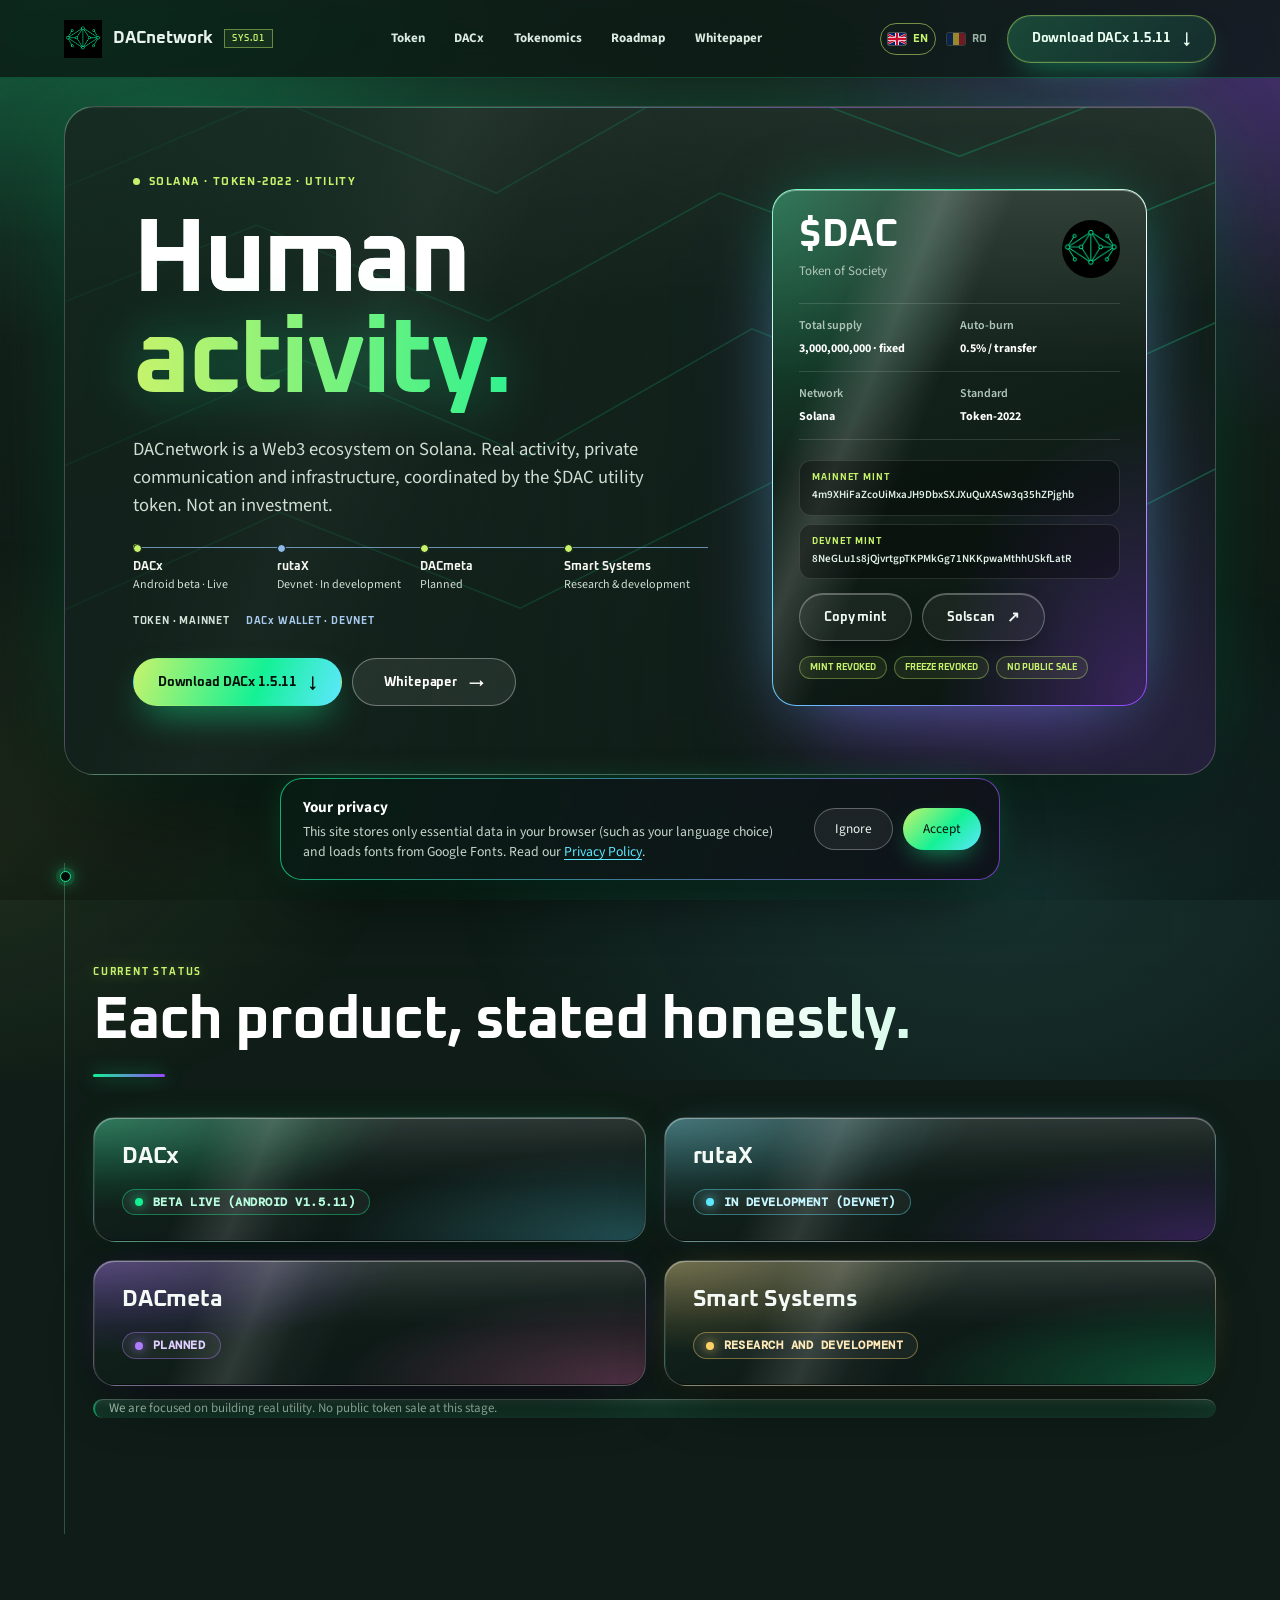
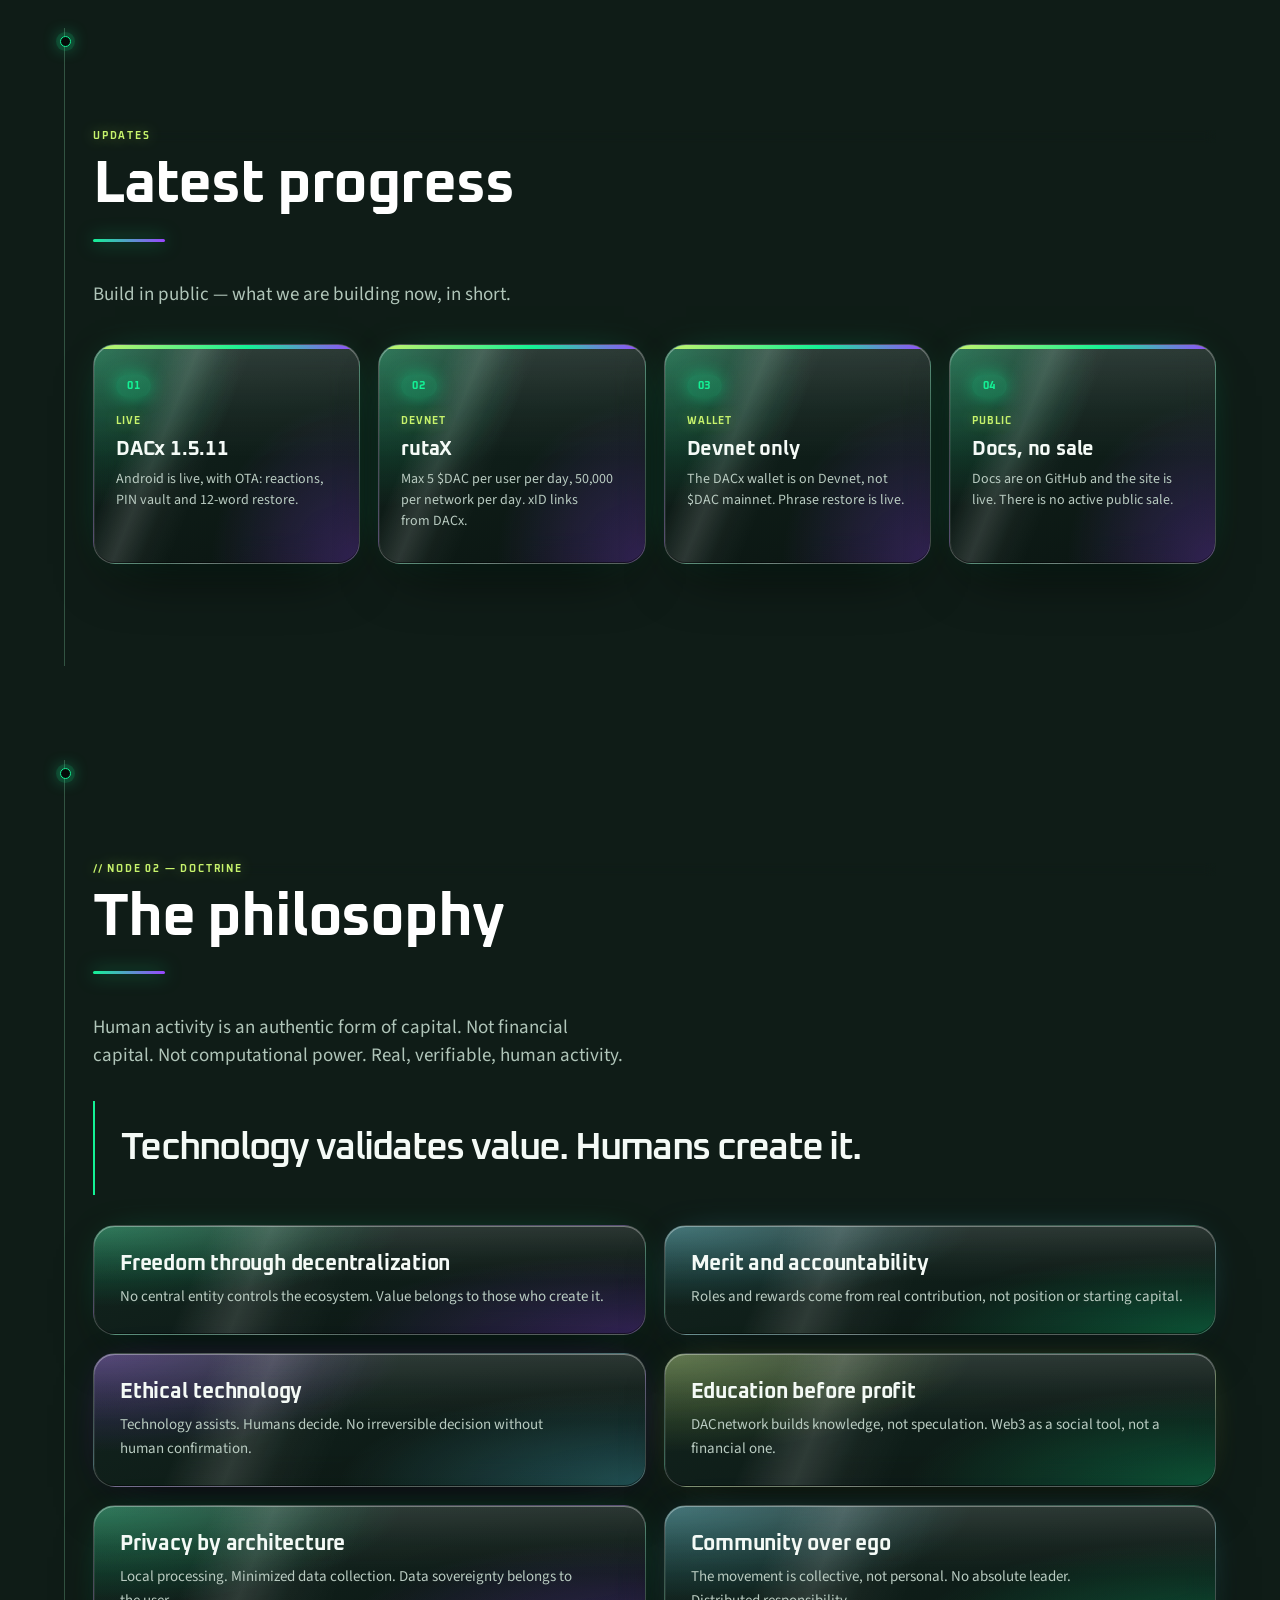
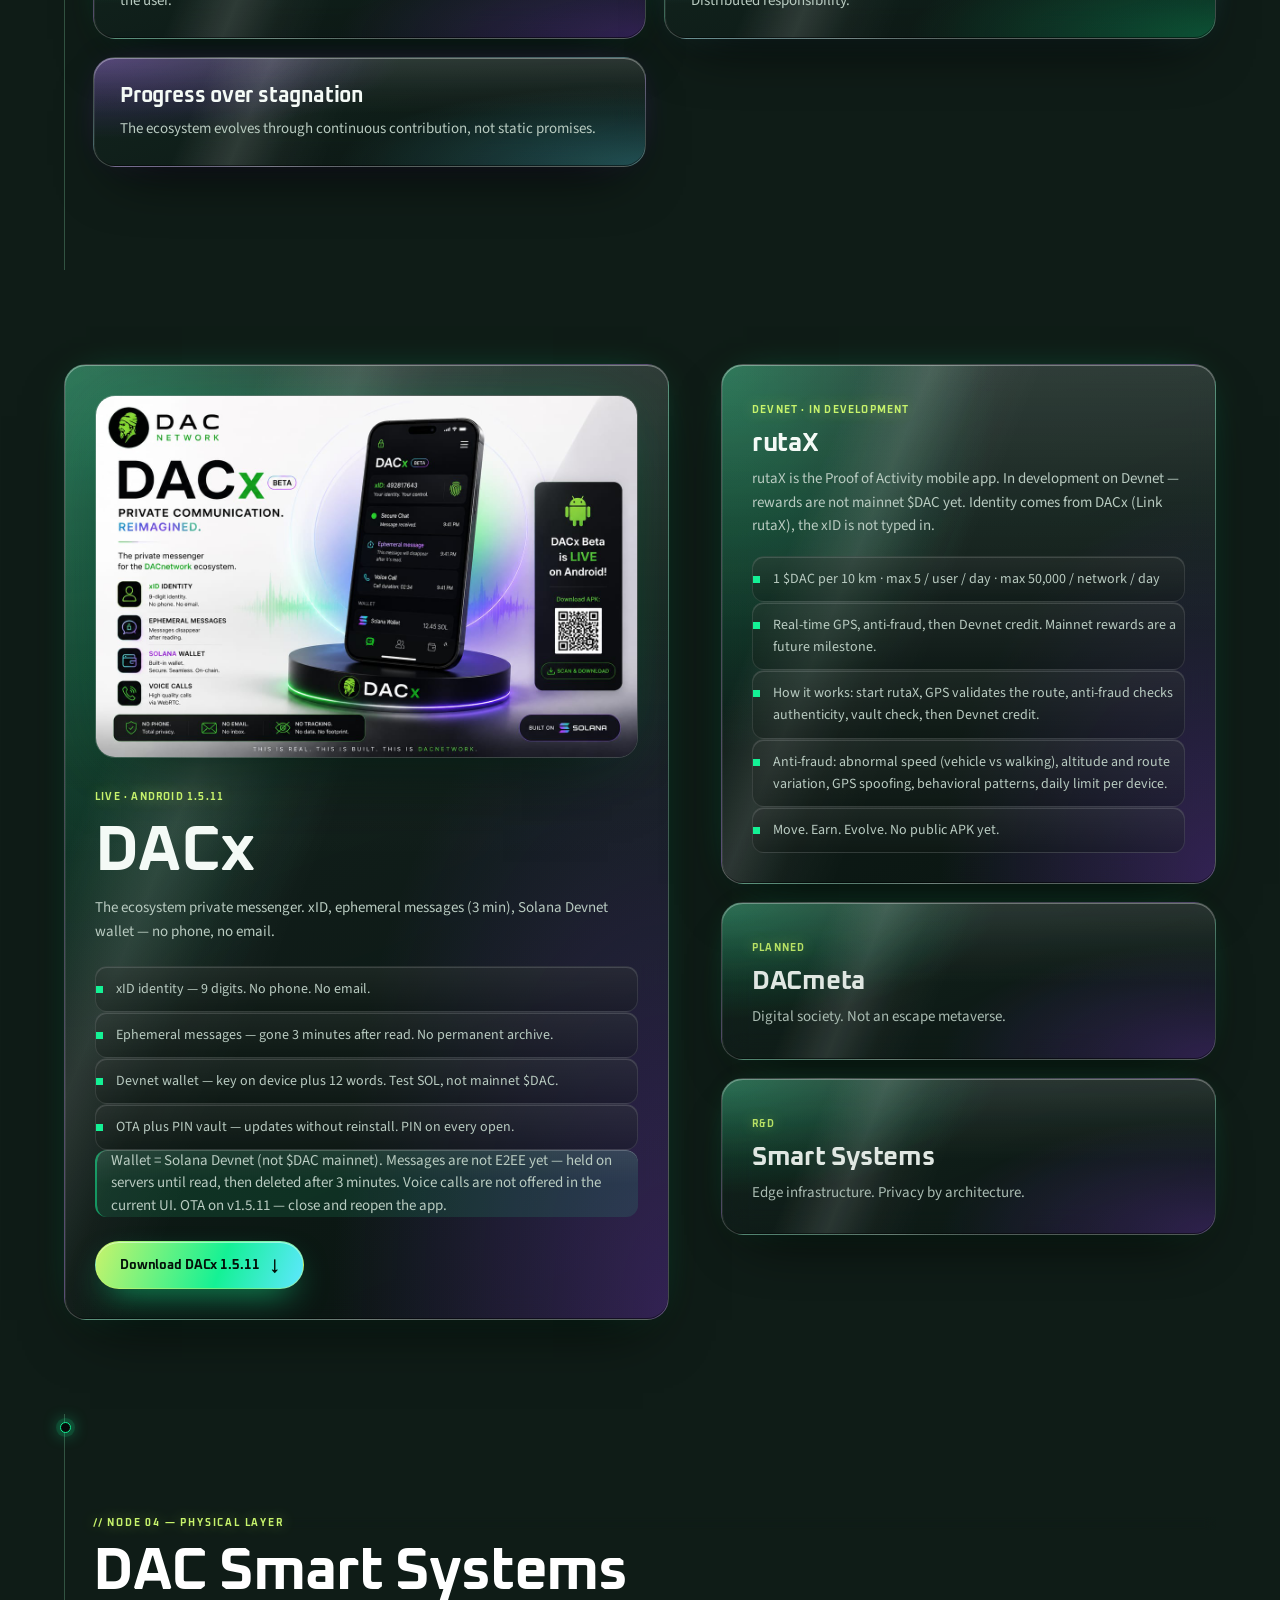
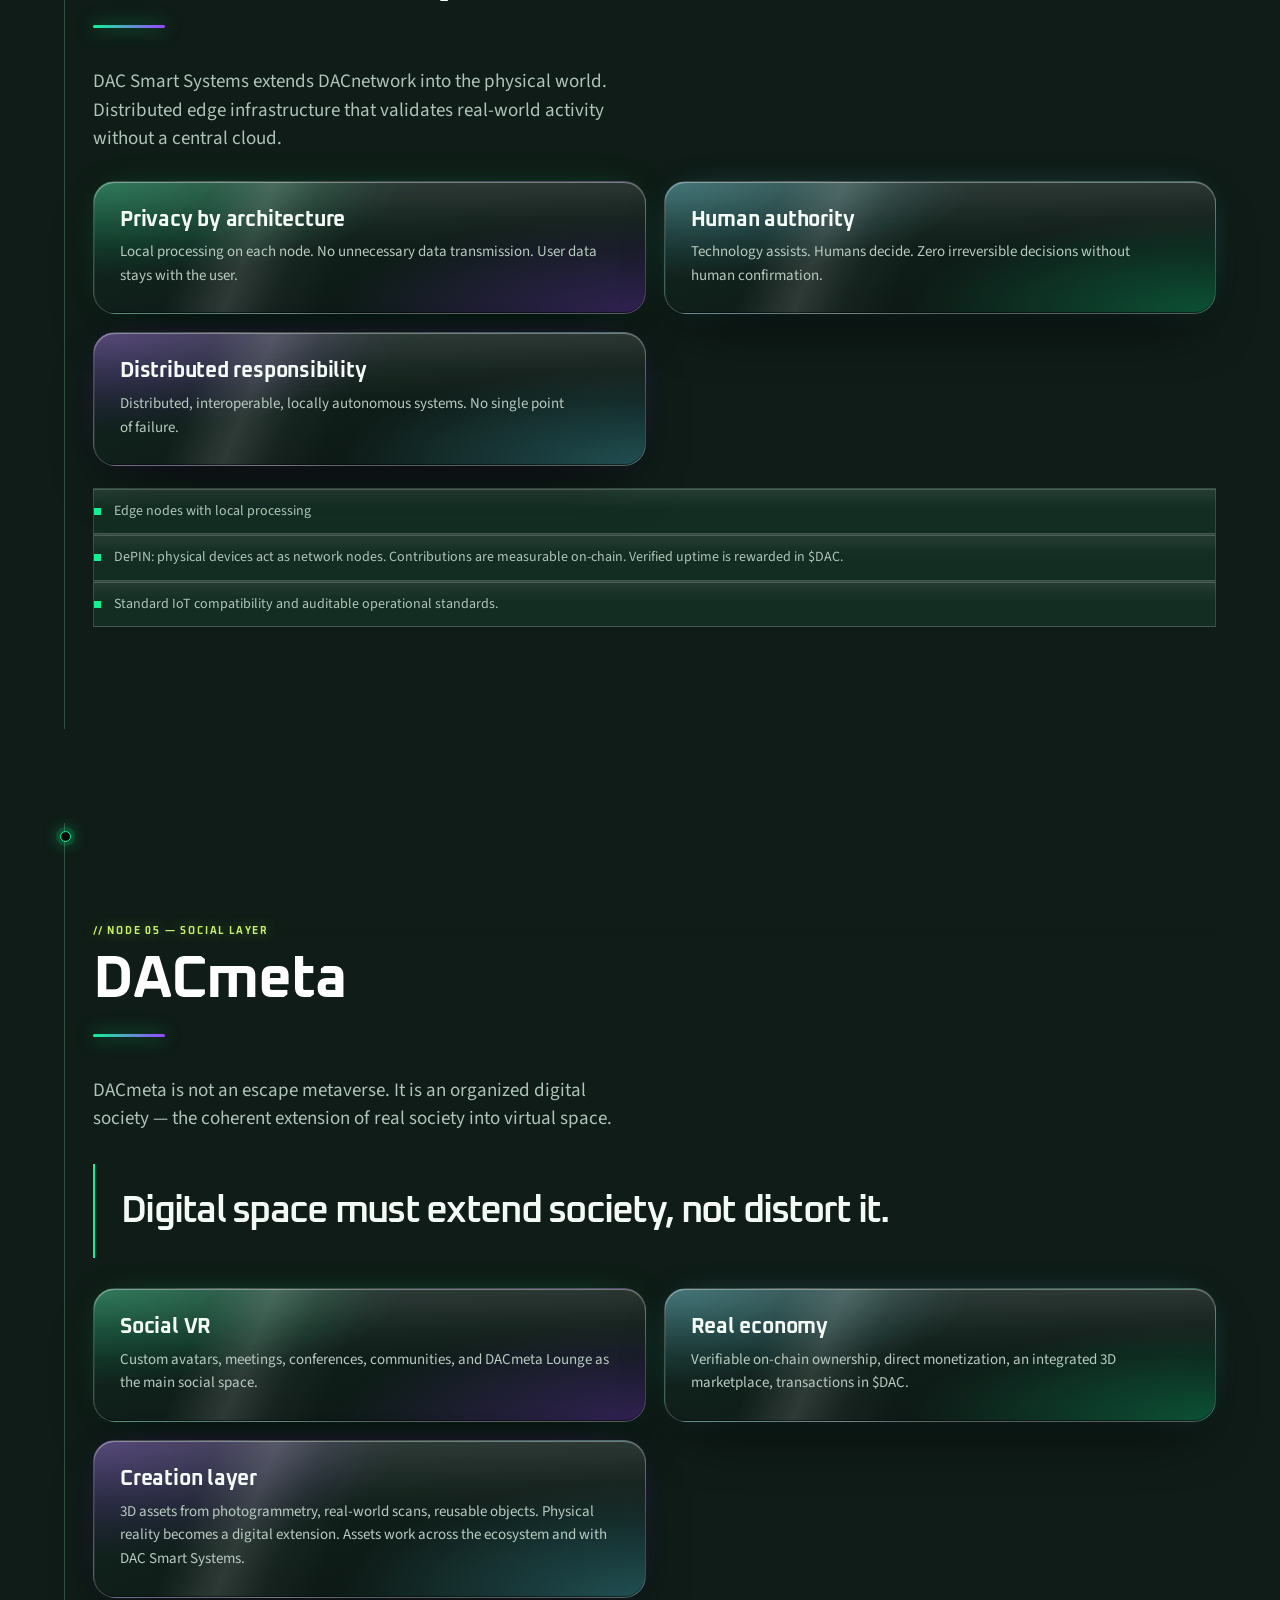
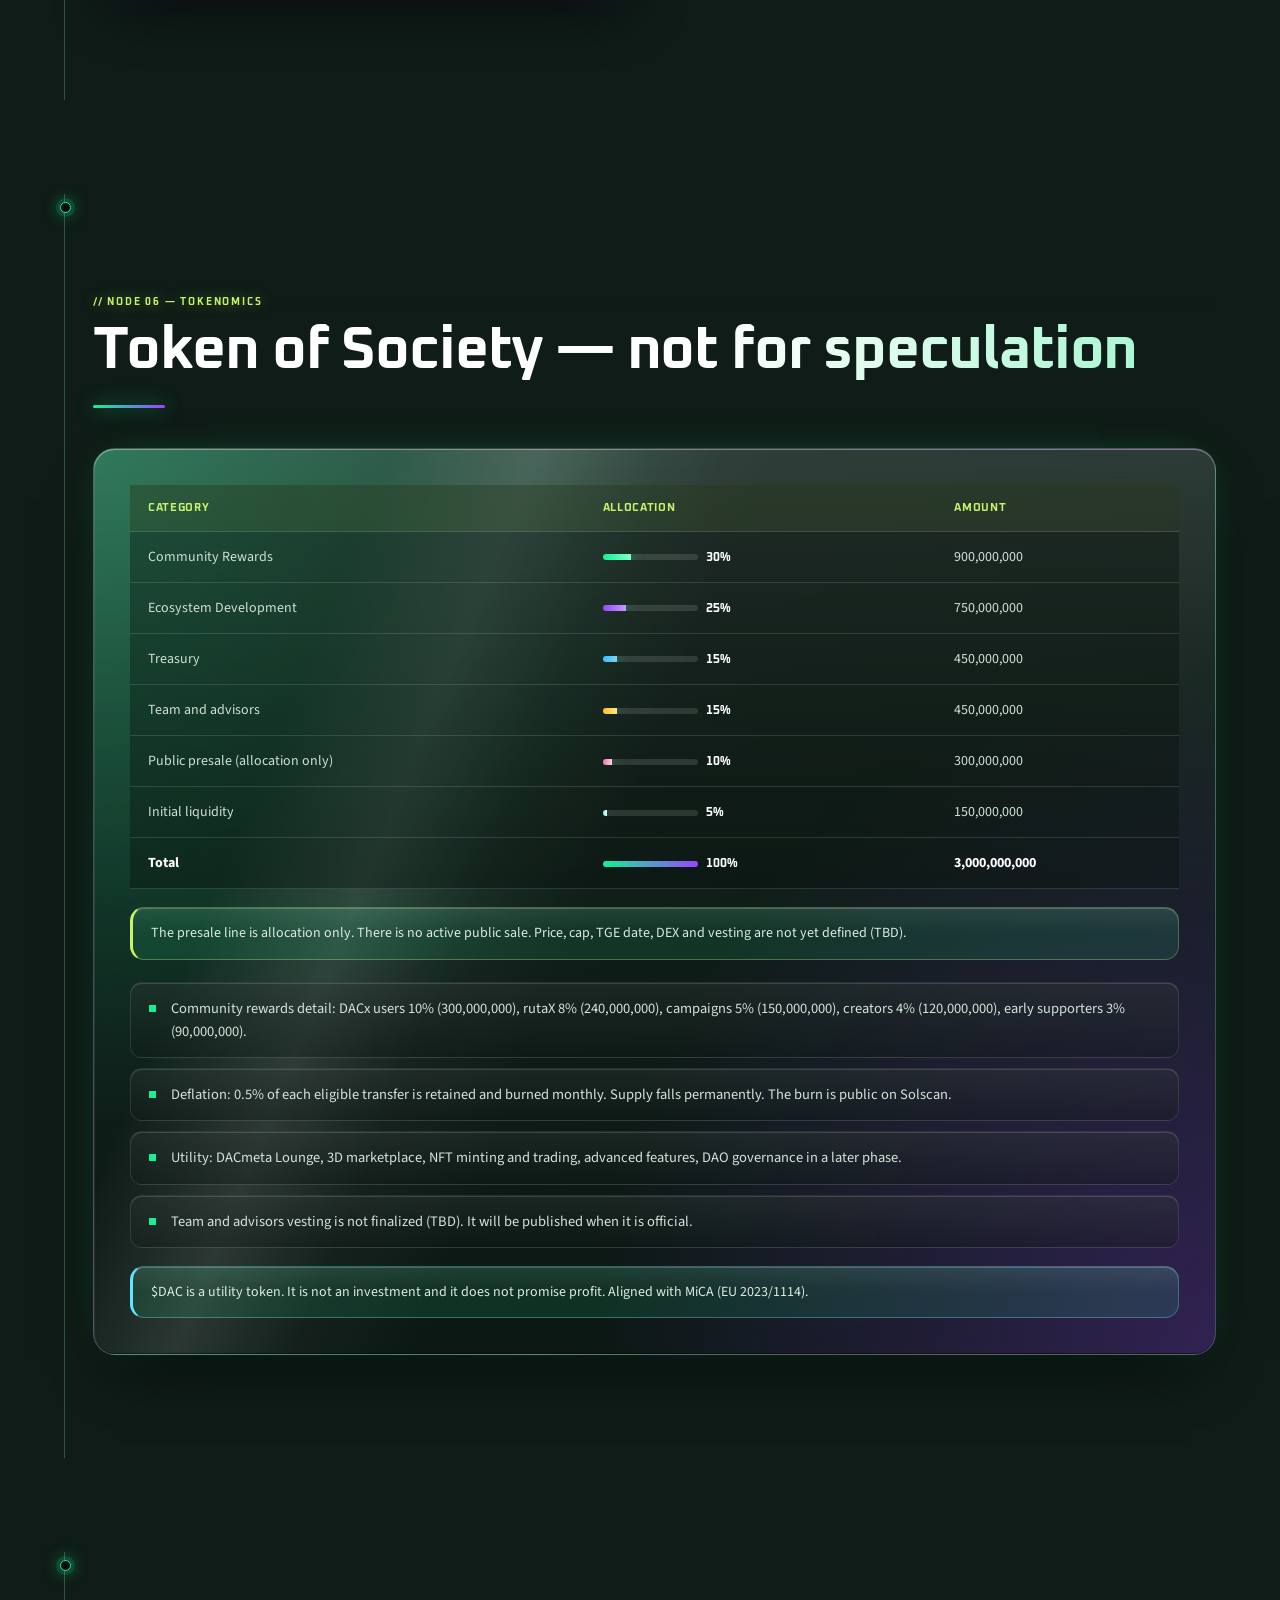
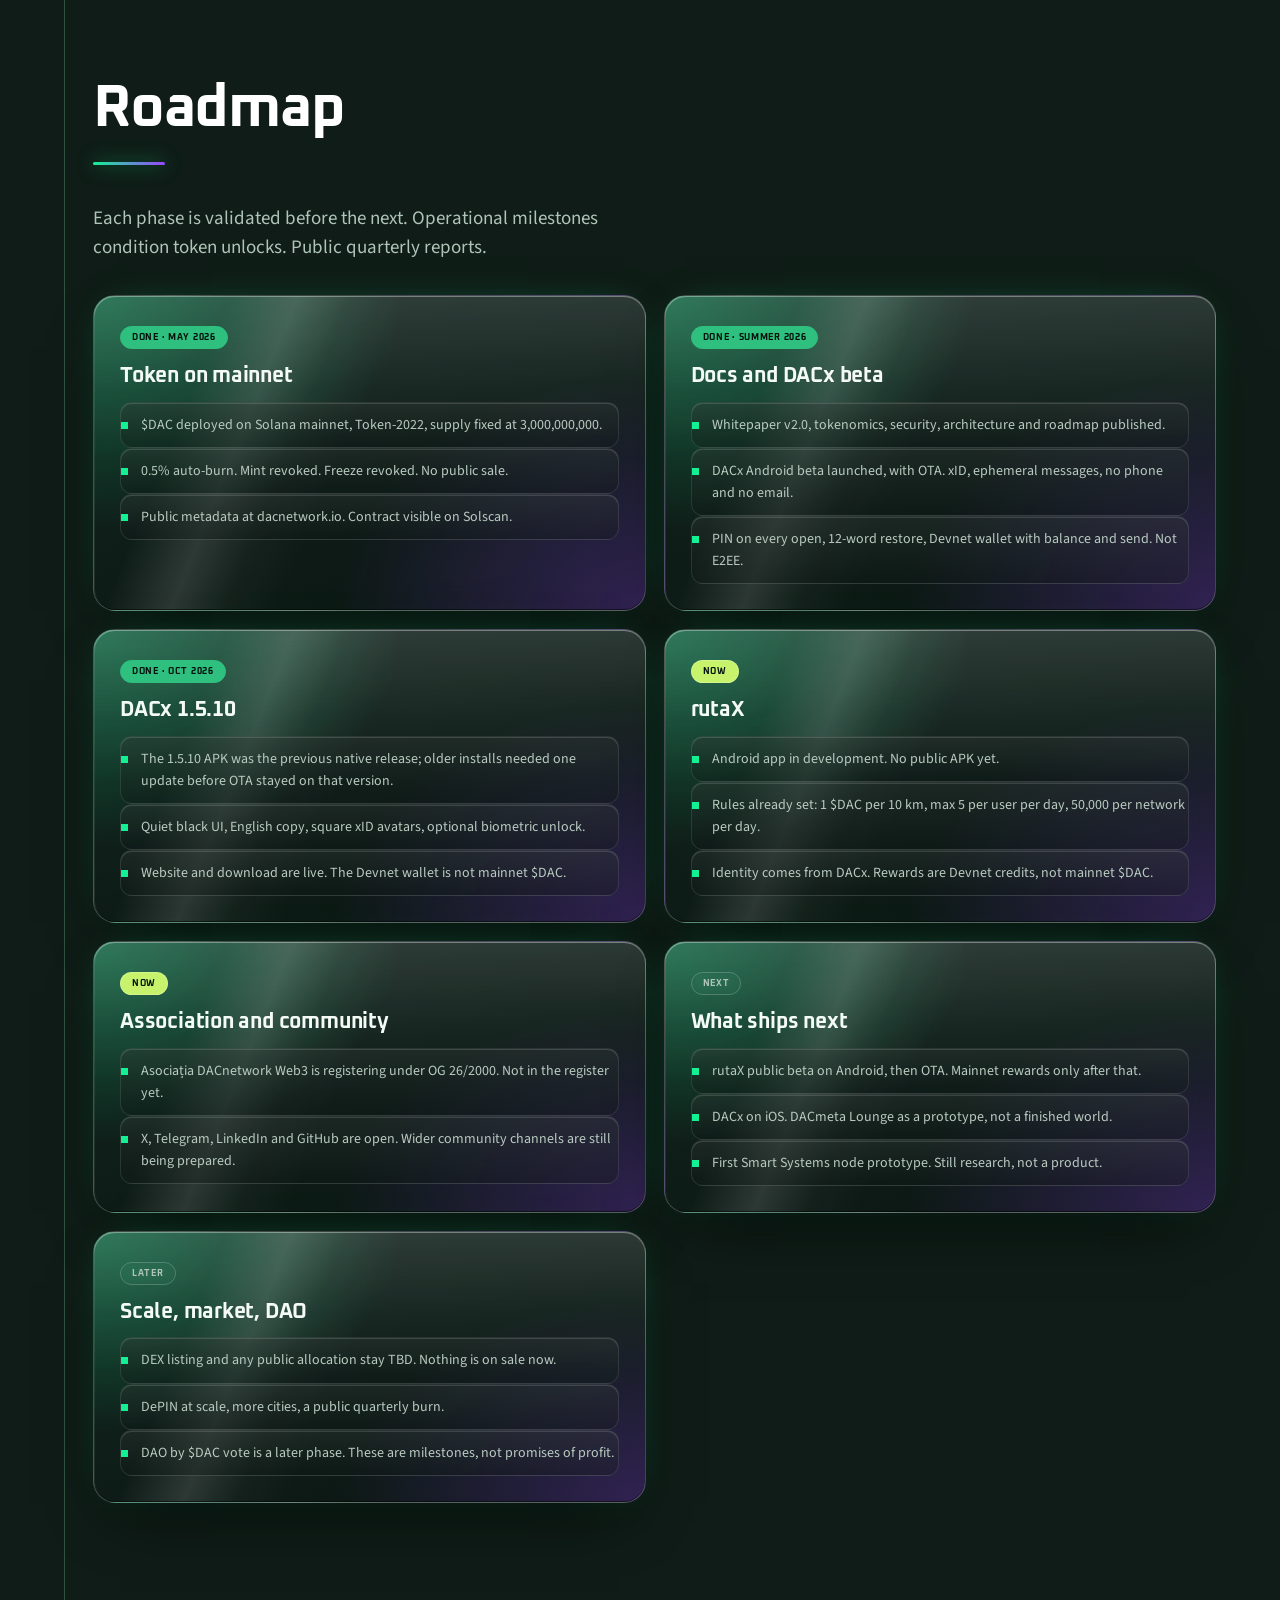
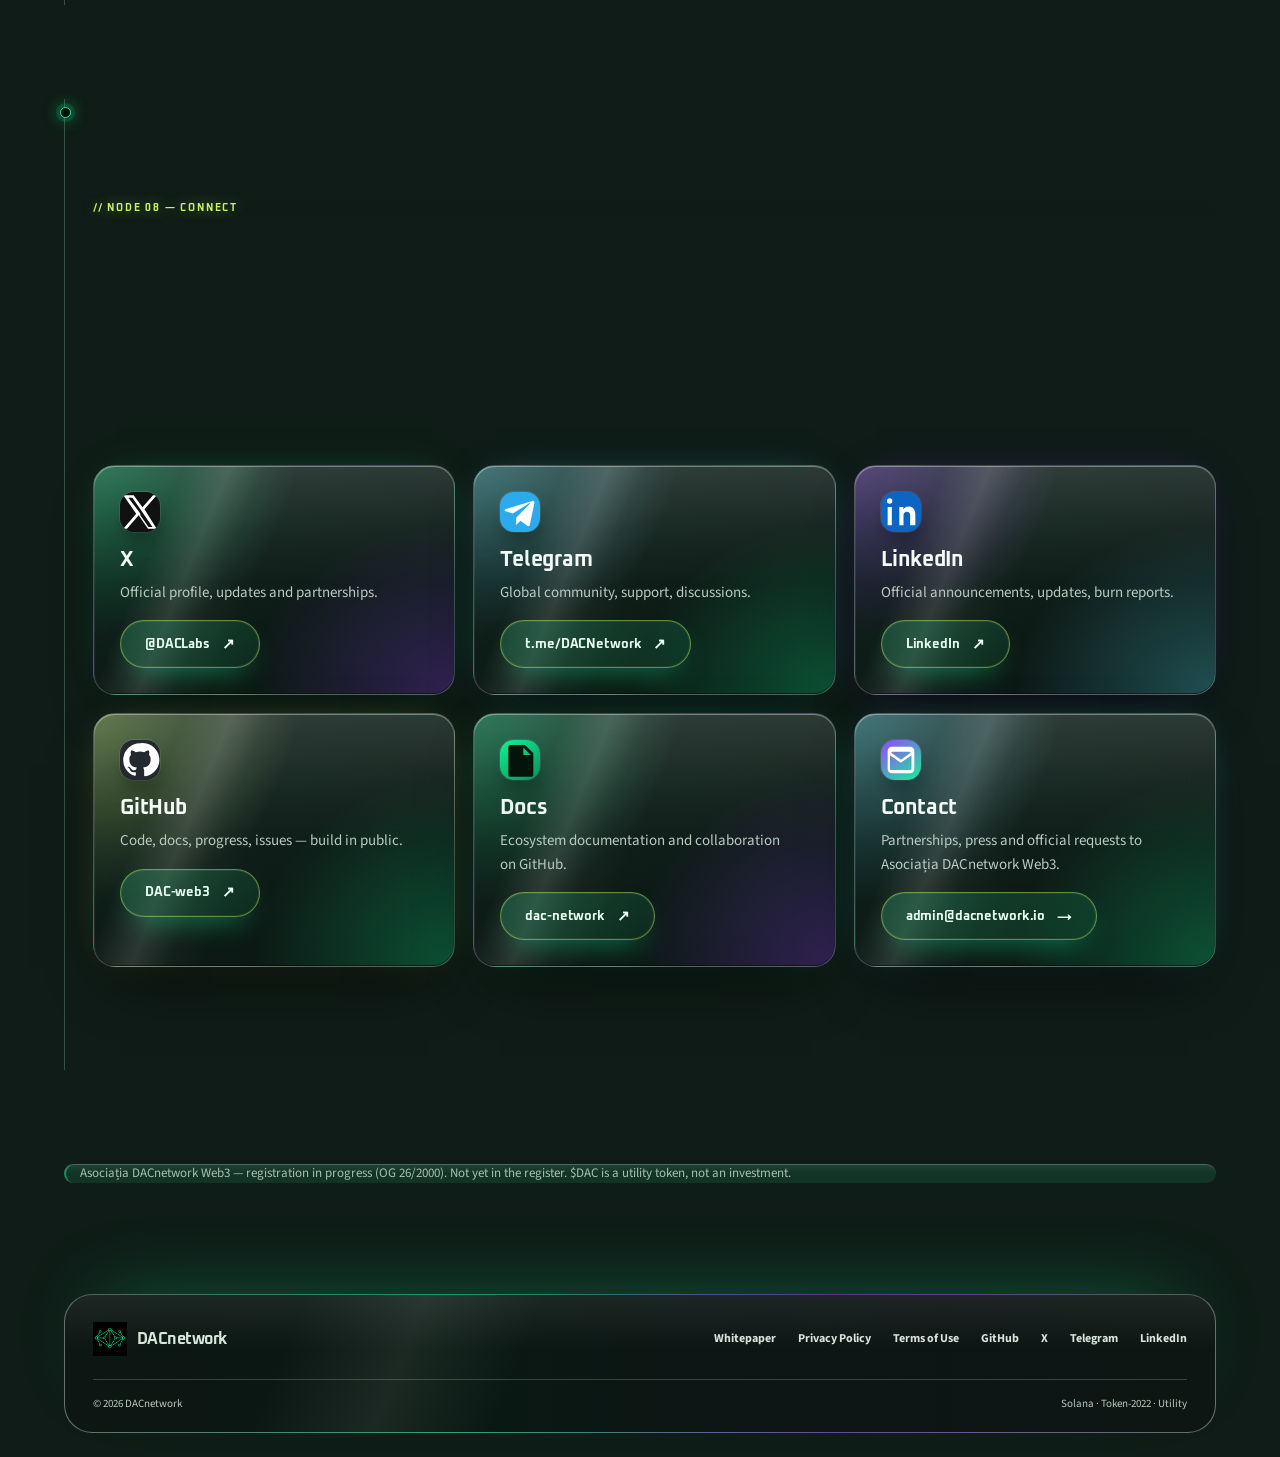
<file: index.html>
<!--
THESIS: DACnetwork is a connected field atlas, not a stack of generic product cards.
OWN-WORLD: Cool mineral stock, deep forest ink, bright route green, cobalt wayfinding, and precise map rules.
STORY: Visitors trace product status and network, distinguish what is live from what is planned, then explore DACx or the complete whitepaper.
FIRST VIEWPORT: Compact masthead above a two-column atlas cover; connected product-status route, Mainnet/Devnet key, and equal DACx/whitepaper actions on the left, token identity and mint labels on the right.
FORM: Atlas of Signal, fourth of seven grounded directions; one continuous, addressable route connects the chapters. Seed a14a094f.
-->
<!doctype html>
<html lang="en">
  <head>
    <meta charset="UTF-8" />
    <meta name="viewport" content="width=device-width, initial-scale=1, viewport-fit=cover" />
    <link rel="icon" type="image/png" href="DAC_logo-sm.png" />
    <link rel="apple-touch-icon" href="DAC_logo-sm.png" />
    <link rel="canonical" href="https://dacnetwork.io/" />
    <title>DACnetwork (DAC) | Solana Token-2022 | $DAC</title>
    <meta name="description" content="DACnetwork is a Web3 ecosystem on Solana. $DAC is a Token-2022 utility token, not an investment. DACx Android 1.5.11 is live. rutaX is in development on Devnet." />
    <meta name="keywords" content="DACnetwork, DAC, $DAC, Solana, Token-2022, DACx, rutaX, DACmeta, utility token, Proof of Activity" />
    <meta name="robots" content="index, follow, max-image-preview:large, max-snippet:-1, max-video-preview:-1" />
    <meta name="googlebot" content="index, follow, max-image-preview:large" />
    <meta name="theme-color" content="#12211b" />
    <meta name="application-name" content="DACnetwork" />
<meta name="format-detection" content="telephone=no" />
<meta name="author" content="Asociația DACnetwork Web3" />
    <meta property="og:type" content="website" />
    <meta property="og:site_name" content="DACnetwork" />
    <meta property="og:title" content="DACnetwork — Value is proven" />
    <meta property="og:description" content="Utility token on Solana. DACx 1.5.11 live. rutaX in development on Devnet." />
    <meta property="og:url" content="https://dacnetwork.io/" />
    <meta property="og:image" content="https://dacnetwork.io/og-image.jpg" />
    <meta property="og:image:width" content="1200" />
    <meta property="og:image:height" content="630" />
    <meta property="og:image:alt" content="DACnetwork — $DAC utility token on Solana" />
    <meta property="og:locale" content="en_US" />
    <meta property="og:locale:alternate" content="ro_RO" />
    <meta name="twitter:card" content="summary_large_image" />
    <meta name="twitter:site" content="@DACLabs" />
    <meta name="twitter:title" content="DACnetwork — Value is proven" />
    <meta name="twitter:description" content="Utility token on Solana. DACx 1.5.11 live. rutaX in development on Devnet." />
    <meta name="twitter:image" content="https://dacnetwork.io/og-image.jpg" />
<meta name="twitter:image:alt" content="DACnetwork - $DAC utility token on Solana" />
    <link rel="preconnect" href="https://fonts.googleapis.com" />
    <link rel="preconnect" href="https://fonts.gstatic.com" crossorigin />
    <link href="https://fonts.googleapis.com/css2?family=DM+Mono:wght@400;500&family=Outfit:wght@400;600;700;800&display=swap" rel="stylesheet" />
    <link rel="stylesheet" href="assets/site-premium.css?v=26" />
    <script type="application/ld+json">
      {
        "@context": "https://schema.org",
        "@graph": [
          {
            "@type": "Organization",
            "@id": "https://dacnetwork.io/#organization",
            "name": "DACnetwork",
            "legalName": "Asociația DACnetwork Web3",
            "url": "https://dacnetwork.io/",
            "logo": "https://dacnetwork.io/DAC_logo.png",
            "email": "admin@dacnetwork.io",
            "sameAs": ["https://x.com/DACLabs","https://t.me/DACNetwork","https://github.com/DAC-web3","https://solscan.io/token/4m9XHiFaZcoUiMxaJH9DbxSXJXuQuXASw3q35hZPjghb"]
          },
          {
            "@type": "WebSite",
            "@id": "https://dacnetwork.io/#website",
            "publisher": { "@id": "https://dacnetwork.io/#organization" },
            "url": "https://dacnetwork.io/",
            "name": "DACnetwork",
            "inLanguage": ["en","ro"]
          },
          {
            "@type": "WebPage",
            "url": "https://dacnetwork.io/",
            "name": "DACnetwork (DAC) | Solana Token-2022 | $DAC",
            "description": "Utility token on Solana. DACx Android 1.5.11 is live. rutaX is in development on Devnet.",
            "inLanguage": ["en","ro"],
            "isPartOf": { "@type": "WebSite", "url": "https://dacnetwork.io/" },
            "primaryImageOfPage": "https://dacnetwork.io/og-image.jpg"
          },
          {
            "@type": "SoftwareApplication",
            "name": "DACx",
            "applicationCategory": "CommunicationApplication",
            "operatingSystem": "Android",
            "softwareVersion": "1.5.11",
            "offers": { "@type": "Offer", "price": "0", "priceCurrency": "USD" },
            "downloadUrl": "https://github.com/DAC-web3/dacx/releases/download/v1.5.11/dacx-1.5.11.apk",
            "description": "Private messenger: xID, ephemeral messages, Solana Devnet wallet. Not end-to-end encrypted."
          }
        ]
      }
    </script>
  </head>
  <body>
    <div class="wrap" id="top">
      <header class="nav">
        <a class="brand" href="index.html"><img src="DAC_logo.png" width="42" height="42" alt="DACnetwork" /><span class="brand-name">DACnetwork</span><span class="sys">SYS.01</span></a>
        <button class="menu" id="menuBtn" type="button" aria-expanded="false" aria-controls="navLinks" aria-label="Menu"><span></span><span></span><span></span></button>
        <nav class="nav-links" id="navLinks">
          <a href="#token" data-en="Token" data-ro="Token">Token</a>
          <a href="#dacx">DACx</a>
          <a href="#tokenomics" data-en="Tokenomics" data-ro="Tokenomics">Tokenomics</a>
          <a href="#roadmap" data-en="Roadmap" data-ro="Roadmap">Roadmap</a>
          <a href="whitepaper.html" data-t="wp">Whitepaper</a>
        </nav>
        <div class="nav-actions">
          <div class="lang">
            <button type="button" data-lang="en" onclick="dacSetLang('en')">EN</button>
            <button type="button" data-lang="ro" onclick="dacSetLang('ro')">RO</button>
          </div>
          <a class="btn btn-mint" href="https://github.com/DAC-web3/dacx/releases/download/v1.5.11/dacx-1.5.11.apk" download="dacx-1.5.11.apk" data-t="apk">Download DACx 1.5.11</a>
        </div>
      </header>

      <main>
        <section class="hero">
          <div class="stage">
            <div class="kicker"><i></i><span data-t="kicker">Solana · Token-2022 · Utility</span></div>
            <p class="signal"><span class="dot"></span><span data-en="Signal live · network quiet · utility only" data-ro="Semnal live · rețea liniștită · doar utilitate">Signal live · network quiet · utility only</span></p>
            <h1><span data-t="h1a">Human</span><br /><em data-t="h1b">activity.</em></h1>
            <p class="lead" data-t="lead">DACnetwork is a Web3 ecosystem on Solana. Real activity, private communication and infrastructure, coordinated by the $DAC utility token. Not an investment.</p>
            <nav class="signal-route" aria-label="DACnetwork product status">
              <a class="signal-stop" href="#dacx"><strong>DACx</strong><small data-en="Android beta · Live" data-ro="Beta Android · Live">Android beta · Live</small></a>
              <a class="signal-stop" href="#roadmap"><strong>rutaX</strong><small data-en="Devnet · In development" data-ro="Devnet · În dezvoltare">Devnet · In development</small></a>
              <a class="signal-stop" href="#meta"><strong>DACmeta</strong><small data-en="Planned" data-ro="Planificat">Planned</small></a>
              <a class="signal-stop" href="#smart"><strong>Smart Systems</strong><small data-en="Research &amp; development" data-ro="Cercetare și dezvoltare">Research &amp; development</small></a>
            </nav>
            <div class="network-note"><span data-en="TOKEN · MAINNET" data-ro="TOKEN · MAINNET">TOKEN · MAINNET</span><span data-en="DACx WALLET · DEVNET" data-ro="WALLET DACx · DEVNET">DACx WALLET · DEVNET</span></div>
            <div class="cta">
              <a class="btn btn-mint" href="https://github.com/DAC-web3/dacx/releases/download/v1.5.11/dacx-1.5.11.apk" download="dacx-1.5.11.apk" data-t="apk">Download DACx 1.5.11</a>
              <a class="btn btn-mint" href="whitepaper.html" data-t="wp">Whitepaper</a>
            </div>
          </div>
          <aside class="glass token instrument" id="token">
            <div class="token-top">
              <div>
                <h2>$DAC</h2>
                <p class="sub" data-t="tos">Token of Society</p>
              </div>
              <img src="DAC_logo.png" width="72" height="72" alt="$DAC" style="border-radius:50%" />
            </div>
            <div class="stats">
              <div class="stat"><b data-t="supply">Total supply</b><span data-en="3,000,000,000 · fixed" data-ro="3.000.000.000 · fix">3,000,000,000 · fixed</span></div>
              <div class="stat"><b data-t="burn">Auto-burn</b><span data-en="0.5% / transfer" data-ro="0,5% / transfer">0.5% / transfer</span></div>
              <div class="stat"><b data-t="net">Network</b><span>Solana</span></div>
              <div class="stat"><b data-t="std">Standard</b><span>Token-2022</span></div>
            </div>
            <div class="addr" style="margin-bottom:8px"><b data-t="mainnet">Mainnet mint</b>4m9XHiFaZcoUiMxaJH9DbxSXJXuQuXASw3q35hZPjghb</div>
            <div class="addr"><b data-t="devnet">Devnet mint</b>8NeGLu1s8jQjvrtgpTKPMkGg71NKKpwaMthhUSkfLatR</div>
            <div class="cta">
              <button class="btn btn-glass" type="button" id="copyMint" data-t="copy">Copy mint</button>
              <a class="btn btn-glass" href="https://solscan.io/token/4m9XHiFaZcoUiMxaJH9DbxSXJXuQuXASw3q35hZPjghb" target="_blank" rel="noopener" data-t="sol">Solscan</a>
            </div>
            <div class="flags">
              <i data-t="mint">Mint revoked</i>
              <i data-t="freeze">Freeze revoked</i>
              <i data-t="sale">No public sale</i>
            </div>
          </aside>
        </section>

        <section class="sec" id="status">
          <p class="tag" data-en="CURRENT STATUS" data-ro="STARE CURENTĂ">CURRENT STATUS</p>
          <h2 data-en="Each product, stated honestly." data-ro="Fiecare produs, spus onest.">Each product, stated honestly.</h2>
          <div class="cols">
            <article class="glass block"><h3>DACx</h3><p data-en="Beta Live (Android v1.5.11)" data-ro="Beta Live (Android v1.5.11)">Beta Live (Android v1.5.11)</p></article>
            <article class="glass block"><h3>rutaX</h3><p data-en="In development (Devnet)" data-ro="În dezvoltare (Devnet)">In development (Devnet)</p></article>
            <article class="glass block"><h3>DACmeta</h3><p data-en="Planned" data-ro="Planificat">Planned</p></article>
            <article class="glass block"><h3>Smart Systems</h3><p data-en="Research and development" data-ro="Cercetare și dezvoltare">Research and development</p></article>
          </div>
          <p class="note" data-en="We are focused on building real utility. No public token sale at this stage." data-ro="Ne concentrăm pe utilitate reală. Nu există vânzare publică de token în această etapă.">We are focused on building real utility. No public token sale at this stage.</p>
        </section>

        <section class="sec" id="progress">
          <p class="tag" data-en="UPDATES" data-ro="ACTUALIZĂRI">UPDATES</p>
          <h2 data-en="Latest progress" data-ro="Progres recent">Latest progress</h2>
          <p class="lead" data-en="Build in public — what we are building now, in short." data-ro="Build in public — ce construim acum, pe scurt.">Build in public — what we are building now, in short.</p>
          <div class="feed">
            <article class="glass feed-card">
              <span class="pulse">01</span>
              <small data-en="LIVE" data-ro="LIVE">LIVE</small>
              <h3>DACx 1.5.11</h3>
              <p data-en="Android is live, with OTA: reactions, PIN vault and 12-word restore." data-ro="Android e live, cu OTA: reacții, PIN vault și restore pe 12 cuvinte.">Android is live, with OTA: reactions, PIN vault and 12-word restore.</p>
            </article>
            <article class="glass feed-card">
              <span class="pulse alt">02</span>
              <small data-en="DEVNET" data-ro="DEVNET">DEVNET</small>
              <h3>rutaX</h3>
              <p data-en="Max 5 $DAC per user per day, 50,000 per network per day. xID links from DACx." data-ro="Max 5 $DAC pe user pe zi, 50.000 pe rețea pe zi. xID-ul se leagă din DACx.">Max 5 $DAC per user per day, 50,000 per network per day. xID links from DACx.</p>
            </article>
            <article class="glass feed-card">
              <span class="pulse">03</span>
              <small data-en="WALLET" data-ro="WALLET">WALLET</small>
              <h3 data-en="Devnet only" data-ro="Doar Devnet">Devnet only</h3>
              <p data-en="The DACx wallet is on Devnet, not $DAC mainnet. Phrase restore is live." data-ro="Wallet-ul DACx e pe Devnet, nu $DAC mainnet. Restore-ul pe frază e live.">The DACx wallet is on Devnet, not $DAC mainnet. Phrase restore is live.</p>
            </article>
            <article class="glass feed-card">
              <span class="pulse alt">04</span>
              <small data-en="PUBLIC" data-ro="PUBLIC">PUBLIC</small>
              <h3 data-en="Docs, no sale" data-ro="Docs, fără vânzare">Docs, no sale</h3>
              <p data-en="Docs are on GitHub and the site is live. There is no active public sale." data-ro="Documentația e pe GitHub și site-ul e live. Nu există vânzare publică activă.">Docs are on GitHub and the site is live. There is no active public sale.</p>
            </article>
          </div>
        </section>

        <section class="sec" id="doctrine">
          <p class="tag" data-en="// NODE 02 — DOCTRINE" data-ro="// NOD 02 — DOCTRINĂ">// NODE 02 — DOCTRINE</p>
          <h2 data-en="The philosophy" data-ro="Filozofia">The philosophy</h2>
          <p class="lead" data-en="Human activity is an authentic form of capital. Not financial capital. Not computational power. Real, verifiable, human activity." data-ro="Activitatea umană reprezintă o formă autentică de capital. Nu capitalul financiar. Nu puterea computațională. Activitatea reală, verificabilă, umană.">Human activity is an authentic form of capital. Not financial capital. Not computational power. Real, verifiable, human activity.</p>
          <p class="quote" data-en="Technology validates value. Humans create it." data-ro="Tehnologia validează valoarea. Oamenii o creează.">Technology validates value. Humans create it.</p>
          <div class="cols">
            <article class="glass block"><h3 data-en="Freedom through decentralization" data-ro="Libertate prin descentralizare">Freedom through decentralization</h3><p data-en="No central entity controls the ecosystem. Value belongs to those who create it." data-ro="Nicio entitate centrală nu controlează ecosistemul. Valoarea aparține celor care o creează.">No central entity controls the ecosystem. Value belongs to those who create it.</p></article>
            <article class="glass block"><h3 data-en="Merit and accountability" data-ro="Merit și responsabilitate">Merit and accountability</h3><p data-en="Roles and rewards come from real contribution, not position or starting capital." data-ro="Funcțiile și recompensele sunt acordate prin contribuție reală, nu prin poziție sau capital inițial.">Roles and rewards come from real contribution, not position or starting capital.</p></article>
            <article class="glass block"><h3 data-en="Ethical technology" data-ro="Tehnologie etică">Ethical technology</h3><p data-en="Technology assists. Humans decide. No irreversible decision without human confirmation." data-ro="Tehnologia asistă. Omul decide. Nicio decizie ireversibilă fără confirmare umană.">Technology assists. Humans decide. No irreversible decision without human confirmation.</p></article>
            <article class="glass block"><h3 data-en="Education before profit" data-ro="Educație înaintea profitului">Education before profit</h3><p data-en="DACnetwork builds knowledge, not speculation. Web3 as a social tool, not a financial one." data-ro="DACnetwork construiește cunoaștere, nu speculație. Web3 ca instrument social, nu financiar.">DACnetwork builds knowledge, not speculation. Web3 as a social tool, not a financial one.</p></article>
            <article class="glass block"><h3 data-en="Privacy by architecture" data-ro="Privacy by architecture">Privacy by architecture</h3><p data-en="Local processing. Minimized data collection. Data sovereignty belongs to the user." data-ro="Procesare locală. Minimizare colectare date. Suveranitatea datelor aparține utilizatorului.">Local processing. Minimized data collection. Data sovereignty belongs to the user.</p></article>
            <article class="glass block"><h3 data-en="Community over ego" data-ro="Comunitate înaintea ego-ului">Community over ego</h3><p data-en="The movement is collective, not personal. No absolute leader. Distributed responsibility." data-ro="Mișcarea este colectivă, nu personală. Niciun lider absolut. Distribuție de responsabilitate.">The movement is collective, not personal. No absolute leader. Distributed responsibility.</p></article>
            <article class="glass block"><h3 data-en="Progress over stagnation" data-ro="Progres înaintea stagnării">Progress over stagnation</h3><p data-en="The ecosystem evolves through continuous contribution, not static promises." data-ro="Ecosistemul evoluează prin contribuție continuă, nu prin promisiuni statice.">The ecosystem evolves through continuous contribution, not static promises.</p></article>
          </div>
        </section>

        <section class="grid" id="stack">
          <article class="glass card" id="dacx">
            <img class="shot" src="dacx-promo.jpg" width="960" height="540" alt="DACx Android app screens: private messenger with xID and Solana wallet" loading="lazy" decoding="async" />
            <small data-t="live">Live · Android 1.5.11</small>
            <h3>DACx</h3>
            <p data-en="The ecosystem private messenger. xID, ephemeral messages (3 min), Solana Devnet wallet — no phone, no email." data-ro="Messengerul privat al ecosistemului. xID, mesaje efemere (3 min), wallet Solana Devnet — fără telefon, fără email.">The ecosystem private messenger. xID, ephemeral messages (3 min), Solana Devnet wallet — no phone, no email.</p>
            <ul class="clean">
              <li data-en="xID identity — 9 digits. No phone. No email." data-ro="Identitate xID — 9 cifre. Fără telefon. Fără email.">xID identity — 9 digits. No phone. No email.</li>
              <li data-en="Ephemeral messages — gone 3 minutes after read. No permanent archive." data-ro="Mesaje efemere — dispar la 3 minute după citire. Fără arhivă permanentă.">Ephemeral messages — gone 3 minutes after read. No permanent archive.</li>
              <li data-en="Devnet wallet — key on device plus 12 words. Test SOL, not mainnet $DAC." data-ro="Wallet Devnet — cheie pe telefon plus 12 cuvinte. Test SOL, nu $DAC mainnet.">Devnet wallet — key on device plus 12 words. Test SOL, not mainnet $DAC.</li>
              <li data-en="OTA plus PIN vault — updates without reinstall. PIN on every open." data-ro="OTA plus PIN vault — update-uri fără reinstall. PIN la fiecare deschidere.">OTA plus PIN vault — updates without reinstall. PIN on every open.</li>
            </ul>
            <p class="note" data-en="Wallet = Solana Devnet (not $DAC mainnet). Messages are not E2EE yet — held on servers until read, then deleted after 3 minutes. Voice calls are not offered in the current UI. OTA on v1.5.11 — close and reopen the app." data-ro="Wallet = Solana Devnet (nu $DAC mainnet). Mesajele nu sunt încă E2EE — stau pe server până sunt citite, apoi dispar în 3 minute. Apelurile vocale nu sunt oferite acum. Actualizări OTA pe v1.5.11 — închide și redeschide app-ul.">Wallet = Solana Devnet (not $DAC mainnet). Messages are not E2EE yet — held on servers until read, then deleted after 3 minutes. Voice calls are not offered in the current UI. OTA on v1.5.11 — close and reopen the app.</p>
            <div class="cta">
              <a class="btn btn-mint" href="https://github.com/DAC-web3/dacx/releases/download/v1.5.11/dacx-1.5.11.apk" download="dacx-1.5.11.apk" data-t="apk">Download DACx 1.5.11</a>
            </div>
          </article>
          <div class="stack">
            <article class="glass card slim">
              <small data-t="dev">Devnet · In development</small>
              <h3>rutaX</h3>
              <p data-en="rutaX is the Proof of Activity mobile app. In development on Devnet — rewards are not mainnet $DAC yet. Identity comes from DACx (Link rutaX), the xID is not typed in." data-ro="rutaX este aplicația mobilă Proof of Activity. În dezvoltare pe Devnet — recompensele nu sunt încă $DAC pe mainnet. Identitatea vine din DACx (Link rutaX), nu se tastează xID-ul.">rutaX is the Proof of Activity mobile app. In development on Devnet — rewards are not mainnet $DAC yet. Identity comes from DACx (Link rutaX), the xID is not typed in.</p>
              <ul class="clean">
                <li data-en="1 $DAC per 10 km · max 5 / user / day · max 50,000 / network / day" data-ro="1 $DAC per 10 km · max 5 / user / zi · max 50.000 / rețea / zi">1 $DAC per 10 km · max 5 / user / day · max 50,000 / network / day</li>
                <li data-en="Real-time GPS, anti-fraud, then Devnet credit. Mainnet rewards are a future milestone." data-ro="GPS în timp real, anti-fraudă, apoi credit pe Devnet. Recompensele mainnet sunt un milestone viitor.">Real-time GPS, anti-fraud, then Devnet credit. Mainnet rewards are a future milestone.</li>
                <li data-en="How it works: start rutaX, GPS validates the route, anti-fraud checks authenticity, vault check, then Devnet credit." data-ro="Cum funcționează: pornești rutaX, GPS validează traseul, anti-frauda verifică autenticitatea, verificare vault, apoi credit pe Devnet.">How it works: start rutaX, GPS validates the route, anti-fraud checks authenticity, vault check, then Devnet credit.</li>
                <li data-en="Anti-fraud: abnormal speed (vehicle vs walking), altitude and route variation, GPS spoofing, behavioral patterns, daily limit per device." data-ro="Anti-fraudă: viteză anormală (transport vs mers), altitudine și variație de traseu, GPS spoofing, tipare de comportament, limită zilnică pe dispozitiv.">Anti-fraud: abnormal speed (vehicle vs walking), altitude and route variation, GPS spoofing, behavioral patterns, daily limit per device.</li>
                <li data-en="Move. Earn. Evolve. No public APK yet." data-ro="Mișcă. Câștigă. Evoluează. Încă nu există APK public.">Move. Earn. Evolve. No public APK yet.</li>
              </ul>
            </article>
            <article class="glass card slim planned">
              <small data-t="plan">Planned</small>
              <h3>DACmeta</h3>
              <p data-t="metaBody">Digital society. Not an escape metaverse.</p>
            </article>
            <article class="glass card slim planned">
              <small data-t="rd">R&amp;D</small>
              <h3>Smart Systems</h3>
              <p data-t="smartBody">Edge infrastructure. Privacy by architecture.</p>
            </article>
          </div>
        </section>
        <section class="sec" id="smart">
          <p class="tag" data-en="// NODE 04 — PHYSICAL LAYER" data-ro="// NOD 04 — STRAT FIZIC">// NODE 04 — PHYSICAL LAYER</p>
          <h2>DAC Smart Systems</h2>
          <p class="lead" data-en="DAC Smart Systems extends DACnetwork into the physical world. Distributed edge infrastructure that validates real-world activity without a central cloud." data-ro="DAC Smart Systems extinde DACnetwork în lumea fizică. Infrastructură edge distribuită care validează activitatea reală fără cloud centralizat.">DAC Smart Systems extends DACnetwork into the physical world. Distributed edge infrastructure that validates real-world activity without a central cloud.</p>
          <div class="cols">
            <article class="glass block"><h3 data-en="Privacy by architecture" data-ro="Privacy by architecture">Privacy by architecture</h3><p data-en="Local processing on each node. No unnecessary data transmission. User data stays with the user." data-ro="Procesare locală pe fiecare nod. Nicio transmitere inutilă de date. Datele utilizatorului rămân ale utilizatorului.">Local processing on each node. No unnecessary data transmission. User data stays with the user.</p></article>
            <article class="glass block"><h3 data-en="Human authority" data-ro="Autoritate umană">Human authority</h3><p data-en="Technology assists. Humans decide. Zero irreversible decisions without human confirmation." data-ro="Tehnologia asistă. Omul decide. Zero decizii ireversibile fără confirmare umană.">Technology assists. Humans decide. Zero irreversible decisions without human confirmation.</p></article>
            <article class="glass block"><h3 data-en="Distributed responsibility" data-ro="Responsabilitate distribuită">Distributed responsibility</h3><p data-en="Distributed, interoperable, locally autonomous systems. No single point of failure." data-ro="Sisteme distribuite, interoperabile, autonome local. Niciun punct unic de eșec.">Distributed, interoperable, locally autonomous systems. No single point of failure.</p></article>
          </div>
          <ul class="clean">
            <li data-en="Edge nodes with local processing" data-ro="Noduri edge cu procesare locală">Edge nodes with local processing</li>
            <li data-en="DePIN: physical devices act as network nodes. Contributions are measurable on-chain. Verified uptime is rewarded in $DAC." data-ro="DePIN: dispozitivele fizice acționează ca noduri. Contribuțiile sunt măsurabile on-chain. Uptime-ul verificat este recompensat în $DAC.">DePIN: physical devices act as network nodes. Contributions are measurable on-chain. Verified uptime is rewarded in $DAC.</li>
            <li data-en="Standard IoT compatibility and auditable operational standards." data-ro="Compatibilitate cu protocoale IoT standard și standarde operaționale auditabile.">Standard IoT compatibility and auditable operational standards.</li>
          </ul>
        </section>

        <section class="sec" id="meta">
          <p class="tag" data-en="// NODE 05 — SOCIAL LAYER" data-ro="// NOD 05 — STRAT SOCIAL">// NODE 05 — SOCIAL LAYER</p>
          <h2>DACmeta</h2>
          <p class="lead" data-en="DACmeta is not an escape metaverse. It is an organized digital society — the coherent extension of real society into virtual space." data-ro="DACmeta nu este un metaverse de evadare. Este o societate digitală organizată — extensia coerentă a societății reale în spațiul virtual.">DACmeta is not an escape metaverse. It is an organized digital society — the coherent extension of real society into virtual space.</p>
          <p class="quote" data-en="Digital space must extend society, not distort it." data-ro="Spațiul digital trebuie să extindă societatea, nu să o distorsioneze.">Digital space must extend society, not distort it.</p>
          <div class="cols">
            <article class="glass block"><h3 data-en="Social VR" data-ro="Social VR">Social VR</h3><p data-en="Custom avatars, meetings, conferences, communities, and DACmeta Lounge as the main social space." data-ro="Avatare personalizate, întâlniri, conferințe, comunități și DACmeta Lounge ca spațiu social principal.">Custom avatars, meetings, conferences, communities, and DACmeta Lounge as the main social space.</p></article>
            <article class="glass block"><h3 data-en="Real economy" data-ro="Economie reală">Real economy</h3><p data-en="Verifiable on-chain ownership, direct monetization, an integrated 3D marketplace, transactions in $DAC." data-ro="Proprietate digitală verificabilă on-chain, monetizare directă, marketplace 3D integrat, tranzacții în $DAC.">Verifiable on-chain ownership, direct monetization, an integrated 3D marketplace, transactions in $DAC.</p></article>
            <article class="glass block"><h3 data-en="Creation layer" data-ro="Creation layer">Creation layer</h3><p data-en="3D assets from photogrammetry, real-world scans, reusable objects. Physical reality becomes a digital extension. Assets work across the ecosystem and with DAC Smart Systems." data-ro="Asset-uri 3D prin fotogrammetrie, scanări ale lumii reale, obiecte reutilizabile. Realitatea fizică devine extensie digitală. Asset-urile funcționează în tot ecosistemul și cu DAC Smart Systems.">3D assets from photogrammetry, real-world scans, reusable objects. Physical reality becomes a digital extension. Assets work across the ecosystem and with DAC Smart Systems.</p></article>
          </div>
        </section>

        <section class="sec" id="tokenomics">
          <p class="tag" data-en="// NODE 06 — TOKENOMICS" data-ro="// NOD 06 — TOKENOMICS">// NODE 06 — TOKENOMICS</p>
          <h2 data-en="Token of Society — not for speculation" data-ro="Token al societății — nu pentru speculație">Token of Society — not for speculation</h2>
          <div class="glass block">
            <table>
              <thead><tr><th data-en="Category" data-ro="Categorie">Category</th><th data-en="Allocation" data-ro="Alocare">Allocation</th><th data-en="Amount" data-ro="Cantitate">Amount</th></tr></thead>
              <tbody>
                <tr><td data-en="Community Rewards" data-ro="Recompense comunitate">Community Rewards</td><td><span class="bar"><i style="width:30%;background:linear-gradient(90deg,#14F195,#7DFFC6);color:#14F195"></i></span><span class="pct">30%</span></td><td>900,000,000</td></tr>
                <tr><td data-en="Ecosystem Development" data-ro="Dezvoltare ecosistem">Ecosystem Development</td><td><span class="bar"><i style="width:25%;background:linear-gradient(90deg,#9945FF,#C49BFF);color:#9945FF"></i></span><span class="pct">25%</span></td><td>750,000,000</td></tr>
                <tr><td data-en="Treasury" data-ro="Trezorerie">Treasury</td><td><span class="bar"><i style="width:15%;background:linear-gradient(90deg,#38BDF8,#7DD3FC);color:#38BDF8"></i></span><span class="pct">15%</span></td><td>450,000,000</td></tr>
                <tr><td data-en="Team and advisors" data-ro="Echipă și advisors">Team and advisors</td><td><span class="bar"><i style="width:15%;background:linear-gradient(90deg,#FBBF24,#FDE68A);color:#FBBF24"></i></span><span class="pct">15%</span></td><td>450,000,000</td></tr>
                <tr><td data-en="Public presale (allocation only)" data-ro="Prevânzare publică (doar alocare)">Public presale (allocation only)</td><td><span class="bar"><i style="width:10%;background:linear-gradient(90deg,#F472B6,#FBCFE8);color:#F472B6"></i></span><span class="pct">10%</span></td><td>300,000,000</td></tr>
                <tr><td data-en="Initial liquidity" data-ro="Lichiditate inițială">Initial liquidity</td><td><span class="bar"><i style="width:5%;background:linear-gradient(90deg,#80ECFF,#E6FDFF);color:#80ECFF"></i></span><span class="pct">5%</span></td><td>150,000,000</td></tr>
                <tr><td data-en="Total" data-ro="Total">Total</td><td><span class="bar"><i style="width:100%;background:linear-gradient(90deg,#14F195,#9945FF)"></i></span><span class="pct">100%</span></td><td>3,000,000,000</td></tr>
              </tbody>
            </table>
            <p class="note" data-en="The presale line is allocation only. There is no active public sale. Price, cap, TGE date, DEX and vesting are not yet defined (TBD)." data-ro="Linia de prevânzare este doar alocare. Nu există vânzare publică activă. Preț, cap, dată TGE, DEX și vesting: încă nedefinite (TBD).">The presale line is allocation only. There is no active public sale. Price, cap, TGE date, DEX and vesting are not yet defined (TBD).</p>
            <ul class="clean">
              <li data-en="Community rewards detail: DACx users 10% (300,000,000), rutaX 8% (240,000,000), campaigns 5% (150,000,000), creators 4% (120,000,000), early supporters 3% (90,000,000)." data-ro="Detaliu recompense comunitate: utilizatori DACx 10% (300.000.000), rutaX 8% (240.000.000), campanii 5% (150.000.000), creatori 4% (120.000.000), early supporters 3% (90.000.000).">Community rewards detail: DACx users 10% (300,000,000), rutaX 8% (240,000,000), campaigns 5% (150,000,000), creators 4% (120,000,000), early supporters 3% (90,000,000).</li>
              <li data-en="Deflation: 0.5% of each eligible transfer is retained and burned monthly. Supply falls permanently. The burn is public on Solscan." data-ro="Deflație: 0,5% din fiecare transfer eligibil este reținut și ars lunar. Supply-ul scade permanent. Burn-ul este public pe Solscan.">Deflation: 0.5% of each eligible transfer is retained and burned monthly. Supply falls permanently. The burn is public on Solscan.</li>
              <li data-en="Utility: DACmeta Lounge, 3D marketplace, NFT minting and trading, advanced features, DAO governance in a later phase." data-ro="Utilitate: DACmeta Lounge, marketplace 3D, minting și trading NFT, funcții avansate, guvernanță DAO într-o fază ulterioară.">Utility: DACmeta Lounge, 3D marketplace, NFT minting and trading, advanced features, DAO governance in a later phase.</li>
              <li data-en="Team and advisors vesting is not finalized (TBD). It will be published when it is official." data-ro="Vesting-ul pentru echipă și advisors nu este finalizat (TBD). Va fi publicat când e oficial.">Team and advisors vesting is not finalized (TBD). It will be published when it is official.</li>
            </ul>
            <p class="note" data-en="$DAC is a utility token. It is not an investment and it does not promise profit. Aligned with MiCA (EU 2023/1114)." data-ro="$DAC este un token utilitar. Nu reprezintă o investiție și nu promite profit. Aliniat la MiCA (UE 2023/1114).">$DAC is a utility token. It is not an investment and it does not promise profit. Aligned with MiCA (EU 2023/1114).</p>
          </div>
        </section>

        <section class="sec" id="roadmap">
          <p class="tag" data-en="// NODE 07 — DEVELOPMENT PHASES" data-ro="// NOD 07 — FAZE DE DEZVOLTARE">// NODE 07 — DEVELOPMENT PHASES</p>
          <h2 data-en="Roadmap" data-ro="Roadmap">Roadmap</h2>
          <p class="lead" data-en="Each phase is validated before the next. Operational milestones condition token unlocks. Public quarterly reports." data-ro="Fiecare fază este validată înainte de următoarea. Milestone-urile operaționale condiționează unlock-ul de tokeni. Rapoarte publice trimestriale.">Each phase is validated before the next. Operational milestones condition token unlocks. Public quarterly reports.</p>
          <ol class="track">
            <li class="glass step done">
              <span class="pill" data-en="DONE · MAY 2026" data-ro="FĂCUT · MAI 2026">DONE · MAY 2026</span>
              <h3 data-en="Token on mainnet" data-ro="Token pe mainnet">Token on mainnet</h3>
              <ul class="clean">
                <li data-en="$DAC deployed on Solana mainnet, Token-2022, supply fixed at 3,000,000,000." data-ro="$DAC lansat pe Solana mainnet, Token-2022, supply fix de 3.000.000.000.">$DAC deployed on Solana mainnet, Token-2022, supply fixed at 3,000,000,000.</li>
                <li data-en="0.5% auto-burn. Mint revoked. Freeze revoked. No public sale." data-ro="Auto-burn 0,5%. Mint revocat. Freeze revocat. Fără vânzare publică.">0.5% auto-burn. Mint revoked. Freeze revoked. No public sale.</li>
                <li data-en="Public metadata at dacnetwork.io. Contract visible on Solscan." data-ro="Metadata publică pe dacnetwork.io. Contractul se vede pe Solscan.">Public metadata at dacnetwork.io. Contract visible on Solscan.</li>
              </ul>
            </li>
            <li class="glass step done">
              <span class="pill" data-en="DONE · SUMMER 2026" data-ro="FĂCUT · VARA 2026">DONE · SUMMER 2026</span>
              <h3 data-en="Docs and DACx beta" data-ro="Documentație și beta DACx">Docs and DACx beta</h3>
              <ul class="clean">
                <li data-en="Whitepaper v2.0, tokenomics, security, architecture and roadmap published." data-ro="Whitepaper v2.0, tokenomics, securitate, arhitectură și roadmap publicate.">Whitepaper v2.0, tokenomics, security, architecture and roadmap published.</li>
                <li data-en="DACx Android beta launched, with OTA. xID, ephemeral messages, no phone and no email." data-ro="Beta DACx Android lansată, cu OTA. xID, mesaje efemere, fără telefon și fără email.">DACx Android beta launched, with OTA. xID, ephemeral messages, no phone and no email.</li>
                <li data-en="PIN on every open, 12-word restore, Devnet wallet with balance and send. Not E2EE." data-ro="PIN la fiecare deschidere, restore pe 12 cuvinte, wallet Devnet cu sold și trimitere. Nu e E2EE.">PIN on every open, 12-word restore, Devnet wallet with balance and send. Not E2EE.</li>
              </ul>
            </li>
            <li class="glass step done">
              <span class="pill" data-en="DONE · OCT 2026" data-ro="FĂCUT · OCT 2026">DONE · OCT 2026</span>
              <h3>DACx 1.5.10</h3>
              <ul class="clean">
                <li data-en="The 1.5.10 APK was the previous native release; older installs needed one update before OTA stayed on that version." data-ro="APK-ul 1.5.10 a fost versiunea nativă anterioară; instalările vechi necesitau o actualizare înainte ca OTA să rămână pe acea versiune.">The 1.5.10 APK was the previous native release; older installs needed one update before OTA stayed on that version.</li>
                <li data-en="Quiet black UI, English copy, square xID avatars, optional biometric unlock." data-ro="Interfață neagră, text în engleză, avatare pătrate din xID, deblocare opțională cu biometrie.">Quiet black UI, English copy, square xID avatars, optional biometric unlock.</li>
                <li data-en="Website and download are live. The Devnet wallet is not mainnet $DAC." data-ro="Website-ul și descărcarea sunt live. Wallet-ul Devnet nu este $DAC mainnet.">Website and download are live. The Devnet wallet is not mainnet $DAC.</li>
              </ul>
            </li>
            <li class="glass step now">
              <span class="pill" data-en="NOW" data-ro="ACUM">NOW</span>
              <h3>rutaX</h3>
              <ul class="clean">
                <li data-en="Android app in development. No public APK yet." data-ro="Aplicație Android în dezvoltare. Încă nu există APK public.">Android app in development. No public APK yet.</li>
                <li data-en="Rules already set: 1 $DAC per 10 km, max 5 per user per day, 50,000 per network per day." data-ro="Regulile sunt deja fixate: 1 $DAC la 10 km, max 5 pe user pe zi, 50.000 pe rețea pe zi.">Rules already set: 1 $DAC per 10 km, max 5 per user per day, 50,000 per network per day.</li>
                <li data-en="Identity comes from DACx. Rewards are Devnet credits, not mainnet $DAC." data-ro="Identitatea vine din DACx. Recompensele sunt credite Devnet, nu $DAC mainnet.">Identity comes from DACx. Rewards are Devnet credits, not mainnet $DAC.</li>
              </ul>
            </li>
            <li class="glass step now">
              <span class="pill" data-en="NOW" data-ro="ACUM">NOW</span>
              <h3 data-en="Association and community" data-ro="Asociație și comunitate">Association and community</h3>
              <ul class="clean">
                <li data-en="Asociația DACnetwork Web3 is registering under OG 26/2000. Not in the register yet." data-ro="Asociația DACnetwork Web3 se înregistrează conform OG 26/2000. Nu este încă în registru.">Asociația DACnetwork Web3 is registering under OG 26/2000. Not in the register yet.</li>
                <li data-en="X, Telegram, LinkedIn and GitHub are open. Wider community channels are still being prepared." data-ro="X, Telegram, LinkedIn și GitHub sunt deschise. Canalele mai largi de comunitate se pregătesc încă.">X, Telegram, LinkedIn and GitHub are open. Wider community channels are still being prepared.</li>
              </ul>
            </li>
            <li class="glass step next">
              <span class="pill" data-en="NEXT" data-ro="URMĂTOR">NEXT</span>
              <h3 data-en="What ships next" data-ro="Ce urmează să iasă">What ships next</h3>
              <ul class="clean">
                <li data-en="rutaX public beta on Android, then OTA. Mainnet rewards only after that." data-ro="Beta publică rutaX pe Android, apoi OTA. Recompensele mainnet vin abia după aceea.">rutaX public beta on Android, then OTA. Mainnet rewards only after that.</li>
                <li data-en="DACx on iOS. DACmeta Lounge as a prototype, not a finished world." data-ro="DACx pe iOS. DACmeta Lounge ca prototip, nu ca lume terminată.">DACx on iOS. DACmeta Lounge as a prototype, not a finished world.</li>
                <li data-en="First Smart Systems node prototype. Still research, not a product." data-ro="Primul prototip de nod Smart Systems. Încă cercetare, nu produs.">First Smart Systems node prototype. Still research, not a product.</li>
              </ul>
            </li>
            <li class="glass step next">
              <span class="pill" data-en="LATER" data-ro="MAI TÂRZIU">LATER</span>
              <h3 data-en="Scale, market, DAO" data-ro="Scală, piață, DAO">Scale, market, DAO</h3>
              <ul class="clean">
                <li data-en="DEX listing and any public allocation stay TBD. Nothing is on sale now." data-ro="Listarea pe DEX și orice alocare publică rămân TBD. Acum nu se vinde nimic.">DEX listing and any public allocation stay TBD. Nothing is on sale now.</li>
                <li data-en="DePIN at scale, more cities, a public quarterly burn." data-ro="DePIN la scară, mai multe orașe, un burn trimestrial public.">DePIN at scale, more cities, a public quarterly burn.</li>
                <li data-en="DAO by $DAC vote is a later phase. These are milestones, not promises of profit." data-ro="DAO prin vot $DAC este o fază ulterioară. Sunt milestone-uri, nu promisiuni de profit.">DAO by $DAC vote is a later phase. These are milestones, not promises of profit.</li>
              </ul>
            </li>
          </ol>
        </section>

        <section class="sec" id="community">
          <p class="tag" data-en="// NODE 08 — CONNECT" data-ro="// NOD 08 — CONNECT">// NODE 08 — CONNECT</p>
          <h2 data-en="Community" data-ro="Comunitate">Community</h2>
          <p class="lead" data-en="DACnetwork is built by the community, for the community. There are no absolute leaders — there are contributors. There are no spectators — there are active participants." data-ro="DACnetwork este construit de comunitate, pentru comunitate. Nu există lideri absoluți — există contributori. Nu există spectatori — există participanți activi.">DACnetwork is built by the community, for the community. There are no absolute leaders — there are contributors. There are no spectators — there are active participants.</p>
          <div class="cols">
            <article class="glass block"><div class="mark" style="background:#111"><svg viewBox="0 0 24 24" fill="#fff" aria-hidden="true"><path d="M14.7 10.3 22 2h-2.2l-6.3 7.2L8.2 2H2l7.7 11.1L2 22h2.2l7-8 5.6 8H22l-7.3-11.7Zm-2.5 2.8-.8-1.2L5 3.5h2.4l4.6 6.6.8 1.2 6.7 9.7h-2.4l-4.9-7.1Z"/></svg></div><h3>X</h3><p data-en="Official profile, updates and partnerships." data-ro="Profil oficial, update-uri și parteneriate.">Official profile, updates and partnerships.</p><a class="btn btn-glass" href="https://x.com/DACLabs" target="_blank" rel="noopener">@DACLabs</a></article>
            <article class="glass block"><div class="mark" style="background:#2AABEE"><svg viewBox="0 0 24 24" fill="#fff" aria-hidden="true"><path d="M9.8 15.3 9.5 19.6c.4 0 .6-.2.8-.4l2-1.9 4.1 3c.8.4 1.3.2 1.5-.7l2.7-12.8c.3-1.2-.4-1.7-1.2-1.4L3.6 10.2c-1.1.4-1.1 1.1-.2 1.4l4.3 1.3 10-6.3c.5-.3.9-.1.5.2L9.8 15.3Z"/></svg></div><h3>Telegram</h3><p data-en="Global community, support, discussions." data-ro="Comunitate globală, suport, discuții.">Global community, support, discussions.</p><a class="btn btn-glass" href="https://t.me/DACNetwork" target="_blank" rel="noopener">t.me/DACNetwork</a></article>
            <article class="glass block"><div class="mark" style="background:#0A66C2"><svg viewBox="0 0 24 24" fill="#fff" aria-hidden="true"><path d="M6.5 9H4V20h2.5V9ZM5.2 3.8A1.6 1.6 0 1 0 5.2 7a1.6 1.6 0 0 0 0-3.2ZM20 20h-2.5v-5.6c0-1.6-.6-2.6-2-2.6-1 0-1.6.7-1.9 1.4-.1.2-.1.6-.1.9V20H11V9h2.4v1.5c.4-.7 1.3-1.8 3.2-1.8 2.3 0 4 1.5 4 4.8V20Z"/></svg></div><h3>LinkedIn</h3><p data-en="Official announcements, updates, burn reports." data-ro="Anunțuri oficiale, update-uri, burn reports.">Official announcements, updates, burn reports.</p><a class="btn btn-glass" href="https://www.linkedin.com/company/dacnetwork-web3/" target="_blank" rel="noopener">LinkedIn</a></article>
            <article class="glass block"><div class="mark" style="background:#24292f"><svg viewBox="0 0 24 24" fill="#fff" aria-hidden="true"><path d="M12 2a10 10 0 0 0-3.2 19.5c.5.1.7-.2.7-.5v-1.7c-2.8.6-3.4-1.2-3.4-1.2-.4-1.1-1.1-1.4-1.1-1.4-.9-.6.1-.6.1-.6 1 .1 1.5 1 1.5 1 .9 1.5 2.4 1.1 3 .8.1-.6.4-1.1.6-1.3-2.2-.3-4.6-1.1-4.6-5a3.9 3.9 0 0 1 1-2.7 3.6 3.6 0 0 1 .1-2.6s.8-.3 2.8 1a9.6 9.6 0 0 1 5 0c2-1.3 2.8-1 2.8-1a3.6 3.6 0 0 1 .1 2.6 3.9 3.9 0 0 1 1 2.7c0 3.9-2.4 4.7-4.6 5 .4.3.7.9.7 1.9v2.8c0 .3.2.6.7.5A10 10 0 0 0 12 2Z"/></svg></div><h3>GitHub</h3><p data-en="Code, docs, progress, issues — build in public." data-ro="Cod, documentație, progres, issues — build in public.">Code, docs, progress, issues — build in public.</p><a class="btn btn-glass" href="https://github.com/DAC-web3" target="_blank" rel="noopener">DAC-web3</a></article>
            <article class="glass block"><div class="mark" style="background:linear-gradient(145deg,#14F195,#0B8F5A)"><svg viewBox="0 0 24 24" fill="#04140d" aria-hidden="true"><path d="M6 3h9l5 5v13a1 1 0 0 1-1 1H6a1 1 0 0 1-1-1V4a1 1 0 0 1 1-1Zm8 1.5V9h4.5L14 4.5ZM8 12h8v1.5H8V12Zm0 3.5h8V17H8v-1.5Z"/></svg></div><h3 data-en="Docs" data-ro="Documentație">Docs</h3><p data-en="Ecosystem documentation and collaboration on GitHub." data-ro="Documentația ecosistemului și colaborarea pe GitHub.">Ecosystem documentation and collaboration on GitHub.</p><a class="btn btn-glass" href="https://github.com/DAC-web3/dac-network" target="_blank" rel="noopener">dac-network</a></article>
            <article class="glass block"><div class="mark" style="background:linear-gradient(145deg,#9945FF,#14F195)"><svg viewBox="0 0 24 24" fill="#fff" aria-hidden="true"><path d="M4 6.5A2.5 2.5 0 0 1 6.5 4h11A2.5 2.5 0 0 1 20 6.5v11a2.5 2.5 0 0 1-2.5 2.5h-11A2.5 2.5 0 0 1 4 17.5v-11Zm2.2 1.2 5.8 4.1 5.8-4.1a.8.8 0 0 0-.8-.7h-10a.8.8 0 0 0-.8.7Zm12.1 1.4-6 4.2a.8.8 0 0 1-.9 0l-6-4.2V17.2c0 .4.3.8.8.8h11.3c.4 0 .8-.4.8-.8V9.1Z"/></svg></div><h3 data-en="Contact" data-ro="Contact">Contact</h3><p data-en="Partnerships, press and official requests to Asociația DACnetwork Web3." data-ro="Parteneriate, presă și solicitări oficiale către Asociația DACnetwork Web3.">Partnerships, press and official requests to Asociația DACnetwork Web3.</p><a class="btn btn-glass" href="mailto:admin@dacnetwork.io">admin@dacnetwork.io</a></article>
          </div>
        </section>

        <p class="note" data-t="note">Asociația DACnetwork Web3 — registration in progress (OG 26/2000). Not yet in the register. $DAC is a utility token, not an investment.</p>
      </main>

      <footer class="site-footer">
        <div class="footer-main">
          <a class="footer-brand" href="#top" aria-label="DACnetwork — back to top">
            <img src="DAC_logo-sm.png" alt="" width="34" height="34" />
            <span>DACnetwork</span>
          </a>
          <nav aria-label="Footer">
            <a href="whitepaper.html">Whitepaper</a>
            <a href="privacy.html" data-en="Privacy Policy" data-ro="Politica de Confidențialitate">Privacy Policy</a>
            <a href="terms.html" data-en="Terms of Use" data-ro="Termeni de utilizare">Terms of Use</a>
            <a href="https://github.com/DAC-web3" target="_blank" rel="noopener">GitHub</a>
            <a href="https://x.com/DACLabs" target="_blank" rel="noopener">X</a>
            <a href="https://t.me/DACNetwork" target="_blank" rel="noopener">Telegram</a>
            <a href="https://www.linkedin.com/company/dacnetwork-web3/" target="_blank" rel="noopener">LinkedIn</a>
          </nav>
        </div>
        <div class="footer-meta">
          <span>© 2026 DACnetwork</span>
          <span>Solana · Token-2022 · Utility</span>
        </div>
      </footer>
    </div>
    <script src="assets/site.js"></script><script src="assets/premium-fx.js"></script><script src="assets/privacy-notice.js"></script>
  </body>
</html>
</file>
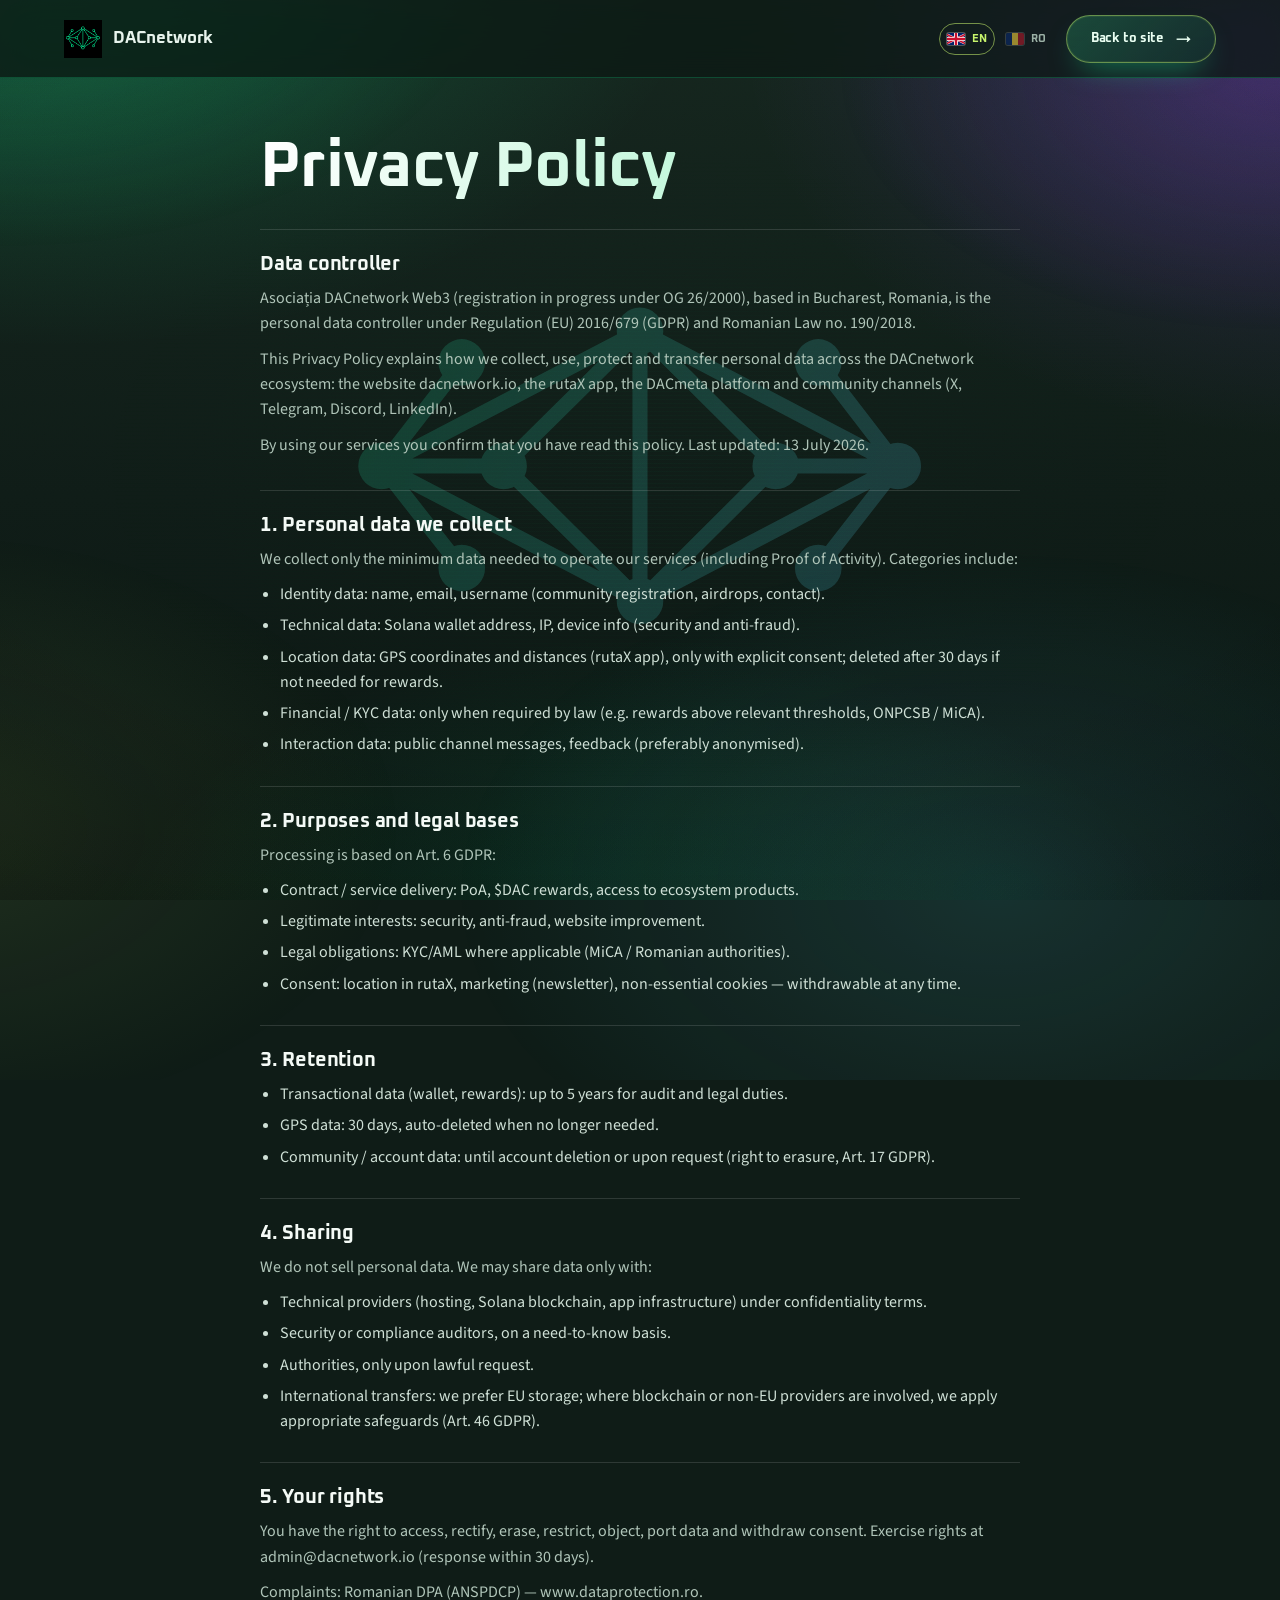
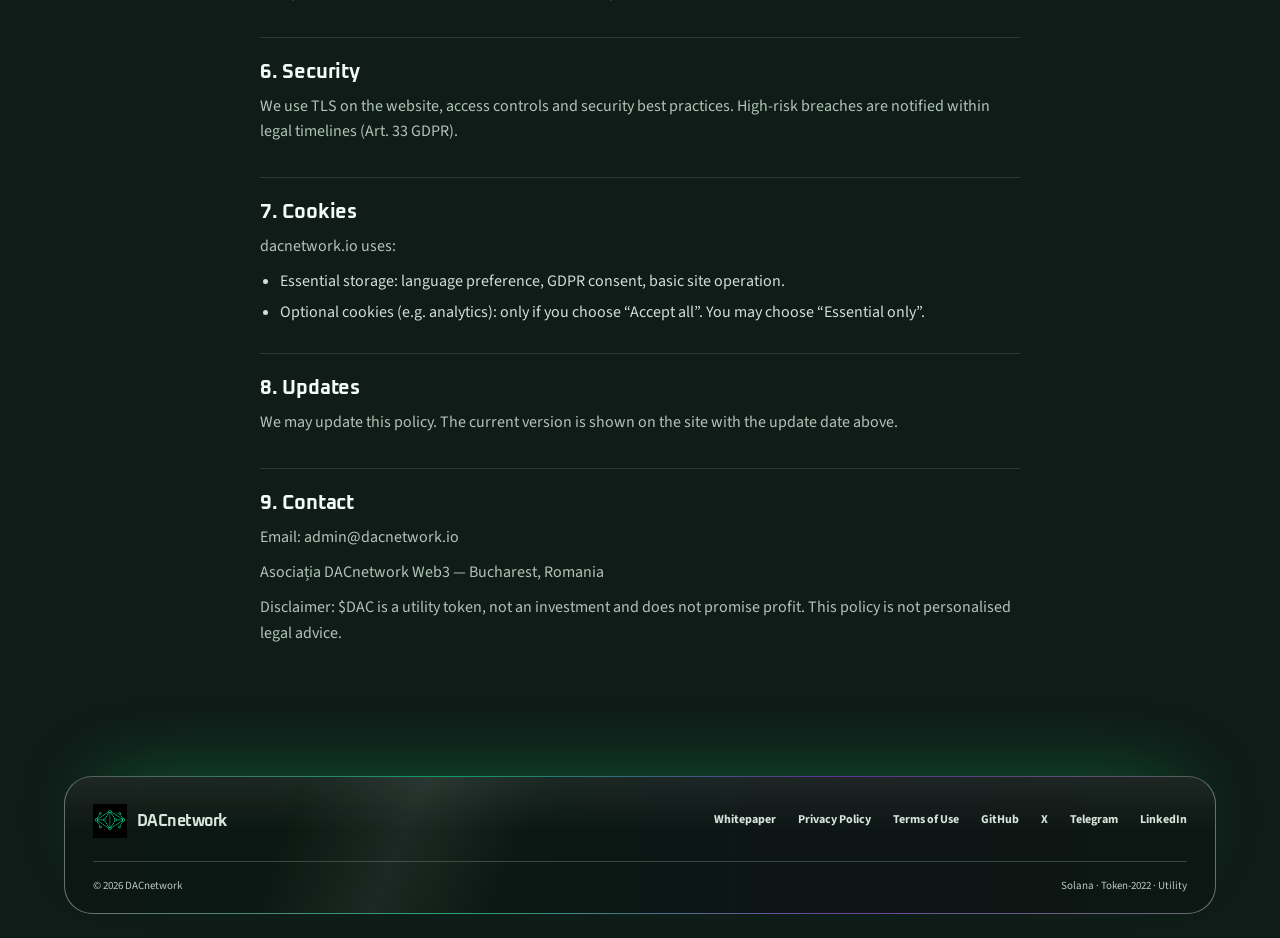
<file: privacy.html>
<!doctype html>
<html lang="en">
  <head>
    <meta charset="UTF-8" />
    <meta name="viewport" content="width=device-width, initial-scale=1, viewport-fit=cover" />
    <link rel="icon" type="image/png" href="DAC_logo-sm.png" />
    <link rel="canonical" href="https://dacnetwork.io/privacy.html" />
    <title>Privacy Policy | DACnetwork</title>
    <meta name="description" content="DACnetwork Privacy Policy: how Asociația DACnetwork Web3 collects, uses and protects personal data." />
    <meta name="theme-color" content="#12211b" />
<meta name="robots" content="index, follow, max-image-preview:large, max-snippet:-1, max-video-preview:-1" />
<meta property="og:type" content="website" />
<meta property="og:site_name" content="DACnetwork" />
<meta property="og:title" content="Privacy Policy | DACnetwork" />
<meta property="og:description" content="How DACnetwork collects, uses and protects personal data, your GDPR rights and how to contact us." />
<meta property="og:url" content="https://dacnetwork.io/privacy.html" />
<meta property="og:image" content="https://dacnetwork.io/og-image.jpg" />
<meta property="og:image:width" content="1200" />
<meta property="og:image:height" content="630" />
<meta property="og:image:alt" content="DACnetwork - $DAC utility token on Solana" />
<meta property="og:locale" content="en_US" />
<meta property="og:locale:alternate" content="ro_RO" />
<meta name="twitter:card" content="summary_large_image" />
<meta name="twitter:site" content="@DACLabs" />
<meta name="twitter:title" content="Privacy Policy | DACnetwork" />
<meta name="twitter:description" content="How DACnetwork collects, uses and protects personal data, your GDPR rights and how to contact us." />
<meta name="twitter:image" content="https://dacnetwork.io/og-image.jpg" />
<meta name="twitter:image:alt" content="DACnetwork - $DAC utility token on Solana" />
<meta name="author" content="Asocia?ia DACnetwork Web3" />
<link rel="apple-touch-icon" href="DAC_logo-sm.png" />
    <link rel="stylesheet" href="assets/site-premium.css?v=26" />
  <script type="application/ld+json">
{"@context":"https://schema.org","@graph":[{"@type":"WebPage","@id":"https://dacnetwork.io/privacy.html#webpage","url":"https://dacnetwork.io/privacy.html","name":"Privacy Policy","isPartOf":{"@id":"https://dacnetwork.io/#website"},"inLanguage":["en","ro"]},{"@type":"BreadcrumbList","itemListElement":[{"@type":"ListItem","position":1,"name":"Home","item":"https://dacnetwork.io/"},{"@type":"ListItem","position":2,"name":"Privacy Policy","item":"https://dacnetwork.io/privacy.html"}]}]}
</script>
</head>
  <body>
    <div class="wrap" id="top">
      <header class="nav">
        <a class="brand" href="index.html"><img src="DAC_logo.png" width="42" height="42" alt="DACnetwork" /><span class="brand-name">DACnetwork</span></a>
        <div class="nav-actions">
          <div class="lang">
            <button type="button" data-lang="en" onclick="dacSetLang('en')">EN</button>
            <button type="button" data-lang="ro" onclick="dacSetLang('ro')">RO</button>
          </div>
          <a class="btn btn-mint" href="index.html" data-en="Back to site" data-ro="Înapoi la site">Back to site</a>
        </div>
      </header>

      <main class="legal">
        <h1 data-en="Privacy Policy" data-ro="Politica de Confidențialitate">Privacy Policy</h1>
        <section class="legal-sec">
          <h2 data-en="Data controller" data-ro="Operator de date">Data controller</h2>
          <p data-en="Asociația DACnetwork Web3 (registration in progress under OG 26/2000), based in Bucharest, Romania, is the personal data controller under Regulation (EU) 2016/679 (GDPR) and Romanian Law no. 190/2018." data-ro="Asociația DACnetwork Web3 (în curs de înregistrare conform OG 26/2000), cu sediul în București, România, este operatorul de date cu caracter personal, în conformitate cu Regulamentul (UE) 2016/679 (GDPR) și Legea nr. 190/2018.">Asociația DACnetwork Web3 (registration in progress under OG 26/2000), based in Bucharest, Romania, is the personal data controller under Regulation (EU) 2016/679 (GDPR) and Romanian Law no. 190/2018.</p>
          <p data-en="This Privacy Policy explains how we collect, use, protect and transfer personal data across the DACnetwork ecosystem: the website dacnetwork.io, the rutaX app, the DACmeta platform and community channels (X, Telegram, Discord, LinkedIn)." data-ro="Această Politică de Confidențialitate explică cum colectăm, folosim, protejăm și transferăm datele personale în cadrul ecosistemului DACnetwork: website-ul dacnetwork.io, aplicația rutaX, platforma DACmeta și canalele de comunitate (X, Telegram, Discord, LinkedIn).">This Privacy Policy explains how we collect, use, protect and transfer personal data across the DACnetwork ecosystem: the website dacnetwork.io, the rutaX app, the DACmeta platform and community channels (X, Telegram, Discord, LinkedIn).</p>
          <p data-en="By using our services you confirm that you have read this policy. Last updated: 13 July 2026." data-ro="Prin utilizarea serviciilor noastre confirmați că ați citit această politică. Data ultimei actualizări: 13 iulie 2026.">By using our services you confirm that you have read this policy. Last updated: 13 July 2026.</p>
          
        </section>
        <section class="legal-sec">
          <h2 data-en="1. Personal data we collect" data-ro="1. Datele personale colectate">1. Personal data we collect</h2>
          <p data-en="We collect only the minimum data needed to operate our services (including Proof of Activity). Categories include:" data-ro="Colectăm doar datele minime necesare pentru funcționarea serviciilor (inclusiv Proof of Activity). Tipuri de date:">We collect only the minimum data needed to operate our services (including Proof of Activity). Categories include:</p>
          <ul>
            <li data-en="Identity data: name, email, username (community registration, airdrops, contact)." data-ro="Date de identificare: nume, adresă email, username (înregistrare comunitară, airdrop-uri, contact).">Identity data: name, email, username (community registration, airdrops, contact).</li>
            <li data-en="Technical data: Solana wallet address, IP, device info (security and anti-fraud)." data-ro="Date tehnice: adresă wallet Solana, IP, informații despre dispozitiv (securitate și anti-fraudă).">Technical data: Solana wallet address, IP, device info (security and anti-fraud).</li>
            <li data-en="Location data: GPS coordinates and distances (rutaX app), only with explicit consent; deleted after 30 days if not needed for rewards." data-ro="Date de locație: coordonate GPS și distanțe (aplicația rutaX), doar cu consimțământ explicit; șterse după 30 de zile dacă nu sunt necesare pentru recompense.">Location data: GPS coordinates and distances (rutaX app), only with explicit consent; deleted after 30 days if not needed for rewards.</li>
            <li data-en="Financial / KYC data: only when required by law (e.g. rewards above relevant thresholds, ONPCSB / MiCA)." data-ro="Date financiare / KYC: doar când legea o impune (ex. recompense peste praguri relevante, conform ONPCSB și MiCA).">Financial / KYC data: only when required by law (e.g. rewards above relevant thresholds, ONPCSB / MiCA).</li>
            <li data-en="Interaction data: public channel messages, feedback (preferably anonymised)." data-ro="Date de interacțiune: mesaje pe canale publice, feedback (preferabil anonimizate).">Interaction data: public channel messages, feedback (preferably anonymised).</li>
          </ul>
        </section>
        <section class="legal-sec">
          <h2 data-en="2. Purposes and legal bases" data-ro="2. Scopuri și temeiuri legale">2. Purposes and legal bases</h2>
          <p data-en="Processing is based on Art. 6 GDPR:" data-ro="Datele sunt prelucrate conform Art. 6 GDPR:">Processing is based on Art. 6 GDPR:</p>
          <ul>
            <li data-en="Contract / service delivery: PoA, $DAC rewards, access to ecosystem products." data-ro="Executarea contractului / prestarea serviciului: PoA, recompense $DAC, acces la produse din ecosistem.">Contract / service delivery: PoA, $DAC rewards, access to ecosystem products.</li>
            <li data-en="Legitimate interests: security, anti-fraud, website improvement." data-ro="Interese legitime: securitate, anti-fraudă, îmbunătățirea site-ului.">Legitimate interests: security, anti-fraud, website improvement.</li>
            <li data-en="Legal obligations: KYC/AML where applicable (MiCA / Romanian authorities)." data-ro="Obligații legale: KYC/AML unde este cazul (MiCA / autorități române).">Legal obligations: KYC/AML where applicable (MiCA / Romanian authorities).</li>
            <li data-en="Consent: location in rutaX, marketing (newsletter), non-essential cookies — withdrawable at any time." data-ro="Consimțământ: locație în rutaX, marketing (newsletter), cookie-uri neesențiale — pot fi retrase oricând.">Consent: location in rutaX, marketing (newsletter), non-essential cookies — withdrawable at any time.</li>
          </ul>
        </section>
        <section class="legal-sec">
          <h2 data-en="3. Retention" data-ro="3. Durata stocării">3. Retention</h2>
          
          <ul>
            <li data-en="Transactional data (wallet, rewards): up to 5 years for audit and legal duties." data-ro="Date tranzacționale (wallet, recompense): până la 5 ani, pentru audit și obligații legale.">Transactional data (wallet, rewards): up to 5 years for audit and legal duties.</li>
            <li data-en="GPS data: 30 days, auto-deleted when no longer needed." data-ro="Date GPS: 30 de zile, ștergere automată dacă nu mai sunt necesare.">GPS data: 30 days, auto-deleted when no longer needed.</li>
            <li data-en="Community / account data: until account deletion or upon request (right to erasure, Art. 17 GDPR)." data-ro="Date comunitare / cont: până la ștergerea contului sau la cerere (dreptul la ștergere, Art. 17 GDPR).">Community / account data: until account deletion or upon request (right to erasure, Art. 17 GDPR).</li>
          </ul>
        </section>
        <section class="legal-sec">
          <h2 data-en="4. Sharing" data-ro="4. Partajarea datelor">4. Sharing</h2>
          <p data-en="We do not sell personal data. We may share data only with:" data-ro="Nu vindem date personale. Putem partaja date doar cu:">We do not sell personal data. We may share data only with:</p>
          <ul>
            <li data-en="Technical providers (hosting, Solana blockchain, app infrastructure) under confidentiality terms." data-ro="Furnizori tehnici (hosting, blockchain Solana, infrastructură app) sub acorduri de confidențialitate.">Technical providers (hosting, Solana blockchain, app infrastructure) under confidentiality terms.</li>
            <li data-en="Security or compliance auditors, on a need-to-know basis." data-ro="Auditori / consultanți de securitate sau compliance, pe bază de necesitate.">Security or compliance auditors, on a need-to-know basis.</li>
            <li data-en="Authorities, only upon lawful request." data-ro="Autorități, doar la cerere legală (ex. ONPCSB, instanțe).">Authorities, only upon lawful request.</li>
            <li data-en="International transfers: we prefer EU storage; where blockchain or non-EU providers are involved, we apply appropriate safeguards (Art. 46 GDPR)." data-ro="Transferuri internaționale: preferăm stocare în UE; unde intervin rețele blockchain sau furnizori din afara UE, aplicăm garanții adecvate (Art. 46 GDPR).">International transfers: we prefer EU storage; where blockchain or non-EU providers are involved, we apply appropriate safeguards (Art. 46 GDPR).</li>
          </ul>
        </section>
        <section class="legal-sec">
          <h2 data-en="5. Your rights" data-ro="5. Drepturile dumneavoastră">5. Your rights</h2>
          <p data-en="You have the right to access, rectify, erase, restrict, object, port data and withdraw consent. Exercise rights at admin@dacnetwork.io (response within 30 days)." data-ro="Aveți dreptul la acces, rectificare, ștergere, restricționare, opoziție, portabilitate și retragerea consimțământului. Exercitați drepturile la admin@dacnetwork.io (răspuns în maximum 30 de zile).">You have the right to access, rectify, erase, restrict, object, port data and withdraw consent. Exercise rights at admin@dacnetwork.io (response within 30 days).</p>
          <p data-en="Complaints: Romanian DPA (ANSPDCP) — www.dataprotection.ro." data-ro="Plângeri: Autoritatea Națională de Supraveghere a Prelucrării Datelor cu Caracter Personal (ANSPDCP) — www.dataprotection.ro.">Complaints: Romanian DPA (ANSPDCP) — www.dataprotection.ro.</p>
          
        </section>
        <section class="legal-sec">
          <h2 data-en="6. Security" data-ro="6. Securitate">6. Security</h2>
          <p data-en="We use TLS on the website, access controls and security best practices. High-risk breaches are notified within legal timelines (Art. 33 GDPR)." data-ro="Folosim TLS pe website, control de acces și bune practici de securitate. În caz de breșă cu risc ridicat, notificăm în termenul legal (Art. 33 GDPR).">We use TLS on the website, access controls and security best practices. High-risk breaches are notified within legal timelines (Art. 33 GDPR).</p>
          
        </section>
        <section class="legal-sec">
          <h2 data-en="7. Cookies" data-ro="7. Cookie-uri">7. Cookies</h2>
          <p data-en="dacnetwork.io uses:" data-ro="Site-ul dacnetwork.io folosește:">dacnetwork.io uses:</p>
          <ul>
            <li data-en="Essential storage: language preference, GDPR consent, basic site operation." data-ro="Cookie-uri / stocare esențială: preferința de limbă, consimțământul GDPR, funcționarea de bază a site-ului.">Essential storage: language preference, GDPR consent, basic site operation.</li>
            <li data-en="Optional cookies (e.g. analytics): only if you choose “Accept all”. You may choose “Essential only”." data-ro="Cookie-uri opționale (ex. analytics): doar dacă alegeți „Acceptă toate”. Puteți alege „Doar esențiale”.">Optional cookies (e.g. analytics): only if you choose “Accept all”. You may choose “Essential only”.</li>
          </ul>
        </section>
        <section class="legal-sec">
          <h2 data-en="8. Updates" data-ro="8. Actualizări">8. Updates</h2>
          <p data-en="We may update this policy. The current version is shown on the site with the update date above." data-ro="Putem actualiza această politică. Versiunea curentă este afișată pe site, cu data actualizării de mai sus.">We may update this policy. The current version is shown on the site with the update date above.</p>
          
        </section>
        <section class="legal-sec">
          <h2 data-en="9. Contact" data-ro="9. Contact">9. Contact</h2>
          <p data-en="Email: admin@dacnetwork.io" data-ro="Email: admin@dacnetwork.io">Email: admin@dacnetwork.io</p>
          <p data-en="Asociația DACnetwork Web3 — Bucharest, Romania" data-ro="Asociația DACnetwork Web3 — București, România">Asociația DACnetwork Web3 — Bucharest, Romania</p>
          <p data-en="Disclaimer: $DAC is a utility token, not an investment and does not promise profit. This policy is not personalised legal advice." data-ro="Disclaimer: $DAC este un token utilitar (utility token), nu o investiție și nu promite profit. Această politică nu constituie consultanță juridică personalizată.">Disclaimer: $DAC is a utility token, not an investment and does not promise profit. This policy is not personalised legal advice.</p>
          
        </section>
      </main>

      <footer class="site-footer">
        <div class="footer-main">
          <a class="footer-brand" href="index.html" aria-label="DACnetwork">
            <img src="DAC_logo-sm.png" alt="" width="34" height="34" />
            <span>DACnetwork</span>
          </a>
          <nav aria-label="Footer">
            <a href="whitepaper.html">Whitepaper</a>
            <a href="privacy.html" data-en="Privacy Policy" data-ro="Politica de Confidențialitate">Privacy Policy</a>
            <a href="terms.html" data-en="Terms of Use" data-ro="Termeni de utilizare">Terms of Use</a>
            <a href="https://github.com/DAC-web3" target="_blank" rel="noopener">GitHub</a>
            <a href="https://x.com/DACLabs" target="_blank" rel="noopener">X</a>
            <a href="https://t.me/DACNetwork" target="_blank" rel="noopener">Telegram</a>
            <a href="https://www.linkedin.com/company/dacnetwork-web3/" target="_blank" rel="noopener">LinkedIn</a>
          </nav>
        </div>
        <div class="footer-meta">
          <span>© 2026 DACnetwork</span>
          <span>Solana · Token-2022 · Utility</span>
        </div>
      </footer>
    </div>
    <script src="assets/site.js"></script><script src="assets/premium-fx.js"></script>
  </body>
</html>
</file>
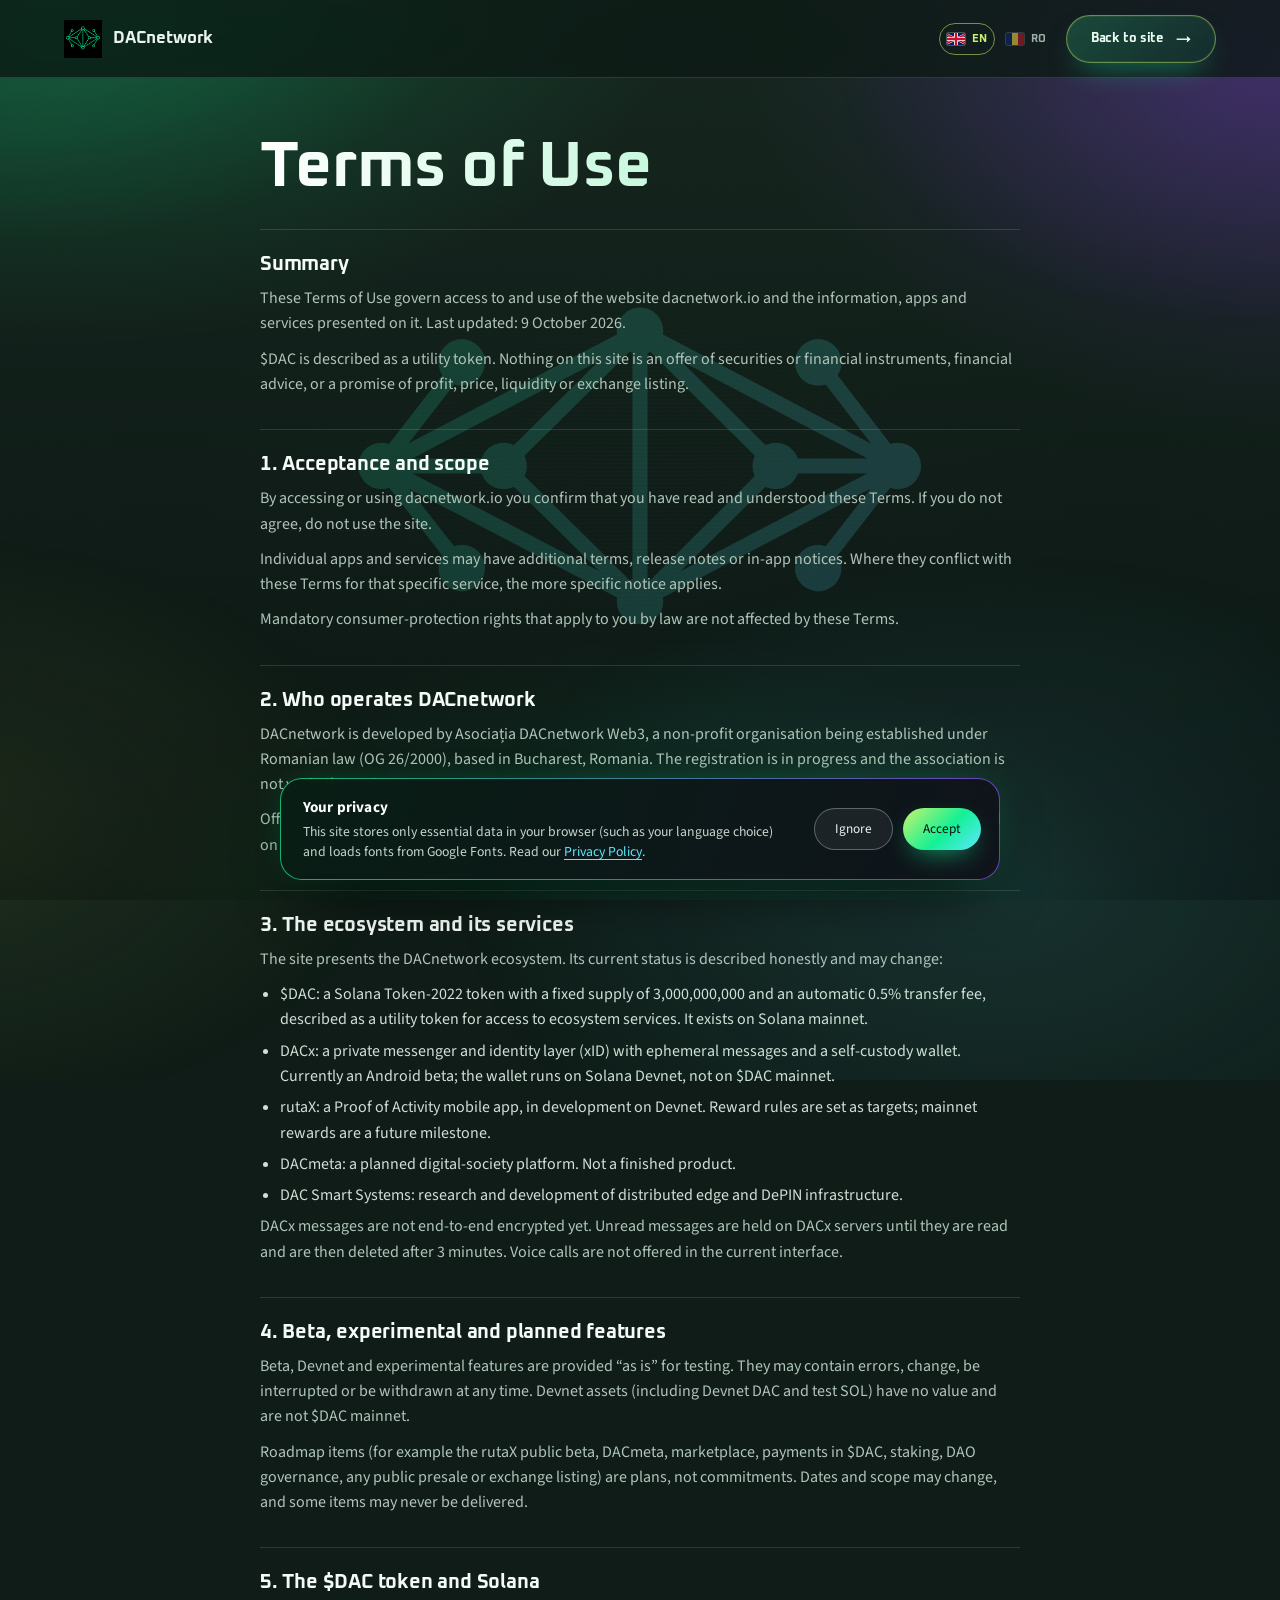
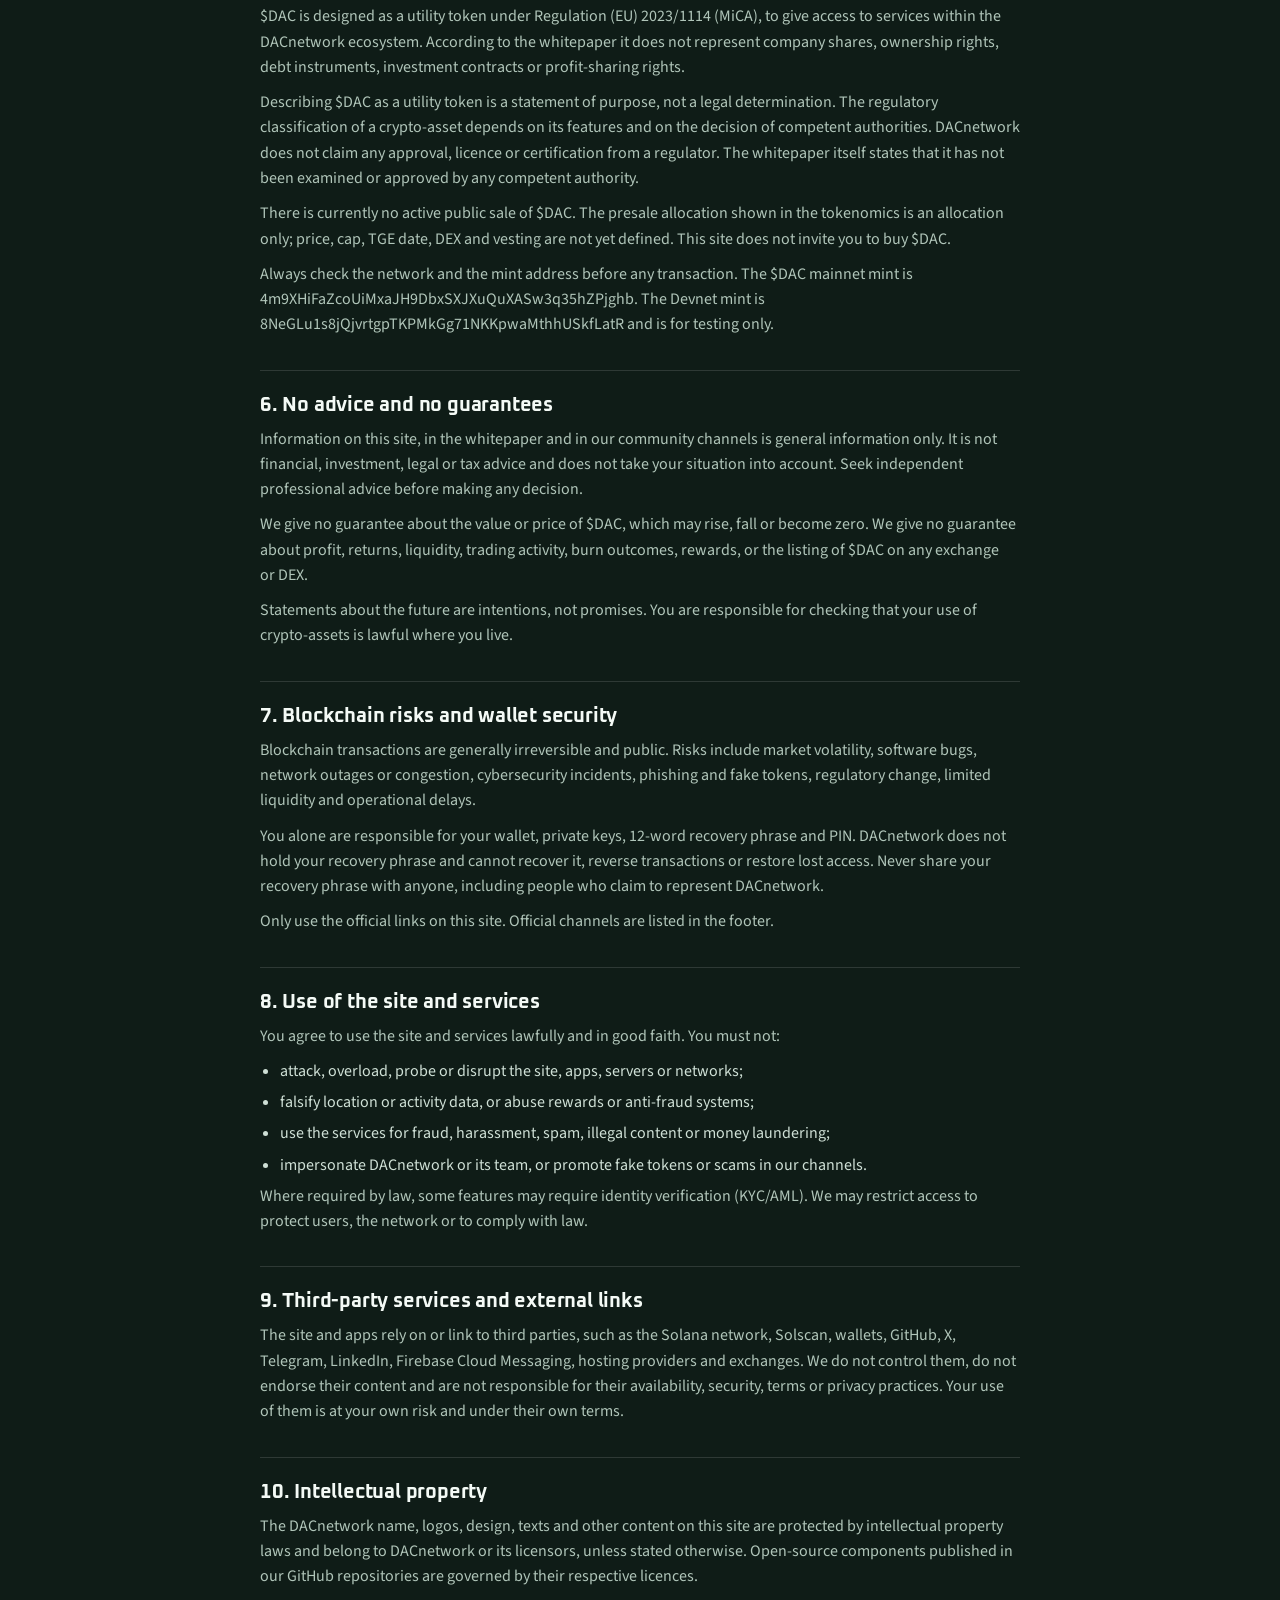
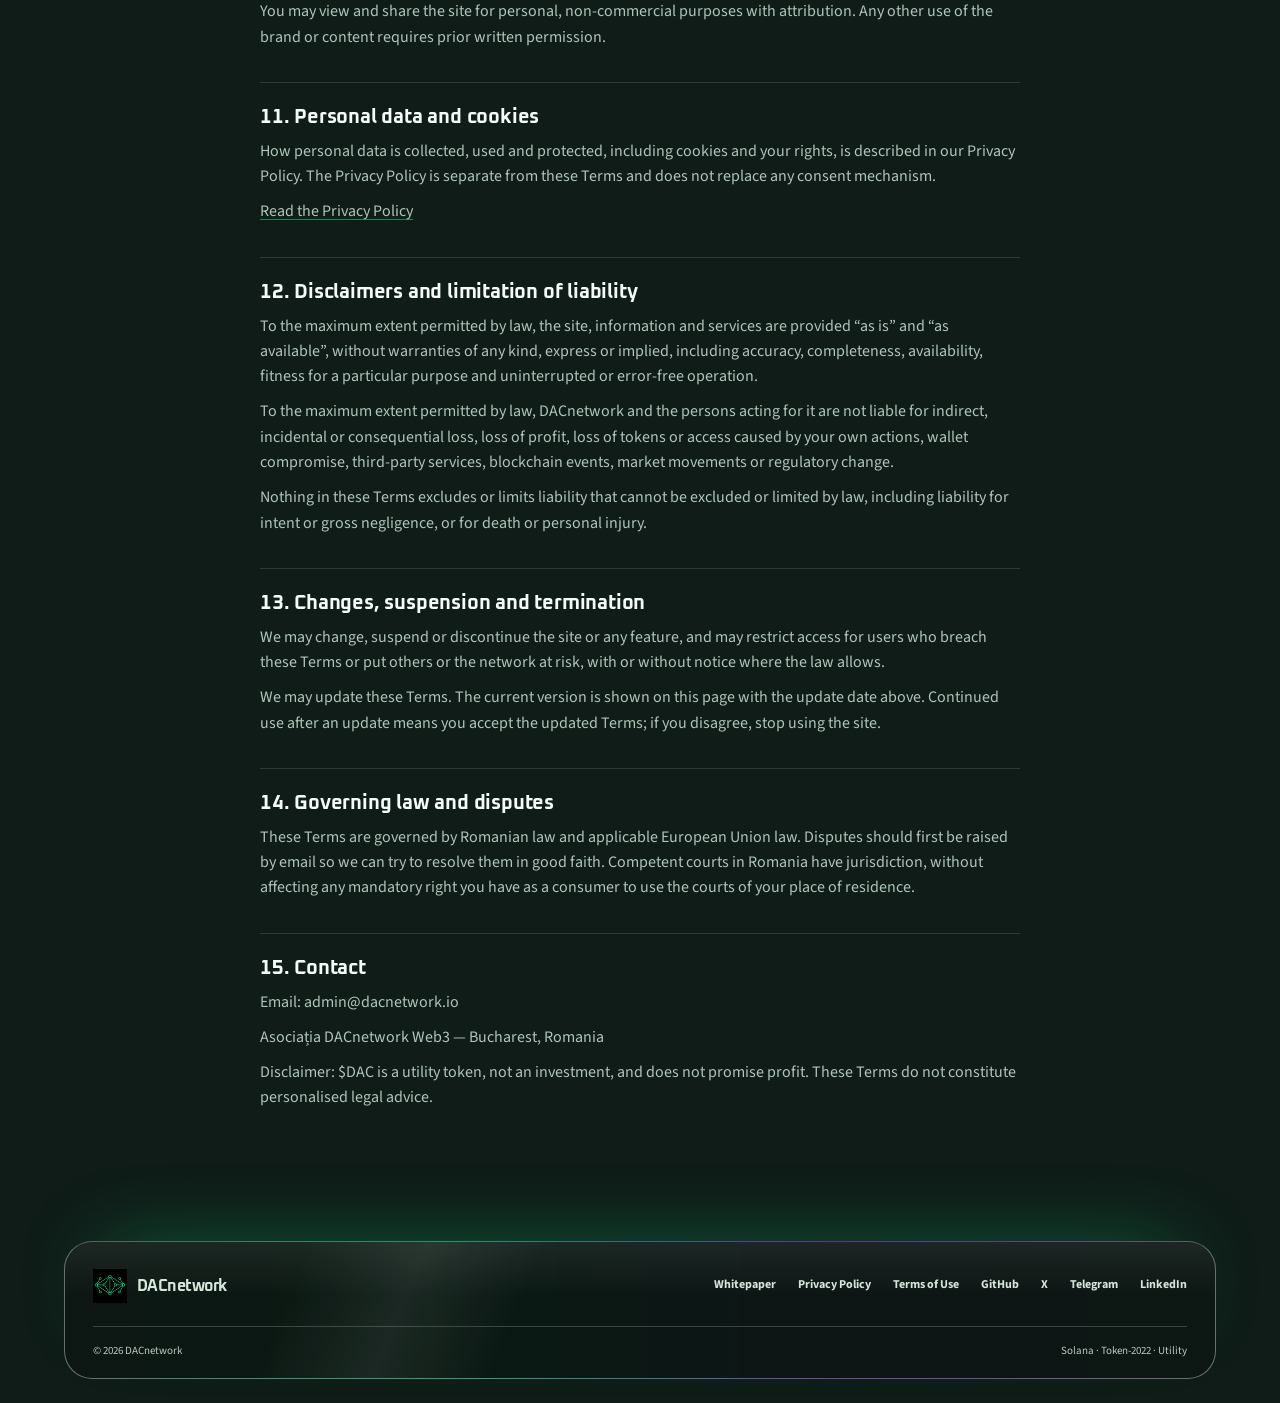
<file: terms.html>
<!doctype html>
<html lang="en">
  <head>
    <meta charset="UTF-8" />
    <meta name="viewport" content="width=device-width, initial-scale=1, viewport-fit=cover" />
    <link rel="icon" type="image/png" href="DAC_logo-sm.png" />
    <link rel="canonical" href="https://dacnetwork.io/terms.html" />
    <title>Terms of Use | DACnetwork</title>
    <meta name="description" content="DACnetwork Terms of Use: rules for using dacnetwork.io, the $DAC utility token information, DACx, rutaX, DACmeta and DAC Smart Systems." />
    <meta name="theme-color" content="#12211b" />
<meta name="robots" content="index, follow, max-image-preview:large, max-snippet:-1, max-video-preview:-1" />
<meta property="og:type" content="website" />
<meta property="og:site_name" content="DACnetwork" />
<meta property="og:title" content="Terms of Use | DACnetwork" />
<meta property="og:description" content="Rules for using dacnetwork.io and the DACnetwork ecosystem: $DAC utility token information, DACx, rutaX, DACmeta and DAC Smart Systems." />
<meta property="og:url" content="https://dacnetwork.io/terms.html" />
<meta property="og:image" content="https://dacnetwork.io/og-image.jpg" />
<meta property="og:image:width" content="1200" />
<meta property="og:image:height" content="630" />
<meta property="og:image:alt" content="DACnetwork - $DAC utility token on Solana" />
<meta property="og:locale" content="en_US" />
<meta property="og:locale:alternate" content="ro_RO" />
<meta name="twitter:card" content="summary_large_image" />
<meta name="twitter:site" content="@DACLabs" />
<meta name="twitter:title" content="Terms of Use | DACnetwork" />
<meta name="twitter:description" content="Rules for using dacnetwork.io and the DACnetwork ecosystem: $DAC utility token information, DACx, rutaX, DACmeta and DAC Smart Systems." />
<meta name="twitter:image" content="https://dacnetwork.io/og-image.jpg" />
<meta name="twitter:image:alt" content="DACnetwork - $DAC utility token on Solana" />
<meta name="author" content="Asocia?ia DACnetwork Web3" />
<link rel="apple-touch-icon" href="DAC_logo-sm.png" />
    <link rel="stylesheet" href="assets/site-premium.css?v=26" />
  <script type="application/ld+json">
{"@context":"https://schema.org","@graph":[{"@type":"WebPage","@id":"https://dacnetwork.io/terms.html#webpage","url":"https://dacnetwork.io/terms.html","name":"Terms of Use","isPartOf":{"@id":"https://dacnetwork.io/#website"},"inLanguage":["en","ro"]},{"@type":"BreadcrumbList","itemListElement":[{"@type":"ListItem","position":1,"name":"Home","item":"https://dacnetwork.io/"},{"@type":"ListItem","position":2,"name":"Terms of Use","item":"https://dacnetwork.io/terms.html"}]}]}
</script>
</head>
  <body>
    <div class="wrap" id="top">
      <header class="nav">
        <a class="brand" href="index.html"><img src="DAC_logo.png" width="42" height="42" alt="DACnetwork" /><span class="brand-name">DACnetwork</span></a>
        <div class="nav-actions">
          <div class="lang">
            <button type="button" data-lang="en" onclick="dacSetLang('en')">EN</button>
            <button type="button" data-lang="ro" onclick="dacSetLang('ro')">RO</button>
          </div>
          <a class="btn btn-mint" href="index.html" data-en="Back to site" data-ro="Înapoi la site">Back to site</a>
        </div>
      </header>

      <main class="legal">
        <h1 data-en="Terms of Use" data-ro="Termeni de utilizare">Terms of Use</h1>

        <section class="legal-sec">
          <h2 data-en="Summary" data-ro="Rezumat">Summary</h2>
          <p data-en="These Terms of Use govern access to and use of the website dacnetwork.io and the information, apps and services presented on it. Last updated: 9 October 2026." data-ro="Acești Termeni de utilizare reglementează accesul și utilizarea site-ului dacnetwork.io, precum și a informațiilor, aplicațiilor și serviciilor prezentate pe acesta. Ultima actualizare: 9 octombrie 2026.">These Terms of Use govern access to and use of the website dacnetwork.io and the information, apps and services presented on it. Last updated: 9 October 2026.</p>
          <p data-en="$DAC is described as a utility token. Nothing on this site is an offer of securities or financial instruments, financial advice, or a promise of profit, price, liquidity or exchange listing." data-ro="$DAC este descris ca token utilitar. Nimic de pe acest site nu reprezintă o ofertă de valori mobiliare sau instrumente financiare, consultanță financiară ori o promisiune de profit, preț, lichiditate sau listare pe exchange.">$DAC is described as a utility token. Nothing on this site is an offer of securities or financial instruments, financial advice, or a promise of profit, price, liquidity or exchange listing.</p>
        </section>

        <section class="legal-sec">
          <h2 data-en="1. Acceptance and scope" data-ro="1. Acceptare și domeniu de aplicare">1. Acceptance and scope</h2>
          <p data-en="By accessing or using dacnetwork.io you confirm that you have read and understood these Terms. If you do not agree, do not use the site." data-ro="Prin accesarea sau utilizarea dacnetwork.io confirmați că ați citit și ați înțeles acești Termeni. Dacă nu sunteți de acord, nu utilizați site-ul.">By accessing or using dacnetwork.io you confirm that you have read and understood these Terms. If you do not agree, do not use the site.</p>
          <p data-en="Individual apps and services may have additional terms, release notes or in-app notices. Where they conflict with these Terms for that specific service, the more specific notice applies." data-ro="Aplicațiile și serviciile individuale pot avea termeni suplimentari, note de lansare sau notificări în aplicație. Dacă acestea intră în conflict cu acești Termeni pentru serviciul respectiv, se aplică notificarea mai specifică.">Individual apps and services may have additional terms, release notes or in-app notices. Where they conflict with these Terms for that specific service, the more specific notice applies.</p>
          <p data-en="Mandatory consumer-protection rights that apply to you by law are not affected by these Terms." data-ro="Drepturile imperative de protecție a consumatorului care vi se aplică prin lege nu sunt afectate de acești Termeni.">Mandatory consumer-protection rights that apply to you by law are not affected by these Terms.</p>
        </section>

        <section class="legal-sec">
          <h2 data-en="2. Who operates DACnetwork" data-ro="2. Cine operează DACnetwork">2. Who operates DACnetwork</h2>
          <p data-en="DACnetwork is developed by Asociația DACnetwork Web3, a non-profit organisation being established under Romanian law (OG 26/2000), based in Bucharest, Romania. The registration is in progress and the association is not yet in the register." data-ro="DACnetwork este dezvoltat de Asociația DACnetwork Web3, o organizație non-profit în curs de înființare conform legislației române (OG 26/2000), cu sediul în București, România. Înregistrarea este în curs, iar asociația nu este încă în registru.">DACnetwork is developed by Asociația DACnetwork Web3, a non-profit organisation being established under Romanian law (OG 26/2000), based in Bucharest, Romania. The registration is in progress and the association is not yet in the register.</p>
          <p data-en="Official registration details (registration number, registered address and legal representative) will be published on this page once the registration is completed and confirmed." data-ro="Datele oficiale de înregistrare (număr de înregistrare, sediu social și reprezentant legal) vor fi publicate pe această pagină după finalizarea și confirmarea înregistrării.">Official registration details (registration number, registered address and legal representative) will be published on this page once the registration is completed and confirmed.</p>
        </section>

        <section class="legal-sec">
          <h2 data-en="3. The ecosystem and its services" data-ro="3. Ecosistemul și serviciile sale">3. The ecosystem and its services</h2>
          <p data-en="The site presents the DACnetwork ecosystem. Its current status is described honestly and may change:" data-ro="Site-ul prezintă ecosistemul DACnetwork. Starea sa actuală este descrisă onest și se poate schimba:">The site presents the DACnetwork ecosystem. Its current status is described honestly and may change:</p>
          <ul>
            <li data-en="$DAC: a Solana Token-2022 token with a fixed supply of 3,000,000,000 and an automatic 0.5% transfer fee, described as a utility token for access to ecosystem services. It exists on Solana mainnet." data-ro="$DAC: un token Solana Token-2022 cu supply fix de 3.000.000.000 și o taxă automată de transfer de 0,5%, descris ca token utilitar pentru accesul la serviciile ecosistemului. Există pe Solana mainnet.">$DAC: a Solana Token-2022 token with a fixed supply of 3,000,000,000 and an automatic 0.5% transfer fee, described as a utility token for access to ecosystem services. It exists on Solana mainnet.</li>
            <li data-en="DACx: a private messenger and identity layer (xID) with ephemeral messages and a self-custody wallet. Currently an Android beta; the wallet runs on Solana Devnet, not on $DAC mainnet." data-ro="DACx: un messenger privat și strat de identitate (xID), cu mesaje efemere și wallet self-custody. În prezent este o versiune beta Android; wallet-ul rulează pe Solana Devnet, nu pe $DAC mainnet.">DACx: a private messenger and identity layer (xID) with ephemeral messages and a self-custody wallet. Currently an Android beta; the wallet runs on Solana Devnet, not on $DAC mainnet.</li>
            <li data-en="rutaX: a Proof of Activity mobile app, in development on Devnet. Reward rules are set as targets; mainnet rewards are a future milestone." data-ro="rutaX: o aplicație mobilă Proof of Activity, în dezvoltare pe Devnet. Regulile de recompensă sunt stabilite ca ținte; recompensele pe mainnet sunt un obiectiv viitor.">rutaX: a Proof of Activity mobile app, in development on Devnet. Reward rules are set as targets; mainnet rewards are a future milestone.</li>
            <li data-en="DACmeta: a planned digital-society platform. Not a finished product." data-ro="DACmeta: o platformă planificată de societate digitală. Nu este un produs finalizat.">DACmeta: a planned digital-society platform. Not a finished product.</li>
            <li data-en="DAC Smart Systems: research and development of distributed edge and DePIN infrastructure." data-ro="DAC Smart Systems: cercetare și dezvoltare pentru infrastructură distribuită edge și DePIN.">DAC Smart Systems: research and development of distributed edge and DePIN infrastructure.</li>
          </ul>
          <p data-en="DACx messages are not end-to-end encrypted yet. Unread messages are held on DACx servers until they are read and are then deleted after 3 minutes. Voice calls are not offered in the current interface." data-ro="Mesajele DACx nu sunt încă criptate end-to-end. Mesajele necitite sunt păstrate pe serverele DACx până sunt citite, apoi sunt șterse după 3 minute. Apelurile vocale nu sunt oferite în interfața actuală.">DACx messages are not end-to-end encrypted yet. Unread messages are held on DACx servers until they are read and are then deleted after 3 minutes. Voice calls are not offered in the current interface.</p>
        </section>

        <section class="legal-sec">
          <h2 data-en="4. Beta, experimental and planned features" data-ro="4. Funcții beta, experimentale și planificate">4. Beta, experimental and planned features</h2>
          <p data-en="Beta, Devnet and experimental features are provided “as is” for testing. They may contain errors, change, be interrupted or be withdrawn at any time. Devnet assets (including Devnet DAC and test SOL) have no value and are not $DAC mainnet." data-ro="Funcțiile beta, Devnet și experimentale sunt oferite „ca atare”, pentru testare. Pot conține erori, se pot modifica, pot fi întrerupte sau retrase oricând. Activele Devnet (inclusiv Devnet DAC și test SOL) nu au valoare și nu reprezintă $DAC mainnet.">Beta, Devnet and experimental features are provided “as is” for testing. They may contain errors, change, be interrupted or be withdrawn at any time. Devnet assets (including Devnet DAC and test SOL) have no value and are not $DAC mainnet.</p>
          <p data-en="Roadmap items (for example the rutaX public beta, DACmeta, marketplace, payments in $DAC, staking, DAO governance, any public presale or exchange listing) are plans, not commitments. Dates and scope may change, and some items may never be delivered." data-ro="Elementele din roadmap (de exemplu beta publică rutaX, DACmeta, marketplace, plăți în $DAC, staking, guvernanță DAO, orice prevânzare publică sau listare pe exchange) sunt planuri, nu angajamente. Datele și domeniul se pot schimba, iar unele elemente ar putea să nu fie livrate niciodată.">Roadmap items (for example the rutaX public beta, DACmeta, marketplace, payments in $DAC, staking, DAO governance, any public presale or exchange listing) are plans, not commitments. Dates and scope may change, and some items may never be delivered.</p>
        </section>

        <section class="legal-sec">
          <h2 data-en="5. The $DAC token and Solana" data-ro="5. Tokenul $DAC și Solana">5. The $DAC token and Solana</h2>
          <p data-en="$DAC is designed as a utility token under Regulation (EU) 2023/1114 (MiCA), to give access to services within the DACnetwork ecosystem. According to the whitepaper it does not represent company shares, ownership rights, debt instruments, investment contracts or profit-sharing rights." data-ro="$DAC este conceput ca token utilitar conform Regulamentului (UE) 2023/1114 (MiCA), pentru a oferi acces la servicii din ecosistemul DACnetwork. Conform whitepaper-ului, nu reprezintă acțiuni, drepturi de proprietate, instrumente de datorie, contracte de investiții sau drepturi de participare la profit.">$DAC is designed as a utility token under Regulation (EU) 2023/1114 (MiCA), to give access to services within the DACnetwork ecosystem. According to the whitepaper it does not represent company shares, ownership rights, debt instruments, investment contracts or profit-sharing rights.</p>
          <p data-en="Describing $DAC as a utility token is a statement of purpose, not a legal determination. The regulatory classification of a crypto-asset depends on its features and on the decision of competent authorities. DACnetwork does not claim any approval, licence or certification from a regulator. The whitepaper itself states that it has not been examined or approved by any competent authority." data-ro="Descrierea $DAC ca token utilitar este o declarație de scop, nu o determinare juridică. Clasificarea de reglementare a unui cripto-activ depinde de caracteristicile sale și de decizia autorităților competente. DACnetwork nu pretinde nicio aprobare, licență sau certificare din partea unei autorități de reglementare. Whitepaper-ul precizează că nu a fost examinat sau aprobat de nicio autoritate competentă.">Describing $DAC as a utility token is a statement of purpose, not a legal determination. The regulatory classification of a crypto-asset depends on its features and on the decision of competent authorities. DACnetwork does not claim any approval, licence or certification from a regulator. The whitepaper itself states that it has not been examined or approved by any competent authority.</p>
          <p data-en="There is currently no active public sale of $DAC. The presale allocation shown in the tokenomics is an allocation only; price, cap, TGE date, DEX and vesting are not yet defined. This site does not invite you to buy $DAC." data-ro="În prezent nu există o vânzare publică activă de $DAC. Alocarea de prevânzare din tokenomics este doar o alocare; prețul, plafonul, data TGE, DEX-ul și vesting-ul nu sunt încă definite. Acest site nu vă invită să cumpărați $DAC.">There is currently no active public sale of $DAC. The presale allocation shown in the tokenomics is an allocation only; price, cap, TGE date, DEX and vesting are not yet defined. This site does not invite you to buy $DAC.</p>
          <p data-en="Always check the network and the mint address before any transaction. The $DAC mainnet mint is 4m9XHiFaZcoUiMxaJH9DbxSXJXuQuXASw3q35hZPjghb. The Devnet mint is 8NeGLu1s8jQjvrtgpTKPMkGg71NKKpwaMthhUSkfLatR and is for testing only." data-ro="Verificați întotdeauna rețeaua și adresa mint înainte de orice tranzacție. Mint-ul $DAC mainnet este 4m9XHiFaZcoUiMxaJH9DbxSXJXuQuXASw3q35hZPjghb. Mint-ul Devnet este 8NeGLu1s8jQjvrtgpTKPMkGg71NKKpwaMthhUSkfLatR și este doar pentru testare.">Always check the network and the mint address before any transaction. The $DAC mainnet mint is 4m9XHiFaZcoUiMxaJH9DbxSXJXuQuXASw3q35hZPjghb. The Devnet mint is 8NeGLu1s8jQjvrtgpTKPMkGg71NKKpwaMthhUSkfLatR and is for testing only.</p>
        </section>

        <section class="legal-sec">
          <h2 data-en="6. No advice and no guarantees" data-ro="6. Fără consultanță și fără garanții">6. No advice and no guarantees</h2>
          <p data-en="Information on this site, in the whitepaper and in our community channels is general information only. It is not financial, investment, legal or tax advice and does not take your situation into account. Seek independent professional advice before making any decision." data-ro="Informațiile de pe acest site, din whitepaper și din canalele comunității sunt doar informații generale. Nu reprezintă consultanță financiară, de investiții, juridică sau fiscală și nu țin cont de situația dumneavoastră. Cereți sfatul unui specialist independent înainte de orice decizie.">Information on this site, in the whitepaper and in our community channels is general information only. It is not financial, investment, legal or tax advice and does not take your situation into account. Seek independent professional advice before making any decision.</p>
          <p data-en="We give no guarantee about the value or price of $DAC, which may rise, fall or become zero. We give no guarantee about profit, returns, liquidity, trading activity, burn outcomes, rewards, or the listing of $DAC on any exchange or DEX." data-ro="Nu oferim nicio garanție privind valoarea sau prețul $DAC, care poate crește, scădea sau deveni zero. Nu oferim nicio garanție privind profitul, randamentele, lichiditatea, activitatea de tranzacționare, rezultatele arderii, recompensele sau listarea $DAC pe vreun exchange sau DEX.">We give no guarantee about the value or price of $DAC, which may rise, fall or become zero. We give no guarantee about profit, returns, liquidity, trading activity, burn outcomes, rewards, or the listing of $DAC on any exchange or DEX.</p>
          <p data-en="Statements about the future are intentions, not promises. You are responsible for checking that your use of crypto-assets is lawful where you live." data-ro="Declarațiile despre viitor sunt intenții, nu promisiuni. Sunteți responsabil pentru verificarea legalității utilizării cripto-activelor în jurisdicția în care locuiți.">Statements about the future are intentions, not promises. You are responsible for checking that your use of crypto-assets is lawful where you live.</p>
        </section>

        <section class="legal-sec">
          <h2 data-en="7. Blockchain risks and wallet security" data-ro="7. Riscuri blockchain și securitatea wallet-ului">7. Blockchain risks and wallet security</h2>
          <p data-en="Blockchain transactions are generally irreversible and public. Risks include market volatility, software bugs, network outages or congestion, cybersecurity incidents, phishing and fake tokens, regulatory change, limited liquidity and operational delays." data-ro="Tranzacțiile blockchain sunt, în general, ireversibile și publice. Riscurile includ volatilitatea pieței, erori de software, întreruperi sau congestie a rețelei, incidente de securitate cibernetică, phishing și tokenuri false, schimbări de reglementare, lichiditate limitată și întârzieri operaționale.">Blockchain transactions are generally irreversible and public. Risks include market volatility, software bugs, network outages or congestion, cybersecurity incidents, phishing and fake tokens, regulatory change, limited liquidity and operational delays.</p>
          <p data-en="You alone are responsible for your wallet, private keys, 12-word recovery phrase and PIN. DACnetwork does not hold your recovery phrase and cannot recover it, reverse transactions or restore lost access. Never share your recovery phrase with anyone, including people who claim to represent DACnetwork." data-ro="Sunteți singurul responsabil pentru wallet-ul, cheile private, fraza de recuperare de 12 cuvinte și PIN-ul dumneavoastră. DACnetwork nu deține fraza de recuperare și nu o poate recupera, nu poate anula tranzacții și nu poate restabili un acces pierdut. Nu partajați niciodată fraza de recuperare, nici cu persoane care pretind că reprezintă DACnetwork.">You alone are responsible for your wallet, private keys, 12-word recovery phrase and PIN. DACnetwork does not hold your recovery phrase and cannot recover it, reverse transactions or restore lost access. Never share your recovery phrase with anyone, including people who claim to represent DACnetwork.</p>
          <p data-en="Only use the official links on this site. Official channels are listed in the footer." data-ro="Folosiți doar linkurile oficiale de pe acest site. Canalele oficiale sunt listate în footer.">Only use the official links on this site. Official channels are listed in the footer.</p>
        </section>

        <section class="legal-sec">
          <h2 data-en="8. Use of the site and services" data-ro="8. Utilizarea site-ului și a serviciilor">8. Use of the site and services</h2>
          <p data-en="You agree to use the site and services lawfully and in good faith. You must not:" data-ro="Vă angajați să folosiți site-ul și serviciile în mod legal și cu bună-credință. Nu aveți voie să:">You agree to use the site and services lawfully and in good faith. You must not:</p>
          <ul>
            <li data-en="attack, overload, probe or disrupt the site, apps, servers or networks;" data-ro="atacați, suprasolicitați, scanați sau perturbați site-ul, aplicațiile, serverele ori rețelele;">attack, overload, probe or disrupt the site, apps, servers or networks;</li>
            <li data-en="falsify location or activity data, or abuse rewards or anti-fraud systems;" data-ro="falsificați date de locație sau de activitate, ori abuzați de sistemele de recompense sau anti-fraudă;">falsify location or activity data, or abuse rewards or anti-fraud systems;</li>
            <li data-en="use the services for fraud, harassment, spam, illegal content or money laundering;" data-ro="folosiți serviciile pentru fraudă, hărțuire, spam, conținut ilegal sau spălare de bani;">use the services for fraud, harassment, spam, illegal content or money laundering;</li>
            <li data-en="impersonate DACnetwork or its team, or promote fake tokens or scams in our channels." data-ro="vă dați drept DACnetwork sau echipa sa, ori să promovați tokenuri false sau înșelătorii în canalele noastre.">impersonate DACnetwork or its team, or promote fake tokens or scams in our channels.</li>
          </ul>
          <p data-en="Where required by law, some features may require identity verification (KYC/AML). We may restrict access to protect users, the network or to comply with law." data-ro="Acolo unde legea o cere, unele funcții pot necesita verificarea identității (KYC/AML). Putem restricționa accesul pentru a proteja utilizatorii, rețeaua sau pentru a respecta legea.">Where required by law, some features may require identity verification (KYC/AML). We may restrict access to protect users, the network or to comply with law.</p>
        </section>

        <section class="legal-sec">
          <h2 data-en="9. Third-party services and external links" data-ro="9. Servicii terțe și linkuri externe">9. Third-party services and external links</h2>
          <p data-en="The site and apps rely on or link to third parties, such as the Solana network, Solscan, wallets, GitHub, X, Telegram, LinkedIn, Firebase Cloud Messaging, hosting providers and exchanges. We do not control them, do not endorse their content and are not responsible for their availability, security, terms or privacy practices. Your use of them is at your own risk and under their own terms." data-ro="Site-ul și aplicațiile se bazează pe terți sau trimit către aceștia, precum rețeaua Solana, Solscan, wallet-uri, GitHub, X, Telegram, LinkedIn, Firebase Cloud Messaging, furnizori de hosting și exchange-uri. Nu îi controlăm, nu le susținem conținutul și nu suntem responsabili pentru disponibilitatea, securitatea, termenii sau practicile lor de confidențialitate. Utilizarea lor este pe propriul risc și sub termenii acestora.">The site and apps rely on or link to third parties, such as the Solana network, Solscan, wallets, GitHub, X, Telegram, LinkedIn, Firebase Cloud Messaging, hosting providers and exchanges. We do not control them, do not endorse their content and are not responsible for their availability, security, terms or privacy practices. Your use of them is at your own risk and under their own terms.</p>
        </section>

        <section class="legal-sec">
          <h2 data-en="10. Intellectual property" data-ro="10. Proprietate intelectuală">10. Intellectual property</h2>
          <p data-en="The DACnetwork name, logos, design, texts and other content on this site are protected by intellectual property laws and belong to DACnetwork or its licensors, unless stated otherwise. Open-source components published in our GitHub repositories are governed by their respective licences." data-ro="Denumirea DACnetwork, siglele, designul, textele și alt conținut de pe acest site sunt protejate de legile proprietății intelectuale și aparțin DACnetwork sau licențiatorilor săi, dacă nu se precizează altfel. Componentele open-source publicate în repository-urile noastre GitHub sunt guvernate de licențele lor.">The DACnetwork name, logos, design, texts and other content on this site are protected by intellectual property laws and belong to DACnetwork or its licensors, unless stated otherwise. Open-source components published in our GitHub repositories are governed by their respective licences.</p>
          <p data-en="You may view and share the site for personal, non-commercial purposes with attribution. Any other use of the brand or content requires prior written permission." data-ro="Puteți vizualiza și distribui site-ul în scopuri personale, necomerciale, cu menționarea sursei. Orice altă utilizare a mărcii sau a conținutului necesită acordul prealabil scris.">You may view and share the site for personal, non-commercial purposes with attribution. Any other use of the brand or content requires prior written permission.</p>
        </section>

        <section class="legal-sec">
          <h2 data-en="11. Personal data and cookies" data-ro="11. Date personale și cookie-uri">11. Personal data and cookies</h2>
          <p data-en="How personal data is collected, used and protected, including cookies and your rights, is described in our Privacy Policy. The Privacy Policy is separate from these Terms and does not replace any consent mechanism." data-ro="Modul în care datele personale sunt colectate, folosite și protejate, inclusiv cookie-urile și drepturile dumneavoastră, este descris în Politica de Confidențialitate. Aceasta este separată de acești Termeni și nu înlocuiește niciun mecanism de consimțământ.">How personal data is collected, used and protected, including cookies and your rights, is described in our Privacy Policy. The Privacy Policy is separate from these Terms and does not replace any consent mechanism.</p>
          <p><a class="inline-link" href="privacy.html" data-en="Read the Privacy Policy" data-ro="Citiți Politica de Confidențialitate">Read the Privacy Policy</a></p>
        </section>

        <section class="legal-sec">
          <h2 data-en="12. Disclaimers and limitation of liability" data-ro="12. Declinări și limitarea răspunderii">12. Disclaimers and limitation of liability</h2>
          <p data-en="To the maximum extent permitted by law, the site, information and services are provided “as is” and “as available”, without warranties of any kind, express or implied, including accuracy, completeness, availability, fitness for a particular purpose and uninterrupted or error-free operation." data-ro="În măsura maximă permisă de lege, site-ul, informațiile și serviciile sunt oferite „ca atare” și „în funcție de disponibilitate”, fără garanții de niciun fel, exprese sau implicite, inclusiv privind acuratețea, caracterul complet, disponibilitatea, adecvarea pentru un anumit scop și funcționarea neîntreruptă sau fără erori.">To the maximum extent permitted by law, the site, information and services are provided “as is” and “as available”, without warranties of any kind, express or implied, including accuracy, completeness, availability, fitness for a particular purpose and uninterrupted or error-free operation.</p>
          <p data-en="To the maximum extent permitted by law, DACnetwork and the persons acting for it are not liable for indirect, incidental or consequential loss, loss of profit, loss of tokens or access caused by your own actions, wallet compromise, third-party services, blockchain events, market movements or regulatory change." data-ro="În măsura maximă permisă de lege, DACnetwork și persoanele care acționează în numele său nu răspund pentru pierderi indirecte, accidentale sau subsecvente, pierderi de profit, pierderea tokenurilor sau a accesului cauzate de acțiunile dumneavoastră, compromiterea wallet-ului, servicii terțe, evenimente blockchain, evoluții de piață sau schimbări de reglementare.">To the maximum extent permitted by law, DACnetwork and the persons acting for it are not liable for indirect, incidental or consequential loss, loss of profit, loss of tokens or access caused by your own actions, wallet compromise, third-party services, blockchain events, market movements or regulatory change.</p>
          <p data-en="Nothing in these Terms excludes or limits liability that cannot be excluded or limited by law, including liability for intent or gross negligence, or for death or personal injury." data-ro="Nicio prevedere din acești Termeni nu exclude și nu limitează răspunderea care nu poate fi exclusă sau limitată prin lege, inclusiv răspunderea pentru intenție sau culpă gravă ori pentru deces sau vătămare corporală.">Nothing in these Terms excludes or limits liability that cannot be excluded or limited by law, including liability for intent or gross negligence, or for death or personal injury.</p>
        </section>

        <section class="legal-sec">
          <h2 data-en="13. Changes, suspension and termination" data-ro="13. Modificări, suspendare și încetare">13. Changes, suspension and termination</h2>
          <p data-en="We may change, suspend or discontinue the site or any feature, and may restrict access for users who breach these Terms or put others or the network at risk, with or without notice where the law allows." data-ro="Putem modifica, suspenda sau întrerupe site-ul ori orice funcție și putem restricționa accesul utilizatorilor care încalcă acești Termeni sau pun în pericol alți utilizatori ori rețeaua, cu sau fără notificare, în măsura permisă de lege.">We may change, suspend or discontinue the site or any feature, and may restrict access for users who breach these Terms or put others or the network at risk, with or without notice where the law allows.</p>
          <p data-en="We may update these Terms. The current version is shown on this page with the update date above. Continued use after an update means you accept the updated Terms; if you disagree, stop using the site." data-ro="Putem actualiza acești Termeni. Versiunea curentă este afișată pe această pagină, cu data actualizării de mai sus. Continuarea utilizării după o actualizare înseamnă că acceptați Termenii actualizați; dacă nu sunteți de acord, încetați utilizarea site-ului.">We may update these Terms. The current version is shown on this page with the update date above. Continued use after an update means you accept the updated Terms; if you disagree, stop using the site.</p>
        </section>

        <section class="legal-sec">
          <h2 data-en="14. Governing law and disputes" data-ro="14. Legea aplicabilă și litigii">14. Governing law and disputes</h2>
          <p data-en="These Terms are governed by Romanian law and applicable European Union law. Disputes should first be raised by email so we can try to resolve them in good faith. Competent courts in Romania have jurisdiction, without affecting any mandatory right you have as a consumer to use the courts of your place of residence." data-ro="Acești Termeni sunt guvernați de legea română și de dreptul Uniunii Europene aplicabil. Litigiile trebuie semnalate mai întâi prin email, pentru a încerca soluționarea lor cu bună-credință. Instanțele competente din România au jurisdicție, fără a afecta dreptul imperativ al consumatorului de a sesiza instanțele de la locul de reședință.">These Terms are governed by Romanian law and applicable European Union law. Disputes should first be raised by email so we can try to resolve them in good faith. Competent courts in Romania have jurisdiction, without affecting any mandatory right you have as a consumer to use the courts of your place of residence.</p>
        </section>

        <section class="legal-sec">
          <h2 data-en="15. Contact" data-ro="15. Contact">15. Contact</h2>
          <p data-en="Email: admin@dacnetwork.io" data-ro="Email: admin@dacnetwork.io">Email: admin@dacnetwork.io</p>
          <p data-en="Asociația DACnetwork Web3 — Bucharest, Romania" data-ro="Asociația DACnetwork Web3 — București, România">Asociația DACnetwork Web3 — Bucharest, Romania</p>
          <p data-en="Disclaimer: $DAC is a utility token, not an investment, and does not promise profit. These Terms do not constitute personalised legal advice." data-ro="Disclaimer: $DAC este un token utilitar, nu o investiție, și nu promite profit. Acești Termeni nu constituie consultanță juridică personalizată.">Disclaimer: $DAC is a utility token, not an investment, and does not promise profit. These Terms do not constitute personalised legal advice.</p>
        </section>
      </main>

      <footer class="site-footer">
        <div class="footer-main">
          <a class="footer-brand" href="index.html" aria-label="DACnetwork">
            <img src="DAC_logo-sm.png" alt="" width="34" height="34" />
            <span>DACnetwork</span>
          </a>
          <nav aria-label="Footer">
            <a href="whitepaper.html">Whitepaper</a>
            <a href="privacy.html" data-en="Privacy Policy" data-ro="Politica de Confidențialitate">Privacy Policy</a>
            <a href="terms.html" aria-current="page" data-en="Terms of Use" data-ro="Termeni de utilizare">Terms of Use</a>
            <a href="https://github.com/DAC-web3" target="_blank" rel="noopener">GitHub</a>
            <a href="https://x.com/DACLabs" target="_blank" rel="noopener">X</a>
            <a href="https://t.me/DACNetwork" target="_blank" rel="noopener">Telegram</a>
            <a href="https://www.linkedin.com/company/dacnetwork-web3/" target="_blank" rel="noopener">LinkedIn</a>
          </nav>
        </div>
        <div class="footer-meta">
          <span>© 2026 DACnetwork</span>
          <span>Solana · Token-2022 · Utility</span>
        </div>
      </footer>
    </div>
    <script src="assets/site.js"></script><script src="assets/premium-fx.js"></script><script src="assets/privacy-notice.js"></script>
  </body>
</html>
</file>
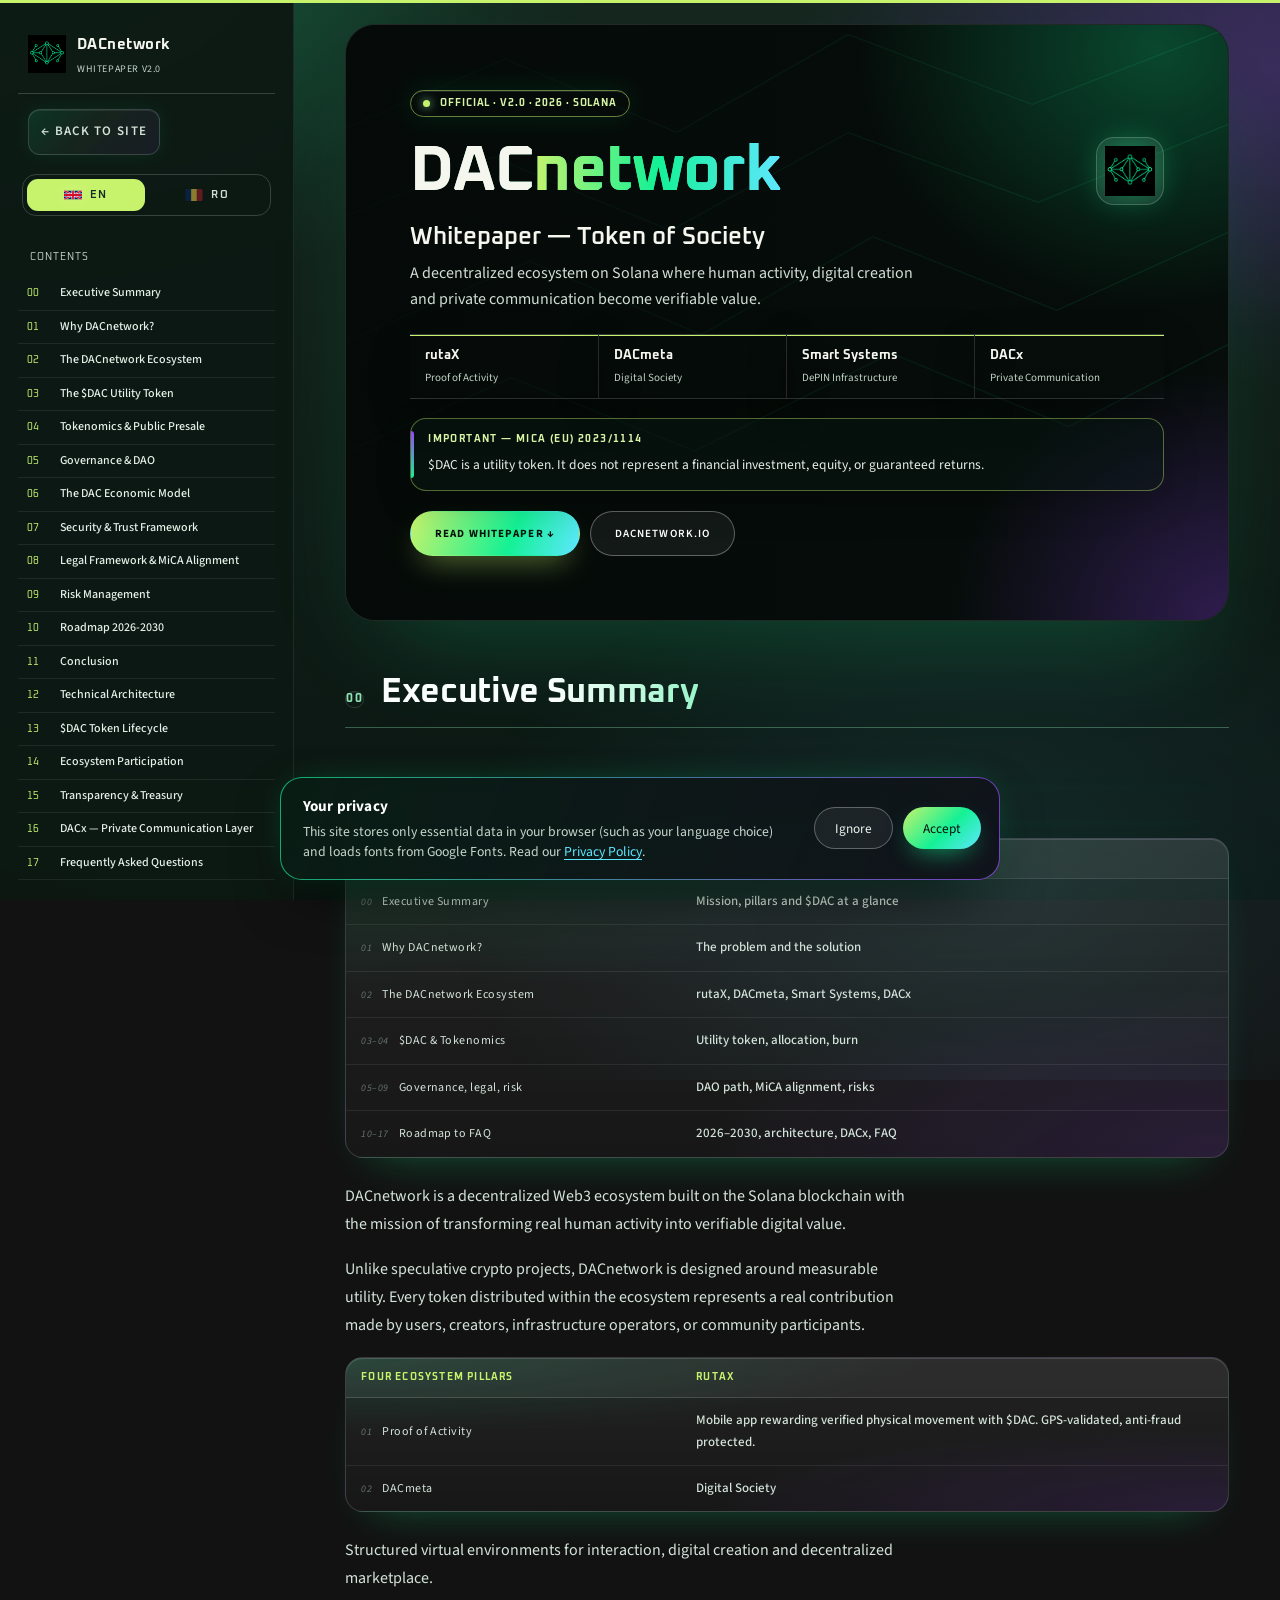
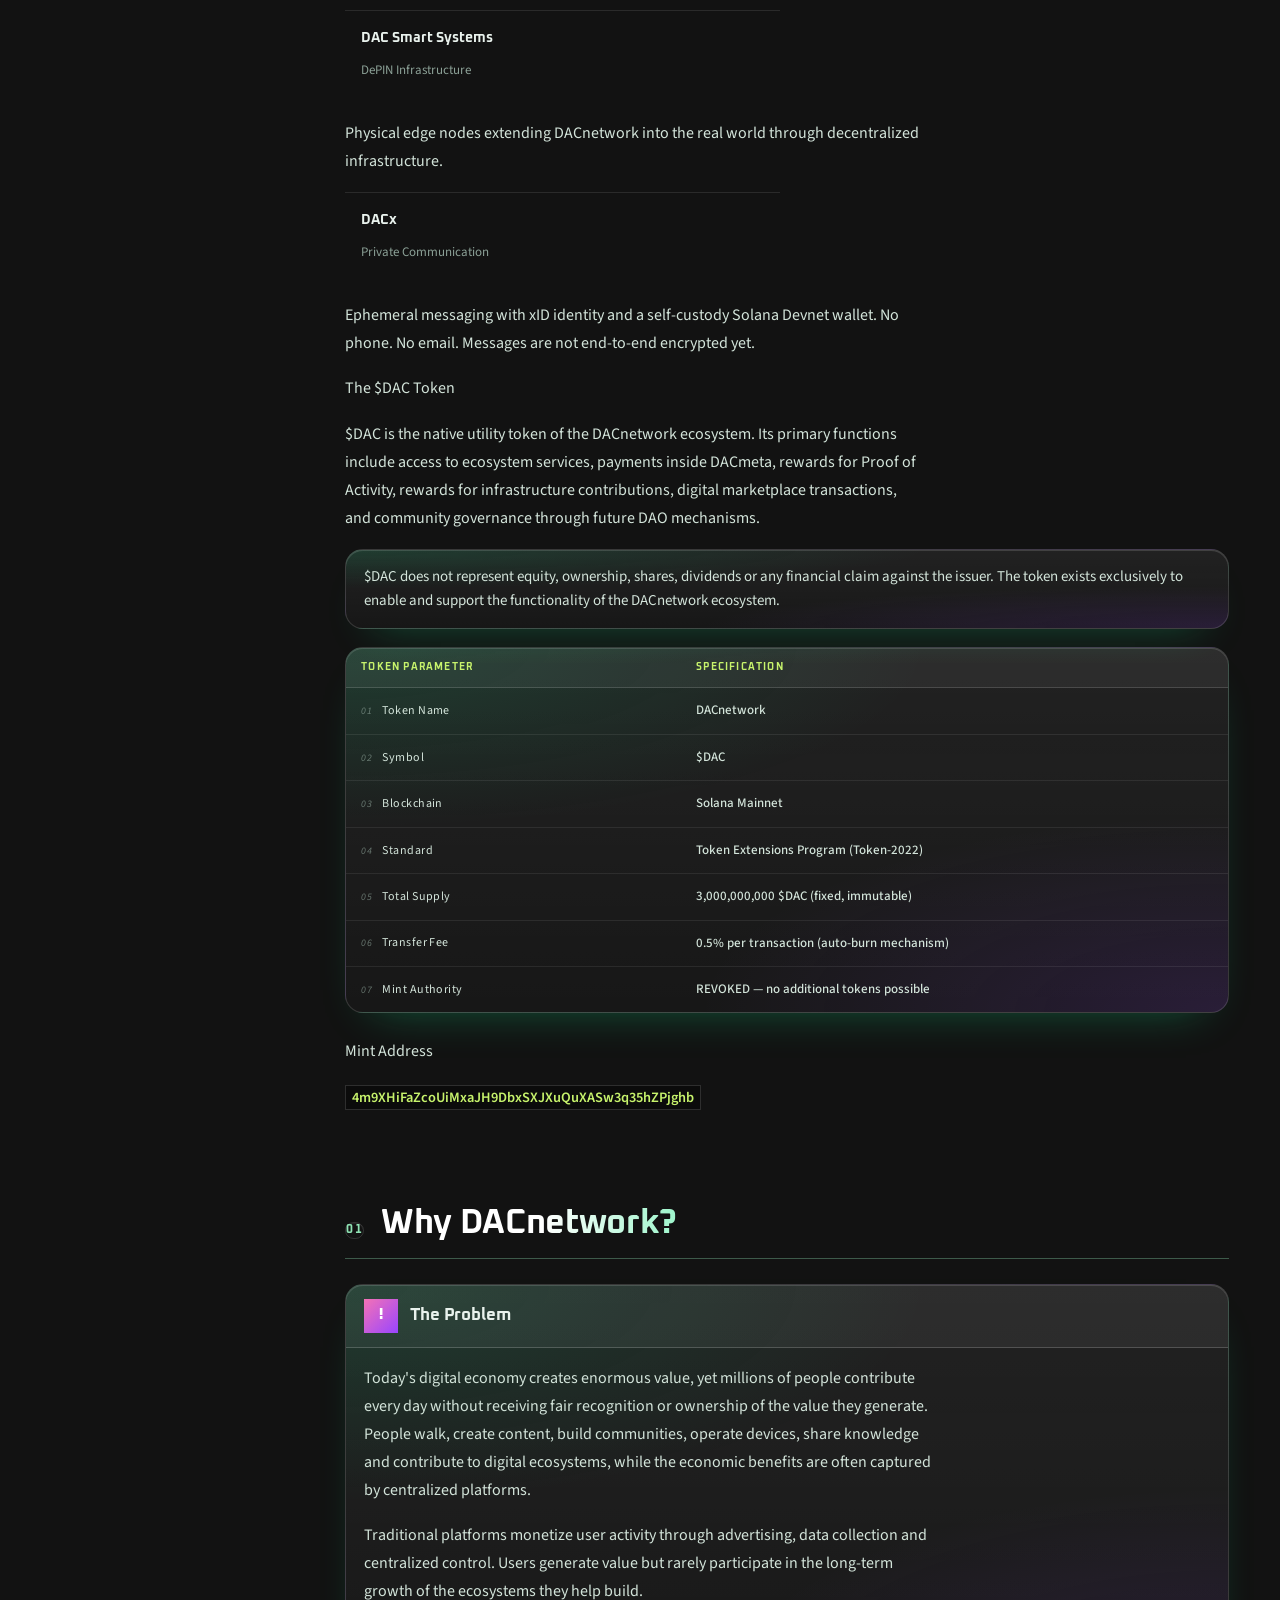
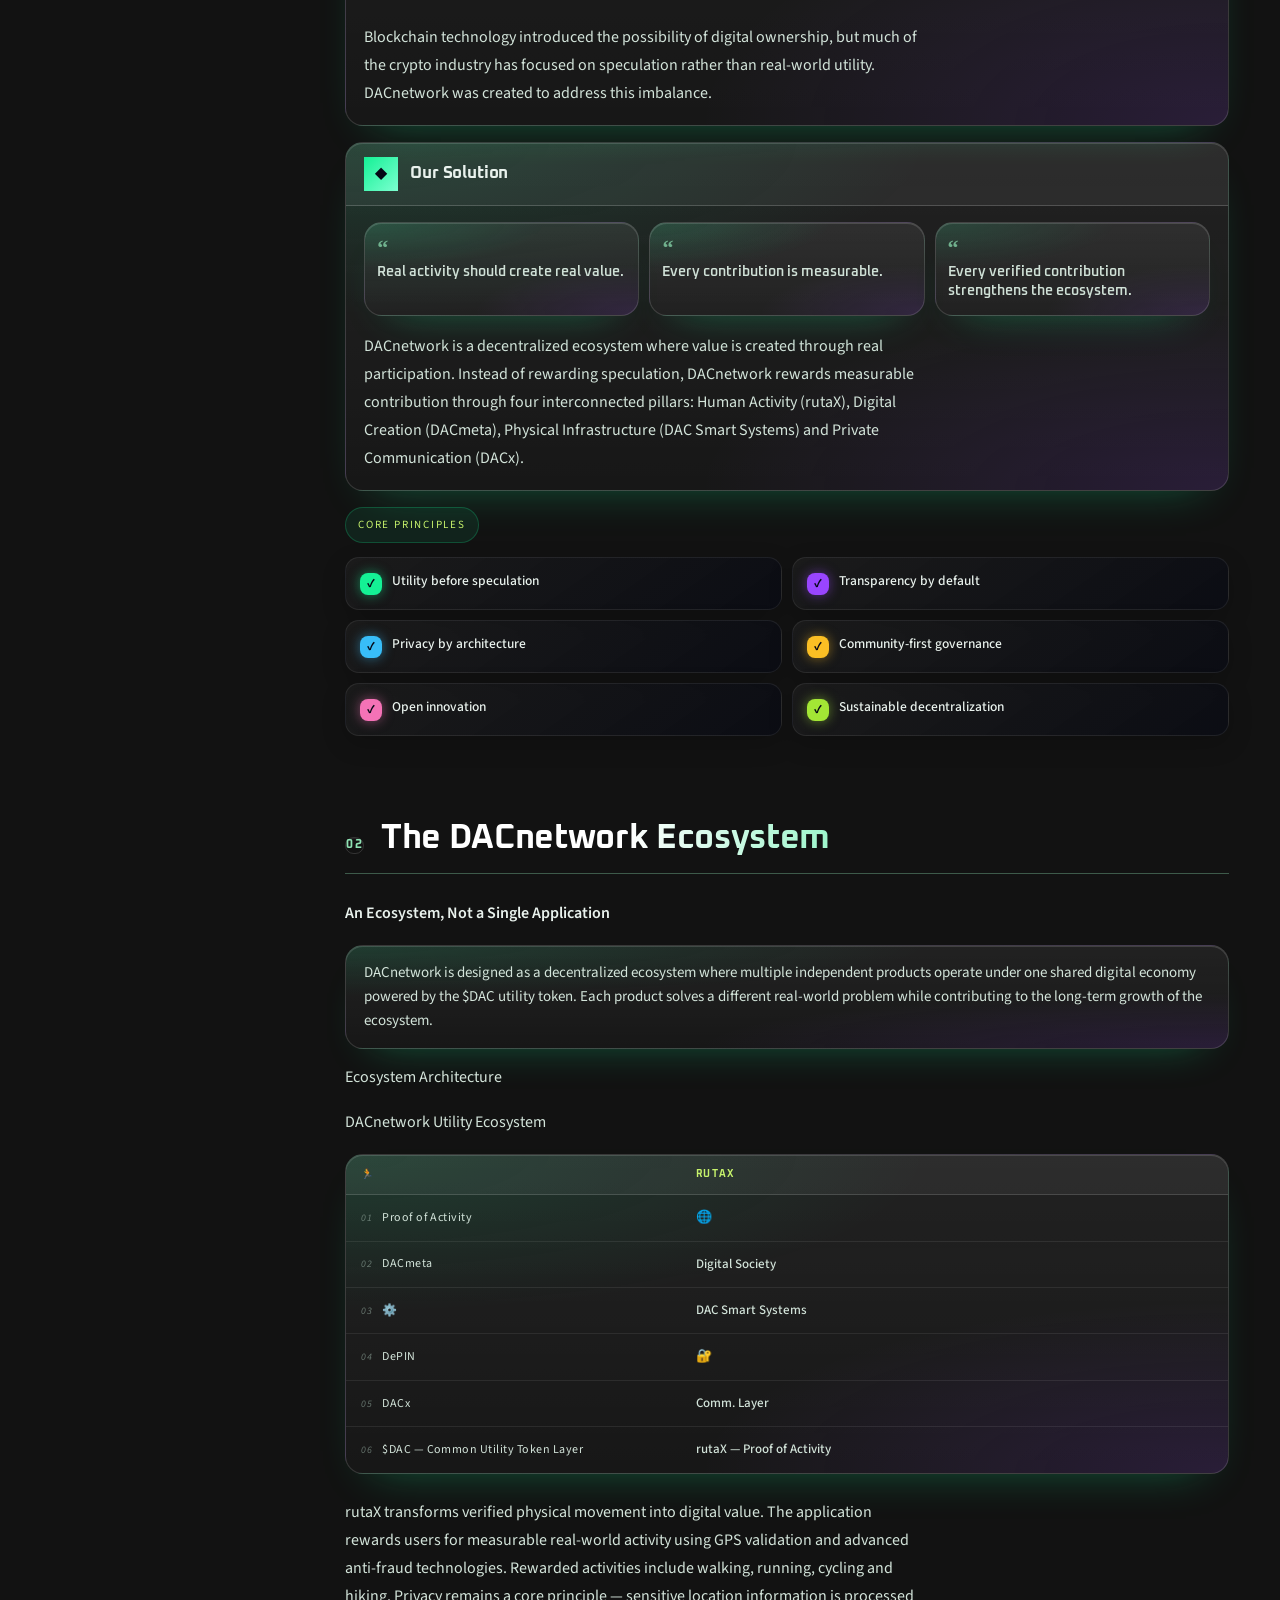
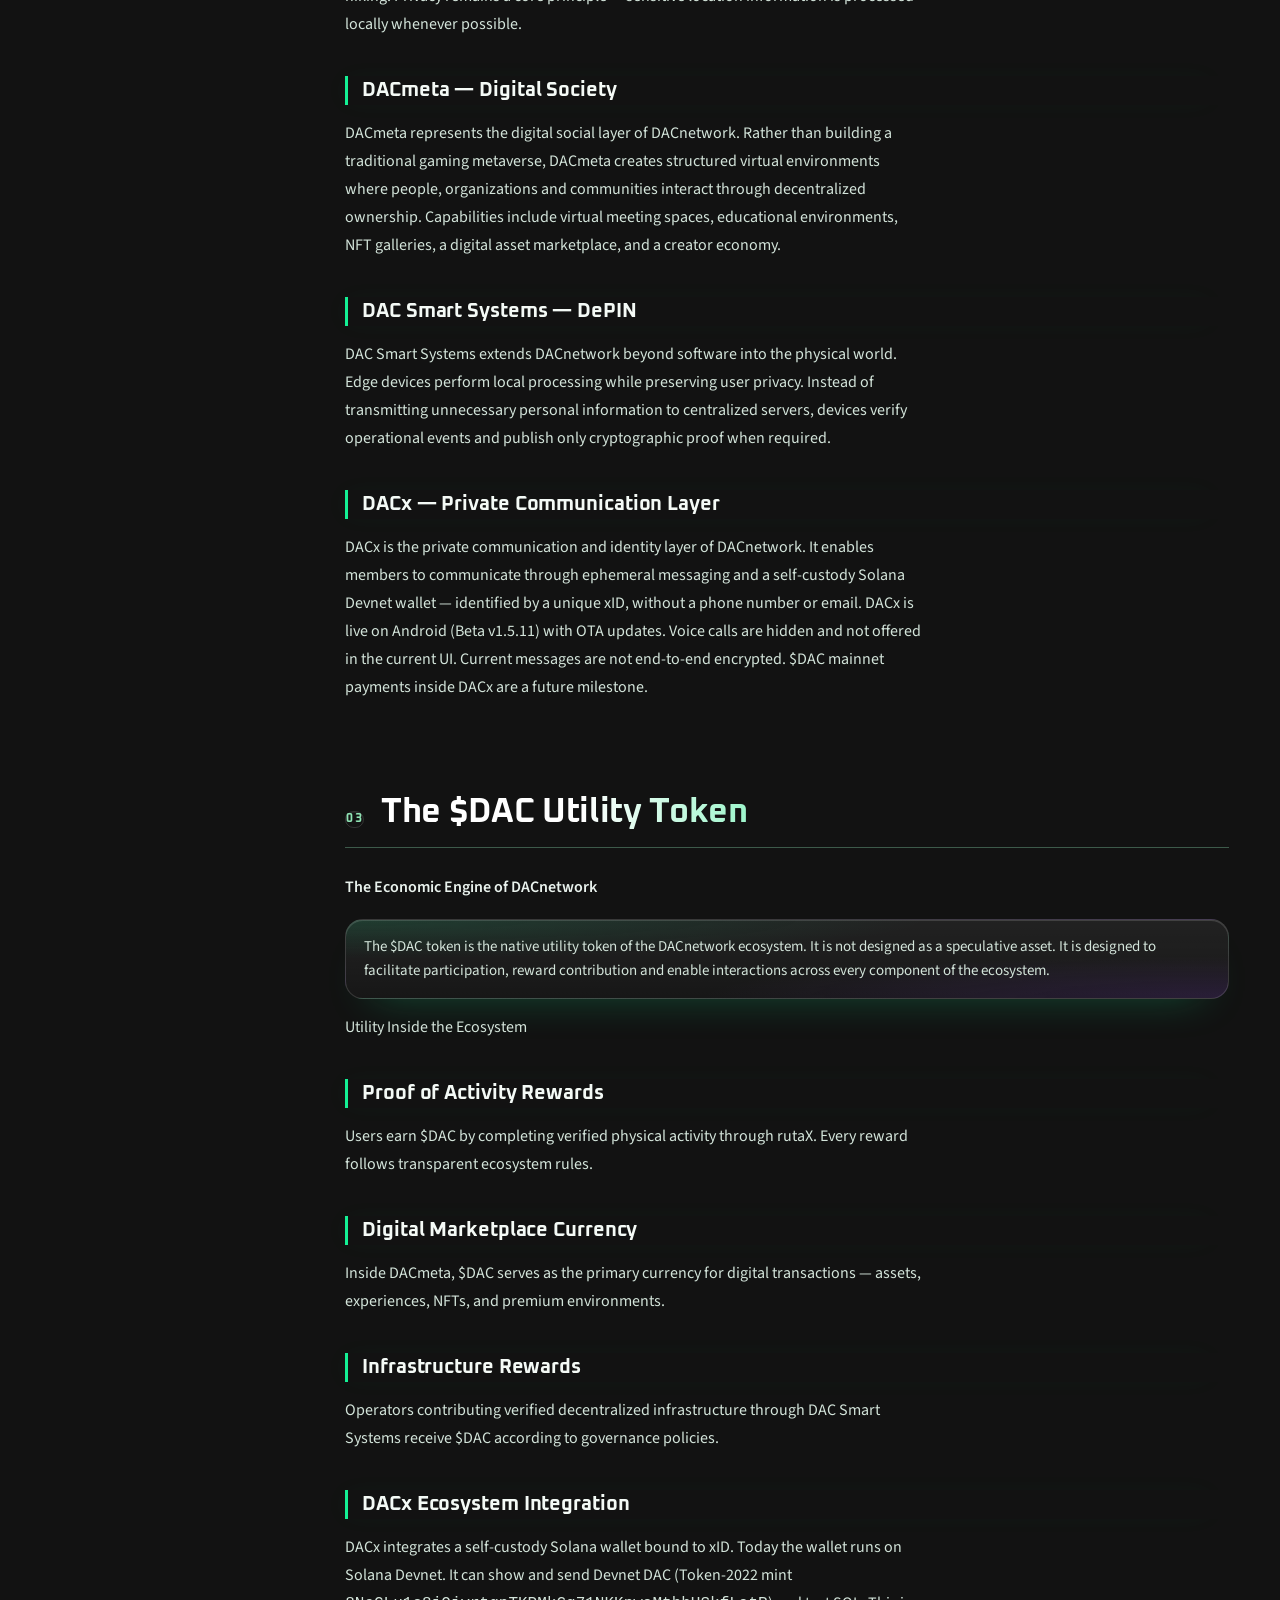
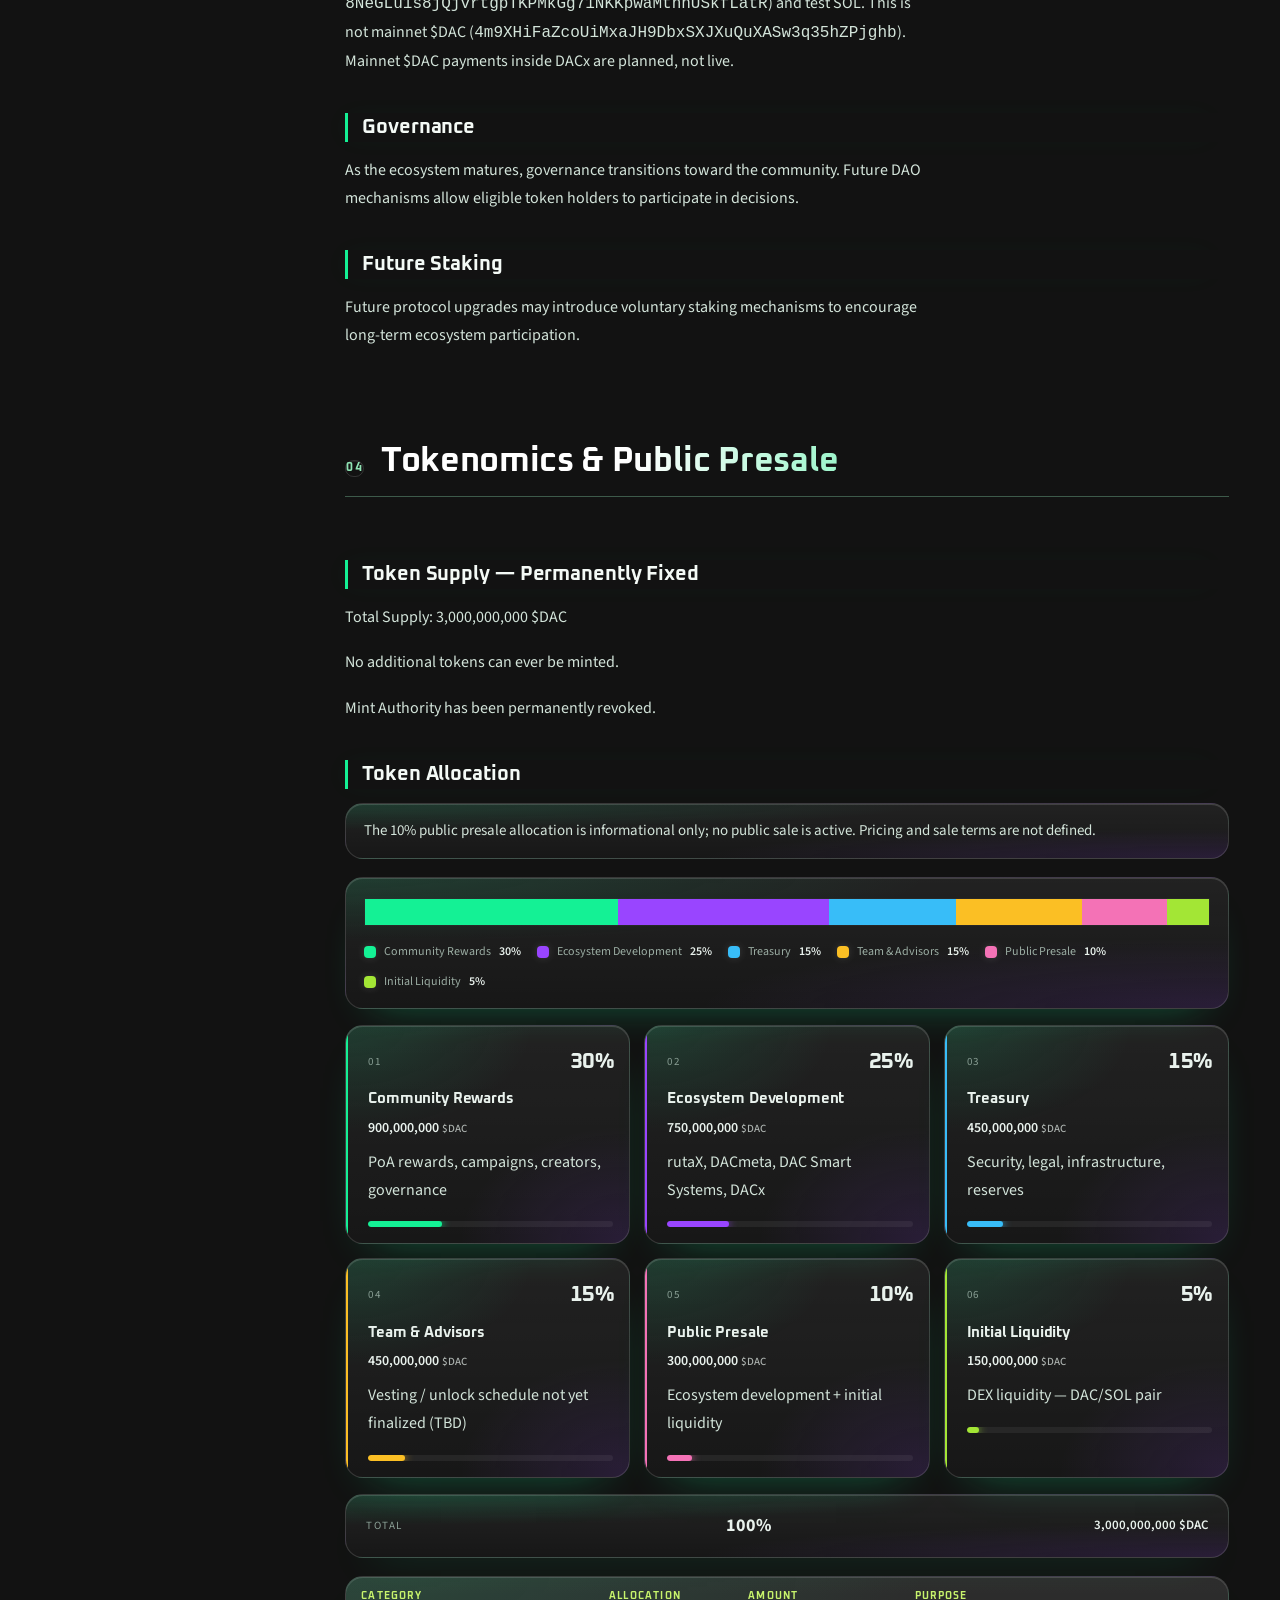
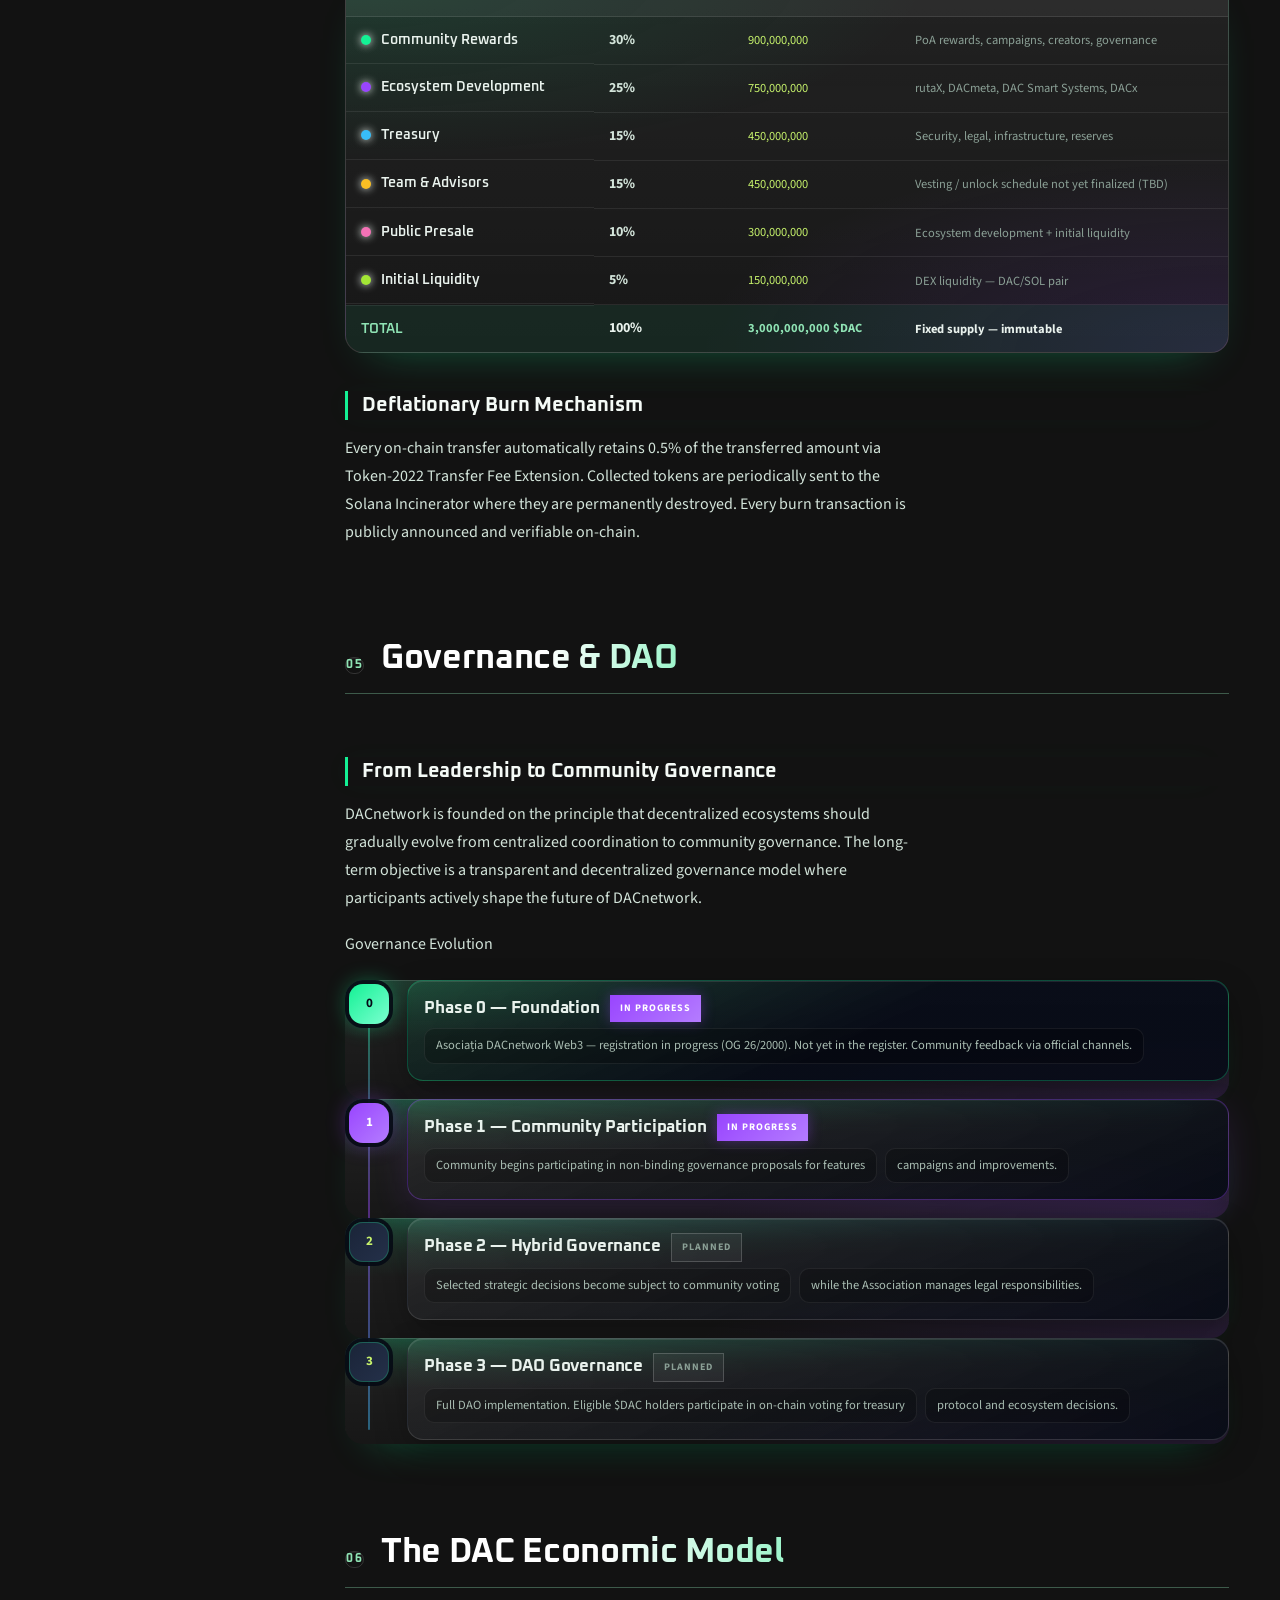
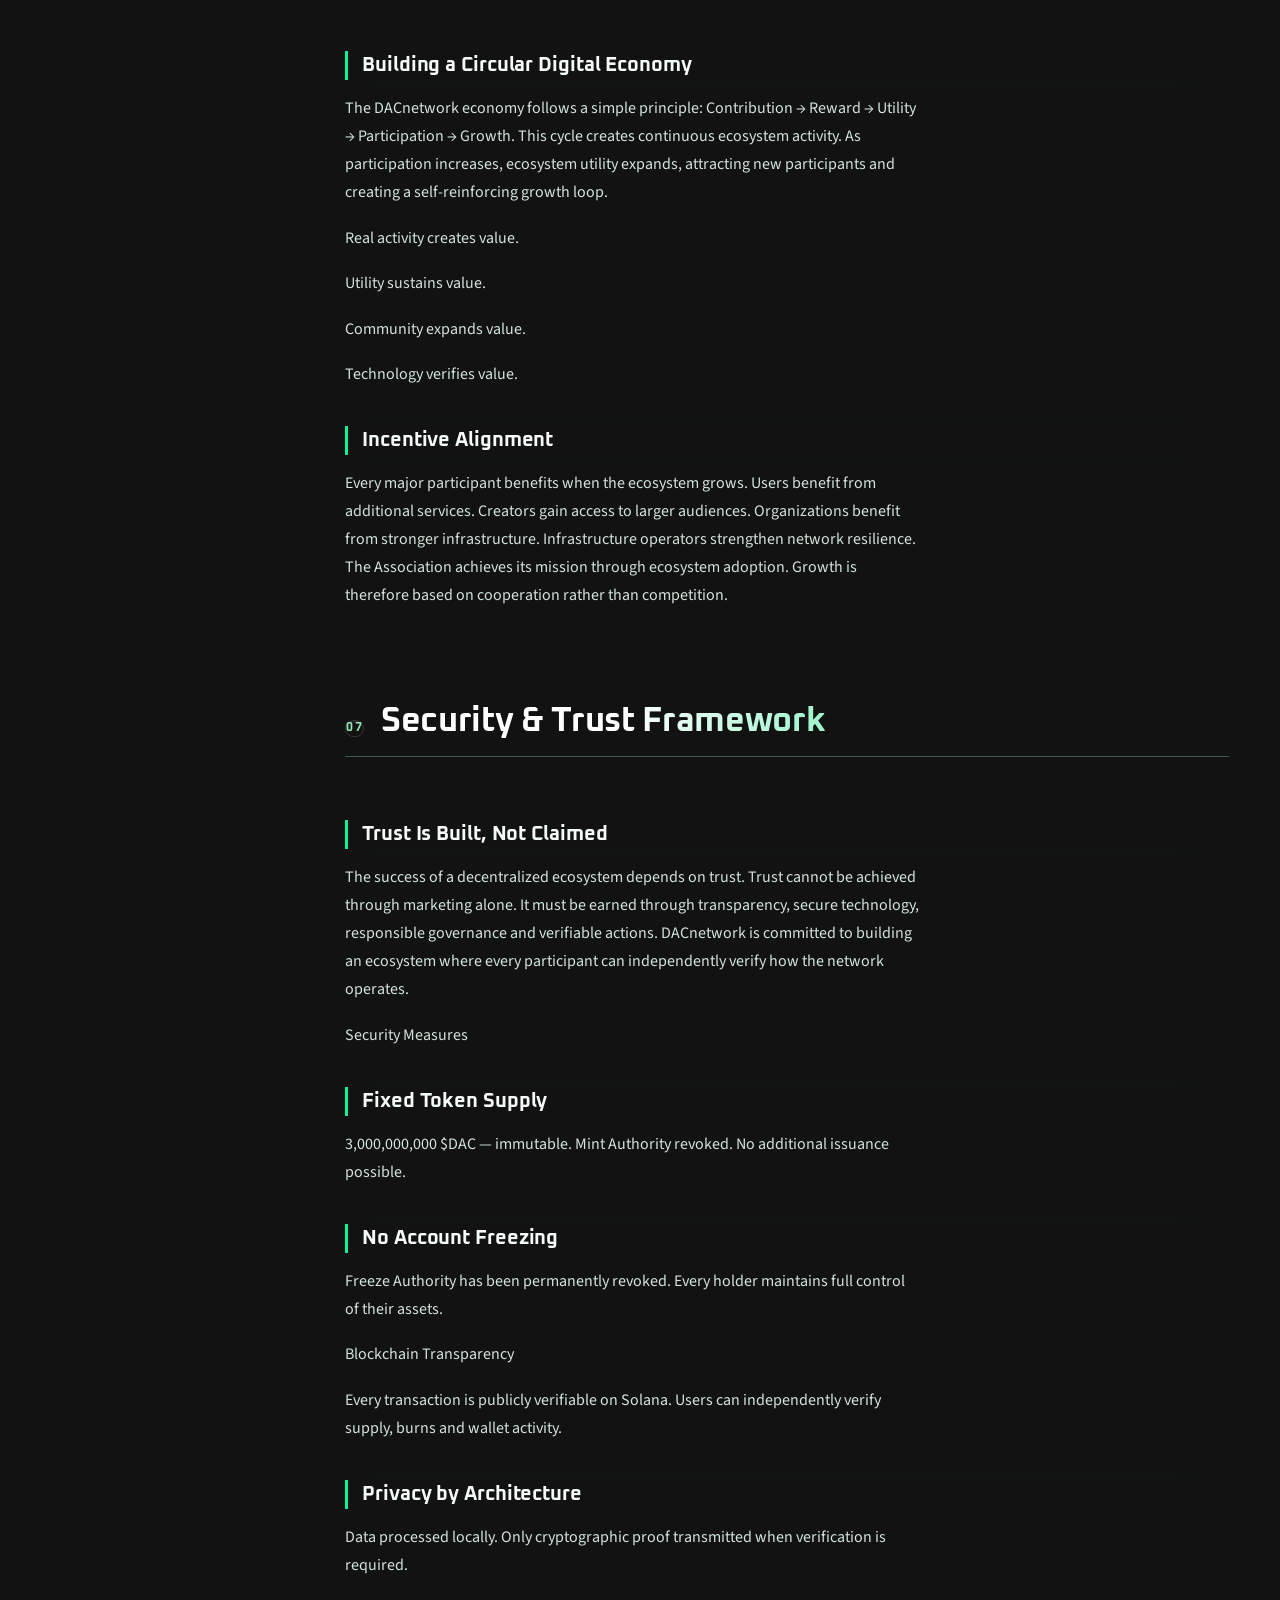
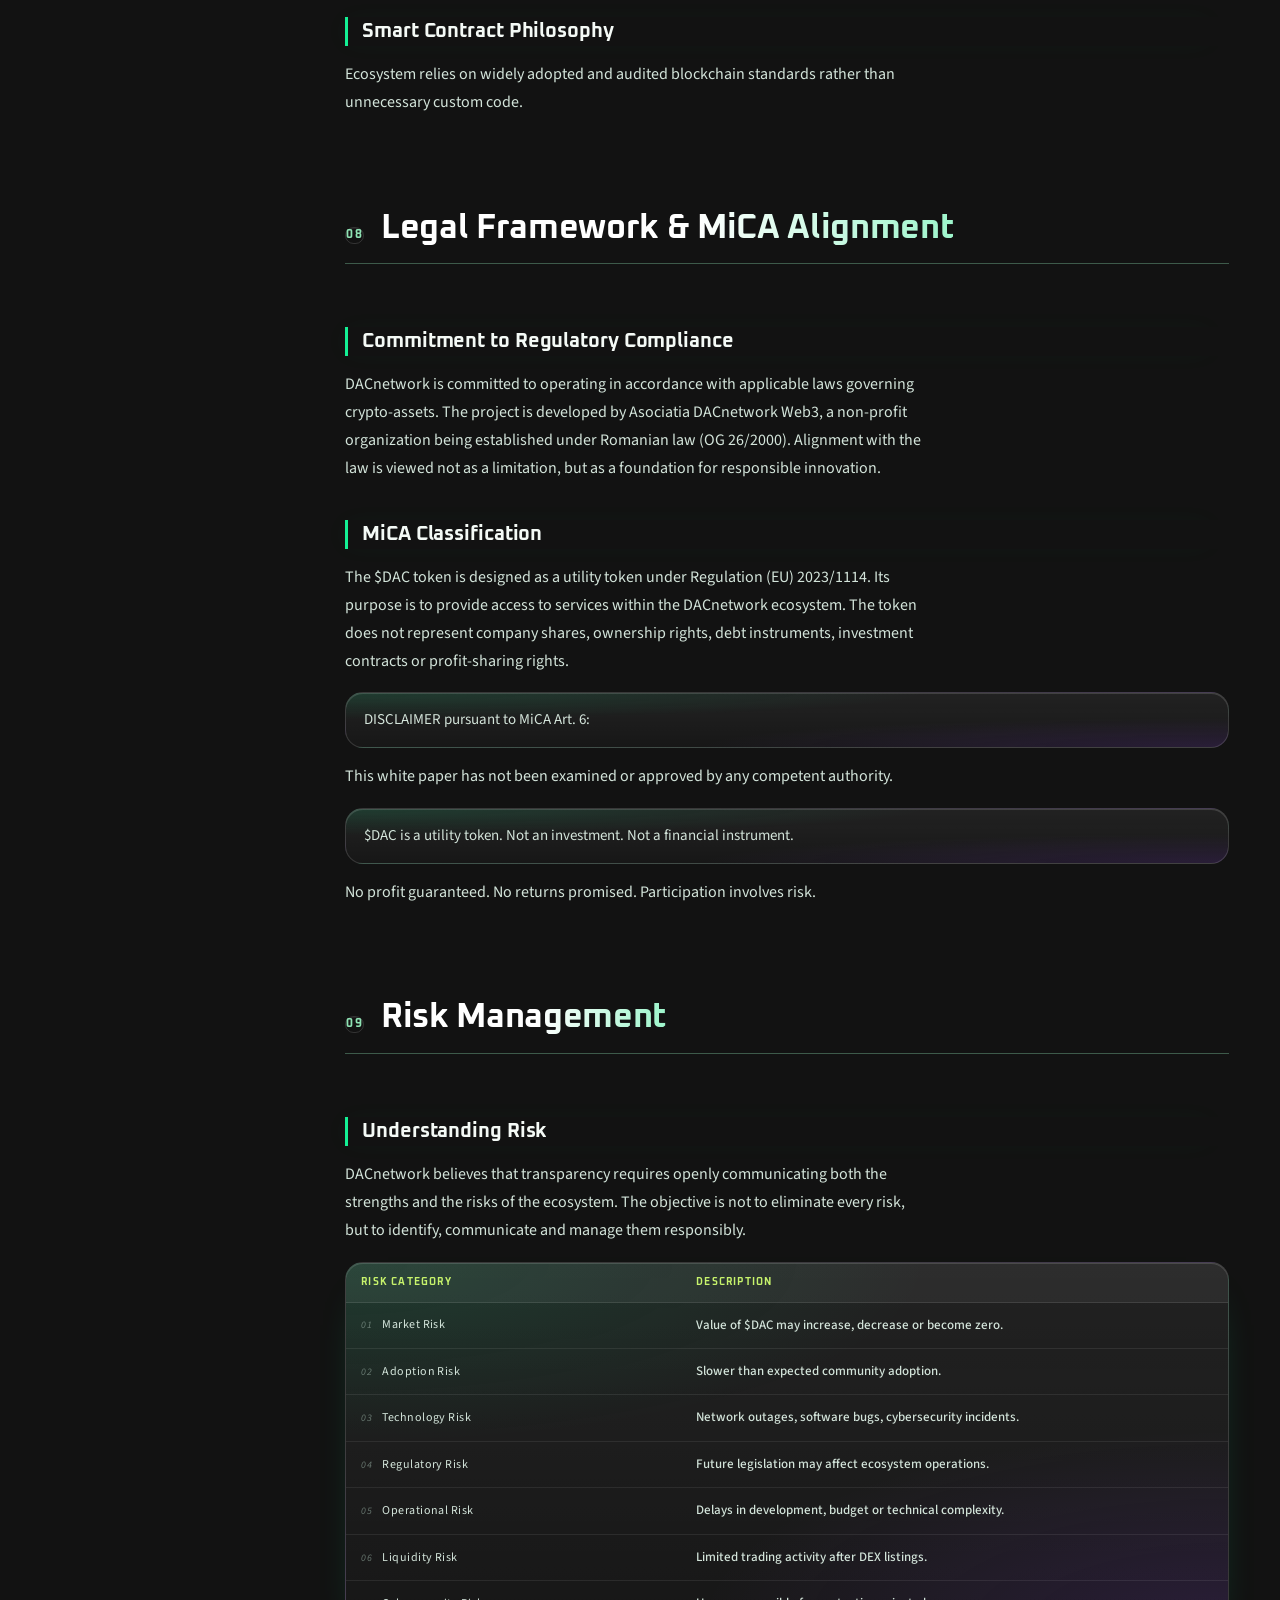
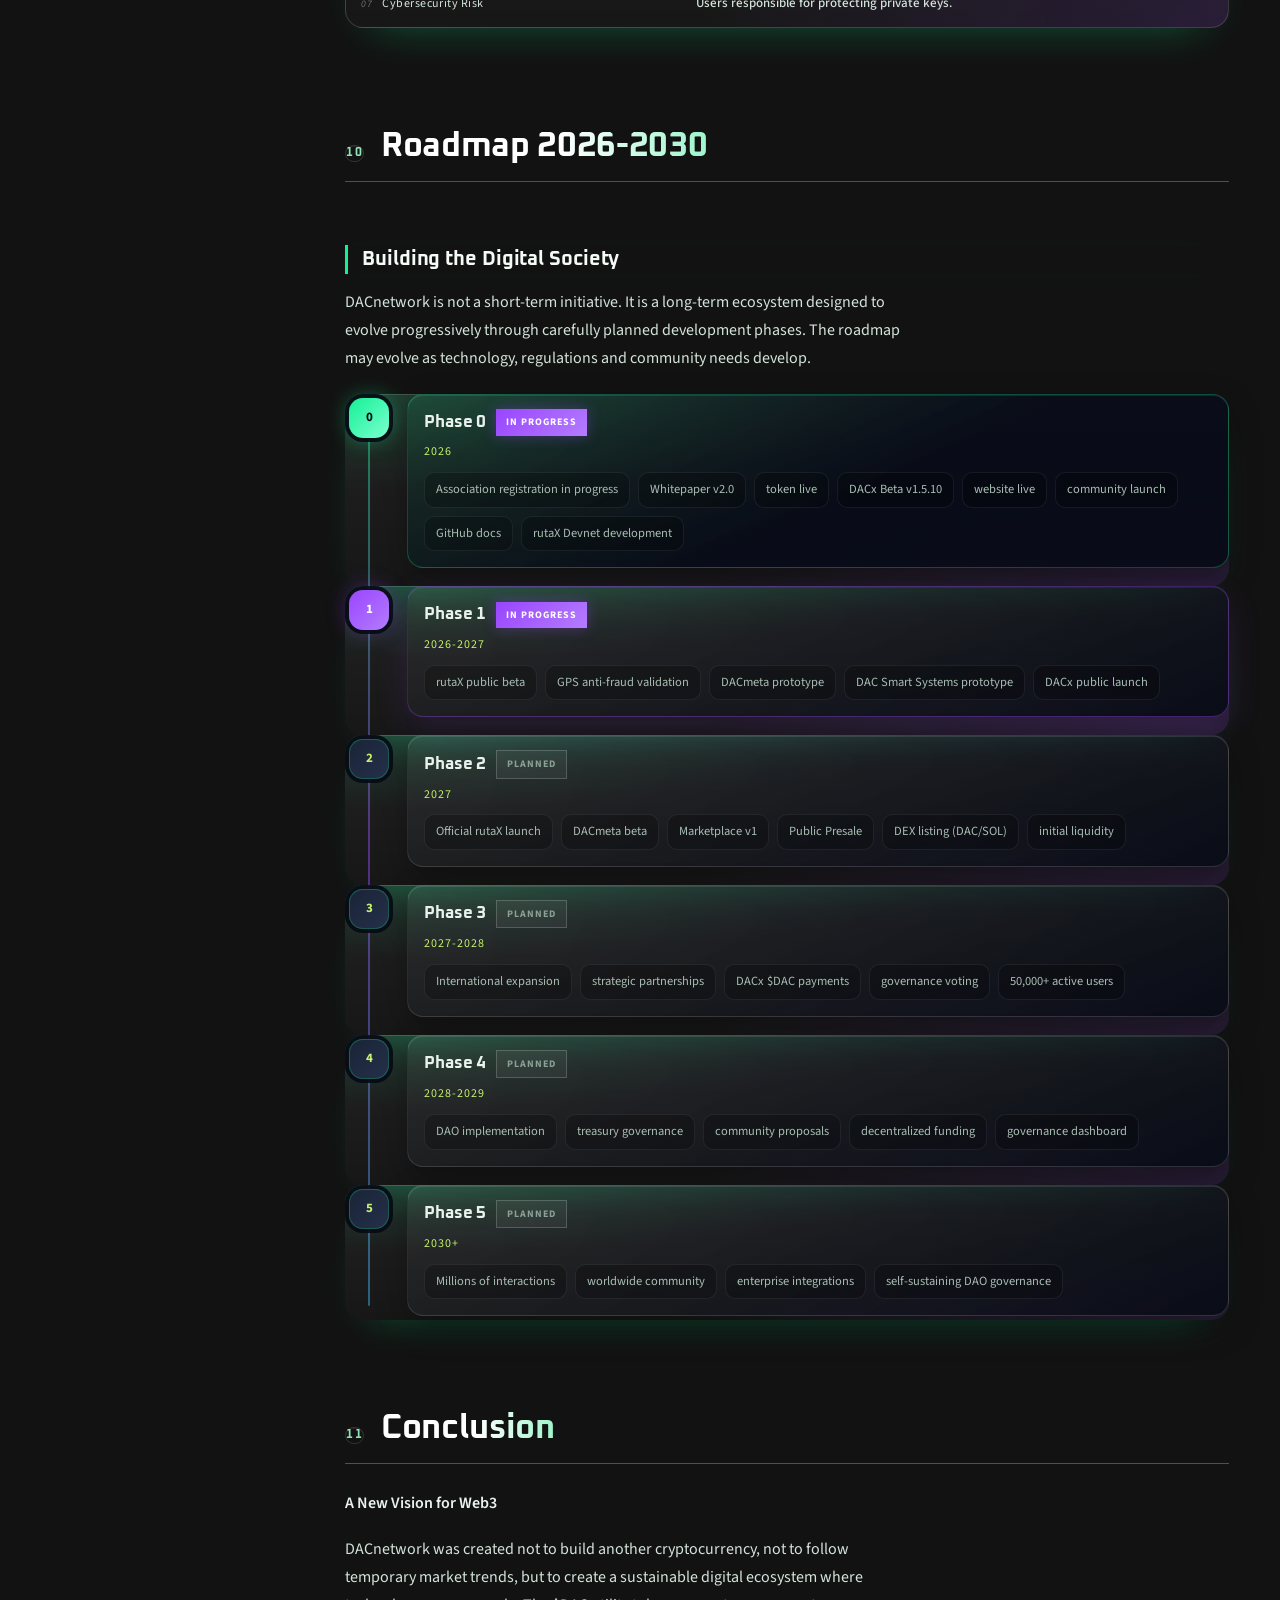
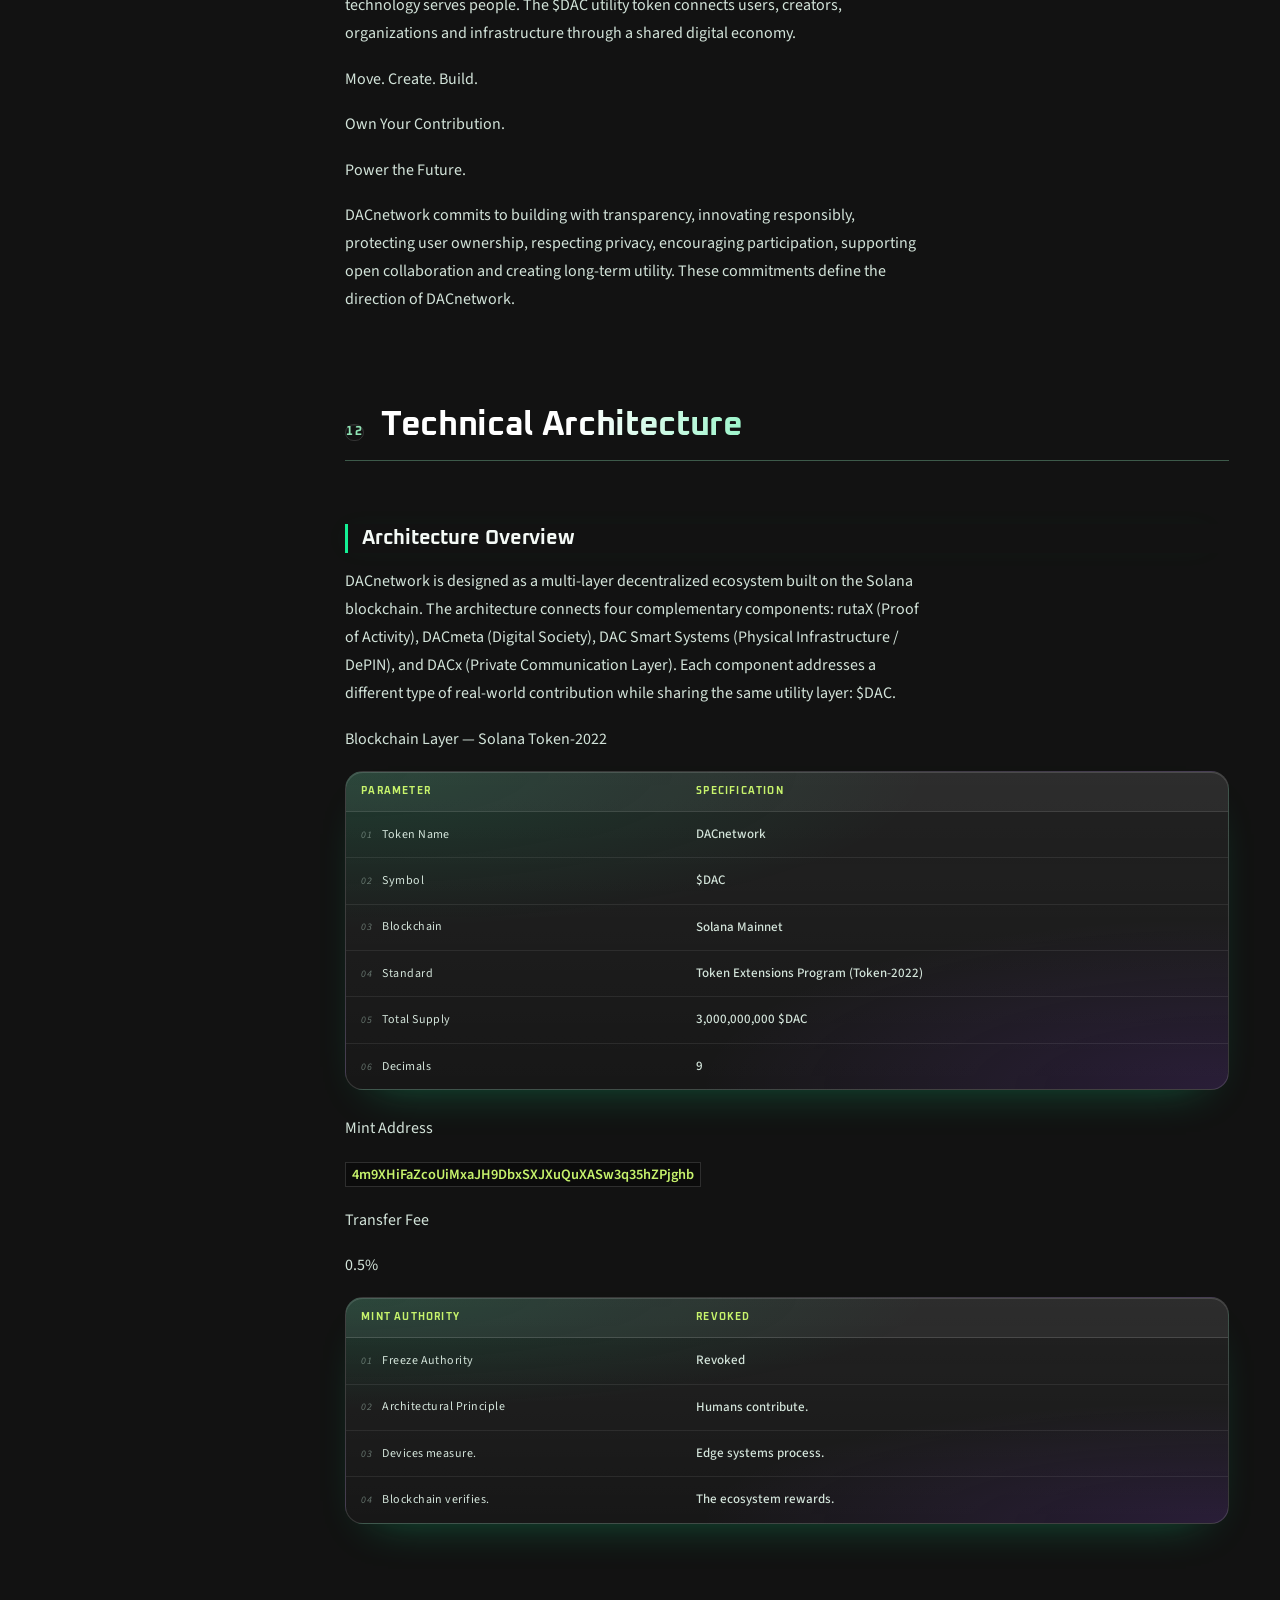
<file: whitepaper.html>
<!DOCTYPE html>
<html lang="en" data-lang="en">
<head>
<meta charset="UTF-8" />
<meta name="viewport" content="width=device-width, initial-scale=1, viewport-fit=cover" />
<meta http-equiv="X-UA-Compatible" content="IE=edge" />
<title>DACnetwork Whitepaper v2.0 — $DAC Token of Society | Solana</title>
<meta name="description" content="Official DACnetwork Whitepaper v2.0. $DAC utility token on Solana: tokenomics, roadmap, governance, rutaX, DACmeta, DACx and MiCA-aware utility framework." />
<meta name="keywords" content="DACnetwork whitepaper, $DAC token, Solana Token-2022, tokenomics, Proof of Activity, rutaX, DACx, DePIN, MiCA utility token, Web3 Romania" />
<meta name="author" content="Asociația DACnetwork Web3" />
<meta name="robots" content="index, follow, max-image-preview:large, max-snippet:-1" />
<meta name="theme-color" content="#12211b" />
<meta name="color-scheme" content="dark" />
<link rel="canonical" href="https://dacnetwork.io/whitepaper.html" />
<link rel="icon" href="./DAC_logo.png" type="image/png" />
<meta property="og:type" content="article" />
<meta property="og:site_name" content="DACnetwork" />
<meta property="og:title" content="DACnetwork Whitepaper v2.0 — $DAC Token of Society" />
<meta property="og:description" content="Official whitepaper: $DAC on Solana, ecosystem pillars, tokenomics, roadmap 2026–2030 and governance." />
<meta property="og:url" content="https://dacnetwork.io/whitepaper.html" />
<meta property="og:image" content="https://dacnetwork.io/og-image.jpg" />
<meta property="og:image:width" content="1200" />
<meta property="og:image:height" content="630" />
<meta property="og:image:alt" content="DACnetwork Whitepaper v2.0" />
<meta property="og:locale" content="en_US" />
<meta property="og:locale:alternate" content="ro_RO" />
<meta name="twitter:card" content="summary_large_image" />
<meta name="twitter:site" content="@DACLabs" />
<meta name="twitter:title" content="DACnetwork Whitepaper v2.0 — $DAC Token of Society" />
<meta name="twitter:description" content="Official whitepaper for the DACnetwork ecosystem and $DAC utility token on Solana." />
<meta name="twitter:image" content="https://dacnetwork.io/og-image.jpg" />
<meta name="twitter:image:alt" content="DACnetwork Whitepaper v2.0" />
<script type="application/ld+json">
{
  "@context": "https://schema.org",
  "@graph": [
    {
      "@type": "Organization",
      "@id": "https://dacnetwork.io/#organization",
      "name": "DACnetwork",
      "legalName": "Asociația DACnetwork Web3",
      "url": "https://dacnetwork.io/",
      "logo": "https://dacnetwork.io/DAC_logo.png",
      "sameAs": [
        "https://x.com/DACLabs",
        "https://t.me/DACNetwork",
        "https://www.linkedin.com/company/dacnetwork-web3/",
        "https://github.com/DAC-web3",
        "https://solscan.io/token/4m9XHiFaZcoUiMxaJH9DbxSXJXuQuXASw3q35hZPjghb"
      ]
    },
    {
      "@type": "TechArticle",
      "@id": "https://dacnetwork.io/whitepaper.html#article",
      "headline": "DACnetwork Whitepaper v2.0 — Token of Society",
      "name": "DACnetwork Whitepaper v2.0",
      "description": "Official DACnetwork Whitepaper v2.0 covering the $DAC utility token, ecosystem, tokenomics, roadmap and governance on Solana.",
      "url": "https://dacnetwork.io/whitepaper.html",
      "image": "https://dacnetwork.io/og-image.jpg",
      "datePublished": "2026-01-01",
      "dateModified": "2026-09-08",
      "inLanguage": ["en", "ro"],
      "author": { "@id": "https://dacnetwork.io/#organization" },
      "publisher": { "@id": "https://dacnetwork.io/#organization" },
      "about": {
        "@type": "Thing",
        "name": "$DAC",
        "description": "Utility token of the DACnetwork ecosystem on Solana (Token-2022)."
      },
      "isPartOf": {
        "@type": "WebSite",
        "name": "DACnetwork",
        "url": "https://dacnetwork.io/"
      }
    },
    {
      "@type": "BreadcrumbList",
      "itemListElement": [
        {
          "@type": "ListItem",
          "position": 1,
          "name": "Home",
          "item": "https://dacnetwork.io/"
        },
        {
          "@type": "ListItem",
          "position": 2,
          "name": "Whitepaper",
          "item": "https://dacnetwork.io/whitepaper.html"
        }
      ]
    }
  ]
}
</script>
<link rel="preconnect" href="https://fonts.googleapis.com" />
<link rel="preconnect" href="https://fonts.gstatic.com" crossorigin />
<link href="https://fonts.googleapis.com/css2?family=Space+Grotesk:wght@400;500;600;700&family=JetBrains+Mono:wght@400;500;600&family=Inter:wght@400;500;600&display=swap" rel="stylesheet" />
<style>
:root{
  /* Match main site premium lab + poster black↔white stage */
  --bg:#02040a;--bg2:#03050c;--panel:rgba(12,16,28,.88);
  --line:rgba(20,241,149,.16);--line2:rgba(255,255,255,.12);
  --g:#14F195;--g2:#7CFFD0;--p:#9945FF;--p2:#B47CFF;--c:#5EEAD4;
  --t:#F7F9FF;--m:rgba(247,249,255,.62);--d:rgba(247,249,255,.38);
  --grad:linear-gradient(135deg,#14F195 0%,#5EEAD4 40%,#B47CFF 100%);
  --grad-panel:linear-gradient(160deg,rgba(255,255,255,.07) 0%,rgba(12,16,28,.92) 28%,rgba(8,10,20,.96) 100%);
  --font:'Inter',system-ui,sans-serif;
  --disp:'Space Grotesk',system-ui,sans-serif;
  --mono:'JetBrains Mono',monospace;
  --side:300px;--r:18px;
}
*{box-sizing:border-box;margin:0;padding:0}
html{scroll-behavior:smooth}
body{font-family:var(--font);background:#02040a;color:var(--t);line-height:1.7;min-height:100vh;-webkit-font-smoothing:antialiased}
/* Global poster stage: black → soft white (same as main site) */
body:before{content:"";position:fixed;inset:0;pointer-events:none;z-index:-1;
  background:
    radial-gradient(ellipse 95% 70% at 50% 35%,rgba(255,255,255,.14) 0%,rgba(180,190,210,.06) 28%,transparent 58%),
    radial-gradient(ellipse 80% 50% at 50% -5%,rgba(255,255,255,.12) 0%,transparent 50%),
    radial-gradient(ellipse 60% 45% at 75% 55%,rgba(200,210,230,.05) 0%,transparent 55%),
    linear-gradient(180deg,#1a1e28 0%,#0c1018 22%,#06080f 48%,#03050a 72%,#010208 100%)}
body:after{content:"";position:fixed;inset:0;pointer-events:none;z-index:-1;opacity:.025;
  background-image:linear-gradient(rgba(255,255,255,.7) 1px,transparent 1px),linear-gradient(90deg,rgba(255,255,255,.45) 1px,transparent 1px);background-size:64px 64px;
  -webkit-mask-image:radial-gradient(ellipse 85% 75% at 50% 40%,#000,transparent);
  mask-image:radial-gradient(ellipse 85% 75% at 50% 40%,#000,transparent)}
.shell{display:flex;min-height:100vh;min-height:100dvh;position:relative}
/* lock page scroll without killing touch scroll inside the drawer */
body.menu-open{overflow:hidden;position:fixed;inset:0;width:100%;height:100%;touch-action:none}
body.menu-open .side{touch-action:pan-y}

/* SIDE */
.side{width:var(--side);flex-shrink:0;position:sticky;top:0;
  height:100vh;height:100dvh;max-height:100dvh;
  overflow-x:hidden;overflow-y:auto;-webkit-overflow-scrolling:touch;overscroll-behavior:contain;
  border-right:1px solid rgba(255,255,255,.12);
  background:linear-gradient(180deg,rgba(255,255,255,.06) 0%,rgba(8,12,22,.94) 28%,rgba(3,5,12,.98) 100%);
  box-shadow:inset -1px 0 0 rgba(255,255,255,.04);
  padding:18px 12px 48px;
  padding-bottom:max(72px, calc(env(safe-area-inset-bottom, 0px) + 56px));
  box-sizing:border-box;
}
.side::-webkit-scrollbar{width:4px}.side::-webkit-scrollbar-thumb{background:rgba(20,241,149,.28);border-radius:4px}
/* end spacer after last nav link */
.side nav{padding-bottom:12px}
.side nav:last-of-type{padding-bottom:28px}
.side nav:last-of-type .nav-a:last-child{margin-bottom:24px}
.brand{display:flex;gap:12px;align-items:center;padding:8px 10px 16px;margin-bottom:10px;border-bottom:1px solid var(--line2);text-decoration:none;color:inherit}
.brand img{width:34px;height:34px;object-fit:contain;filter:drop-shadow(0 0 12px rgba(20,241,149,.45))}
.brand b{font-family:var(--disp);font-size:15px;font-weight:700;letter-spacing:.03em}
.brand b i{font-style:normal;color:var(--g)}
.brand small{display:block;font-family:var(--mono);font-size:10px;color:var(--d);letter-spacing:.14em;text-transform:uppercase;margin-top:3px}
.lang{display:flex;gap:4px;padding:4px;margin:0 4px 16px;border-radius:14px;border:1px solid rgba(255,255,255,.14);background:linear-gradient(160deg,rgba(255,255,255,.06),rgba(5,8,18,.75));box-shadow:inset 0 1px 0 rgba(255,255,255,.1)}
.lang button{
  flex:1;border:0;cursor:pointer;border-radius:11px;padding:9px 8px;
  font-family:var(--mono);font-size:11px;font-weight:600;letter-spacing:.12em;
  background:transparent;color:var(--d);transition:.2s;
  display:inline-flex;align-items:center;justify-content:center;gap:7px;
}
.lang button .lang-flag{border-radius:2px;flex-shrink:0;opacity:.55;filter:saturate(.75);transition:.2s}
.lang button:hover{color:var(--t)}
.lang button:hover .lang-flag{opacity:.9;filter:saturate(1)}
.lang button.on{
  color:var(--g);
  background:linear-gradient(135deg,rgba(20,241,149,.18),rgba(153,69,255,.1));
  box-shadow:0 0 20px rgba(20,241,149,.12),inset 0 1px 0 rgba(255,255,255,.05);
}
.lang button.on .lang-flag{opacity:1;filter:saturate(1.1);box-shadow:0 0 8px rgba(255,255,255,.12)}
.toc-h{font-family:var(--mono);font-size:10px;letter-spacing:.18em;text-transform:uppercase;color:var(--d);padding:2px 12px 12px}
.nav-a{display:flex;gap:10px;padding:10px 12px;margin-bottom:3px;border-radius:12px;text-decoration:none;color:var(--m);font-size:12.5px;border:1px solid transparent;transition:.18s}
.nav-a em{font-style:normal;font-family:var(--mono);font-size:10px;color:var(--d);width:24px;flex-shrink:0}
.nav-a span{line-height:1.35;font-weight:500}
.nav-a:hover{background:rgba(255,255,255,.03);border-color:var(--line2);color:var(--t)}
.nav-a:hover em{color:var(--g)}

.main{flex:1;min-width:0}
.top{display:none;position:sticky;top:0;z-index:30;padding:12px 14px;background:linear-gradient(180deg,rgba(2,4,10,.96),rgba(5,8,16,.9));backdrop-filter:blur(16px);border-bottom:1px solid rgba(255,255,255,.1);align-items:center;justify-content:space-between;box-shadow:inset 0 1px 0 rgba(255,255,255,.06)}
.top .m{border:1px solid rgba(255,255,255,.22);background:linear-gradient(135deg,#7CFFD0,#14F195);color:#02040a;border-radius:12px;padding:10px 14px;cursor:pointer;font-family:var(--mono);font-size:11px;font-weight:600;box-shadow:0 0 24px rgba(20,241,149,.3)}

/* HERO */
.hero{position:relative;padding:clamp(36px,6vw,72px) clamp(18px,5vw,56px) clamp(32px,4vw,48px);border-bottom:1px solid rgba(255,255,255,.1);overflow:hidden}
.hero:before{content:"";position:absolute;inset:0;pointer-events:none;background:radial-gradient(ellipse 70% 55% at 50% 0%,rgba(255,255,255,.08),transparent 50%),radial-gradient(ellipse 45% 50% at 90% 20%,rgba(153,69,255,.12),transparent 55%),radial-gradient(ellipse 40% 45% at 10% 80%,rgba(20,241,149,.08),transparent 50%)}
.hero-in{position:relative;z-index:2;max-width:960px}
.pill{display:inline-flex;align-items:center;gap:10px;font-family:var(--mono);font-size:11px;letter-spacing:.16em;text-transform:uppercase;color:var(--g);padding:8px 16px;border-radius:999px;margin-bottom:20px;border:1px solid rgba(255,255,255,.14);background:linear-gradient(135deg,rgba(20,241,149,.12),rgba(255,255,255,.05) 50%,rgba(153,69,255,.08));box-shadow:0 0 28px rgba(20,241,149,.1),inset 0 1px 0 rgba(255,255,255,.1)}
.pill i{width:7px;height:7px;border-radius:50%;background:var(--g);box-shadow:0 0 10px var(--g);display:block}
.hero-title-row{
  display:flex;align-items:center;justify-content:space-between;gap:20px 28px;
  margin-bottom:12px;flex-wrap:wrap;
}
.hero-title-row h1{
  font-family:var(--disp);font-weight:700;letter-spacing:-.03em;line-height:.98;
  font-size:clamp(40px,7vw,66px);margin:0;flex:1;min-width:min(100%,220px);
  background:linear-gradient(135deg,#fff 0%,#14F195 35%,#5EEAD4 55%,#B47CFF 100%);
  -webkit-background-clip:text;background-clip:text;color:transparent;
}
.hero-title-row h1 b{color:inherit;-webkit-text-fill-color:transparent}
.hero-logo{
  flex-shrink:0;width:clamp(88px,14vw,128px);height:clamp(88px,14vw,128px);
  display:flex;align-items:center;justify-content:center;
  border-radius:28px;padding:14px;
  border:1px solid rgba(255,255,255,.16);
  background:linear-gradient(145deg,rgba(255,255,255,.1),rgba(20,241,149,.08) 50%,rgba(153,69,255,.08));
  box-shadow:0 0 40px rgba(20,241,149,.15),0 16px 40px rgba(0,0,0,.35),inset 0 1px 0 rgba(255,255,255,.14);
}
.hero-logo img{
  width:100%;height:100%;object-fit:contain;
  filter:drop-shadow(0 0 16px rgba(20,241,149,.45));
}
.hero .sub{font-family:var(--disp);font-size:clamp(16px,2.4vw,21px);font-weight:500;color:rgba(243,246,255,.8);margin-bottom:12px}
.hero .lede{color:var(--m);font-size:15px;max-width:560px;margin-bottom:26px;line-height:1.7}
.pillars{display:grid;grid-template-columns:repeat(4,1fr);gap:12px;margin-bottom:24px}
.pcard{position:relative;padding:18px 14px 14px;border-radius:var(--r);border:1px solid var(--line2);background:linear-gradient(160deg,rgba(255,255,255,.045),rgba(5,8,22,.4));box-shadow:0 14px 40px rgba(0,0,0,.28),inset 0 1px 0 rgba(255,255,255,.04);overflow:hidden;transition:.25s}
.pcard:before{content:"";position:absolute;left:0;right:0;top:0;height:2px;background:linear-gradient(90deg,#9945FF,#14F195)}
.pcard:hover{transform:translateY(-3px);border-color:rgba(20,241,149,.3)}
.pcard strong{display:block;font-family:var(--disp);font-size:15px;color:var(--g);margin-bottom:6px}
.pcard span{font-size:12px;color:var(--d);line-height:1.4;display:block}
.mica{border-radius:var(--r);padding:16px 18px 16px 20px;border:1px solid rgba(153,69,255,.3);background:linear-gradient(135deg,rgba(153,69,255,.1),rgba(20,241,149,.05));position:relative;color:var(--m);font-size:13.5px;line-height:1.65;box-shadow:0 12px 36px rgba(0,0,0,.2)}
.mica:before{content:"";position:absolute;left:0;top:12px;bottom:12px;width:3px;border-radius:0 3px 3px 0;background:linear-gradient(180deg,#9945FF,#14F195)}
.mica strong{display:block;font-family:var(--mono);font-size:10px;letter-spacing:.14em;text-transform:uppercase;color:var(--p2);margin-bottom:8px}

/* BODY */
.body{padding:clamp(20px,4vw,44px) clamp(14px,4vw,52px) 90px;max-width:960px}
.panel{display:none}.panel.on{display:block}

.chapter{margin-bottom:28px;scroll-margin-top:20px}
.ch-head{
  display:flex;align-items:flex-start;gap:16px;padding:20px 22px;margin-bottom:0;
  border-radius:var(--r) var(--r) 0 0;
  border:1px solid rgba(255,255,255,.12);border-bottom:1px solid rgba(255,255,255,.1);
  background:linear-gradient(135deg,rgba(255,255,255,.07),rgba(20,241,149,.06) 45%,rgba(153,69,255,.05));
  box-shadow:inset 0 1px 0 rgba(255,255,255,.12);
}
.ch-no{
  font-family:var(--mono);font-size:12px;font-weight:600;letter-spacing:.12em;
  color:var(--g);padding:8px 10px;border-radius:10px;
  border:1px solid rgba(255,255,255,.14);background:linear-gradient(135deg,rgba(20,241,149,.12),rgba(255,255,255,.04));
  flex-shrink:0;box-shadow:inset 0 1px 0 rgba(255,255,255,.08);
}
.ch-title{font-family:var(--disp);font-size:clamp(1.2rem,2.5vw,1.5rem);font-weight:700;letter-spacing:-.02em;line-height:1.25;padding-top:4px}
.ch-body{
  padding:clamp(20px,3vw,32px);
  border:1px solid rgba(255,255,255,.12);border-top:0;
  border-radius:0 0 var(--r) var(--r);
  background:linear-gradient(180deg,rgba(255,255,255,.05),rgba(8,12,22,.92) 40%,rgba(4,6,14,.95));
  box-shadow:0 20px 50px rgba(0,0,0,.35),inset 0 1px 0 rgba(255,255,255,.06);
}

.h3{font-family:var(--disp);font-size:1.05rem;font-weight:600;color:var(--g2);margin:1.6em 0 .75em;padding:11px 14px;border-radius:12px;border:1px solid rgba(255,255,255,.12);border-left:3px solid var(--g);background:linear-gradient(90deg,rgba(20,241,149,.08),rgba(255,255,255,.03),transparent)}
.ch-body p{color:var(--m);margin:0 0 1em;font-size:15px;line-height:1.78}
.callout{padding:14px 16px;margin:0 0 14px;border-radius:12px;border:1px solid rgba(255,255,255,.12);border-left:3px solid var(--p);background:linear-gradient(135deg,rgba(153,69,255,.1),rgba(255,255,255,.03));color:var(--m);font-size:14px;line-height:1.6}
.list{list-style:none;margin:0 0 1.1em;padding:12px 14px 12px 16px;border-radius:12px;border:1px solid rgba(255,255,255,.1);background:linear-gradient(160deg,rgba(255,255,255,.04),rgba(5,8,18,.5))}
.list li{position:relative;padding:6px 0 6px 16px;color:var(--m);font-size:14.5px}
.list li:before{content:"";position:absolute;left:0;top:.85em;width:6px;height:6px;border-radius:50%;background:linear-gradient(135deg,#9945FF,#14F195);box-shadow:0 0 8px rgba(20,241,149,.45)}

/* ========== PROFESSIONAL TABLES ========== */
.table-wrap{
  margin:16px 0 22px;border-radius:14px;overflow:hidden;
  border:1px solid rgba(255,255,255,.12);
  background:linear-gradient(180deg,rgba(255,255,255,.04),rgba(5,8,18,.7));
  box-shadow:0 12px 40px rgba(0,0,0,.28),inset 0 1px 0 rgba(255,255,255,.06);
}
.tbl{width:100%;border-collapse:collapse;font-size:13.5px}
.tbl thead th{
  font-family:var(--mono);font-size:10px;font-weight:600;letter-spacing:.12em;text-transform:uppercase;
  color:var(--g);text-align:left;padding:14px 16px;
  background:linear-gradient(180deg,rgba(20,241,149,.12),rgba(20,241,149,.04));
  border-bottom:1px solid rgba(20,241,149,.2);
}
.tbl tbody td{padding:13px 16px;border-bottom:1px solid rgba(255,255,255,.05);vertical-align:middle;color:var(--m)}
.tbl tbody tr:last-child td{border-bottom:0}
.tbl tbody tr:hover td{background:rgba(20,241,149,.04)}
.td-label{font-family:var(--mono);font-size:12px;color:var(--d);letter-spacing:.04em;width:38%;white-space:normal;word-break:break-word}
.td-val{font-family:var(--mono);font-size:13px;color:var(--g2);font-weight:500;word-break:break-word;overflow-wrap:anywhere}
.td-inner{display:inline;min-width:0}
code.addr,.addr{
  display:inline;font-family:var(--mono);font-size:.9em;font-weight:600;
  color:var(--g2);word-break:break-all;overflow-wrap:anywhere;
  background:rgba(20,241,149,.08);border:1px solid rgba(20,241,149,.18);
  border-radius:6px;padding:1px 6px;line-height:1.55;
}
a.inline-link{color:var(--g);text-decoration:none;border-bottom:1px solid rgba(20,241,149,.35);word-break:break-word}
a.inline-link:hover{color:var(--g2);border-bottom-color:var(--g)}
.tbl-4 .td-cat{font-family:var(--disp);font-weight:600;color:var(--t);font-size:13.5px}
.tbl-4 .td-amt{font-family:var(--mono);color:var(--g2);font-size:12.5px;white-space:nowrap}
.tbl-4 .td-why{font-size:12.5px;color:var(--d);line-height:1.45}
.tbl-4 .td-pct{min-width:120px}
.bar{display:flex;align-items:center;gap:10px;min-width:110px}
.bar i{display:block;height:7px;border-radius:6px;background:linear-gradient(90deg,#9945FF,#14F195);box-shadow:0 0 10px rgba(20,241,149,.35);min-width:4px}
.bar em{font-style:normal;font-family:var(--mono);font-size:12px;color:var(--g);font-weight:600}
.row-total td{background:rgba(20,241,149,.07)!important;color:var(--t)!important;font-weight:700;border-top:1px solid rgba(20,241,149,.25)}
.row-total .td-cat,.row-total .td-amt{color:var(--g)!important}
.td-cat{display:flex;align-items:center;gap:10px}
.td-cat .dot{width:10px;height:10px;border-radius:50%;flex-shrink:0;box-shadow:0 0 8px currentColor}
.row-n{display:inline-block;font-size:10px;color:var(--d);margin-right:10px;opacity:.7}

/* ===== TOKEN ALLOCATION — clear categories ===== */
.alloc-board{margin:18px 0 28px}
.alloc-visual{
  padding:20px 18px 16px;margin-bottom:16px;border-radius:16px;
  border:1px solid rgba(20,241,149,.2);
  background:linear-gradient(160deg,rgba(12,18,36,.9),rgba(8,12,24,.95));
  box-shadow:0 16px 48px rgba(0,0,0,.3),inset 0 1px 0 rgba(255,255,255,.04);
}
.stack-bar{
  display:flex;width:100%;height:28px;border-radius:999px;overflow:hidden;
  border:1px solid rgba(255,255,255,.08);
  background:rgba(0,0,0,.35);
  box-shadow:inset 0 2px 8px rgba(0,0,0,.4);
  margin-bottom:16px;
}
.stack-seg{
  display:block;height:100%;min-width:2px;
  transition:filter .2s;
  box-shadow:inset 0 1px 0 rgba(255,255,255,.2);
}
.stack-seg:hover{filter:brightness(1.15)}
.alloc-legend{
  display:flex;flex-wrap:wrap;gap:10px 16px;
}
.alloc-leg{
  display:inline-flex;align-items:center;gap:8px;
  font-size:12px;color:var(--m);
}
.alloc-leg i{
  width:12px;height:12px;border-radius:4px;flex-shrink:0;
  box-shadow:0 0 8px rgba(255,255,255,.15);
}
.alloc-leg span{opacity:.9}
.alloc-leg b{font-family:var(--mono);color:var(--g);font-size:12px;font-weight:600}

.alloc-cards{
  display:grid;
  grid-template-columns:repeat(3,1fr);
  gap:14px;
  margin-bottom:16px;
}
.alloc-card{
  position:relative;
  padding:18px 16px 16px;
  border-radius:16px;
  border:1px solid color-mix(in srgb, var(--c) 35%, transparent);
  background:
    linear-gradient(165deg, var(--cs), rgba(5,8,22,.5)),
    rgba(8,12,24,.85);
  box-shadow:0 12px 36px rgba(0,0,0,.28), inset 0 1px 0 rgba(255,255,255,.05);
  overflow:hidden;
  transition:transform .22s, box-shadow .22s;
}
.alloc-card:before{
  content:"";position:absolute;left:0;top:0;bottom:0;width:4px;
  background:var(--c);box-shadow:0 0 12px var(--c);
}
.alloc-card:hover{
  transform:translateY(-3px);
  box-shadow:0 18px 44px rgba(0,0,0,.35), 0 0 24px color-mix(in srgb, var(--c) 20%, transparent);
}
.alloc-card-top{
  display:flex;align-items:center;justify-content:space-between;
  margin-bottom:10px;padding-left:6px;
}
.alloc-idx{
  font-family:var(--mono);font-size:11px;letter-spacing:.12em;
  color:var(--d);
}
.alloc-pct{
  font-family:var(--disp);font-size:22px;font-weight:700;
  color:var(--cl);letter-spacing:-.02em;
  text-shadow:0 0 20px color-mix(in srgb, var(--c) 40%, transparent);
}
.alloc-name{
  font-family:var(--disp);font-size:15px;font-weight:700;
  color:var(--t);margin:0 0 8px;padding-left:6px;letter-spacing:-.01em;
  line-height:1.25;
}
.alloc-amt{
  font-family:var(--mono);font-size:14px;font-weight:600;
  color:var(--cl);padding-left:6px;margin-bottom:8px;
}
.alloc-amt small{font-size:11px;opacity:.7;font-weight:500}
.alloc-why{
  font-size:12.5px;line-height:1.5;color:var(--d);
  margin:0 0 12px;padding-left:6px;
}
.alloc-track{
  height:6px;border-radius:6px;background:rgba(255,255,255,.06);
  overflow:hidden;margin-left:6px;
}
.alloc-track i{
  display:block;height:100%;border-radius:6px;
  background:var(--c);box-shadow:0 0 10px var(--c);
}

.alloc-total{
  display:flex;flex-wrap:wrap;align-items:center;justify-content:space-between;gap:12px;
  padding:16px 20px;margin-bottom:16px;border-radius:14px;
  border:1px solid rgba(20,241,149,.3);
  background:linear-gradient(135deg,rgba(20,241,149,.1),rgba(153,69,255,.06));
  font-family:var(--mono);font-size:13px;
}
.alloc-total span{color:var(--d);letter-spacing:.12em;text-transform:uppercase;font-size:11px}
.alloc-total b{color:var(--g);font-size:18px;font-weight:700}
.alloc-total em{font-style:normal;color:var(--g2);font-weight:600}

.feat-grid{display:grid;grid-template-columns:repeat(2,1fr);gap:12px;margin:12px 0 20px}
.feat{padding:16px;border-radius:14px;border:1px solid rgba(153,69,255,.18);background:linear-gradient(145deg,rgba(153,69,255,.08),rgba(20,241,149,.04))}
.feat strong{display:block;font-family:var(--disp);color:var(--g);margin-bottom:6px;font-size:14px}
.feat span{font-size:13px;color:var(--d);line-height:1.45}

.phase-grid{display:grid;gap:12px;margin:12px 0 20px}
.phase{
  padding:16px 18px 16px 16px;border-radius:14px;
  border:1px solid color-mix(in srgb, var(--c,#14F195) 30%, transparent);
  background:linear-gradient(90deg, color-mix(in srgb, var(--c,#14F195) 12%, transparent), rgba(255,255,255,.02));
  border-left:4px solid var(--c,#14F195);
  box-shadow:0 8px 24px rgba(0,0,0,.2);
}
.phase-t{font-family:var(--disp);font-weight:600;color:var(--t);margin-bottom:8px;font-size:14px;display:flex;align-items:center;gap:10px}
.phase-t i{width:10px;height:10px;border-radius:50%;background:var(--c,#14F195);box-shadow:0 0 10px var(--c,#14F195);flex-shrink:0}
.phase p{margin:0!important;font-size:13.5px!important;color:var(--m)!important;line-height:1.55!important}

/* ===== WHY DACNETWORK ===== */
.why-card{
  margin:0 0 16px;border-radius:18px;overflow:hidden;
  border:1px solid rgba(255,255,255,.12);
  box-shadow:0 16px 40px rgba(0,0,0,.32),inset 0 1px 0 rgba(255,255,255,.08);
}
.why-card-head{
  display:flex;align-items:center;gap:12px;padding:14px 18px;
  border-bottom:1px solid var(--line2);
}
.why-card-head i{
  width:34px;height:34px;border-radius:12px;display:grid;place-items:center;
  font-style:normal;font-weight:800;font-family:var(--disp);font-size:15px;
  flex-shrink:0;
}
.why-card-head h3{
  font-family:var(--disp);font-size:1.05rem;font-weight:700;letter-spacing:-.01em;
  margin:0;color:var(--t);
}
.why-card-body{padding:16px 18px 18px}
.why-card-body p{margin:0 0 .85em;font-size:14.5px;line-height:1.72;color:var(--m)}
.why-card-body p:last-child{margin-bottom:0}
.why-problem{
  border-color:rgba(244,114,182,.28);
  background:linear-gradient(160deg,rgba(244,114,182,.1),rgba(8,12,24,.92) 45%);
}
.why-problem .why-card-head{
  background:linear-gradient(90deg,rgba(244,114,182,.14),transparent);
}
.why-problem .why-card-head i{
  color:#fff;background:linear-gradient(135deg,#F472B6,#9945FF);
  box-shadow:0 0 18px rgba(244,114,182,.35);
}
.why-solution{
  border-color:rgba(20,241,149,.28);
  background:linear-gradient(160deg,rgba(20,241,149,.1),rgba(8,12,24,.92) 45%);
}
.why-solution .why-card-head{
  background:linear-gradient(90deg,rgba(20,241,149,.12),transparent);
}
.why-solution .why-card-head i{
  color:#050816;background:linear-gradient(135deg,#14F195,#7CFFD0);
  box-shadow:0 0 18px rgba(20,241,149,.35);
}
.why-mantras{
  display:grid;grid-template-columns:repeat(3,1fr);gap:10px;margin:0 0 16px;
}
.why-mantra{
  margin:0;padding:14px 14px 14px 12px;border-radius:14px;
  border:1px solid rgba(20,241,149,.2);
  background:rgba(5,8,22,.45);
  font-family:var(--disp);font-size:13.5px;font-weight:600;line-height:1.4;color:var(--t);
  position:relative;
}
.why-mantra span{
  display:block;font-size:22px;line-height:1;color:var(--g);opacity:.7;margin-bottom:4px;
  font-family:Georgia,serif;
}
.why-label{
  margin:8px 0 14px;display:flex;align-items:center;gap:10px;
}
.why-label span{
  font-family:var(--mono);font-size:11px;letter-spacing:.16em;text-transform:uppercase;
  color:var(--g2);padding:8px 12px;border-radius:999px;
  border:1px solid rgba(20,241,149,.22);background:rgba(20,241,149,.08);
}
.why-principles{
  display:grid;grid-template-columns:repeat(2,1fr);gap:10px;margin:4px 0 8px;
}
.why-pill{
  display:flex;align-items:flex-start;gap:10px;padding:14px 14px;
  border-radius:14px;border:1px solid rgba(255,255,255,.08);
  background:linear-gradient(145deg,rgba(255,255,255,.04),rgba(5,8,22,.5));
  box-shadow:0 8px 24px rgba(0,0,0,.18);
  transition:border-color .2s,transform .2s;
}
.why-pill:hover{border-color:color-mix(in srgb,var(--c,#14F195) 45%,transparent);transform:translateY(-1px)}
.why-pill i{
  width:22px;height:22px;border-radius:8px;flex-shrink:0;
  display:grid;place-items:center;font-style:normal;font-size:12px;font-weight:800;
  color:#050816;background:var(--c,#14F195);
  box-shadow:0 0 12px color-mix(in srgb,var(--c,#14F195) 50%,transparent);
  margin-top:1px;
}
.why-pill span{font-size:13.5px;font-weight:500;color:var(--t);line-height:1.4}

/* ===== ROADMAP TIMELINE ===== */
.rm-track{
  position:relative;margin:18px 0 10px;padding:4px 0 4px 0;
  display:flex;flex-direction:column;gap:0;
}
.rm-track:before{
  content:"";position:absolute;left:23px;top:18px;bottom:18px;width:2px;
  background:linear-gradient(180deg,#14F195,#9945FF 50%,#38BDF8);
  opacity:.45;border-radius:2px;
}
.rm-card{
  position:relative;display:grid;grid-template-columns:48px 1fr;gap:14px;
  padding:0 0 18px;align-items:start;
}
.rm-card:last-child{padding-bottom:4px}
.rm-node{
  width:48px;display:flex;justify-content:center;position:relative;z-index:1;padding-top:4px;
}
.rm-node span{
  width:40px;height:40px;border-radius:14px;display:grid;place-items:center;
  font-family:var(--mono);font-size:13px;font-weight:700;color:#050816;
  background:var(--c,#14F195);
  box-shadow:0 0 0 4px rgba(6,10,20,.9),0 0 22px color-mix(in srgb,var(--c,#14F195) 45%,transparent);
}
.rm-done .rm-node span{background:linear-gradient(135deg,#14F195,#7CFFD0)}
.rm-now .rm-node span{background:linear-gradient(135deg,#9945FF,#B47CFF);color:#fff}
.rm-next .rm-node span{background:linear-gradient(135deg,#1a2438,#243049);color:var(--g2);border:1px solid rgba(20,241,149,.25);box-shadow:0 0 0 4px rgba(6,10,20,.9)}
.rm-body{
  min-width:0;padding:14px 16px 16px;border-radius:16px;
  border:1px solid rgba(255,255,255,.12);
  background:linear-gradient(155deg,rgba(255,255,255,.06),rgba(8,12,22,.94));
  box-shadow:0 12px 32px rgba(0,0,0,.3),inset 0 1px 0 rgba(255,255,255,.1);
}
.rm-done .rm-body{border-color:rgba(20,241,149,.28);background:linear-gradient(155deg,rgba(20,241,149,.1),rgba(8,12,24,.94) 55%)}
.rm-now .rm-body{border-color:rgba(153,69,255,.35);box-shadow:0 12px 36px rgba(153,69,255,.12),inset 0 1px 0 rgba(255,255,255,.05)}
.rm-top{display:flex;flex-wrap:wrap;align-items:center;gap:8px 10px;margin-bottom:6px}
.rm-title{font-family:var(--disp);font-size:1.05rem;font-weight:700;color:var(--t);margin:0;letter-spacing:-.01em}
.rm-badge{
  font-family:var(--mono);font-size:10px;font-weight:700;letter-spacing:.1em;text-transform:uppercase;
  padding:5px 10px;border-radius:999px;
}
.rm-badge-done{color:#050816;background:var(--g);box-shadow:0 0 14px rgba(20,241,149,.3)}
.rm-badge-now{color:#fff;background:linear-gradient(135deg,#9945FF,#B47CFF);box-shadow:0 0 14px rgba(153,69,255,.35)}
.rm-badge-next{color:var(--d);background:rgba(255,255,255,.05);border:1px solid var(--line2)}
.rm-time{
  font-family:var(--mono);font-size:12px;color:var(--g2);letter-spacing:.08em;
  margin-bottom:10px;
}
.rm-list{
  list-style:none;margin:0;padding:0;display:flex;flex-wrap:wrap;gap:8px;
}
.rm-list li{
  font-size:12.5px;line-height:1.4;color:var(--m);
  padding:8px 11px;border-radius:10px;
  border:1px solid rgba(255,255,255,.07);
  background:rgba(0,0,0,.22);
  max-width:100%;
}
.rm-desc{margin:0;font-size:13.5px;color:var(--m);line-height:1.55}

.qa-list{display:flex;flex-direction:column;gap:12px;margin:4px 0 20px}
.qa{
  margin:0;border-radius:14px;border:1px solid var(--line2);overflow:hidden;
  background:rgba(5,8,22,.35);
  box-shadow:0 8px 28px rgba(0,0,0,.18);
}
.qa .q,.qa .a{
  padding:14px 16px;display:flex;gap:12px;align-items:flex-start;
  font-size:14.5px;line-height:1.6;min-width:0;
}
.qa .q{background:linear-gradient(90deg,rgba(20,241,149,.09),rgba(20,241,149,.02));color:var(--t);border-bottom:1px solid var(--line2);font-weight:600}
.qa .a{background:rgba(255,255,255,.02);color:var(--m);font-weight:400}
.qa > .q > span,.qa > .a > span{
  font-family:var(--mono);font-size:10px;font-weight:700;letter-spacing:.12em;color:var(--g);
  flex-shrink:0;padding-top:3px;width:18px;text-align:center;
}
.qa .qa-text{flex:1;min-width:0;word-break:break-word;overflow-wrap:anywhere}
.qa .a .qa-text{color:var(--m)}

/* FAQ closing card */
.wp-close{
  margin:28px 0 8px;padding:28px 22px 24px;border-radius:18px;text-align:center;
  border:1px solid rgba(20,241,149,.22);
  background:
    radial-gradient(ellipse 70% 60% at 50% 0%,rgba(20,241,149,.1),transparent 55%),
    radial-gradient(ellipse 50% 40% at 100% 100%,rgba(153,69,255,.1),transparent 50%),
    linear-gradient(165deg,rgba(16,24,44,.96),rgba(8,12,24,.98));
  box-shadow:0 18px 48px rgba(0,0,0,.35),inset 0 1px 0 rgba(255,255,255,.05);
}
.wp-close-brand{
  font-family:var(--disp);font-size:clamp(1.5rem,4vw,1.85rem);font-weight:700;
  letter-spacing:-.02em;color:var(--t);margin-bottom:6px;
}
.wp-close-brand span{color:var(--g)}
.wp-close-tag{
  font-family:var(--mono);font-size:12px;letter-spacing:.12em;text-transform:uppercase;
  color:var(--g2);margin:0 0 16px!important;
}
.wp-close-slogans{
  display:flex;flex-wrap:wrap;justify-content:center;gap:8px;margin:0 0 18px;
}
.wp-close-slogans span{
  font-family:var(--mono);font-size:11px;letter-spacing:.06em;color:var(--m);
  padding:8px 12px;border-radius:999px;
  border:1px solid rgba(20,241,149,.18);background:rgba(20,241,149,.06);
}
.wp-close-assoc{
  font-size:13.5px!important;color:var(--t)!important;margin:0 0 12px!important;font-weight:500;
}
.wp-close-links{
  display:flex;flex-wrap:wrap;justify-content:center;gap:8px;margin:0 0 16px;
}
.wp-close-links a{
  font-family:var(--mono);font-size:11px;color:var(--g);text-decoration:none;
  padding:9px 12px;border-radius:10px;border:1px solid rgba(20,241,149,.22);
  background:rgba(20,241,149,.06);transition:.18s;word-break:break-word;
}
.wp-close-links a:hover{border-color:rgba(20,241,149,.45);background:rgba(20,241,149,.12);color:var(--g2)}
.wp-close-mint{
  display:flex;flex-direction:column;align-items:center;gap:8px;
  margin:0 auto 16px;max-width:100%;padding:14px 14px;
  border-radius:12px;border:1px solid rgba(153,69,255,.22);
  background:rgba(153,69,255,.07);
}
.wp-close-mint span{
  font-family:var(--mono);font-size:10px;letter-spacing:.16em;text-transform:uppercase;color:var(--p2);
}
.wp-close-mint code.addr{
  display:block;width:100%;max-width:100%;text-align:center;
  font-size:11.5px;line-height:1.55;padding:10px 12px;
  word-break:break-all;overflow-wrap:anywhere;box-sizing:border-box;
}
.wp-close-legal{
  font-size:12px!important;color:var(--d)!important;line-height:1.55!important;
  margin:0!important;max-width:42em;margin-left:auto!important;margin-right:auto!important;
}

.foot{margin-top:32px;padding:18px 20px;border-radius:var(--r);border:1px solid var(--line2);background:rgba(255,255,255,.02);font-family:var(--mono);font-size:11px;color:var(--d);letter-spacing:.05em;line-height:1.65}
.backdrop{
  display:none;position:fixed;inset:0;z-index:90;
  background:rgba(2,6,16,.55);cursor:pointer;
}
.backdrop.show{display:block}

/* Premium polish extras */
.progress{
  position:fixed;top:0;left:0;right:0;height:3px;z-index:60;
  background:rgba(255,255,255,.04);
}
.progress>i{
  display:block;height:100%;width:0%;
  background:linear-gradient(90deg,#9945FF,#14F195);
  box-shadow:0 0 12px rgba(20,241,149,.5);
  transition:width .08s linear;
}
.back-site{
  display:flex;align-items:center;justify-content:center;gap:8px;
  margin:0 6px 14px;padding:11px 12px;border-radius:12px;
  border:1px solid rgba(255,255,255,.16);
  background:linear-gradient(135deg,rgba(20,241,149,.12),rgba(255,255,255,.04) 50%,rgba(153,69,255,.08));
  color:var(--g);text-decoration:none;font-family:var(--mono);font-size:11px;
  letter-spacing:.1em;text-transform:uppercase;font-weight:600;
  transition:.2s;box-shadow:0 0 20px rgba(20,241,149,.08),inset 0 1px 0 rgba(255,255,255,.08);
}
.back-site:hover{border-color:rgba(20,241,149,.45);box-shadow:0 0 28px rgba(20,241,149,.15);transform:translateY(-1px)}
.nav-a.active{
  background:linear-gradient(110deg,rgba(20,241,149,.14),rgba(153,69,255,.07));
  border-color:rgba(20,241,149,.3);color:var(--g);
  box-shadow:inset 3px 0 0 var(--g);
}
.nav-a.active em{color:var(--p2)}
.hero-actions{display:flex;flex-wrap:wrap;gap:10px;margin-top:22px}
.hero-actions a{
  display:inline-flex;align-items:center;gap:8px;padding:12px 18px;border-radius:12px;
  font-family:var(--mono);font-size:11px;letter-spacing:.1em;text-transform:uppercase;
  text-decoration:none;font-weight:600;transition:.2s;
}
.hero-actions .btn-main{
  border:1px solid rgba(255,255,255,.25);color:#02040a;
  background:linear-gradient(135deg,#7CFFD0,#14F195 55%,#0db876);
  box-shadow:0 0 32px rgba(20,241,149,.4),0 8px 24px rgba(0,0,0,.3);font-weight:700;
}
.hero-actions .btn-main:hover{box-shadow:0 0 44px rgba(20,241,149,.55);transform:translateY(-1px)}
.hero-actions .btn-ghost{
  border:1px solid rgba(255,255,255,.22);color:var(--t);
  background:linear-gradient(160deg,rgba(255,255,255,.07),rgba(255,255,255,.02));
  box-shadow:inset 0 1px 0 rgba(255,255,255,.1);
}
.hero-actions .btn-ghost:hover{border-color:rgba(255,255,255,.4);color:#fff;background:rgba(255,255,255,.08)}
.chapter{animation:fadeUp .45s ease both}
@keyframes fadeUp{from{opacity:0;transform:translateY(12px)}to{opacity:1;transform:none}}
.ch-body{position:relative}
.ch-body:before{
  content:"";position:absolute;inset:0;border-radius:0 0 var(--r) var(--r);pointer-events:none;
  background:linear-gradient(180deg,rgba(20,241,149,.03),transparent 40px);
}

/* ========== MOBILE ========== */
@media(max-width:960px){
  html,body{overflow-x:clip;-webkit-text-size-adjust:100%;background:#02040a}
  body{-webkit-tap-highlight-color:transparent}
  .progress{top:env(safe-area-inset-top,0)}
  .side{
    position:fixed;top:0;left:-110%;
    width:min(92vw,340px);
    /* use dynamic viewport — 100vh cuts off last TOC items on mobile browsers */
    height:100vh;height:100dvh;max-height:100dvh;
    bottom:auto;
    transition:left .28s cubic-bezier(.4,0,.2,1);
    z-index:100;
    box-shadow:20px 0 48px rgba(0,0,0,.4),inset -1px 0 0 rgba(20,241,149,.12);
    padding-top:max(16px,env(safe-area-inset-top,0px));
    padding-left:16px;padding-right:16px;
    /* generous bottom room: home indicator + last item (17) fully tappable */
    padding-bottom:max(120px, calc(env(safe-area-inset-bottom, 0px) + 96px));
    /* slightly more open / lighter solid panel */
    background:linear-gradient(180deg,#121820,#080c14) !important;
    border-right:1px solid rgba(255,255,255,.12);
    -webkit-backdrop-filter:none !important;
    backdrop-filter:none !important;
    -webkit-font-smoothing:antialiased;
    transform:none !important;
    filter:none !important;
    overflow-x:hidden;overflow-y:auto;-webkit-overflow-scrolling:touch;
    overscroll-behavior:contain;
    pointer-events:auto;
    touch-action:pan-y;
  }
  .side.open{left:0;transform:none !important}
  .side .nav-a,.side .brand b,.side .lang button,.side .toc-h,.side .back-site{
    -webkit-font-smoothing:antialiased;
    text-rendering:geometricPrecision;
  }
  .side .nav-a{color:rgba(243,246,255,.78)}
  .side .nav-a:active,.side .nav-a.active{color:var(--g)}
  .side .toc-h{color:rgba(243,246,255,.5);padding-top:6px}
  .side nav:last-of-type{padding-bottom:40px}
  .side nav:last-of-type .nav-a:last-child{
    margin-bottom:32px;
    /* keep last chapter fully above browser chrome */
    scroll-margin-bottom:48px;
  }
  .top{
    display:flex;gap:10px;align-items:center;
    padding:10px 12px;padding-top:max(10px,env(safe-area-inset-top));
    background:linear-gradient(180deg,#121820,#0a0e16);
    border-bottom:1px solid rgba(255,255,255,.1);
    -webkit-backdrop-filter:none;
    backdrop-filter:none;
    z-index:50;
  }
  .backdrop{
    background:rgba(2,6,16,.48);
    -webkit-backdrop-filter:none;backdrop-filter:none;
    z-index:90;
  }
  .top .m{
    min-height:44px;min-width:44px;padding:10px 14px;font-size:12px;flex-shrink:0;
    position:relative;z-index:51;touch-action:manipulation;
  }
  .top .m[aria-expanded="true"]{
    border-color:rgba(20,241,149,.45);
    background:rgba(20,241,149,.14);
  }
  .top .lang{margin:0;flex:1;max-width:140px}
  .top .lang button{min-height:42px;padding:10px 6px}
  .hero{
    padding:20px 16px 24px;
    padding-left:max(16px,env(safe-area-inset-left));
    padding-right:max(16px,env(safe-area-inset-right));
  }
  .hero-title-row{gap:14px;margin-bottom:14px}
  .hero-title-row h1{font-size:clamp(32px,10vw,42px);min-width:0}
  .hero-logo{width:64px;height:64px;padding:8px;border-radius:18px}
  .hero .sub{font-size:15px;margin-bottom:10px}
  .hero .lede{font-size:14px;margin-bottom:18px;line-height:1.65}
  .pill{font-size:10px;padding:7px 12px;margin-bottom:14px;letter-spacing:.1em}
  .pillars{grid-template-columns:1fr 1fr;gap:10px;margin-bottom:18px}
  .pcard{padding:14px 12px 12px;border-radius:14px}
  .pcard strong{font-size:13px;margin-bottom:4px}
  .pcard span{font-size:11px;line-height:1.4}
  .pcard:hover{transform:none}
  .pcard:active{border-color:rgba(20,241,149,.35);transform:scale(.98)}
  .mica{padding:14px 14px 14px 16px;font-size:12.5px;border-radius:14px;line-height:1.6}
  .mica strong{font-size:9px;margin-bottom:6px}
  .hero-actions{margin-top:16px;flex-direction:column}
  .hero-actions a{width:100%;justify-content:center;min-height:48px;padding:14px 16px;font-size:11px}
  .body{
    padding:16px 12px 72px;
    padding-left:max(12px,env(safe-area-inset-left));
    padding-right:max(12px,env(safe-area-inset-right));
    padding-bottom:max(72px,env(safe-area-inset-bottom));
    max-width:100%;
  }
  .chapter{margin-bottom:18px;scroll-margin-top:72px}
  .ch-head{flex-direction:column;gap:10px;padding:14px 14px 12px;border-radius:14px 14px 0 0}
  .ch-no{font-size:11px;padding:6px 10px}
  .ch-title{font-size:1.15rem;padding-top:0;line-height:1.3}
  .ch-body{padding:16px 14px 18px;border-radius:0 0 14px 14px}
  .h3{font-size:1rem;padding:10px 12px;margin:1.2em 0 .6em}
  .ch-body p{font-size:14px;line-height:1.7;margin-bottom:.85em}
  .callout{font-size:13px;padding:12px 12px 12px 14px;margin-bottom:12px}
  .list{padding:10px 12px 10px 14px}
  .list li{font-size:13.5px;padding:5px 0 5px 14px}
  .table-wrap{margin:12px 0 16px;border-radius:12px;overflow-x:auto;-webkit-overflow-scrolling:touch;overscroll-behavior-x:contain}
  .tbl{min-width:0;width:100%;font-size:12.5px}
  .tbl thead th{padding:10px 10px;font-size:9px;letter-spacing:.08em;white-space:nowrap}
  .tbl tbody td{padding:11px 10px}
  .td-label{width:auto;white-space:normal;font-size:11px;display:flex;flex-direction:column;align-items:flex-start;gap:4px}
  .td-label .row-n{margin-right:0}
  .td-val{font-size:12px;word-break:break-word}
  .tbl-4{min-width:580px}
  .tbl-4 thead th,.tbl-4 tbody td{padding:12px 12px}
  .alloc-board{margin:14px 0 20px}
  .alloc-visual{padding:14px 12px 12px;margin-bottom:12px;border-radius:14px}
  .stack-bar{height:22px;margin-bottom:12px}
  .alloc-legend{gap:8px 10px}
  .alloc-leg{font-size:11px}
  .alloc-leg i{width:10px;height:10px}
  .alloc-cards{grid-template-columns:1fr;gap:12px;margin-bottom:12px}
  .alloc-card{padding:16px 14px 14px;border-radius:14px}
  .alloc-card:hover{transform:none}
  .alloc-card:active{transform:scale(.99)}
  .alloc-pct{font-size:26px}
  .alloc-name{font-size:15px}
  .alloc-amt{font-size:13px}
  .alloc-why{font-size:12.5px;line-height:1.5}
  .alloc-board .table-wrap{display:none}
  .alloc-total{flex-direction:column;align-items:flex-start;gap:6px;padding:14px 14px;margin-bottom:12px;font-size:12px}
  .alloc-total b{font-size:20px}
  .feat-grid{grid-template-columns:1fr;gap:10px}
  .feat{padding:14px}
  .phase-grid{gap:10px}
  .phase{padding:14px}
  .phase-t{font-size:13.5px}
  .phase p{font-size:13px!important}
  .why-mantras{grid-template-columns:1fr;gap:8px}
  .why-mantra{font-size:13px;padding:12px}
  .why-principles{grid-template-columns:1fr;gap:8px}
  .why-card-body{padding:14px}
  .why-card-head{padding:12px 14px}
  .why-pill{padding:12px}
  .rm-track:before{left:19px}
  .rm-card{grid-template-columns:40px 1fr;gap:10px;padding-bottom:14px}
  .rm-node{width:40px}
  .rm-node span{width:34px;height:34px;border-radius:12px;font-size:12px}
  .rm-body{padding:12px 12px 14px;border-radius:14px}
  .rm-title{font-size:1rem}
  .rm-list{gap:6px}
  .rm-list li{font-size:12px;padding:7px 9px;width:100%;box-sizing:border-box}
  .qa-list{gap:10px;margin-bottom:16px}
  .qa .q,.qa .a{padding:12px 12px;font-size:13.5px;gap:10px}
  .qa > .q > span,.qa > .a > span{width:16px;font-size:9px;padding-top:2px}
  .wp-close{margin-top:20px;padding:22px 14px 18px;border-radius:16px}
  .wp-close-slogans{gap:6px}
  .wp-close-slogans span{font-size:10px;padding:7px 10px}
  .wp-close-links{flex-direction:column;align-items:stretch}
  .wp-close-links a{text-align:center;min-height:44px;display:flex;align-items:center;justify-content:center}
  .wp-close-mint{padding:12px 10px}
  .wp-close-mint code.addr{font-size:11px;padding:10px 8px}
  .wp-close-legal{font-size:11.5px!important;padding:0 4px}
  /* 2-col tables → stacked cards on phone */
  .table-2col{overflow:visible;border:0;background:transparent;box-shadow:none}
  .table-2col .tbl{display:block;width:100%;min-width:0}
  .table-2col thead{display:none}
  .table-2col tbody{display:flex;flex-direction:column;gap:10px}
  .table-2col tr{
    display:flex;flex-direction:column;gap:0;
    border:1px solid rgba(20,241,149,.16);border-radius:12px;overflow:hidden;
    background:rgba(5,8,22,.55);
  }
  .table-2col td{
    display:block;width:100%!important;padding:12px 12px!important;
    border-bottom:1px solid rgba(255,255,255,.05);white-space:normal!important;
  }
  .table-2col td:last-child{border-bottom:0}
  .table-2col .td-label{color:var(--d);font-size:11px}
  .table-2col .td-val{color:var(--g2);font-size:12.5px}
  .table-2col .row-n{display:inline-block;margin-right:8px}
  .td-label,.td-val{width:auto!important}
  .foot{margin-top:24px;padding:14px;font-size:10px;line-height:1.6;word-break:break-word}
  .back-site{min-height:44px;margin-bottom:12px}
  .lang button{min-height:44px}
  .nav-a{padding:12px;min-height:44px;align-items:center}
}
@media(max-width:560px){
  .pillars{grid-template-columns:1fr 1fr}
  .hero-title-row h1{font-size:34px}
  .hero-logo{width:56px;height:56px;border-radius:16px;padding:6px}
  .pcard strong{font-size:12.5px}
  .pcard span{font-size:10.5px}
}
@media(max-width:380px){
  .pillars{grid-template-columns:1fr}
  .hero-title-row h1{font-size:30px}
}
@media print{
  .side,.top,.lang,.backdrop,.progress,.back-site,.hero-actions{display:none!important}
  body{background:#fff;color:#111}
  .ch-body,.ch-head{box-shadow:none;background:#fff;border-color:#ddd;color:#111}
  .ch-body p,.tbl tbody td{color:#333}
  .tbl thead th{color:#0a8f5e;background:#f0faf5}
  .alloc-board .table-wrap{display:block!important}
}
</style>
<link rel="stylesheet" href="assets/whitepaper-premium.css?v=11" />
</head>
<body>
<div class="progress" aria-hidden="true"><i id="prog"></i></div>
<div class="backdrop" id="bd"></div>
<div class="shell">
  <aside class="side" id="side">
    <a class="brand" href="index.html">
      <img src="DAC_logo.png" alt="DAC" onerror="this.src='./DAC_logo.png'" />
      <div><b>DAC<i>network</i></b><small>Whitepaper v2.0</small></div>
    </a>
    <a class="back-site" href="index.html" id="backSite">← Site</a>
    <div class="lang" role="group" aria-label="Language">
      <button type="button" class="on" data-lang="en" aria-label="English">
        <svg class="lang-flag" width="18" height="12" viewBox="0 0 60 30" aria-hidden="true"><clipPath id="uk-side"><path d="M0,0 v30 h60 v-30 z"/></clipPath><g clip-path="url(#uk-side)"><path d="M0,0 v30 h60 v-30 z" fill="#012169"/><path d="M0,0 L60,30 M60,0 L0,30" stroke="#fff" stroke-width="6"/><path d="M0,0 L60,30 M60,0 L0,30" stroke="#C8102E" stroke-width="4"/><path d="M30,0 v30 M0,15 h60" stroke="#fff" stroke-width="10"/><path d="M30,0 v30 M0,15 h60" stroke="#C8102E" stroke-width="6"/></g></svg>
        <span>EN</span>
      </button>
      <button type="button" data-lang="ro" aria-label="Română">
        <svg class="lang-flag" width="18" height="12" viewBox="0 0 20 14" aria-hidden="true"><rect width="6.67" height="14" fill="#002B7F"/><rect x="6.67" width="6.66" height="14" fill="#FCD116"/><rect x="13.33" width="6.67" height="14" fill="#CE1126"/></svg>
        <span>RO</span>
      </button>
    </div>
    <div class="toc-h" id="tocLabel">Contents</div>
    <nav id="toc-en"><a class="nav-a" href="#ch-00-en"><em>00</em><span>Executive Summary</span></a><a class="nav-a" href="#ch-01-en"><em>01</em><span>Why DACnetwork?</span></a><a class="nav-a" href="#ch-02-en"><em>02</em><span>The DACnetwork Ecosystem</span></a><a class="nav-a" href="#ch-03-en"><em>03</em><span>The $DAC Utility Token</span></a><a class="nav-a" href="#ch-04-en"><em>04</em><span>Tokenomics &amp; Public Presale</span></a><a class="nav-a" href="#ch-05-en"><em>05</em><span>Governance &amp; DAO</span></a><a class="nav-a" href="#ch-06-en"><em>06</em><span>The DAC Economic Model</span></a><a class="nav-a" href="#ch-07-en"><em>07</em><span>Security &amp; Trust Framework</span></a><a class="nav-a" href="#ch-08-en"><em>08</em><span>Legal Framework &amp; MiCA Alignment</span></a><a class="nav-a" href="#ch-09-en"><em>09</em><span>Risk Management</span></a><a class="nav-a" href="#ch-10-en"><em>10</em><span>Roadmap 2026-2030</span></a><a class="nav-a" href="#ch-11-en"><em>11</em><span>Conclusion</span></a><a class="nav-a" href="#ch-12-en"><em>12</em><span>Technical Architecture</span></a><a class="nav-a" href="#ch-13-en"><em>13</em><span>$DAC Token Lifecycle</span></a><a class="nav-a" href="#ch-14-en"><em>14</em><span>Ecosystem Participation</span></a><a class="nav-a" href="#ch-15-en"><em>15</em><span>Transparency &amp; Treasury</span></a><a class="nav-a" href="#ch-16-en"><em>16</em><span>DACx — Private Communication Layer</span></a><a class="nav-a" href="#ch-17-en"><em>17</em><span>Frequently Asked Questions</span></a></nav>
    <nav id="toc-ro" hidden><a class="nav-a" href="#ch-00-ro"><em>00</em><span>Rezumat Executiv</span></a><a class="nav-a" href="#ch-01-ro"><em>01</em><span>De ce DACnetwork?</span></a><a class="nav-a" href="#ch-02-ro"><em>02</em><span>Ecosistemul DACnetwork</span></a><a class="nav-a" href="#ch-03-ro"><em>03</em><span>Tokenul Utilitar $DAC</span></a><a class="nav-a" href="#ch-04-ro"><em>04</em><span>Tokenomics si Prevanzare Publica</span></a><a class="nav-a" href="#ch-05-ro"><em>05</em><span>Guvernanta si DAO</span></a><a class="nav-a" href="#ch-06-ro"><em>06</em><span>Modelul Economic DAC</span></a><a class="nav-a" href="#ch-07-ro"><em>07</em><span>Securitate si Cadru de Incredere</span></a><a class="nav-a" href="#ch-08-ro"><em>08</em><span>Cadru Legal si Aliniere MiCA</span></a><a class="nav-a" href="#ch-09-ro"><em>09</em><span>Gestionarea Riscurilor</span></a><a class="nav-a" href="#ch-10-ro"><em>10</em><span>Foaia de Parcurs 2026-2030</span></a><a class="nav-a" href="#ch-11-ro"><em>11</em><span>Concluzie</span></a><a class="nav-a" href="#ch-12-ro"><em>12</em><span>Arhitectura Tehnica</span></a><a class="nav-a" href="#ch-13-ro"><em>13</em><span>Ciclul de Viata al Tokenului $DAC</span></a><a class="nav-a" href="#ch-14-ro"><em>14</em><span>Participarea in Ecosistem</span></a><a class="nav-a" href="#ch-15-ro"><em>15</em><span>Transparenta si Trezorerie</span></a><a class="nav-a" href="#ch-16-ro"><em>16</em><span>DACx — Stratul de Comunicare Privata</span></a><a class="nav-a" href="#ch-17-ro"><em>17</em><span>Intrebari Frecvente</span></a></nav>
  </aside>
  <div class="main">
    <div class="top">
      <button type="button" class="m" id="menu" aria-controls="side" aria-expanded="false" aria-label="Open menu">☰ Menu</button>
      <div class="lang" style="margin:0;min-width:148px" role="group" aria-label="Language">
        <button type="button" class="on" data-lang="en" aria-label="English">
          <svg class="lang-flag" width="18" height="12" viewBox="0 0 60 30" aria-hidden="true"><clipPath id="uk-top"><path d="M0,0 v30 h60 v-30 z"/></clipPath><g clip-path="url(#uk-top)"><path d="M0,0 v30 h60 v-30 z" fill="#012169"/><path d="M0,0 L60,30 M60,0 L0,30" stroke="#fff" stroke-width="6"/><path d="M0,0 L60,30 M60,0 L0,30" stroke="#C8102E" stroke-width="4"/><path d="M30,0 v30 M0,15 h60" stroke="#fff" stroke-width="10"/><path d="M30,0 v30 M0,15 h60" stroke="#C8102E" stroke-width="6"/></g></svg>
          <span>EN</span>
        </button>
        <button type="button" data-lang="ro" aria-label="Română">
          <svg class="lang-flag" width="18" height="12" viewBox="0 0 20 14" aria-hidden="true"><rect width="6.67" height="14" fill="#002B7F"/><rect x="6.67" width="6.66" height="14" fill="#FCD116"/><rect x="13.33" width="6.67" height="14" fill="#CE1126"/></svg>
          <span>RO</span>
        </button>
      </div>
    </div>
    <header class="hero">
      <div class="hero-in">
        <div class="pill"><i></i><span id="pillText">Official · v2.0 · 2026 · Solana</span></div>
        <div class="hero-title-row">
          <h1>DAC<b>network</b></h1>
          <div class="hero-logo">
            <img src="DAC_logo.png" alt="DACnetwork logo" onerror="this.src='./DAC_logo.png'" />
          </div>
        </div>
        <p class="sub" id="heroSub">Whitepaper — Token of Society</p>
        <p class="lede" id="heroLede">A decentralized ecosystem on Solana where human activity, digital creation and private communication become verifiable value.</p>
        <div class="pillars">
          <div class="pcard"><strong>rutaX</strong><span data-en>Proof of Activity</span><span data-ro hidden>Dovada Activității</span></div>
          <div class="pcard"><strong>DACmeta</strong><span data-en>Digital Society</span><span data-ro hidden>Societate Digitală</span></div>
          <div class="pcard"><strong>Smart Systems</strong><span data-en>DePIN Infrastructure</span><span data-ro hidden>Infrastructură DePIN</span></div>
          <div class="pcard"><strong>DACx</strong><span data-en>Private Communication</span><span data-ro hidden>Comunicare Privată</span></div>
        </div>
        <div class="mica">
          <strong id="micaTitle">Important — MiCA (EU) 2023/1114</strong>
          <span data-en>$DAC is a utility token. It does not represent a financial investment, equity, or guaranteed returns.</span>
          <span data-ro hidden>$DAC este un token utilitar. Nu reprezinta o investitie financiara, actiuni sau randamente garantate.</span>
        </div>
        <div class="hero-actions">
          <a class="btn-main" href="#ch-00-en" id="ctaRead" data-en-href="#ch-00-en" data-ro-href="#ch-00-ro">Read whitepaper ↓</a>
          <a class="btn-ghost" href="index.html">dacnetwork.io</a>
        </div>
      </div>
    </header>
    <div class="body">
      <div class="panel on" id="panel-en"><section class="chapter" id="ch-00-en">
      <header class="ch-head">
        <span class="ch-no">00</span>
        <h2 class="ch-title">Executive Summary</h2>
      </header>
      <div class="ch-body"><h3 class="h3">In this whitepaper</h3><div class="table-wrap table-2col"><table class="tbl">
        <thead><tr><th>Chapter</th><th>Topic</th></tr></thead>
        <tbody>
        <tr><td class="td-label"><i class="row-n">00</i><span class="td-inner">Executive Summary</span></td><td class="td-val"><span class="td-inner">Mission, pillars and $DAC at a glance</span></td></tr>
        <tr><td class="td-label"><i class="row-n">01</i><span class="td-inner">Why DACnetwork?</span></td><td class="td-val"><span class="td-inner">The problem and the solution</span></td></tr>
        <tr><td class="td-label"><i class="row-n">02</i><span class="td-inner">The DACnetwork Ecosystem</span></td><td class="td-val"><span class="td-inner">rutaX, DACmeta, Smart Systems, DACx</span></td></tr>
        <tr><td class="td-label"><i class="row-n">03–04</i><span class="td-inner">$DAC &amp; Tokenomics</span></td><td class="td-val"><span class="td-inner">Utility token, allocation, burn</span></td></tr>
        <tr><td class="td-label"><i class="row-n">05–09</i><span class="td-inner">Governance, legal, risk</span></td><td class="td-val"><span class="td-inner">DAO path, MiCA alignment, risks</span></td></tr>
        <tr><td class="td-label"><i class="row-n">10–17</i><span class="td-inner">Roadmap to FAQ</span></td><td class="td-val"><span class="td-inner">2026–2030, architecture, DACx, FAQ</span></td></tr>
        </tbody></table></div><p>DACnetwork is a decentralized Web3 ecosystem built on the Solana blockchain with the mission of transforming real human activity into verifiable digital value.</p><p>Unlike speculative crypto projects, DACnetwork is designed around measurable utility. Every token distributed within the ecosystem represents a real contribution made by users, creators, infrastructure operators, or community participants.</p><div class="table-wrap table-2col"><table class="tbl">
        <thead><tr><th>Four Ecosystem Pillars</th><th>rutaX</th></tr></thead>
        <tbody>
        <tr><td class="td-label" data-label="Four Ecosystem Pillars"><i class="row-n">01</i><span class="td-inner">Proof of Activity</span></td><td class="td-val" data-label="rutaX"><span class="td-inner">Mobile app rewarding verified physical movement with $DAC. GPS-validated, anti-fraud protected.</span></td></tr><tr><td class="td-label" data-label="Four Ecosystem Pillars"><i class="row-n">02</i><span class="td-inner">DACmeta</span></td><td class="td-val" data-label="rutaX"><span class="td-inner">Digital Society</span></td></tr>
        </tbody></table></div><p>Structured virtual environments for interaction, digital creation and decentralized marketplace.</p><div class="feat-grid"><div class="feat"><strong>DAC Smart Systems</strong><span>DePIN Infrastructure</span></div></div><p>Physical edge nodes extending DACnetwork into the real world through decentralized infrastructure.</p><div class="feat-grid"><div class="feat"><strong>DACx</strong><span>Private Communication</span></div></div><p>Ephemeral messaging with xID identity and a self-custody Solana Devnet wallet. No phone. No email. Messages are not end-to-end encrypted yet.</p><p>The $DAC Token</p><p>$DAC is the native utility token of the DACnetwork ecosystem. Its primary functions include access to ecosystem services, payments inside DACmeta, rewards for Proof of Activity, rewards for infrastructure contributions, digital marketplace transactions, and community governance through future DAO mechanisms.</p><div class="callout">$DAC does not represent equity, ownership, shares, dividends or any financial claim against the issuer. The token exists exclusively to enable and support the functionality of the DACnetwork ecosystem.</div><div class="table-wrap table-2col"><table class="tbl">
        <thead><tr><th>Token Parameter</th><th>Specification</th></tr></thead>
        <tbody>
        <tr><td class="td-label" data-label="Token Parameter"><i class="row-n">01</i><span class="td-inner">Token Name</span></td><td class="td-val" data-label="Specification"><span class="td-inner">DACnetwork</span></td></tr><tr><td class="td-label" data-label="Token Parameter"><i class="row-n">02</i><span class="td-inner">Symbol</span></td><td class="td-val" data-label="Specification"><span class="td-inner">$DAC</span></td></tr><tr><td class="td-label" data-label="Token Parameter"><i class="row-n">03</i><span class="td-inner">Blockchain</span></td><td class="td-val" data-label="Specification"><span class="td-inner">Solana Mainnet</span></td></tr><tr><td class="td-label" data-label="Token Parameter"><i class="row-n">04</i><span class="td-inner">Standard</span></td><td class="td-val" data-label="Specification"><span class="td-inner">Token Extensions Program (Token-2022)</span></td></tr><tr><td class="td-label" data-label="Token Parameter"><i class="row-n">05</i><span class="td-inner">Total Supply</span></td><td class="td-val" data-label="Specification"><span class="td-inner">3,000,000,000 $DAC (fixed, immutable)</span></td></tr><tr><td class="td-label" data-label="Token Parameter"><i class="row-n">06</i><span class="td-inner">Transfer Fee</span></td><td class="td-val" data-label="Specification"><span class="td-inner">0.5% per transaction (auto-burn mechanism)</span></td></tr><tr><td class="td-label" data-label="Token Parameter"><i class="row-n">07</i><span class="td-inner">Mint Authority</span></td><td class="td-val" data-label="Specification"><span class="td-inner">REVOKED — no additional tokens possible</span></td></tr>
        </tbody></table></div><p>Mint Address</p><p><code class="addr">4m9XHiFaZcoUiMxaJH9DbxSXJXuQuXASw3q35hZPjghb</code></p></div>
    </section><section class="chapter" id="ch-01-en">
      <header class="ch-head">
        <span class="ch-no">01</span>
        <h2 class="ch-title">Why DACnetwork?</h2>
      </header>
      <div class="ch-body"><section class="why-card why-problem">
    <div class="why-card-head"><i>!</i><h3>The Problem</h3></div>
    <div class="why-card-body"><p>Today's digital economy creates enormous value, yet millions of people contribute every day without receiving fair recognition or ownership of the value they generate. People walk, create content, build communities, operate devices, share knowledge and contribute to digital ecosystems, while the economic benefits are often captured by centralized platforms.</p><p>Traditional platforms monetize user activity through advertising, data collection and centralized control. Users generate value but rarely participate in the long-term growth of the ecosystems they help build.</p><p>Blockchain technology introduced the possibility of digital ownership, but much of the crypto industry has focused on speculation rather than real-world utility. DACnetwork was created to address this imbalance.</p></div>
  </section><section class="why-card why-solution">
    <div class="why-card-head"><i>◆</i><h3>Our Solution</h3></div>
    <div class="why-card-body"><div class="why-mantras"><blockquote class="why-mantra" style="--i:0"><span>“</span>Real activity should create real value.</blockquote><blockquote class="why-mantra" style="--i:1"><span>“</span>Every contribution is measurable.</blockquote><blockquote class="why-mantra" style="--i:2"><span>“</span>Every verified contribution strengthens the ecosystem.</blockquote></div><p>DACnetwork is a decentralized ecosystem where value is created through real participation. Instead of rewarding speculation, DACnetwork rewards measurable contribution through four interconnected pillars: Human Activity (rutaX), Digital Creation (DACmeta), Physical Infrastructure (DAC Smart Systems) and Private Communication (DACx).</p></div>
  </section><div class="why-label why-label-principles"><span>Core Principles</span></div><div class="why-principles"><div class="why-pill" style="--c:#14F195"><i>✓</i><span>Utility before speculation</span></div><div class="why-pill" style="--c:#9945FF"><i>✓</i><span>Transparency by default</span></div><div class="why-pill" style="--c:#38BDF8"><i>✓</i><span>Privacy by architecture</span></div><div class="why-pill" style="--c:#FBBF24"><i>✓</i><span>Community-first governance</span></div><div class="why-pill" style="--c:#F472B6"><i>✓</i><span>Open innovation</span></div><div class="why-pill" style="--c:#A3E635"><i>✓</i><span>Sustainable decentralization</span></div></div></div>
    </section><section class="chapter" id="ch-02-en">
      <header class="ch-head">
        <span class="ch-no">02</span>
        <h2 class="ch-title">The DACnetwork Ecosystem</h2>
      </header>
      <div class="ch-body"><p>An Ecosystem, Not a Single Application</p><div class="callout">DACnetwork is designed as a decentralized ecosystem where multiple independent products operate under one shared digital economy powered by the $DAC utility token. Each product solves a different real-world problem while contributing to the long-term growth of the ecosystem.</div><p>Ecosystem Architecture</p><p>DACnetwork Utility Ecosystem</p><div class="table-wrap table-2col"><table class="tbl">
        <thead><tr><th>🏃</th><th>rutaX</th></tr></thead>
        <tbody>
        <tr><td class="td-label" data-label="🏃"><i class="row-n">01</i><span class="td-inner">Proof of Activity</span></td><td class="td-val" data-label="rutaX"><span class="td-inner">🌐</span></td></tr><tr><td class="td-label" data-label="🏃"><i class="row-n">02</i><span class="td-inner">DACmeta</span></td><td class="td-val" data-label="rutaX"><span class="td-inner">Digital Society</span></td></tr><tr><td class="td-label" data-label="🏃"><i class="row-n">03</i><span class="td-inner">⚙️</span></td><td class="td-val" data-label="rutaX"><span class="td-inner">DAC Smart Systems</span></td></tr><tr><td class="td-label" data-label="🏃"><i class="row-n">04</i><span class="td-inner">DePIN</span></td><td class="td-val" data-label="rutaX"><span class="td-inner">🔐</span></td></tr><tr><td class="td-label" data-label="🏃"><i class="row-n">05</i><span class="td-inner">DACx</span></td><td class="td-val" data-label="rutaX"><span class="td-inner">Comm. Layer</span></td></tr><tr><td class="td-label" data-label="🏃"><i class="row-n">06</i><span class="td-inner">$DAC — Common Utility Token Layer</span></td><td class="td-val" data-label="rutaX"><span class="td-inner">rutaX — Proof of Activity</span></td></tr>
        </tbody></table></div><p>rutaX transforms verified physical movement into digital value. The application rewards users for measurable real-world activity using GPS validation and advanced anti-fraud technologies. Rewarded activities include walking, running, cycling and hiking. Privacy remains a core principle — sensitive location information is processed locally whenever possible.</p><h3 class="h3">DACmeta — Digital Society</h3><p>DACmeta represents the digital social layer of DACnetwork. Rather than building a traditional gaming metaverse, DACmeta creates structured virtual environments where people, organizations and communities interact through decentralized ownership. Capabilities include virtual meeting spaces, educational environments, NFT galleries, a digital asset marketplace, and a creator economy.</p><h3 class="h3">DAC Smart Systems — DePIN</h3><p>DAC Smart Systems extends DACnetwork beyond software into the physical world. Edge devices perform local processing while preserving user privacy. Instead of transmitting unnecessary personal information to centralized servers, devices verify operational events and publish only cryptographic proof when required.</p><h3 class="h3">DACx — Private Communication Layer</h3><p>DACx is the private communication and identity layer of DACnetwork. It enables members to communicate through ephemeral messaging and a self-custody Solana Devnet wallet — identified by a unique xID, without a phone number or email. DACx is live on Android (Beta v1.5.11) with OTA updates. Voice calls are hidden and not offered in the current UI. Current messages are not end-to-end encrypted. $DAC mainnet payments inside DACx are a future milestone.</p></div>
    </section><section class="chapter" id="ch-03-en">
      <header class="ch-head">
        <span class="ch-no">03</span>
        <h2 class="ch-title">The $DAC Utility Token</h2>
      </header>
      <div class="ch-body"><p>The Economic Engine of DACnetwork</p><div class="callout">The $DAC token is the native utility token of the DACnetwork ecosystem. It is not designed as a speculative asset. It is designed to facilitate participation, reward contribution and enable interactions across every component of the ecosystem.</div><p>Utility Inside the Ecosystem</p><h3 class="h3">Proof of Activity Rewards</h3><p>Users earn $DAC by completing verified physical activity through rutaX. Every reward follows transparent ecosystem rules.</p><h3 class="h3">Digital Marketplace Currency</h3><p>Inside DACmeta, $DAC serves as the primary currency for digital transactions — assets, experiences, NFTs, and premium environments.</p><h3 class="h3">Infrastructure Rewards</h3><p>Operators contributing verified decentralized infrastructure through DAC Smart Systems receive $DAC according to governance policies.</p><h3 class="h3">DACx Ecosystem Integration</h3><p>DACx integrates a self-custody Solana wallet bound to xID. Today the wallet runs on Solana Devnet. It can show and send Devnet DAC (Token-2022 mint <code>8NeGLu1s8jQjvrtgpTKPMkGg71NKKpwaMthhUSkfLatR</code>) and test SOL. This is not mainnet $DAC (<code>4m9XHiFaZcoUiMxaJH9DbxSXJXuQuXASw3q35hZPjghb</code>). Mainnet $DAC payments inside DACx are planned, not live.</p><h3 class="h3">Governance</h3><p>As the ecosystem matures, governance transitions toward the community. Future DAO mechanisms allow eligible token holders to participate in decisions.</p><h3 class="h3">Future Staking</h3><p>Future protocol upgrades may introduce voluntary staking mechanisms to encourage long-term ecosystem participation.</p></div>
    </section><section class="chapter" id="ch-04-en">
      <header class="ch-head">
        <span class="ch-no">04</span>
        <h2 class="ch-title">Tokenomics &amp; Public Presale</h2>
      </header>
      <div class="ch-body"><h3 class="h3">Token Supply — Permanently Fixed</h3><p>Total Supply: 3,000,000,000 $DAC</p><p>No additional tokens can ever be minted.</p><p>Mint Authority has been permanently revoked.</p><h3 class="h3">Token Allocation</h3><div class="callout">The 10% public presale allocation is informational only; no public sale is active. Pricing and sale terms are not defined.</div><div class="alloc-board">
    <div class="alloc-visual">
      <div class="stack-bar"><i class="stack-seg" style="width:30%;background:#14F195" title="Community Rewards: 30%"></i><i class="stack-seg" style="width:25%;background:#9945FF" title="Ecosystem Development: 25%"></i><i class="stack-seg" style="width:15%;background:#38BDF8" title="Treasury: 15%"></i><i class="stack-seg" style="width:15%;background:#FBBF24" title="Team &amp; Advisors: 15%"></i><i class="stack-seg" style="width:10%;background:#F472B6" title="Public Presale: 10%"></i><i class="stack-seg" style="width:5%;background:#A3E635" title="Initial Liquidity: 5%"></i></div>
      <div class="alloc-legend"><div class="alloc-leg"><i style="background:#14F195"></i><span>Community Rewards</span><b>30%</b></div><div class="alloc-leg"><i style="background:#9945FF"></i><span>Ecosystem Development</span><b>25%</b></div><div class="alloc-leg"><i style="background:#38BDF8"></i><span>Treasury</span><b>15%</b></div><div class="alloc-leg"><i style="background:#FBBF24"></i><span>Team &amp; Advisors</span><b>15%</b></div><div class="alloc-leg"><i style="background:#F472B6"></i><span>Public Presale</span><b>10%</b></div><div class="alloc-leg"><i style="background:#A3E635"></i><span>Initial Liquidity</span><b>5%</b></div></div>
    </div>
    <div class="alloc-cards"><article class="alloc-card" style="--c:#14F195;--cs:rgba(20,241,149,0.14);--cl:#7CFFD0">
        <div class="alloc-card-top">
          <span class="alloc-idx">01</span>
          <span class="alloc-pct">30%</span>
        </div>
        <h4 class="alloc-name">Community Rewards</h4>
        <div class="alloc-amt">900,000,000 <small>$DAC</small></div>
        <p class="alloc-why">PoA rewards, campaigns, creators, governance</p>
        <div class="alloc-track"><i style="width:30%"></i></div>
      </article><article class="alloc-card" style="--c:#9945FF;--cs:rgba(153,69,255,0.14);--cl:#B47CFF">
        <div class="alloc-card-top">
          <span class="alloc-idx">02</span>
          <span class="alloc-pct">25%</span>
        </div>
        <h4 class="alloc-name">Ecosystem Development</h4>
        <div class="alloc-amt">750,000,000 <small>$DAC</small></div>
        <p class="alloc-why">rutaX, DACmeta, DAC Smart Systems, DACx</p>
        <div class="alloc-track"><i style="width:25%"></i></div>
      </article><article class="alloc-card" style="--c:#38BDF8;--cs:rgba(56,189,248,0.14);--cl:#7DD3FC">
        <div class="alloc-card-top">
          <span class="alloc-idx">03</span>
          <span class="alloc-pct">15%</span>
        </div>
        <h4 class="alloc-name">Treasury</h4>
        <div class="alloc-amt">450,000,000 <small>$DAC</small></div>
        <p class="alloc-why">Security, legal, infrastructure, reserves</p>
        <div class="alloc-track"><i style="width:15%"></i></div>
      </article><article class="alloc-card" style="--c:#FBBF24;--cs:rgba(251,191,36,0.14);--cl:#FCD34D">
        <div class="alloc-card-top">
          <span class="alloc-idx">04</span>
          <span class="alloc-pct">15%</span>
        </div>
        <h4 class="alloc-name">Team &amp; Advisors</h4>
        <div class="alloc-amt">450,000,000 <small>$DAC</small></div>
        <p class="alloc-why">Vesting / unlock schedule not yet finalized (TBD)</p>
        <div class="alloc-track"><i style="width:15%"></i></div>
      </article><article class="alloc-card" style="--c:#F472B6;--cs:rgba(244,114,182,0.14);--cl:#F9A8D4">
        <div class="alloc-card-top">
          <span class="alloc-idx">05</span>
          <span class="alloc-pct">10%</span>
        </div>
        <h4 class="alloc-name">Public Presale</h4>
        <div class="alloc-amt">300,000,000 <small>$DAC</small></div>
        <p class="alloc-why">Ecosystem development + initial liquidity</p>
        <div class="alloc-track"><i style="width:10%"></i></div>
      </article><article class="alloc-card" style="--c:#A3E635;--cs:rgba(163,230,53,0.14);--cl:#BEF264">
        <div class="alloc-card-top">
          <span class="alloc-idx">06</span>
          <span class="alloc-pct">5%</span>
        </div>
        <h4 class="alloc-name">Initial Liquidity</h4>
        <div class="alloc-amt">150,000,000 <small>$DAC</small></div>
        <p class="alloc-why">DEX liquidity — DAC/SOL pair</p>
        <div class="alloc-track"><i style="width:5%"></i></div>
      </article></div>
    <div class="alloc-total">
        <span>TOTAL</span>
        <b>100%</b>
        <em>3,000,000,000 $DAC</em>
      </div>
    <div class="table-wrap table-alloc">
    <table class="tbl tbl-4">
      <thead><tr>
        <th>Category</th>
        <th>Allocation</th>
        <th>Amount</th>
        <th>Purpose</th>
      </tr></thead>
      <tbody>
      <tr class="">
            <td class="td-cat"><i class="dot" style="background:#14F195"></i><span>Community Rewards</span></td>
            <td class="td-pct"><b>30%</b></td>
            <td class="td-amt">900,000,000</td>
            <td class="td-why">PoA rewards, campaigns, creators, governance</td>
          </tr><tr class="">
            <td class="td-cat"><i class="dot" style="background:#9945FF"></i><span>Ecosystem Development</span></td>
            <td class="td-pct"><b>25%</b></td>
            <td class="td-amt">750,000,000</td>
            <td class="td-why">rutaX, DACmeta, DAC Smart Systems, DACx</td>
          </tr><tr class="">
            <td class="td-cat"><i class="dot" style="background:#38BDF8"></i><span>Treasury</span></td>
            <td class="td-pct"><b>15%</b></td>
            <td class="td-amt">450,000,000</td>
            <td class="td-why">Security, legal, infrastructure, reserves</td>
          </tr><tr class="">
            <td class="td-cat"><i class="dot" style="background:#FBBF24"></i><span>Team &amp; Advisors</span></td>
            <td class="td-pct"><b>15%</b></td>
            <td class="td-amt">450,000,000</td>
            <td class="td-why">Vesting / unlock schedule not yet finalized (TBD)</td>
          </tr><tr class="">
            <td class="td-cat"><i class="dot" style="background:#F472B6"></i><span>Public Presale</span></td>
            <td class="td-pct"><b>10%</b></td>
            <td class="td-amt">300,000,000</td>
            <td class="td-why">Ecosystem development + initial liquidity</td>
          </tr><tr class="">
            <td class="td-cat"><i class="dot" style="background:#A3E635"></i><span>Initial Liquidity</span></td>
            <td class="td-pct"><b>5%</b></td>
            <td class="td-amt">150,000,000</td>
            <td class="td-why">DEX liquidity — DAC/SOL pair</td>
          </tr><tr class="row-total">
            <td class="td-cat"><span>TOTAL</span></td>
            <td class="td-pct"><b>100%</b></td>
            <td class="td-amt">3,000,000,000 $DAC</td>
            <td class="td-why">Fixed supply — immutable</td>
          </tr>
      </tbody>
    </table>
  </div>
  </div><h3 class="h3">Deflationary Burn Mechanism</h3><p>Every on-chain transfer automatically retains 0.5% of the transferred amount via Token-2022 Transfer Fee Extension. Collected tokens are periodically sent to the Solana Incinerator where they are permanently destroyed. Every burn transaction is publicly announced and verifiable on-chain.</p></div>
    </section><section class="chapter" id="ch-05-en">
      <header class="ch-head">
        <span class="ch-no">05</span>
        <h2 class="ch-title">Governance &amp; DAO</h2>
      </header>
      <div class="ch-body"><h3 class="h3">From Leadership to Community Governance</h3><p>DACnetwork is founded on the principle that decentralized ecosystems should gradually evolve from centralized coordination to community governance. The long-term objective is a transparent and decentralized governance model where participants actively shape the future of DACnetwork.</p><p>Governance Evolution</p><div class="rm-track" role="list"><article class="rm-card rm-done" style="--c:#14F195;--cs:rgba(20,241,149,0.14)">
        <div class="rm-node" aria-hidden="true"><span>0</span></div>
        <div class="rm-body">
          <div class="rm-top">
            <h4 class="rm-title">Phase 0 — Foundation</h4>
            <span class="rm-badge rm-badge-now">In progress</span>
          </div>
          
          <ul class="rm-list"><li>Asociația DACnetwork Web3 — registration in progress (OG 26/2000). Not yet in the register. Community feedback via official channels.</li></ul>
        </div>
      </article><article class="rm-card rm-now" style="--c:#9945FF;--cs:rgba(153,69,255,0.14)">
        <div class="rm-node" aria-hidden="true"><span>1</span></div>
        <div class="rm-body">
          <div class="rm-top">
            <h4 class="rm-title">Phase 1 — Community Participation</h4>
            <span class="rm-badge rm-badge-now">In progress</span>
          </div>
          
          <ul class="rm-list"><li>Community begins participating in non-binding governance proposals for features</li><li>campaigns and improvements.</li></ul>
        </div>
      </article><article class="rm-card rm-next" style="--c:#38BDF8;--cs:rgba(56,189,248,0.14)">
        <div class="rm-node" aria-hidden="true"><span>2</span></div>
        <div class="rm-body">
          <div class="rm-top">
            <h4 class="rm-title">Phase 2 — Hybrid Governance</h4>
            <span class="rm-badge rm-badge-next">Planned</span>
          </div>
          
          <ul class="rm-list"><li>Selected strategic decisions become subject to community voting</li><li>while the Association manages legal responsibilities.</li></ul>
        </div>
      </article><article class="rm-card rm-next" style="--c:#FBBF24;--cs:rgba(251,191,36,0.14)">
        <div class="rm-node" aria-hidden="true"><span>3</span></div>
        <div class="rm-body">
          <div class="rm-top">
            <h4 class="rm-title">Phase 3 — DAO Governance</h4>
            <span class="rm-badge rm-badge-next">Planned</span>
          </div>
          
          <ul class="rm-list"><li>Full DAO implementation. Eligible $DAC holders participate in on-chain voting for treasury</li><li>protocol and ecosystem decisions.</li></ul>
        </div>
      </article></div></div>
    </section><section class="chapter" id="ch-06-en">
      <header class="ch-head">
        <span class="ch-no">06</span>
        <h2 class="ch-title">The DAC Economic Model</h2>
      </header>
      <div class="ch-body"><h3 class="h3">Building a Circular Digital Economy</h3><p>The DACnetwork economy follows a simple principle: Contribution → Reward → Utility → Participation → Growth. This cycle creates continuous ecosystem activity. As participation increases, ecosystem utility expands, attracting new participants and creating a self-reinforcing growth loop.</p><p>Real activity creates value.</p><p>Utility sustains value.</p><p>Community expands value.</p><p>Technology verifies value.</p><h3 class="h3">Incentive Alignment</h3><p>Every major participant benefits when the ecosystem grows. Users benefit from additional services. Creators gain access to larger audiences. Organizations benefit from stronger infrastructure. Infrastructure operators strengthen network resilience. The Association achieves its mission through ecosystem adoption. Growth is therefore based on cooperation rather than competition.</p></div>
    </section><section class="chapter" id="ch-07-en">
      <header class="ch-head">
        <span class="ch-no">07</span>
        <h2 class="ch-title">Security &amp; Trust Framework</h2>
      </header>
      <div class="ch-body"><h3 class="h3">Trust Is Built, Not Claimed</h3><p>The success of a decentralized ecosystem depends on trust. Trust cannot be achieved through marketing alone. It must be earned through transparency, secure technology, responsible governance and verifiable actions. DACnetwork is committed to building an ecosystem where every participant can independently verify how the network operates.</p><p>Security Measures</p><h3 class="h3">Fixed Token Supply</h3><p>3,000,000,000 $DAC — immutable. Mint Authority revoked. No additional issuance possible.</p><h3 class="h3">No Account Freezing</h3><p>Freeze Authority has been permanently revoked. Every holder maintains full control of their assets.</p><p>Blockchain Transparency</p><p>Every transaction is publicly verifiable on Solana. Users can independently verify supply, burns and wallet activity.</p><h3 class="h3">Privacy by Architecture</h3><p>Data processed locally. Only cryptographic proof transmitted when verification is required.</p><h3 class="h3">Smart Contract Philosophy</h3><p>Ecosystem relies on widely adopted and audited blockchain standards rather than unnecessary custom code.</p></div>
    </section><section class="chapter" id="ch-08-en">
      <header class="ch-head">
        <span class="ch-no">08</span>
        <h2 class="ch-title">Legal Framework &amp; MiCA Alignment</h2>
      </header>
      <div class="ch-body"><h3 class="h3">Commitment to Regulatory Compliance</h3><p>DACnetwork is committed to operating in accordance with applicable laws governing crypto-assets. The project is developed by Asociatia DACnetwork Web3, a non-profit organization being established under Romanian law (OG 26/2000). Alignment with the law is viewed not as a limitation, but as a foundation for responsible innovation.</p><h3 class="h3">MiCA Classification</h3><p>The $DAC token is designed as a utility token under Regulation (EU) 2023/1114. Its purpose is to provide access to services within the DACnetwork ecosystem. The token does not represent company shares, ownership rights, debt instruments, investment contracts or profit-sharing rights.</p><div class="callout">DISCLAIMER pursuant to MiCA Art. 6:</div><p>This white paper has not been examined or approved by any competent authority.</p><div class="callout">$DAC is a utility token. Not an investment. Not a financial instrument.</div><p>No profit guaranteed. No returns promised. Participation involves risk.</p></div>
    </section><section class="chapter" id="ch-09-en">
      <header class="ch-head">
        <span class="ch-no">09</span>
        <h2 class="ch-title">Risk Management</h2>
      </header>
      <div class="ch-body"><h3 class="h3">Understanding Risk</h3><p>DACnetwork believes that transparency requires openly communicating both the strengths and the risks of the ecosystem. The objective is not to eliminate every risk, but to identify, communicate and manage them responsibly.</p><div class="table-wrap table-2col"><table class="tbl">
        <thead><tr><th>Risk Category</th><th>Description</th></tr></thead>
        <tbody>
        <tr><td class="td-label" data-label="Risk Category"><i class="row-n">01</i><span class="td-inner">Market Risk</span></td><td class="td-val" data-label="Description"><span class="td-inner">Value of $DAC may increase, decrease or become zero.</span></td></tr><tr><td class="td-label" data-label="Risk Category"><i class="row-n">02</i><span class="td-inner">Adoption Risk</span></td><td class="td-val" data-label="Description"><span class="td-inner">Slower than expected community adoption.</span></td></tr><tr><td class="td-label" data-label="Risk Category"><i class="row-n">03</i><span class="td-inner">Technology Risk</span></td><td class="td-val" data-label="Description"><span class="td-inner">Network outages, software bugs, cybersecurity incidents.</span></td></tr><tr><td class="td-label" data-label="Risk Category"><i class="row-n">04</i><span class="td-inner">Regulatory Risk</span></td><td class="td-val" data-label="Description"><span class="td-inner">Future legislation may affect ecosystem operations.</span></td></tr><tr><td class="td-label" data-label="Risk Category"><i class="row-n">05</i><span class="td-inner">Operational Risk</span></td><td class="td-val" data-label="Description"><span class="td-inner">Delays in development, budget or technical complexity.</span></td></tr><tr><td class="td-label" data-label="Risk Category"><i class="row-n">06</i><span class="td-inner">Liquidity Risk</span></td><td class="td-val" data-label="Description"><span class="td-inner">Limited trading activity after DEX listings.</span></td></tr><tr><td class="td-label" data-label="Risk Category"><i class="row-n">07</i><span class="td-inner">Cybersecurity Risk</span></td><td class="td-val" data-label="Description"><span class="td-inner">Users responsible for protecting private keys.</span></td></tr>
        </tbody></table></div></div>
    </section><section class="chapter" id="ch-10-en">
      <header class="ch-head">
        <span class="ch-no">10</span>
        <h2 class="ch-title">Roadmap 2026-2030</h2>
      </header>
      <div class="ch-body"><h3 class="h3">Building the Digital Society</h3><p>DACnetwork is not a short-term initiative. It is a long-term ecosystem designed to evolve progressively through carefully planned development phases. The roadmap may evolve as technology, regulations and community needs develop.</p><div class="rm-track" role="list"><article class="rm-card rm-done" style="--c:#14F195;--cs:rgba(20,241,149,0.14)">
        <div class="rm-node" aria-hidden="true"><span>0</span></div>
        <div class="rm-body">
          <div class="rm-top">
            <h4 class="rm-title">Phase 0</h4>
            <span class="rm-badge rm-badge-now">In progress</span>
          </div>
          <div class="rm-time">2026</div>
          <ul class="rm-list"><li>Association registration in progress</li><li>Whitepaper v2.0</li><li>token live</li><li>DACx Beta v1.5.10</li><li>website live</li><li>community launch</li><li>GitHub docs</li><li>rutaX Devnet development</li></ul>
        </div>
      </article><article class="rm-card rm-now" style="--c:#9945FF;--cs:rgba(153,69,255,0.14)">
        <div class="rm-node" aria-hidden="true"><span>1</span></div>
        <div class="rm-body">
          <div class="rm-top">
            <h4 class="rm-title">Phase 1</h4>
            <span class="rm-badge rm-badge-now">In progress</span>
          </div>
          <div class="rm-time">2026-2027</div>
          <ul class="rm-list"><li>rutaX public beta</li><li>GPS anti-fraud validation</li><li>DACmeta prototype</li><li>DAC Smart Systems prototype</li><li>DACx public launch</li></ul>
        </div>
      </article><article class="rm-card rm-next" style="--c:#38BDF8;--cs:rgba(56,189,248,0.14)">
        <div class="rm-node" aria-hidden="true"><span>2</span></div>
        <div class="rm-body">
          <div class="rm-top">
            <h4 class="rm-title">Phase 2</h4>
            <span class="rm-badge rm-badge-next">Planned</span>
          </div>
          <div class="rm-time">2027</div>
          <ul class="rm-list"><li>Official rutaX launch</li><li>DACmeta beta</li><li>Marketplace v1</li><li>Public Presale</li><li>DEX listing (DAC/SOL)</li><li>initial liquidity</li></ul>
        </div>
      </article><article class="rm-card rm-next" style="--c:#FBBF24;--cs:rgba(251,191,36,0.14)">
        <div class="rm-node" aria-hidden="true"><span>3</span></div>
        <div class="rm-body">
          <div class="rm-top">
            <h4 class="rm-title">Phase 3</h4>
            <span class="rm-badge rm-badge-next">Planned</span>
          </div>
          <div class="rm-time">2027-2028</div>
          <ul class="rm-list"><li>International expansion</li><li>strategic partnerships</li><li>DACx $DAC payments</li><li>governance voting</li><li>50,000+ active users</li></ul>
        </div>
      </article><article class="rm-card rm-next" style="--c:#F472B6;--cs:rgba(244,114,182,0.14)">
        <div class="rm-node" aria-hidden="true"><span>4</span></div>
        <div class="rm-body">
          <div class="rm-top">
            <h4 class="rm-title">Phase 4</h4>
            <span class="rm-badge rm-badge-next">Planned</span>
          </div>
          <div class="rm-time">2028-2029</div>
          <ul class="rm-list"><li>DAO implementation</li><li>treasury governance</li><li>community proposals</li><li>decentralized funding</li><li>governance dashboard</li></ul>
        </div>
      </article><article class="rm-card rm-next" style="--c:#A3E635;--cs:rgba(163,230,53,0.14)">
        <div class="rm-node" aria-hidden="true"><span>5</span></div>
        <div class="rm-body">
          <div class="rm-top">
            <h4 class="rm-title">Phase 5</h4>
            <span class="rm-badge rm-badge-next">Planned</span>
          </div>
          <div class="rm-time">2030+</div>
          <ul class="rm-list"><li>Millions of interactions</li><li>worldwide community</li><li>enterprise integrations</li><li>self-sustaining DAO governance</li></ul>
        </div>
      </article></div></div>
    </section><section class="chapter" id="ch-11-en">
      <header class="ch-head">
        <span class="ch-no">11</span>
        <h2 class="ch-title">Conclusion</h2>
      </header>
      <div class="ch-body"><p>A New Vision for Web3</p><p>DACnetwork was created not to build another cryptocurrency, not to follow temporary market trends, but to create a sustainable digital ecosystem where technology serves people. The $DAC utility token connects users, creators, organizations and infrastructure through a shared digital economy.</p><p>Move. Create. Build.</p><p>Own Your Contribution.</p><p>Power the Future.</p><p>DACnetwork commits to building with transparency, innovating responsibly, protecting user ownership, respecting privacy, encouraging participation, supporting open collaboration and creating long-term utility. These commitments define the direction of DACnetwork.</p></div>
    </section><section class="chapter" id="ch-12-en">
      <header class="ch-head">
        <span class="ch-no">12</span>
        <h2 class="ch-title">Technical Architecture</h2>
      </header>
      <div class="ch-body"><h3 class="h3">Architecture Overview</h3><p>DACnetwork is designed as a multi-layer decentralized ecosystem built on the Solana blockchain. The architecture connects four complementary components: rutaX (Proof of Activity), DACmeta (Digital Society), DAC Smart Systems (Physical Infrastructure / DePIN), and DACx (Private Communication Layer). Each component addresses a different type of real-world contribution while sharing the same utility layer: $DAC.</p><p>Blockchain Layer — Solana Token-2022</p><div class="table-wrap table-2col"><table class="tbl">
        <thead><tr><th>Parameter</th><th>Specification</th></tr></thead>
        <tbody>
        <tr><td class="td-label" data-label="Parameter"><i class="row-n">01</i><span class="td-inner">Token Name</span></td><td class="td-val" data-label="Specification"><span class="td-inner">DACnetwork</span></td></tr><tr><td class="td-label" data-label="Parameter"><i class="row-n">02</i><span class="td-inner">Symbol</span></td><td class="td-val" data-label="Specification"><span class="td-inner">$DAC</span></td></tr><tr><td class="td-label" data-label="Parameter"><i class="row-n">03</i><span class="td-inner">Blockchain</span></td><td class="td-val" data-label="Specification"><span class="td-inner">Solana Mainnet</span></td></tr><tr><td class="td-label" data-label="Parameter"><i class="row-n">04</i><span class="td-inner">Standard</span></td><td class="td-val" data-label="Specification"><span class="td-inner">Token Extensions Program (Token-2022)</span></td></tr><tr><td class="td-label" data-label="Parameter"><i class="row-n">05</i><span class="td-inner">Total Supply</span></td><td class="td-val" data-label="Specification"><span class="td-inner">3,000,000,000 $DAC</span></td></tr><tr><td class="td-label" data-label="Parameter"><i class="row-n">06</i><span class="td-inner">Decimals</span></td><td class="td-val" data-label="Specification"><span class="td-inner">9</span></td></tr>
        </tbody></table></div><p>Mint Address</p><p><code class="addr">4m9XHiFaZcoUiMxaJH9DbxSXJXuQuXASw3q35hZPjghb</code></p><p>Transfer Fee</p><p>0.5%</p><div class="table-wrap table-2col"><table class="tbl">
        <thead><tr><th>Mint Authority</th><th>Revoked</th></tr></thead>
        <tbody>
        <tr><td class="td-label" data-label="Mint Authority"><i class="row-n">01</i><span class="td-inner">Freeze Authority</span></td><td class="td-val" data-label="Revoked"><span class="td-inner">Revoked</span></td></tr><tr><td class="td-label" data-label="Mint Authority"><i class="row-n">02</i><span class="td-inner">Architectural Principle</span></td><td class="td-val" data-label="Revoked"><span class="td-inner">Humans contribute.</span></td></tr><tr><td class="td-label" data-label="Mint Authority"><i class="row-n">03</i><span class="td-inner">Devices measure.</span></td><td class="td-val" data-label="Revoked"><span class="td-inner">Edge systems process.</span></td></tr><tr><td class="td-label" data-label="Mint Authority"><i class="row-n">04</i><span class="td-inner">Blockchain verifies.</span></td><td class="td-val" data-label="Revoked"><span class="td-inner">The ecosystem rewards.</span></td></tr>
        </tbody></table></div></div>
    </section><section class="chapter" id="ch-13-en">
      <header class="ch-head">
        <span class="ch-no">13</span>
        <h2 class="ch-title">$DAC Token Lifecycle</h2>
      </header>
      <div class="ch-body"><h3 class="h3">From Creation to Permanent Burn</h3><p>The $DAC token lifecycle begins with the fixed supply creation and continues through allocation, ecosystem distribution, user activity, transfers, utility and the permanent burn mechanism.</p><p>Burn Mechanism — Step by Step</p><h3 class="h3">Step 1 — Collection</h3><p>The 0.5% transfer fees accumulate automatically in the designated Burn Wallet via Token-2022 Transfer Fee Extension.</p><h3 class="h3">Step 2 — Public Announcement</h3><p>The project announces the planned burn through official channels (X @DACLabs) before execution.</p><h3 class="h3">Step 3 — Permanent Incineration</h3><p>Accumulated tokens are sent to the Solana Incinerator address — permanently destroyed.</p><h3 class="h3">Step 4 — Public Verification</h3><p>Transaction hash is published. Anyone can verify the burn on Solscan.</p></div>
    </section><section class="chapter" id="ch-14-en">
      <header class="ch-head">
        <span class="ch-no">14</span>
        <h2 class="ch-title">Ecosystem Participation</h2>
      </header>
      <div class="ch-body"><h3 class="h3">Participation at the Core</h3><p>DACnetwork is designed around participation. The ecosystem does not treat users only as consumers of digital services. Users can become contributors through physical activity, digital creation, infrastructure, communication and community participation.</p><p>Four Paths of Participation</p><h3 class="h3">Physical Activity</h3><p>rutaX — Walk, run, cycle and earn $DAC through GPS-validated Proof of Activity.</p><h3 class="h3">Digital Creation</h3><p>DACmeta — Create 3D assets, NFTs, virtual spaces and interact in the digital society.</p><h3 class="h3">Physical Infrastructure</h3><p>DAC Smart Systems — Operate DePIN nodes and contribute physical infrastructure.</p><h3 class="h3">Private Communication</h3><p>DACx — Communicate with xID identity and a built-in Solana Devnet wallet. OTA updates. Honest about storage.</p></div>
    </section><section class="chapter" id="ch-15-en">
      <header class="ch-head">
        <span class="ch-no">15</span>
        <h2 class="ch-title">Transparency &amp; Treasury</h2>
      </header>
      <div class="ch-body"><h3 class="h3">Transparency as a Core Principle</h3><p>Participants should be able to understand where ecosystem resources come from, how they are allocated and how they are used. Every on-chain transaction involving $DAC is publicly verifiable on Solana.</p><p>Treasury Management Principles</p><h3 class="h3">Transparency</h3><p>Significant treasury activity is publicly identifiable whenever technically and legally possible.</p><h3 class="h3">Responsibility</h3><p>Resources are allocated according to ecosystem priorities rather than short-term market conditions.</p><h3 class="h3">Sustainability</h3><p>Treasury decisions consider the long-term ability of DACnetwork to develop and maintain its ecosystem.</p><h3 class="h3">Accountability</h3><p>Major treasury decisions are documented and, as governance matures, subject to community oversight.</p><p>If it can be verified, make it verifiable.</p><p>If resources move, show the movement.</p><p>If tokens are burned, prove the burn.</p><p>If the ecosystem changes, communicate the change.</p></div>
    </section><section class="chapter" id="ch-16-en">
      <header class="ch-head">
        <span class="ch-no">16</span>
        <h2 class="ch-title">DACx — Private Communication Layer</h2>
      </header>
      <div class="ch-body"><h3 class="h3">DACx — The Private Communication Layer of DACnetwork</h3><p>Version 1.5.11  |  Platform: Android  |  Status: Beta Live + OTA</p><p>Communication must not become an archive.</p><p>It must remain consent and moment.</p><p>16.1 What is DACx?</p><p>DACx is the private communication and identity layer of the DACnetwork ecosystem. It is how DACnetwork members speak to each other — directly, by mutual consent, and ephemerally.</p><p>DACx solves one of the most fundamental problems in digital communication: the permanent surveillance economy. Traditional messaging platforms require personal identification, store conversations indefinitely and monetize user data. DACx was built on the opposite philosophy.</p><p>DACx is currently live on Android (Beta v1.5.11) with OTA updates and is part of the DACnetwork ecosystem at dacnetwork.io. Releases: <a class="inline-link" href="https://github.com/DAC-web3/dacx/releases" target="_blank" rel="noopener noreferrer">https://github.com/DAC-web3/dacx/releases</a></p><div class="table-wrap table-2col"><table class="tbl">
        <thead><tr><th>16.2 Core Features</th><th>Feature</th></tr></thead>
        <tbody>
        <tr><td class="td-label" data-label="16.2 Core Features"><i class="row-n">01</i><span class="td-inner">Technology</span></td><td class="td-val" data-label="Feature"><span class="td-inner">Description</span></td></tr><tr><td class="td-label" data-label="16.2 Core Features"><i class="row-n">02</i><span class="td-inner">xID Identity</span></td><td class="td-val" data-label="Feature"><span class="td-inner">9-digit ID</span></td></tr>
        </tbody></table></div><p>Unique network identity — no phone number, no email required. Privacy by design from the first interaction.</p><p>Message requests</p><h3 class="h3">Consent-based</h3><p>Add by QR or xID. They receive a request and can accept or ignore. Chat messages start only after they accept. Incoming requests are possible — spam is limited by consent, not by claiming zero unsolicited contact.</p><p>Ephemeral Messages</p><h3 class="h3">Auto-delete</h3><p>Text and photos disappear 3 minutes after being read. Unread messages are held on DACx servers until they are read, then deleted. There is no permanent conversation archive. Messages are not end-to-end encrypted yet.</p><p>Solana Wallet</p><h3 class="h3">Self-custody</h3><p>Built-in self-custody wallet. New accounts create the key on the phone and show a 12-word recovery phrase. Network today: Solana Devnet — Devnet DAC and test SOL, not $DAC mainnet.</p><p>OTA updates &amp; PIN vault</p><p>v1.5.11</p><p>JS/UI updates apply automatically on v1.5.11. PIN is required on every app open. Voice calls are hidden and not offered in the current UI. Current messages are not end-to-end encrypted.</p><p>Push Notifications</p><h3 class="h3">FCM</h3><p>Receive notifications when the app is closed — stay connected without compromising privacy.</p><p>16.3 The xID System</p><p>At the core of DACx is the xID — a 9-digit unique network identity that replaces traditional personal identification methods. Users create an xID without providing a phone number, email address or any personal information.</p><p>The xID becomes the user's permanent identity within DACnetwork. It is linked to their self-custody Solana wallet, enabling seamless ecosystem participation from a single, privacy-preserving identity.</p><div class="why-principles"><div class="why-pill" style="--c:#14F195"><i>✓</i><span></span></div></div><p>No Phone Required</p><p>Privacy from the first step</p><div class="why-principles"><div class="why-pill" style="--c:#14F195"><i>✓</i><span></span></div></div><p>No Email Required</p><p>Zero personal data collected</p><div class="why-principles"><div class="why-pill" style="--c:#14F195"><i>✓</i><span></span></div></div><p>Linked to Solana Wallet</p><p>xID + Devnet wallet (not $DAC mainnet yet)</p><p>16.4 Ephemeral Communication Philosophy</p><p>DACx is built on a fundamental principle: communication belongs to the moment it was created, not to a permanent archive controlled by a platform.</p><p>Ephemeral messaging means that once a message has been read, it disappears after 3 minutes. Unread messages are held on DACx servers until they are read, then deleted. There is no permanent conversation archive. Messages are not end-to-end encrypted yet — that is a future roadmap item.</p><p>This is not a limitation. It is a feature. It aligns DACx with the broader DACnetwork philosophy: technology should serve the user, not surveil them.</p><p>16.5 Built-in Solana Wallet</p><p>DACx includes a self-custody Solana wallet. For new accounts the key is created on the phone and recovered with 12 words (the phrase never leaves the device). The wallet is bound to the user xID and unlocked with a PIN.</p><p>Today the wallet runs on Solana Devnet. New accounts create the key on the phone and recover it with 12 words. Devnet DAC (mint <code>8NeGLu1s8jQjvrtgpTKPMkGg71NKKpwaMthhUSkfLatR</code>) can be viewed and sent. This is not mainnet $DAC. Mainnet $DAC payments inside DACx are a planned Phase 2+ milestone.</p><p>Self-custody: only you control your private keys.</p><p>PIN-secured: protected by your personal code.</p><p>Solana-native: Devnet today (DAC + SOL). Mainnet $DAC is a future milestone.</p><p>xID-bound: wallet and identity in one.</p><p>16.6 DACx in the Ecosystem</p><p>DACx represents the fourth pillar of the DACnetwork ecosystem, complementing rutaX (physical activity), DACmeta (digital society) and DAC Smart Systems (physical infrastructure) with a private communication and identity layer.</p><div class="table-wrap table-2col"><table class="tbl">
        <thead><tr><th>Layer</th><th>Product</th></tr></thead>
        <tbody>
        <tr><td class="td-label" data-label="Layer"><i class="row-n">01</i><span class="td-inner">Role in Ecosystem</span></td><td class="td-val" data-label="Product"><span class="td-inner">Activity</span></td></tr><tr><td class="td-label" data-label="Layer"><i class="row-n">02</i><span class="td-inner">rutaX</span></td><td class="td-val" data-label="Product"><span class="td-inner">Proof of Activity — movement generates $DAC</span></td></tr><tr><td class="td-label" data-label="Layer"><i class="row-n">03</i><span class="td-inner">Physical</span></td><td class="td-val" data-label="Product"><span class="td-inner">DAC Smart Systems</span></td></tr><tr><td class="td-label" data-label="Layer"><i class="row-n">04</i><span class="td-inner">DePIN, edge computing, infrastructure</span></td><td class="td-val" data-label="Product"><span class="td-inner">Social</span></td></tr><tr><td class="td-label" data-label="Layer"><i class="row-n">05</i><span class="td-inner">DACmeta</span></td><td class="td-val" data-label="Product"><span class="td-inner">Digital society, VR, marketplace, creation</span></td></tr><tr><td class="td-label" data-label="Layer"><i class="row-n">06</i><span class="td-inner">Communication</span></td><td class="td-val" data-label="Product"><span class="td-inner">DACx</span></td></tr><tr><td class="td-label" data-label="Layer"><i class="row-n">07</i><span class="td-inner">Private messaging, xID identity, Solana wallet</span></td><td class="td-val" data-label="Product"><span class="td-inner">Economic</span></td></tr><tr><td class="td-label" data-label="Layer"><i class="row-n">08</i><span class="td-inner">$DAC</span></td><td class="td-val" data-label="Product"><span class="td-inner">Token of Society — common utility layer</span></td></tr><tr><td class="td-label" data-label="Layer"><i class="row-n">09</i><span class="td-inner">16.7 DACx Roadmap</span></td><td class="td-val" data-label="Product"><span class="td-inner">Phase</span></td></tr><tr><td class="td-label" data-label="Layer"><i class="row-n">10</i><span class="td-inner">Milestones</span></td><td class="td-val" data-label="Product"><span class="td-inner">Phase 0 ✅</span></td></tr>
        </tbody></table></div><p>MVP, server infrastructure, xID identity system, Android Beta v1.5.11, OTA updates — LIVE</p><div class="rm-track" role="list"><article class="rm-card rm-now" style="--c:#14F195;--cs:rgba(20,241,149,0.14)">
        <div class="rm-node" aria-hidden="true"><span>1</span></div>
        <div class="rm-body">
          <div class="rm-top">
            <h4 class="rm-title">Phase 1 🔄</h4>
            <span class="rm-badge rm-badge-now">In progress</span>
          </div>
          
          <ul class="rm-list"><li>Public beta</li><li>over 1000 xIDs</li><li>iOS version</li><li>expanded anti-spam mechanisms</li></ul>
        </div>
      </article><article class="rm-card rm-next" style="--c:#9945FF;--cs:rgba(153,69,255,0.14)">
        <div class="rm-node" aria-hidden="true"><span>2</span></div>
        <div class="rm-body">
          <div class="rm-top">
            <h4 class="rm-title">Phase 2</h4>
            <span class="rm-badge rm-badge-next">Planned</span>
          </div>
          
          <ul class="rm-list"><li>Mainnet wallet integration</li><li>multi-app xID</li><li>DACx public launch</li></ul>
        </div>
      </article><article class="rm-card rm-next" style="--c:#38BDF8;--cs:rgba(56,189,248,0.14)">
        <div class="rm-node" aria-hidden="true"><span>3</span></div>
        <div class="rm-body">
          <div class="rm-top">
            <h4 class="rm-title">Phase 3</h4>
            <span class="rm-badge rm-badge-next">Planned</span>
          </div>
          
          <ul class="rm-list"><li>End-to-end encryption</li><li>$DAC payments within DACx</li><li>group communication</li></ul>
        </div>
      </article><article class="rm-card rm-next" style="--c:#FBBF24;--cs:rgba(251,191,36,0.14)">
        <div class="rm-node" aria-hidden="true"><span>4</span></div>
        <div class="rm-body">
          <div class="rm-top">
            <h4 class="rm-title">Phase 4</h4>
            <span class="rm-badge rm-badge-next">Planned</span>
          </div>
          
          <ul class="rm-list"><li>DAO governance integration</li><li>full interoperability with DACnetwork ecosystem</li></ul>
        </div>
      </article></div><p>16.8 How to Get DACx</p><p>DACx Android Beta APK is available at <a class="inline-link" href="index.html" target="_blank" rel="noopener noreferrer">www.dacnetwork.io</a> and on GitHub Releases (<a class="inline-link" href="https://github.com/DAC-web3/dacx/releases/latest" target="_blank" rel="noopener noreferrer">https://github.com/DAC-web3/dacx/releases/latest</a>). The native base is v1.5.11. Anyone on an older APK must install v1.5.11 once; closing and reopening is not enough. Direct download: <a class="inline-link" href="https://github.com/DAC-web3/dacx/releases/download/v1.5.11/dacx-1.5.11.apk">dacx-1.5.11.apk</a>. Docs and collaboration: <a class="inline-link" href="https://github.com/DAC-web3/dac-network" target="_blank" rel="noopener noreferrer">https://github.com/DAC-web3/dac-network</a></p><p>Installation Steps</p><h3 class="h3">Download dacx-1.5.11.apk from GitHub Releases</h3><p>Go to Android Settings → Security → Enable 'Install unknown apps'</p><p>Open the APK and complete installation</p><p>Launch DACx and create your xID</p><p>Set your personal PIN and start communicating</p><p>DACx Beta is available now for Android.</p><p>Version 1.5.11 — Part of DACnetwork.io ecosystem.</p><p>iOS version planned for Phase 1.</p><p>Download: <a class="inline-link" href="index.html" target="_blank" rel="noopener noreferrer">www.dacnetwork.io</a></p><p>16.9 Privacy Commitment</p><p>DACx does not collect phone numbers. DACx does not collect email addresses. DACx does not sell user data. DACx does not monetize user behavior. The recovery phrase is never sent to the server. Messages are not end-to-end encrypted yet. Unread messages are held on DACx servers until they are read, then deleted after 3 minutes. After that, conversation content is not kept as a permanent archive.</p><p>Every architectural decision in DACx reflects the DACnetwork core principle: technology must serve the user, not exploit them. Communication is a human right. Privacy is a design requirement, not an optional feature.</p></div>
    </section><section class="chapter" id="ch-17-en">
      <header class="ch-head">
        <span class="ch-no">17</span>
        <h2 class="ch-title">Frequently Asked Questions</h2>
      </header>
      <div class="ch-body"><div class="qa-list"><div class="qa"><div class="q"><span>Q</span><div class="qa-text">What is DACnetwork?</div></div><div class="a"><span>A</span><div class="qa-text">DACnetwork is a decentralized Web3 ecosystem built around real-world participation, digital creation, physical infrastructure and private communication. The ecosystem combines rutaX (Proof of Activity), DACmeta (Digital Society), DAC Smart Systems (DePIN) and DACx (Private Communication Layer), all sharing the $DAC utility token.</div></div></div><div class="qa"><div class="q"><span>Q</span><div class="qa-text">What is $DAC?</div></div><div class="a"><span>A</span><div class="qa-text">$DAC is the native utility token of the DACnetwork ecosystem, issued on Solana using the Token-2022 standard. It is designed to facilitate participation, reward contribution and enable interactions across all ecosystem components.</div></div></div><div class="qa"><div class="q"><span>Q</span><div class="qa-text">What is the total supply of $DAC?</div></div><div class="a"><span>A</span><div class="qa-text">3,000,000,000 $DAC — permanently fixed. The Mint Authority has been revoked. No additional tokens can ever be created.</div></div></div><div class="qa"><div class="q"><span>Q</span><div class="qa-text">What is the $DAC Mint Address?</div></div><div class="a"><span>A</span><div class="qa-text"><code class="addr">4m9XHiFaZcoUiMxaJH9DbxSXJXuQuXASw3q35hZPjghb</code> — Always verify this address before interacting with $DAC.</div></div></div><div class="qa"><div class="q"><span>Q</span><div class="qa-text">Does $DAC have a transfer fee?</div></div><div class="a"><span>A</span><div class="qa-text">Yes. A 0.5% transfer fee is automatically retained on eligible transfers via Token-2022. These tokens accumulate in the Burn Wallet and are permanently incinerated on the Solana blockchain.</div></div></div><div class="qa"><div class="q"><span>Q</span><div class="qa-text">What is rutaX?</div></div><div class="a"><span>A</span><div class="qa-text">rutaX is the Proof-of-Activity mobile application (in development). Target formula: 1 $DAC per 10 km of GPS-validated activity, max 5 $DAC per user per day and 50,000 $DAC network-wide per day. Rewards currently run on Devnet, not $DAC mainnet. Identity is linked from DACx (Link rutaX).</div></div></div><div class="qa"><div class="q"><span>Q</span><div class="qa-text">What is DACx?</div></div><div class="a"><span>A</span><div class="qa-text">DACx is the private communication layer of DACnetwork. It offers ephemeral messaging (3 minutes after read), a 9-digit xID and a built-in Solana Devnet wallet — no phone or email. Currently live on Android Beta v1.5.11 with OTA. Voice calls are hidden and not offered in the current UI. Current messages are not end-to-end encrypted. E2EE is planned, not live.</div></div></div><div class="qa"><div class="q"><span>Q</span><div class="qa-text">What is an xID?</div></div><div class="a"><span>A</span><div class="qa-text">An xID is a 9-digit unique network identity in DACx that replaces traditional personal identification. No phone number or email address is required. The xID is linked to a self-custody Solana wallet.</div></div></div><div class="qa"><div class="q"><span>Q</span><div class="qa-text">What is DACmeta?</div></div><div class="a"><span>A</span><div class="qa-text">DACmeta is the digital-society component of DACnetwork — structured virtual environments for interaction, creation and exchange of digital assets in a $DAC-powered economy.</div></div></div><div class="qa"><div class="q"><span>Q</span><div class="qa-text">What is DAC Smart Systems?</div></div><div class="a"><span>A</span><div class="qa-text">DAC Smart Systems is the physical infrastructure (DePIN) component of DACnetwork. Physical edge nodes contribute measurable infrastructure activity to the network, verified on-chain.</div></div></div><div class="qa"><div class="q"><span>Q</span><div class="qa-text">Does $DAC guarantee financial returns?</div></div><div class="a"><span>A</span><div class="qa-text">No. DACnetwork does not guarantee price appreciation, financial returns, liquidity or exchange listings. $DAC is a utility token. Participation involves risk.</div></div></div><div class="qa"><div class="q"><span>Q</span><div class="qa-text">Where can I verify $DAC on-chain?</div></div><div class="a"><span>A</span><div class="qa-text">All transactions are verifiable on Solana. Use Solscan with the official Mint Address: <code class="addr">4m9XHiFaZcoUiMxaJH9DbxSXJXuQuXASw3q35hZPjghb</code></div></div></div><div class="qa"><div class="q"><span>Q</span><div class="qa-text">Where can I download DACx?</div></div><div class="a"><span>A</span><div class="qa-text">DACx Android Beta 1.5.11 APK: <a class="inline-link" href="https://github.com/DAC-web3/dacx/releases/download/v1.5.11/dacx-1.5.11.apk">direct download</a> and <a class="inline-link" href="https://github.com/DAC-web3/dacx/releases/latest" target="_blank" rel="noopener noreferrer">GitHub Releases</a></div></div></div></div><aside class="wp-close" aria-label="DACnetwork">
    <div class="wp-close-brand">DAC<span>network</span></div>
    <p class="wp-close-tag">$DAC — Token of Society</p>
    <div class="wp-close-slogans"><span>Move. Create. Build.</span><span>Own Your Contribution.</span><span>Power the Future.</span></div>
    <p class="wp-close-assoc">Asociatia DACnetwork Web3  |  Bucharest, Romania</p>
    <div class="wp-close-links"><a href="index.html" target="_blank" rel="noopener noreferrer">www.dacnetwork.io</a><a href="https://x.com/DACLabs" target="_blank" rel="noopener noreferrer">X: @DACLabs</a><a href="https://t.me/DACNetwork" target="_blank" rel="noopener noreferrer">Telegram: t.me/DACNetwork</a></div>
    <div class="wp-close-mint"><span>Mint</span><code class="addr">4m9XHiFaZcoUiMxaJH9DbxSXJXuQuXASw3q35hZPjghb</code></div>
    <p class="wp-close-legal">$DAC is a utility token. Not an investment. Published under Regulation (EU) 2023/1114 — MiCA.</p>
  </aside></div>
    </section></div>
      <div class="panel" id="panel-ro"><section class="chapter" id="ch-00-ro">
      <header class="ch-head">
        <span class="ch-no">00</span>
        <h2 class="ch-title">Rezumat Executiv</h2>
      </header>
      <div class="ch-body"><h3 class="h3">In acest whitepaper</h3><div class="table-wrap table-2col"><table class="tbl">
        <thead><tr><th>Capitol</th><th>Subiect</th></tr></thead>
        <tbody>
        <tr><td class="td-label"><i class="row-n">00</i><span class="td-inner">Rezumat executiv</span></td><td class="td-val"><span class="td-inner">Misiune, piloni si $DAC pe scurt</span></td></tr>
        <tr><td class="td-label"><i class="row-n">01</i><span class="td-inner">De ce DACnetwork?</span></td><td class="td-val"><span class="td-inner">Problema si solutia</span></td></tr>
        <tr><td class="td-label"><i class="row-n">02</i><span class="td-inner">Ecosistemul DACnetwork</span></td><td class="td-val"><span class="td-inner">rutaX, DACmeta, Smart Systems, DACx</span></td></tr>
        <tr><td class="td-label"><i class="row-n">03–04</i><span class="td-inner">$DAC si tokenomics</span></td><td class="td-val"><span class="td-inner">Token utilitar, alocare, burn</span></td></tr>
        <tr><td class="td-label"><i class="row-n">05–09</i><span class="td-inner">Guvernanta, legal, riscuri</span></td><td class="td-val"><span class="td-inner">DAO, aliniere MiCA, riscuri</span></td></tr>
        <tr><td class="td-label"><i class="row-n">10–17</i><span class="td-inner">Roadmap pana la FAQ</span></td><td class="td-val"><span class="td-inner">2026–2030, arhitectura, DACx, FAQ</span></td></tr>
        </tbody></table></div><p>DACnetwork este un ecosistem Web3 descentralizat construit pe blockchain-ul Solana, cu misiunea de a transforma activitatea umana reala in valoare digitala verificabila.</p><p>Spre deosebire de proiectele crypto speculative, DACnetwork este proiectat in jurul utilitatii masurabile. Fiecare token distribuit in cadrul ecosistemului reprezinta o contributie reala facuta de utilizatori, creatori, operatori de infrastructura sau participanti ai comunitatii.</p><p>Cei Patru Piloni ai Ecosistemului</p><div class="feat-grid"><div class="feat"><strong>rutaX</strong><span>Dovada Activitatii</span></div></div><p>Aplicatie mobila care recompenseaza miscarea fizica verificata cu $DAC. Validare GPS, protectie anti-frauda.</p><div class="feat-grid"><div class="feat"><strong>DACmeta</strong><span>Societate Digitala</span></div></div><p>Medii virtuale structurate pentru interactiune, creatie digitala si marketplace descentralizat.</p><div class="feat-grid"><div class="feat"><strong>DAC Smart Systems</strong><span>Infrastructura DePIN</span></div></div><p>Noduri edge fizice care extind DACnetwork in lumea reala prin infrastructura descentralizata.</p><div class="feat-grid"><div class="feat"><strong>DACx</strong><span>Comunicare Privata</span></div></div><p>Mesagerie efemera cu identitate xID si portofel Solana Devnet self-custody. Fara telefon. Fara email. Mesajele nu sunt inca criptate end-to-end.</p><h3 class="h3">Tokenul $DAC</h3><p>$DAC este tokenul utilitar nativ al ecosistemului DACnetwork. Functiile sale principale includ: accesul la serviciile ecosistemului, platile in DACmeta, recompensele pentru Dovada de Activitate, recompensele pentru contributii la infrastructura, tranzactiile din piata digitala si guvernanta comunitara prin mecanisme DAO viitoare.</p><div class="callout">$DAC nu reprezinta actiuni, proprietate, dividende sau orice pretentie financiara impotriva emitentului. Tokenul exista exclusiv pentru a permite si sustine functionalitatea ecosistemului DACnetwork.</div><div class="table-wrap table-2col"><table class="tbl">
        <thead><tr><th>Parametru Token</th><th>Specificatie</th></tr></thead>
        <tbody>
        <tr><td class="td-label" data-label="Parametru Token"><i class="row-n">01</i><span class="td-inner">Denumire Token</span></td><td class="td-val" data-label="Specificatie"><span class="td-inner">DACnetwork</span></td></tr><tr><td class="td-label" data-label="Parametru Token"><i class="row-n">02</i><span class="td-inner">Simbol</span></td><td class="td-val" data-label="Specificatie"><span class="td-inner">$DAC</span></td></tr><tr><td class="td-label" data-label="Parametru Token"><i class="row-n">03</i><span class="td-inner">Blockchain</span></td><td class="td-val" data-label="Specificatie"><span class="td-inner">Solana Mainnet</span></td></tr><tr><td class="td-label" data-label="Parametru Token"><i class="row-n">04</i><span class="td-inner">Standard Tehnic</span></td><td class="td-val" data-label="Specificatie"><span class="td-inner">Token Extensions Program (Token-2022)</span></td></tr><tr><td class="td-label" data-label="Parametru Token"><i class="row-n">05</i><span class="td-inner">Supply Total</span></td><td class="td-val" data-label="Specificatie"><span class="td-inner">3.000.000.000 $DAC (fix, imuabil)</span></td></tr><tr><td class="td-label" data-label="Parametru Token"><i class="row-n">06</i><span class="td-inner">Taxa Transfer</span></td><td class="td-val" data-label="Specificatie"><span class="td-inner">0,5% per tranzactie (mecanism auto-ardere)</span></td></tr><tr><td class="td-label" data-label="Parametru Token"><i class="row-n">07</i><span class="td-inner">Autoritate Mint</span></td><td class="td-val" data-label="Specificatie"><span class="td-inner">REVOCATA — niciun token suplimentar posibil</span></td></tr>
        </tbody></table></div><p>Adresa Contract</p><p><code class="addr">4m9XHiFaZcoUiMxaJH9DbxSXJXuQuXASw3q35hZPjghb</code></p></div>
    </section><section class="chapter" id="ch-01-ro">
      <header class="ch-head">
        <span class="ch-no">01</span>
        <h2 class="ch-title">De ce DACnetwork?</h2>
      </header>
      <div class="ch-body"><section class="why-card why-problem">
    <div class="why-card-head"><i>!</i><h3>Problema</h3></div>
    <div class="why-card-body"><p>Economia digitala de astazi creeaza o valoare enorma, totusi milioane de oameni contribuie zilnic fara a primi recunoastere echitabila sau proprietate asupra valorii pe care o genereaza. Oamenii merg, creeaza continut, construiesc comunitati, opereaza dispozitive, impart cunostinte si contribuie la ecosisteme digitale, in timp ce beneficiile economice sunt capturate de obicei de platforme centralizate.</p><p>Platformele traditionale monetizeaza activitatea utilizatorilor prin publicitate, colectare de date si control centralizat. Utilizatorii genereaza valoare, dar rareori participa la cresterea pe termen lung a ecosistemelor pe care le ajuta sa se construiasca.</p><p>Tehnologia blockchain a introdus posibilitatea proprietatii digitale, dar o mare parte din industria crypto s-a concentrat pe speculatie mai degraba decat pe utilitate din lumea reala. DACnetwork a fost creat pentru a aborda acest dezechilibru.</p></div>
  </section><section class="why-card why-solution">
    <div class="why-card-head"><i>◆</i><h3>Solutia Noastra</h3></div>
    <div class="why-card-body"><div class="why-mantras"><blockquote class="why-mantra" style="--i:0"><span>“</span>Activitatea reala ar trebui sa creeze valoare reala.</blockquote><blockquote class="why-mantra" style="--i:1"><span>“</span>Fiecare contributie este masurabila.</blockquote><blockquote class="why-mantra" style="--i:2"><span>“</span>Fiecare contributie verificata intareste ecosistemul.</blockquote></div><p>DACnetwork este un ecosistem descentralizat in care valoarea este creata prin participare reala. In loc sa recompenseze speculatia, DACnetwork recompenseaza contributia masurabila prin patru piloni interconectati: Activitatea Umana (rutaX), Creatia Digitala (DACmeta), Infrastructura Fizica (DAC Smart Systems) si Comunicarea Privata (DACx).</p></div>
  </section><div class="why-label why-label-principles"><span>Principii Fundamentale</span></div><div class="why-principles"><div class="why-pill" style="--c:#14F195"><i>✓</i><span>Utilitate inaintea speculatiei</span></div><div class="why-pill" style="--c:#9945FF"><i>✓</i><span>Transparenta implicita</span></div><div class="why-pill" style="--c:#38BDF8"><i>✓</i><span>Confidentialitate prin arhitectura</span></div><div class="why-pill" style="--c:#FBBF24"><i>✓</i><span>Guvernanta comunitara</span></div><div class="why-pill" style="--c:#F472B6"><i>✓</i><span>Inovatie deschisa</span></div><div class="why-pill" style="--c:#A3E635"><i>✓</i><span>Descentralizare durabila</span></div></div></div>
    </section><section class="chapter" id="ch-02-ro">
      <header class="ch-head">
        <span class="ch-no">02</span>
        <h2 class="ch-title">Ecosistemul DACnetwork</h2>
      </header>
      <div class="ch-body"><h3 class="h3">Un Ecosistem, Nu o Singura Aplicatie</h3><p>DACnetwork este conceput ca un ecosistem descentralizat in care mai multe produse independente functioneaza sub o singura economie digitala comuna, alimentata de tokenul utilitar $DAC. Fiecare produs rezolva o problema diferita din lumea reala, contribuind totodata la cresterea pe termen lung a ecosistemului.</p><p>Arhitectura Ecosistemului</p><p>Ecosistemul Utilitar DACnetwork</p><div class="table-wrap table-2col"><table class="tbl">
        <thead><tr><th>🏃</th><th>rutaX</th></tr></thead>
        <tbody>
        <tr><td class="td-label" data-label="🏃"><i class="row-n">01</i><span class="td-inner">Dovada Activitatii</span></td><td class="td-val" data-label="rutaX"><span class="td-inner">🌐</span></td></tr><tr><td class="td-label" data-label="🏃"><i class="row-n">02</i><span class="td-inner">DACmeta</span></td><td class="td-val" data-label="rutaX"><span class="td-inner">Societate Digitala</span></td></tr><tr><td class="td-label" data-label="🏃"><i class="row-n">03</i><span class="td-inner">⚙️</span></td><td class="td-val" data-label="rutaX"><span class="td-inner">DAC Smart Systems</span></td></tr><tr><td class="td-label" data-label="🏃"><i class="row-n">04</i><span class="td-inner">Infrastructura DePIN</span></td><td class="td-val" data-label="rutaX"><span class="td-inner">🔐</span></td></tr><tr><td class="td-label" data-label="🏃"><i class="row-n">05</i><span class="td-inner">DACx</span></td><td class="td-val" data-label="rutaX"><span class="td-inner">Comunicare Privata</span></td></tr><tr><td class="td-label" data-label="🏃"><i class="row-n">06</i><span class="td-inner">$DAC — Stratul Comun de Token Utilitar</span></td><td class="td-val" data-label="rutaX"><span class="td-inner">rutaX — Dovada Activitatii</span></td></tr>
        </tbody></table></div><p>rutaX transforma miscarea fizica verificata in valoare digitala. Aplicatia recompenseaza utilizatorii pentru activitati reale din lumea reala folosind validarea GPS si tehnologii avansate anti-frauda. Activitatile recompensate includ mersul pe jos, alergatul, ciclismul si drumetiile. Confidentialitatea ramane un principiu central — informatiile sensibile de localizare sunt procesate local ori de cate ori este posibil.</p><h3 class="h3">DACmeta — Societate Digitala</h3><p>DACmeta reprezinta stratul social digital al DACnetwork. In loc sa construiasca un metavers traditional de gaming, DACmeta creeaza medii virtuale structurate in care oamenii, organizatiile si comunitatile interactioneaza prin proprietate descentralizata. Capabilitatile includ spatii de intalnire virtuale, medii educationale, galerii de active digitale, o piata de active digitale si o economie a creatorilor.</p><h3 class="h3">DAC Smart Systems — Infrastructura DePIN</h3><p>DAC Smart Systems extinde DACnetwork dincolo de software in lumea fizica. Dispozitivele edge efectueaza procesare locala, pastrandu-se confidentialitatea utilizatorului. In loc sa transmita informatii personale inutile catre servere centralizate, dispozitivele verifica evenimentele operationale si publica doar dovezi criptografice atunci cand este necesar.</p><h3 class="h3">DACx — Stratul de Comunicare Privata</h3><p>DACx este stratul de comunicare privata si identitate al DACnetwork. Permite membrilor sa comunice prin mesagerie efemera si un portofel Solana Devnet self-custody — identificate printr-un xID unic, fara numar de telefon sau email. DACx este live pe Android (Beta v1.5.11) cu update-uri OTA. Apelurile vocale sunt ascunse si nu sunt oferite in UI-ul actual. Mesajele curente nu sunt criptate end-to-end. Platile $DAC pe mainnet in DACx sunt un milestone viitor.</p></div>
    </section><section class="chapter" id="ch-03-ro">
      <header class="ch-head">
        <span class="ch-no">03</span>
        <h2 class="ch-title">Tokenul Utilitar $DAC</h2>
      </header>
      <div class="ch-body"><h3 class="h3">Motorul Economic al DACnetwork</h3><p>Tokenul $DAC este tokenul utilitar nativ al ecosistemului DACnetwork. Nu este conceput ca un activ speculativ. Este conceput pentru a facilita participarea, a recompensa contributia si a permite interactiunile in toate componentele ecosistemului.</p><p>Utilitate in Cadrul Ecosistemului</p><h3 class="h3">Recompense pentru Dovada de Activitate</h3><p>Utilizatorii castiga $DAC completand activitate fizica verificata prin rutaX. Fiecare recompensa urmeaza regulile transparente ale ecosistemului.</p><h3 class="h3">Moneda Pietei Digitale</h3><p>In DACmeta, $DAC serveste ca moneda principala pentru tranzactii digitale — active, experiente, active digitale unice (NFT-uri) si medii premium.</p><h3 class="h3">Recompense pentru Infrastructura</h3><p>Operatorii care contribuie cu infrastructura descentralizata verificata prin DAC Smart Systems primesc $DAC conform politicilor de guvernanta.</p><h3 class="h3">Integrarea Ecosistemului DACx</h3><p>DACx integreaza un portofel Solana self-custody legat de xID. Astazi portofelul ruleaza pe Solana Devnet. Poate afisa si trimite DAC pe Devnet (Token-2022 mint <code>8NeGLu1s8jQjvrtgpTKPMkGg71NKKpwaMthhUSkfLatR</code>) si SOL de test. Nu este $DAC pe mainnet (<code>4m9XHiFaZcoUiMxaJH9DbxSXJXuQuXASw3q35hZPjghb</code>). Platile $DAC pe mainnet in DACx sunt planificate, nu live.</p><h3 class="h3">Guvernanta</h3><p>Pe masura ce ecosistemul se matureaza, guvernanta trece catre comunitate. Mecanismele DAO viitoare permit detinatorilor de tokeni eligibili sa participe la decizii.</p><h3 class="h3">Miza Viitoare</h3><p>Viitoarele actualizari ale protocolului pot introduce mecanisme voluntare de miza pentru a incuraja participarea pe termen lung in ecosistem.</p></div>
    </section><section class="chapter" id="ch-04-ro">
      <header class="ch-head">
        <span class="ch-no">04</span>
        <h2 class="ch-title">Tokenomics si Prevanzare Publica</h2>
      </header>
      <div class="ch-body"><h3 class="h3">Supply Token — Permanent Fix</h3><p>Supply Total: 3.000.000.000 $DAC</p><p>Nu pot fi emisi niciodata tokeni suplimentari.</p><p>Autoritatea de Emitere (Mint Authority) a fost revocata permanent.</p><h3 class="h3">Distributia Tokenilor</h3><div class="callout">Alocarea de 10% pentru prevanzare publica este doar informativa; nu exista o vanzare publica activa. Pretul si termenii vanzarii nu sunt definiti.</div><div class="alloc-board">
    <div class="alloc-visual">
      <div class="stack-bar"><i class="stack-seg" style="width:30%;background:#14F195" title="Recompense Comunitate: 30%"></i><i class="stack-seg" style="width:25%;background:#9945FF" title="Dezvoltare Ecosistem: 25%"></i><i class="stack-seg" style="width:15%;background:#38BDF8" title="Trezorerie: 15%"></i><i class="stack-seg" style="width:15%;background:#FBBF24" title="Echipa si Consilieri: 15%"></i><i class="stack-seg" style="width:10%;background:#F472B6" title="Prevanzare Publica: 10%"></i><i class="stack-seg" style="width:5%;background:#A3E635" title="Lichiditate Initiala: 5%"></i></div>
      <div class="alloc-legend"><div class="alloc-leg"><i style="background:#14F195"></i><span>Recompense Comunitate</span><b>30%</b></div><div class="alloc-leg"><i style="background:#9945FF"></i><span>Dezvoltare Ecosistem</span><b>25%</b></div><div class="alloc-leg"><i style="background:#38BDF8"></i><span>Trezorerie</span><b>15%</b></div><div class="alloc-leg"><i style="background:#FBBF24"></i><span>Echipa si Consilieri</span><b>15%</b></div><div class="alloc-leg"><i style="background:#F472B6"></i><span>Prevanzare Publica</span><b>10%</b></div><div class="alloc-leg"><i style="background:#A3E635"></i><span>Lichiditate Initiala</span><b>5%</b></div></div>
    </div>
    <div class="alloc-cards"><article class="alloc-card" style="--c:#14F195;--cs:rgba(20,241,149,0.14);--cl:#7CFFD0">
        <div class="alloc-card-top">
          <span class="alloc-idx">01</span>
          <span class="alloc-pct">30%</span>
        </div>
        <h4 class="alloc-name">Recompense Comunitate</h4>
        <div class="alloc-amt">900.000.000 <small>$DAC</small></div>
        <p class="alloc-why">Recompense activitate, campanii, creatori, guvernanta</p>
        <div class="alloc-track"><i style="width:30%"></i></div>
      </article><article class="alloc-card" style="--c:#9945FF;--cs:rgba(153,69,255,0.14);--cl:#B47CFF">
        <div class="alloc-card-top">
          <span class="alloc-idx">02</span>
          <span class="alloc-pct">25%</span>
        </div>
        <h4 class="alloc-name">Dezvoltare Ecosistem</h4>
        <div class="alloc-amt">750.000.000 <small>$DAC</small></div>
        <p class="alloc-why">rutaX, DACmeta, DAC Smart Systems, DACx</p>
        <div class="alloc-track"><i style="width:25%"></i></div>
      </article><article class="alloc-card" style="--c:#38BDF8;--cs:rgba(56,189,248,0.14);--cl:#7DD3FC">
        <div class="alloc-card-top">
          <span class="alloc-idx">03</span>
          <span class="alloc-pct">15%</span>
        </div>
        <h4 class="alloc-name">Trezorerie</h4>
        <div class="alloc-amt">450.000.000 <small>$DAC</small></div>
        <p class="alloc-why">Securitate, juridic, infrastructura, rezerve</p>
        <div class="alloc-track"><i style="width:15%"></i></div>
      </article><article class="alloc-card" style="--c:#FBBF24;--cs:rgba(251,191,36,0.14);--cl:#FCD34D">
        <div class="alloc-card-top">
          <span class="alloc-idx">04</span>
          <span class="alloc-pct">15%</span>
        </div>
        <h4 class="alloc-name">Echipa si Consilieri</h4>
        <div class="alloc-amt">450.000.000 <small>$DAC</small></div>
        <p class="alloc-why">Programul de vesting / unlock nu este inca finalizat (TBD)</p>
        <div class="alloc-track"><i style="width:15%"></i></div>
      </article><article class="alloc-card" style="--c:#F472B6;--cs:rgba(244,114,182,0.14);--cl:#F9A8D4">
        <div class="alloc-card-top">
          <span class="alloc-idx">05</span>
          <span class="alloc-pct">10%</span>
        </div>
        <h4 class="alloc-name">Prevanzare Publica</h4>
        <div class="alloc-amt">300.000.000 <small>$DAC</small></div>
        <p class="alloc-why">Dezvoltare ecosistem si lichiditate initiala</p>
        <div class="alloc-track"><i style="width:10%"></i></div>
      </article><article class="alloc-card" style="--c:#A3E635;--cs:rgba(163,230,53,0.14);--cl:#BEF264">
        <div class="alloc-card-top">
          <span class="alloc-idx">06</span>
          <span class="alloc-pct">5%</span>
        </div>
        <h4 class="alloc-name">Lichiditate Initiala</h4>
        <div class="alloc-amt">150.000.000 <small>$DAC</small></div>
        <p class="alloc-why">Lichiditate bursiera descentralizata — perechea DAC/SOL</p>
        <div class="alloc-track"><i style="width:5%"></i></div>
      </article></div>
    <div class="alloc-total">
        <span>TOTAL</span>
        <b>100%</b>
        <em>3.000.000.000 $DAC</em>
      </div>
    <div class="table-wrap table-alloc">
    <table class="tbl tbl-4">
      <thead><tr>
        <th>Categorie</th>
        <th>Alocare</th>
        <th>Cantitate</th>
        <th>Destinatie</th>
      </tr></thead>
      <tbody>
      <tr class="">
            <td class="td-cat"><i class="dot" style="background:#14F195"></i><span>Recompense Comunitate</span></td>
            <td class="td-pct"><b>30%</b></td>
            <td class="td-amt">900.000.000</td>
            <td class="td-why">Recompense activitate, campanii, creatori, guvernanta</td>
          </tr><tr class="">
            <td class="td-cat"><i class="dot" style="background:#9945FF"></i><span>Dezvoltare Ecosistem</span></td>
            <td class="td-pct"><b>25%</b></td>
            <td class="td-amt">750.000.000</td>
            <td class="td-why">rutaX, DACmeta, DAC Smart Systems, DACx</td>
          </tr><tr class="">
            <td class="td-cat"><i class="dot" style="background:#38BDF8"></i><span>Trezorerie</span></td>
            <td class="td-pct"><b>15%</b></td>
            <td class="td-amt">450.000.000</td>
            <td class="td-why">Securitate, juridic, infrastructura, rezerve</td>
          </tr><tr class="">
            <td class="td-cat"><i class="dot" style="background:#FBBF24"></i><span>Echipa si Consilieri</span></td>
            <td class="td-pct"><b>15%</b></td>
            <td class="td-amt">450.000.000</td>
            <td class="td-why">Programul de vesting / unlock nu este inca finalizat (TBD)</td>
          </tr><tr class="">
            <td class="td-cat"><i class="dot" style="background:#F472B6"></i><span>Prevanzare Publica</span></td>
            <td class="td-pct"><b>10%</b></td>
            <td class="td-amt">300.000.000</td>
            <td class="td-why">Dezvoltare ecosistem si lichiditate initiala</td>
          </tr><tr class="">
            <td class="td-cat"><i class="dot" style="background:#A3E635"></i><span>Lichiditate Initiala</span></td>
            <td class="td-pct"><b>5%</b></td>
            <td class="td-amt">150.000.000</td>
            <td class="td-why">Lichiditate bursiera descentralizata — perechea DAC/SOL</td>
          </tr><tr class="row-total">
            <td class="td-cat"><span>TOTAL</span></td>
            <td class="td-pct"><b>100%</b></td>
            <td class="td-amt">3.000.000.000 $DAC</td>
            <td class="td-why">Supply fix — imuabil</td>
          </tr>
      </tbody>
    </table>
  </div>
  </div><h3 class="h3">Mecanismul Deflaționar de Ardere</h3><p>Fiecare transfer on-chain retine automat 0,5% din suma transferata prin extensia de Taxa Transfer a protocolului Token-2022. Tokenii colectati sunt trimisi periodic la Incineratorul Solana, unde sunt distrusi permanent. Fiecare tranzactie de ardere este anuntata public si verificabila on-chain.</p></div>
    </section><section class="chapter" id="ch-05-ro">
      <header class="ch-head">
        <span class="ch-no">05</span>
        <h2 class="ch-title">Guvernanta si DAO</h2>
      </header>
      <div class="ch-body"><h3 class="h3">De la Conducere la Guvernanta Comunitara</h3><p>DACnetwork este fondat pe principiul ca ecosistemele descentralizate ar trebui sa evolueze gradual de la coordonare centralizata catre guvernanta comunitara. Obiectivul pe termen lung este un model de guvernanta transparent si descentralizat in care participantii modeleaza activ viitorul DACnetwork.</p><p>Evolutia Guvernantei</p><div class="rm-track" role="list"><article class="rm-card rm-done" style="--c:#14F195;--cs:rgba(20,241,149,0.14)">
        <div class="rm-node" aria-hidden="true"><span>0</span></div>
        <div class="rm-body">
          <div class="rm-top">
            <h4 class="rm-title">Faza 0 — Fundatie</h4>
            <span class="rm-badge rm-badge-now">În curs</span>
          </div>
          
          <ul class="rm-list"><li>Asociația DACnetwork Web3 — înregistrare în curs (OG 26/2000). Nu e încă în registru. Feedback prin canalele oficiale.</li></ul>
        </div>
      </article><article class="rm-card rm-now" style="--c:#9945FF;--cs:rgba(153,69,255,0.14)">
        <div class="rm-node" aria-hidden="true"><span>1</span></div>
        <div class="rm-body">
          <div class="rm-top">
            <h4 class="rm-title">Faza 1 — Participare Comunitara</h4>
            <span class="rm-badge rm-badge-now">In curs</span>
          </div>
          
          <ul class="rm-list"><li>Comunitatea incepe sa participe la propuneri de guvernanta neobligatorii pentru functionalitati</li><li>campanii si imbunatatiri.</li></ul>
        </div>
      </article><article class="rm-card rm-next" style="--c:#38BDF8;--cs:rgba(56,189,248,0.14)">
        <div class="rm-node" aria-hidden="true"><span>2</span></div>
        <div class="rm-body">
          <div class="rm-top">
            <h4 class="rm-title">Faza 2 — Guvernanta Hibrida</h4>
            <span class="rm-badge rm-badge-next">Planificat</span>
          </div>
          
          <ul class="rm-list"><li>Anumite decizii strategice selectate devin supuse votului comunitatii</li><li>in timp ce Asociatia gestioneaza responsabilitatile juridice.</li></ul>
        </div>
      </article><article class="rm-card rm-next" style="--c:#FBBF24;--cs:rgba(251,191,36,0.14)">
        <div class="rm-node" aria-hidden="true"><span>3</span></div>
        <div class="rm-body">
          <div class="rm-top">
            <h4 class="rm-title">Faza 3 — Guvernanta DAO</h4>
            <span class="rm-badge rm-badge-next">Planificat</span>
          </div>
          
          <ul class="rm-list"><li>Implementare DAO completa. Detinatorii eligibili de $DAC participa la votul on-chain pentru decizii privind trezoreria</li><li>protocolul si ecosistemul.</li></ul>
        </div>
      </article></div></div>
    </section><section class="chapter" id="ch-06-ro">
      <header class="ch-head">
        <span class="ch-no">06</span>
        <h2 class="ch-title">Modelul Economic DAC</h2>
      </header>
      <div class="ch-body"><h3 class="h3">Construind o Economie Digitala Circulara</h3><p>Economia DACnetwork urmeaza un principiu simplu: Contributie → Recompensa → Utilitate → Participare → Crestere. Acest ciclu creeaza activitate continua in ecosistem. Pe masura ce participarea creste, utilitatea ecosistemului se extinde, aträgand noi participanti si creand o bucla de crestere auto-sustinuta.</p><p>Activitatea reala creeaza valoare.</p><p>Utilitatea sustine valoarea.</p><p>Comunitatea extinde valoarea.</p><p>Tehnologia verifica valoarea.</p><h3 class="h3">Alinierea Stimulentelor</h3><p>Fiecare participant major beneficiaza atunci cand ecosistemul creste. Utilizatorii beneficiaza de servicii suplimentare. Creatorii castiga acces la audiente mai largi. Organizatiile beneficiaza de o infrastructura mai puternica. Operatorii de infrastructura intaresc rezilienta retelei. Asociatia isi indeplineste misiunea prin adoptarea ecosistemului. Cresterea se bazeaza, prin urmare, pe cooperare mai degraba decat pe competitie.</p></div>
    </section><section class="chapter" id="ch-07-ro">
      <header class="ch-head">
        <span class="ch-no">07</span>
        <h2 class="ch-title">Securitate si Cadru de Incredere</h2>
      </header>
      <div class="ch-body"><h3 class="h3">Increderea Se Construieste, Nu Se Revendica</h3><p>Succesul unui ecosistem descentralizat depinde de incredere. Increderea nu poate fi obtinuta doar prin marketing. Trebuie castigata prin transparenta, tehnologie securizata, guvernanta responsabila si actiuni verificabile. DACnetwork se angajeaza sa construiasca un ecosistem in care fiecare participant poate verifica independent modul in care functioneaza reteaua.</p><p>Masuri de Securitate</p><h3 class="h3">Supply Fix de Tokeni</h3><p>3.000.000.000 $DAC — imuabil. Autoritatea de Emitere revocata. Nu este posibila nicio emisiune suplimentara.</p><h3 class="h3">Fara Inghetarea Conturilor</h3><p>Autoritatea de Inghetare a fost revocata permanent. Fiecare detinator mentine controlul deplin asupra activelor sale.</p><h3 class="h3">Transparenta Blockchain</h3><p>Fiecare tranzactie este verificabila public pe Solana. Utilizatorii pot verifica independent supply-ul, arderile si activitatea portofelelor.</p><h3 class="h3">Confidentialitate prin Arhitectura</h3><p>Datele sunt procesate local. Doar dovezile criptografice sunt transmise atunci cand este necesara verificarea.</p><h3 class="h3">Filosofia Contractelor Inteligente</h3><p>Ecosistemul se bazeaza pe standarde blockchain adoptate pe scara larga si auditate, mai degraba decat pe cod personalizat inutil.</p></div>
    </section><section class="chapter" id="ch-08-ro">
      <header class="ch-head">
        <span class="ch-no">08</span>
        <h2 class="ch-title">Cadru Legal si Aliniere MiCA</h2>
      </header>
      <div class="ch-body"><h3 class="h3">Angajamentul fata de Conformitatea Regulatorie</h3><p>DACnetwork se angajeaza sa functioneze in conformitate cu legile aplicabile care guverneaza activele crypto. Proiectul este dezvoltat de Asociatia DACnetwork Web3, o organizatie non-profit in curs de infiintare conform legislatiei romane (OG 26/2000). Alinierea la lege este privita nu ca o limitare, ci ca o fundatie pentru inovatia responsabila.</p><h3 class="h3">Clasificarea MiCA</h3><p>Tokenul $DAC este conceput ca token utilitar conform Regulamentului (UE) 2023/1114. Scopul sau este de a oferi acces la servicii in cadrul ecosistemului DACnetwork. Tokenul nu reprezinta actiuni ale companiei, drepturi de proprietate, instrumente de datorie, contracte de investitii sau drepturi de impartire a profitului.</p><div class="callout">AVERTISMENT conform art. 6 MiCA:</div><p>Acest document nu a fost examinat sau aprobat de nicio autoritate competenta.</p><div class="callout">$DAC este un token utilitar. Nu o investitie. Nu un instrument financiar.</div><p>Niciun profit garantat. Niciun randament promis. Participarea implica riscuri.</p></div>
    </section><section class="chapter" id="ch-09-ro">
      <header class="ch-head">
        <span class="ch-no">09</span>
        <h2 class="ch-title">Gestionarea Riscurilor</h2>
      </header>
      <div class="ch-body"><h3 class="h3">Intelegerea Riscului</h3><p>DACnetwork considera ca transparenta necesita comunicarea deschisa atat a punctelor forte, cat si a riscurilor ecosistemului. Obiectivul nu este eliminarea fiecarui risc, ci identificarea, comunicarea si gestionarea lor responsabila.</p><div class="table-wrap table-2col"><table class="tbl">
        <thead><tr><th>Categoria de Risc</th><th>Descriere</th></tr></thead>
        <tbody>
        <tr><td class="td-label" data-label="Categoria de Risc"><i class="row-n">01</i><span class="td-inner">Riscul de Piata</span></td><td class="td-val" data-label="Descriere"><span class="td-inner">Valoarea $DAC poate creste, scadea sau deveni zero.</span></td></tr><tr><td class="td-label" data-label="Categoria de Risc"><i class="row-n">02</i><span class="td-inner">Riscul de Adoptie</span></td><td class="td-val" data-label="Descriere"><span class="td-inner">Adoptie mai lenta decat se asteapta din partea comunitatii.</span></td></tr><tr><td class="td-label" data-label="Categoria de Risc"><i class="row-n">03</i><span class="td-inner">Riscul Tehnologic</span></td><td class="td-val" data-label="Descriere"><span class="td-inner">Intreruperi de retea, erori software, incidente de securitate.</span></td></tr><tr><td class="td-label" data-label="Categoria de Risc"><i class="row-n">04</i><span class="td-inner">Riscul de Reglementare</span></td><td class="td-val" data-label="Descriere"><span class="td-inner">Legislatia viitoare poate afecta operatiunile ecosistemului.</span></td></tr><tr><td class="td-label" data-label="Categoria de Risc"><i class="row-n">05</i><span class="td-inner">Riscul Operational</span></td><td class="td-val" data-label="Descriere"><span class="td-inner">Intarzieri in dezvoltare, buget sau complexitate tehnica.</span></td></tr><tr><td class="td-label" data-label="Categoria de Risc"><i class="row-n">06</i><span class="td-inner">Riscul de Lichiditate</span></td><td class="td-val" data-label="Descriere"><span class="td-inner">Activitate de tranzactionare limitata dupa listari.</span></td></tr><tr><td class="td-label" data-label="Categoria de Risc"><i class="row-n">07</i><span class="td-inner">Riscul de Securitate Cibernetica</span></td><td class="td-val" data-label="Descriere"><span class="td-inner">Utilizatorii sunt responsabili pentru protejarea cheilor private.</span></td></tr>
        </tbody></table></div></div>
    </section><section class="chapter" id="ch-10-ro">
      <header class="ch-head">
        <span class="ch-no">10</span>
        <h2 class="ch-title">Foaia de Parcurs 2026-2030</h2>
      </header>
      <div class="ch-body"><h3 class="h3">Construind Societatea Digitala</h3><p>DACnetwork nu este o initiativa pe termen scurt. Este un ecosistem pe termen lung conceput sa evolueze progresiv prin faze de dezvoltare planificate cu atentie. Foaia de parcurs poate evolua pe masura ce tehnologia, reglementarile si nevoile comunitatii se dezvolta.</p><div class="rm-track" role="list"><article class="rm-card rm-done" style="--c:#14F195;--cs:rgba(20,241,149,0.14)">
        <div class="rm-node" aria-hidden="true"><span>0</span></div>
        <div class="rm-body">
          <div class="rm-top">
            <h4 class="rm-title">Faza 0</h4>
            <span class="rm-badge rm-badge-now">În curs</span>
          </div>
          <div class="rm-time">2026</div>
          <ul class="rm-list"><li>Inregistrare asociatie in curs</li><li>Whitepaper v2.0</li><li>token  live</li><li>DACx Beta v1.5.10</li><li>site web live</li><li>lansare comunitate</li><li>docs GitHub</li><li>dezvoltare rutaX pe Devnet</li></ul>
        </div>
      </article><article class="rm-card rm-now" style="--c:#9945FF;--cs:rgba(153,69,255,0.14)">
        <div class="rm-node" aria-hidden="true"><span>1</span></div>
        <div class="rm-body">
          <div class="rm-top">
            <h4 class="rm-title">Faza 1</h4>
            <span class="rm-badge rm-badge-now">In curs</span>
          </div>
          <div class="rm-time">2026-2027</div>
          <ul class="rm-list"><li>Beta public rutaX</li><li>validare anti-frauda GPS</li><li>prototip DACmeta</li><li>prototip DAC Smart Systems</li><li>lansare publica DACx</li></ul>
        </div>
      </article><article class="rm-card rm-next" style="--c:#38BDF8;--cs:rgba(56,189,248,0.14)">
        <div class="rm-node" aria-hidden="true"><span>2</span></div>
        <div class="rm-body">
          <div class="rm-top">
            <h4 class="rm-title">Faza 2</h4>
            <span class="rm-badge rm-badge-next">Planificat</span>
          </div>
          <div class="rm-time">2027</div>
          <ul class="rm-list"><li>Lansare oficiala rutaX</li><li>beta DACmeta</li><li>Piata v1</li><li>Prevanzare Publica</li><li>listare pe bursa descentralizata (DAC/SOL)</li><li>lichiditate initiala</li></ul>
        </div>
      </article><article class="rm-card rm-next" style="--c:#FBBF24;--cs:rgba(251,191,36,0.14)">
        <div class="rm-node" aria-hidden="true"><span>3</span></div>
        <div class="rm-body">
          <div class="rm-top">
            <h4 class="rm-title">Faza 3</h4>
            <span class="rm-badge rm-badge-next">Planificat</span>
          </div>
          <div class="rm-time">2027-2028</div>
          <ul class="rm-list"><li>Extindere internationala</li><li>parteneriate strategice</li><li>plati $DAC in DACx</li><li>vot de guvernanta</li><li>peste 50.000 utilizatori activi</li></ul>
        </div>
      </article><article class="rm-card rm-next" style="--c:#F472B6;--cs:rgba(244,114,182,0.14)">
        <div class="rm-node" aria-hidden="true"><span>4</span></div>
        <div class="rm-body">
          <div class="rm-top">
            <h4 class="rm-title">Faza 4</h4>
            <span class="rm-badge rm-badge-next">Planificat</span>
          </div>
          <div class="rm-time">2028-2029</div>
          <ul class="rm-list"><li>Implementare DAO</li><li>guvernanta trezoreriei</li><li>propuneri comunitare</li><li>finantare descentralizata</li><li>tablou de bord de guvernanta</li></ul>
        </div>
      </article><article class="rm-card rm-next" style="--c:#A3E635;--cs:rgba(163,230,53,0.14)">
        <div class="rm-node" aria-hidden="true"><span>5</span></div>
        <div class="rm-body">
          <div class="rm-top">
            <h4 class="rm-title">Faza 5</h4>
            <span class="rm-badge rm-badge-next">Planificat</span>
          </div>
          <div class="rm-time">2030+</div>
          <ul class="rm-list"><li>Milioane de interactiuni</li><li>comunitate globala</li><li>integrari enterprise</li><li>guvernanta DAO auto-sustinuta</li></ul>
        </div>
      </article></div></div>
    </section><section class="chapter" id="ch-11-ro">
      <header class="ch-head">
        <span class="ch-no">11</span>
        <h2 class="ch-title">Concluzie</h2>
      </header>
      <div class="ch-body"><h3 class="h3">O Noua Viziune pentru Web3</h3><p>DACnetwork a fost creat nu pentru a construi inca o criptomoneda, nu pentru a urma trenduri temporare de piata, ci pentru a crea un ecosistem digital durabil in care tehnologia serveste oamenii. Tokenul utilitar $DAC conecteaza utilizatori, creatori, organizatii si infrastructura printr-o economie digitala comuna.</p><p>Misca. Creeaza. Construieste.</p><p>Detine-ti Contributia.</p><p>Alimenteaza Viitorul.</p><p>DACnetwork se angajeaza sa construiasca cu transparenta, sa inoveze responsabil, sa protejeze proprietatea utilizatorilor, sa respecte confidentialitatea, sa incurajeze participarea, sa sustina colaborarea deschisa si sa creeze utilitate pe termen lung. Aceste angajamente definesc directia DACnetwork.</p></div>
    </section><section class="chapter" id="ch-12-ro">
      <header class="ch-head">
        <span class="ch-no">12</span>
        <h2 class="ch-title">Arhitectura Tehnica</h2>
      </header>
      <div class="ch-body"><h3 class="h3">Prezentare Generala Arhitectura</h3><p>DACnetwork este conceput ca un ecosistem descentralizat multi-strat construit pe blockchain-ul Solana. Arhitectura conecteaza patru componente complementare: rutaX (Dovada Activitatii), DACmeta (Societate Digitala), DAC Smart Systems (Infrastructura Fizica / DePIN) si DACx (Stratul de Comunicare Privata). Fiecare componenta abordeaza un tip diferit de contributie din lumea reala, impartasind acelasi strat de utilitate: $DAC.</p><p>Stratul Blockchain — Solana Token-2022</p><div class="table-wrap table-2col"><table class="tbl">
        <thead><tr><th>Parametru</th><th>Specificatie</th></tr></thead>
        <tbody>
        <tr><td class="td-label" data-label="Parametru"><i class="row-n">01</i><span class="td-inner">Denumire Token</span></td><td class="td-val" data-label="Specificatie"><span class="td-inner">DACnetwork</span></td></tr><tr><td class="td-label" data-label="Parametru"><i class="row-n">02</i><span class="td-inner">Simbol</span></td><td class="td-val" data-label="Specificatie"><span class="td-inner">$DAC</span></td></tr><tr><td class="td-label" data-label="Parametru"><i class="row-n">03</i><span class="td-inner">Blockchain</span></td><td class="td-val" data-label="Specificatie"><span class="td-inner">Solana Mainnet</span></td></tr><tr><td class="td-label" data-label="Parametru"><i class="row-n">04</i><span class="td-inner">Standard</span></td><td class="td-val" data-label="Specificatie"><span class="td-inner">Token Extensions Program (Token-2022)</span></td></tr><tr><td class="td-label" data-label="Parametru"><i class="row-n">05</i><span class="td-inner">Supply Total</span></td><td class="td-val" data-label="Specificatie"><span class="td-inner">3.000.000.000 $DAC</span></td></tr><tr><td class="td-label" data-label="Parametru"><i class="row-n">06</i><span class="td-inner">Zecimale</span></td><td class="td-val" data-label="Specificatie"><span class="td-inner">9</span></td></tr>
        </tbody></table></div><p>Adresa Contract</p><p><code class="addr">4m9XHiFaZcoUiMxaJH9DbxSXJXuQuXASw3q35hZPjghb</code></p><div class="table-wrap table-2col"><table class="tbl">
        <thead><tr><th>Taxa Transfer</th><th>0,5%</th></tr></thead>
        <tbody>
        <tr><td class="td-label" data-label="Taxa Transfer"><i class="row-n">01</i><span class="td-inner">Autoritate Mint</span></td><td class="td-val" data-label="0,5%"><span class="td-inner">Revocata</span></td></tr><tr><td class="td-label" data-label="Taxa Transfer"><i class="row-n">02</i><span class="td-inner">Autoritate Inghetare</span></td><td class="td-val" data-label="0,5%"><span class="td-inner">Revocata</span></td></tr><tr><td class="td-label" data-label="Taxa Transfer"><i class="row-n">03</i><span class="td-inner">Principiu Arhitectural</span></td><td class="td-val" data-label="0,5%"><span class="td-inner">Oamenii contribuie.</span></td></tr><tr><td class="td-label" data-label="Taxa Transfer"><i class="row-n">04</i><span class="td-inner">Dispozitivele masoara.</span></td><td class="td-val" data-label="0,5%"><span class="td-inner">Sistemele edge proceseaza.</span></td></tr><tr><td class="td-label" data-label="Taxa Transfer"><i class="row-n">05</i><span class="td-inner">Blockchain-ul verifica.</span></td><td class="td-val" data-label="0,5%"><span class="td-inner">Ecosistemul recompenseaza.</span></td></tr>
        </tbody></table></div></div>
    </section><section class="chapter" id="ch-13-ro">
      <header class="ch-head">
        <span class="ch-no">13</span>
        <h2 class="ch-title">Ciclul de Viata al Tokenului $DAC</h2>
      </header>
      <div class="ch-body"><h3 class="h3">De la Creare la Ardere Permanenta</h3><p>Ciclul de viata al tokenului $DAC incepe cu crearea supply-ului fix si continua prin alocare, distributie in ecosistem, activitate utilizator, transferuri, utilitate si mecanismul permanent de ardere.</p><p>Mecanismul de Ardere — Pas cu Pas</p><h3 class="h3">Pasul 1 — Colectare</h3><p>Taxele de transfer de 0,5% se acumuleaza automat in Portofelul de Ardere desemnat prin extensia de Taxa Transfer a protocolului Token-2022.</p><h3 class="h3">Pasul 2 — Anuntul Public</h3><p>Proiectul anunta arderea planificata prin canalele oficiale (X @DACLabs) inainte de executie.</p><h3 class="h3">Pasul 3 — Incinerare Permanenta</h3><p>Tokenii acumulati sunt trimisi la adresa Incineratorului Solana — distrusi permanent.</p><h3 class="h3">Pasul 4 — Verificare Publica</h3><p>Hash-ul tranzactiei este publicat. Oricine poate verifica arderea pe Solscan.</p></div>
    </section><section class="chapter" id="ch-14-ro">
      <header class="ch-head">
        <span class="ch-no">14</span>
        <h2 class="ch-title">Participarea in Ecosistem</h2>
      </header>
      <div class="ch-body"><h3 class="h3">Participarea ca Element Central</h3><p>DACnetwork este conceput in jurul participarii. Ecosistemul nu trateaza utilizatorii doar ca consumatori de servicii digitale. Utilizatorii pot deveni contributori prin activitate fizica, creatie digitala, infrastructura, comunicare si participare comunitara.</p><p>Patru Cai de Participare</p><h3 class="h3">Activitate Fizica</h3><p>rutaX — Mergi, alearga, pedaleza si castiga $DAC prin Dovada de Activitate validata GPS.</p><h3 class="h3">Creatie Digitala</h3><p>DACmeta — Creeaza active 3D, active digitale unice, spatii virtuale si interactioneaza in societatea digitala.</p><h3 class="h3">Infrastructura Fizica</h3><p>DAC Smart Systems — Opereaza noduri DePIN si contribuie cu infrastructura fizica.</p><h3 class="h3">Comunicare Privata</h3><p>DACx — Comunica cu identitate xID si portofel Solana Devnet integrat. Update-uri OTA. Onest despre stocare.</p></div>
    </section><section class="chapter" id="ch-15-ro">
      <header class="ch-head">
        <span class="ch-no">15</span>
        <h2 class="ch-title">Transparenta si Trezorerie</h2>
      </header>
      <div class="ch-body"><h3 class="h3">Transparenta ca Principiu Fundamental</h3><p>Participantii ar trebui sa poata intelege de unde provin resursele ecosistemului, cum sunt alocate si cum sunt utilizate. Fiecare tranzactie on-chain implicand $DAC este verificabila public pe Solana.</p><p>Principii de Gestionare a Trezoreriei</p><h3 class="h3">Transparenta</h3><p>Activitatea semnificativa a trezoreriei este identificabila public ori de cate ori este tehnic si juridic posibil.</p><h3 class="h3">Responsabilitate</h3><p>Resursele sunt alocate conform prioritatilor ecosistemului, mai degraba decat conditiilor de piata pe termen scurt.</p><h3 class="h3">Durabilitate</h3><p>Deciziile privind trezoreria iau in considerare capacitatea pe termen lung a DACnetwork de a dezvolta si mentine ecosistemul.</p><h3 class="h3">Responsabilizare</h3><p>Deciziile majore ale trezoreriei sunt documentate si, pe masura ce guvernanta se matureaza, supuse supravegherii comunitatii.</p><p>Daca poate fi verificat, faceam verificabil.</p><p>Daca resursele se misca, aratati miscarea.</p><p>Daca tokenii sunt arsi, dovediti arderea.</p><p>Daca ecosistemul se schimba, comunicati schimbarea.</p></div>
    </section><section class="chapter" id="ch-16-ro">
      <header class="ch-head">
        <span class="ch-no">16</span>
        <h2 class="ch-title">DACx — Stratul de Comunicare Privata</h2>
      </header>
      <div class="ch-body"><h3 class="h3">DACx — Stratul de Comunicare Privata al DACnetwork</h3><p>Versiunea 1.5.11  |  Platforma: Android  |  Stare: Beta Live + OTA</p><p>Comunicarea nu trebuie sa devina o arhiva.</p><p>Trebuie sa ramana consimtamant si moment.</p><p>16.1 Ce este DACx?</p><p>DACx este stratul de comunicare privata si identitate al ecosistemului DACnetwork. Acesta este modul in care membrii DACnetwork vorbesc unii cu altii — direct, prin consimtamant reciproc si efemer.</p><p>DACx rezolva una dintre cele mai fundamentale probleme ale comunicarii digitale: economia de supraveghere permanenta. Platformele traditionale de mesagerie necesita identificare personala, stocheaza conversatiile pe termen nelimitat si monetizeaza datele utilizatorilor. DACx a fost construit pe o filozofie opusa.</p><p>DACx este in prezent disponibil pe Android (Beta v1.5.11) cu update-uri OTA si face parte din ecosistemul DACnetwork la dacnetwork.io. Release-uri: <a class="inline-link" href="https://github.com/DAC-web3/dacx/releases" target="_blank" rel="noopener noreferrer">https://github.com/DAC-web3/dacx/releases</a></p><p>16.2 Functionalitati Principale</p><div class="table-wrap table-2col"><table class="tbl">
        <thead><tr><th>Functionalitate</th><th>Tehnologie</th></tr></thead>
        <tbody>
        <tr><td class="td-label" data-label="Functionalitate"><i class="row-n">01</i><span class="td-inner">Descriere</span></td><td class="td-val" data-label="Tehnologie"><span class="td-inner">Identitate xID</span></td></tr><tr><td class="td-label" data-label="Functionalitate"><i class="row-n">02</i><span class="td-inner">ID de 9 cifre</span></td><td class="td-val" data-label="Tehnologie"><span class="td-inner">Identitate unica de retea — fara numar de telefon, fara email. Confidentialitate prin design de la prima interactiune.</span></td></tr><tr><td class="td-label" data-label="Functionalitate"><i class="row-n">03</i><span class="td-inner">Cereri de mesaj</span></td><td class="td-val" data-label="Tehnologie"><span class="td-inner">Bazat pe consimtamant</span></td></tr>
        </tbody></table></div><p>Adaugi prin QR sau xID. Ei primesc o cerere si pot accepta sau ignora. Mesajele din chat incep doar dupa accept. Cererile pot veni nesolicitate — spam-ul e limitat prin consimtamant, nu prin pretentia de zero contact nesolicitat.</p><p>Mesaje Efemere</p><h3 class="h3">Stergere automata</h3><p>Textele si fotografiile dispar la 3 minute dupa citire. Mesajele necitite stau pe serverele DACx pana sunt citite, apoi sunt sterse. Nu exista arhiva permanenta. Mesajele nu sunt inca criptate end-to-end.</p><p>Portofel Solana</p><h3 class="h3">Self-custody</h3><p>Portofel self-custody integrat. Conturile noi creeaza cheia pe telefon si afiseaza o fraza de 12 cuvinte. Reteaua de azi: Solana Devnet — DAC Devnet si SOL de test, nu $DAC pe mainnet.</p><p>Update-uri OTA si PIN vault</p><p>v1.5.11</p><p>Update-urile JS/UI se aplica automat pe v1.5.11. PIN-ul este cerut la fiecare deschidere. Apelurile vocale sunt ascunse si nu sunt oferite in UI-ul actual. Mesajele curente nu sunt criptate end-to-end.</p><p>Notificari Push</p><h3 class="h3">FCM</h3><p>Primesti notificari cand aplicatia este inchisa — ramai conectat fara a compromite confidentialitatea.</p><p>16.3 Sistemul xID</p><p>La baza DACx se afla xID — o identitate de retea unica de 9 cifre care inlocuieste metodele traditionale de identificare personala. Utilizatorii isi creeaza un xID fara a furniza numar de telefon, adresa de email sau orice informatie personala.</p><p>xID devine identitatea permanenta a utilizatorului in DACnetwork. Este legat de portofelul Solana self-custody al utilizatorului, oferind un strat complet de identitate Web3 intr-o singura aplicatie, care pastreaza confidentialitatea.</p><div class="why-principles"><div class="why-pill" style="--c:#14F195"><i>✓</i><span></span></div></div><p>Fara Telefon</p><p>Confidentialitate de la primul pas</p><div class="why-principles"><div class="why-pill" style="--c:#14F195"><i>✓</i><span></span></div></div><p>Fara Email</p><p>Zero date personale colectate</p><div class="why-principles"><div class="why-pill" style="--c:#14F195"><i>✓</i><span></span></div></div><p>Legat de Portofel Solana</p><p>xID + portofel Devnet (nu $DAC pe mainnet inca)</p><p>16.4 Filozofia Comunicarii Efemere</p><p>DACx este construit pe un principiu fundamental: comunicarea apartine momentului in care a fost creata, nu unei arhive permanente controlate de o platforma.</p><p>Mesageria efemera inseamna ca, odata ce un mesaj a fost citit, acesta dispare dupa 3 minute. Mesajele necitite stau pe serverele DACx pana sunt citite, apoi sunt sterse. Nu exista arhiva permanenta. Mesajele nu sunt inca criptate end-to-end — acesta este un item viitor pe roadmap.</p><p>Aceasta nu este o limitare. Este o functionalitate. Se aliniaza cu filozofia centrala DACnetwork: tehnologia trebuie sa serveasca utilizatorul, nu sa il supravegheze.</p><p>16.5 Portofel Solana Integrat</p><p>DACx include un portofel Solana self-custody. Pentru conturile noi cheia este creata pe telefon si recuperata cu 12 cuvinte (fraza nu paraseste dispozitivul). Portofelul este legat de xID si deblocat cu PIN.</p><p>Astazi portofelul ruleaza pe Solana Devnet. Conturile noi creeaza cheia pe telefon si o recupereaza cu 12 cuvinte. DAC pe Devnet (mint <code>8NeGLu1s8jQjvrtgpTKPMkGg71NKKpwaMthhUSkfLatR</code>) poate fi vazut si trimis. Nu este $DAC pe mainnet. Platile $DAC pe mainnet in DACx sunt un milestone planificat (Faza 2+).</p><p>Self-custody: doar tu iti controlezi cheile private.</p><p>Securizat prin PIN: protejat de codul tau personal.</p><p>Nativ Solana: azi pe Devnet (DAC + SOL). $DAC pe mainnet este un milestone viitor.</p><p>Legat de xID: portofel si identitate intr-unul singur.</p><p>16.6 DACx in Ecosistem</p><p>DACx reprezinta al patrulea pilon al ecosistemului DACnetwork, completand rutaX (activitate fizica), DACmeta (societate digitala) si DAC Smart Systems (infrastructura fizica) cu un strat de comunicare privata si identitate.</p><div class="table-wrap table-2col"><table class="tbl">
        <thead><tr><th>Strat</th><th>Produs</th></tr></thead>
        <tbody>
        <tr><td class="td-label" data-label="Strat"><i class="row-n">01</i><span class="td-inner">Rol in Ecosistem</span></td><td class="td-val" data-label="Produs"><span class="td-inner">Activitate</span></td></tr><tr><td class="td-label" data-label="Strat"><i class="row-n">02</i><span class="td-inner">rutaX</span></td><td class="td-val" data-label="Produs"><span class="td-inner">Dovada de Activitate — miscarea genereaza $DAC</span></td></tr><tr><td class="td-label" data-label="Strat"><i class="row-n">03</i><span class="td-inner">Fizic</span></td><td class="td-val" data-label="Produs"><span class="td-inner">DAC Smart Systems</span></td></tr><tr><td class="td-label" data-label="Strat"><i class="row-n">04</i><span class="td-inner">DePIN, calcul edge, infrastructura</span></td><td class="td-val" data-label="Produs"><span class="td-inner">Social</span></td></tr><tr><td class="td-label" data-label="Strat"><i class="row-n">05</i><span class="td-inner">DACmeta</span></td><td class="td-val" data-label="Produs"><span class="td-inner">Societate digitala, spatii virtuale, piata, creatie</span></td></tr><tr><td class="td-label" data-label="Strat"><i class="row-n">06</i><span class="td-inner">Comunicare</span></td><td class="td-val" data-label="Produs"><span class="td-inner">DACx</span></td></tr><tr><td class="td-label" data-label="Strat"><i class="row-n">07</i><span class="td-inner">Mesagerie privata, identitate xID, portofel Solana</span></td><td class="td-val" data-label="Produs"><span class="td-inner">Economic</span></td></tr><tr><td class="td-label" data-label="Strat"><i class="row-n">08</i><span class="td-inner">$DAC</span></td><td class="td-val" data-label="Produs"><span class="td-inner">Tokenul Societatii — strat comun de utilitate</span></td></tr><tr><td class="td-label" data-label="Strat"><i class="row-n">09</i><span class="td-inner">16.7 Foaia de Parcurs DACx</span></td><td class="td-val" data-label="Produs"><span class="td-inner">Faza</span></td></tr><tr><td class="td-label" data-label="Strat"><i class="row-n">10</i><span class="td-inner">Obiective</span></td><td class="td-val" data-label="Produs"><span class="td-inner">Faza 0 ✅</span></td></tr>
        </tbody></table></div><p>MVP, infrastructura server, sistem identitate xID, Android Beta v1.5.11, update-uri OTA — LIVE</p><div class="rm-track" role="list"><article class="rm-card rm-now" style="--c:#14F195;--cs:rgba(20,241,149,0.14)">
        <div class="rm-node" aria-hidden="true"><span>1</span></div>
        <div class="rm-body">
          <div class="rm-top">
            <h4 class="rm-title">Faza 1 🔄</h4>
            <span class="rm-badge rm-badge-now">In curs</span>
          </div>
          
          <ul class="rm-list"><li>Beta public</li><li>peste 1000 xID-uri</li><li>versiune iOS</li><li>mecanisme anti-spam extinse</li></ul>
        </div>
      </article><article class="rm-card rm-next" style="--c:#9945FF;--cs:rgba(153,69,255,0.14)">
        <div class="rm-node" aria-hidden="true"><span>2</span></div>
        <div class="rm-body">
          <div class="rm-top">
            <h4 class="rm-title">Faza 2</h4>
            <span class="rm-badge rm-badge-next">Planificat</span>
          </div>
          
          <ul class="rm-list"><li>Integrare portofel Mainnet</li><li>xID multi-aplicatie</li><li>lansare publica DACx</li></ul>
        </div>
      </article><article class="rm-card rm-next" style="--c:#38BDF8;--cs:rgba(56,189,248,0.14)">
        <div class="rm-node" aria-hidden="true"><span>3</span></div>
        <div class="rm-body">
          <div class="rm-top">
            <h4 class="rm-title">Faza 3</h4>
            <span class="rm-badge rm-badge-next">Planificat</span>
          </div>
          
          <ul class="rm-list"><li>Criptare end-to-end</li><li>plati $DAC in DACx</li><li>comunicare de grup</li></ul>
        </div>
      </article><article class="rm-card rm-next" style="--c:#FBBF24;--cs:rgba(251,191,36,0.14)">
        <div class="rm-node" aria-hidden="true"><span>4</span></div>
        <div class="rm-body">
          <div class="rm-top">
            <h4 class="rm-title">Faza 4</h4>
            <span class="rm-badge rm-badge-next">Planificat</span>
          </div>
          
          <ul class="rm-list"><li>Integrare guvernanta DAO</li><li>interoperabilitate completa cu ecosistemul DACnetwork</li></ul>
        </div>
      </article></div><p>16.8 Cum sa Obtii DACx</p><p>APK-ul DACx Android Beta este disponibil pe <a class="inline-link" href="index.html" target="_blank" rel="noopener noreferrer">www.dacnetwork.io</a> si pe GitHub Releases (<a class="inline-link" href="https://github.com/DAC-web3/dacx/releases/latest" target="_blank" rel="noopener noreferrer">https://github.com/DAC-web3/dacx/releases/latest</a>). Baza nativa este v1.5.11. Cine are un APK mai vechi trebuie sa instaleze v1.5.11 o data; doar inchiderea si redeschiderea nu ajunge. Descarcare directa: <a class="inline-link" href="https://github.com/DAC-web3/dacx/releases/download/v1.5.11/dacx-1.5.11.apk">dacx-1.5.11.apk</a>. Docs si colaborare: <a class="inline-link" href="https://github.com/DAC-web3/dac-network" target="_blank" rel="noopener noreferrer">https://github.com/DAC-web3/dac-network</a></p><p>Pasi de Instalare</p><h3 class="h3">Descarca dacx-1.5.11.apk de pe GitHub Releases</h3><p>Mergi la Setari Android → Securitate → Activeaza 'Instalare aplicatii necunoscute'</p><p>Deschide fisierul APK si finalizeaza instalarea</p><p>Lanseaza DACx si creeaza-ti xID-ul</p><p>Seteaza PIN-ul personal si incepe sa comunici</p><p>DACx Beta este disponibil acum pentru Android.</p><p>Versiunea 1.5.11 — Parte a ecosistemului DACnetwork.io.</p><p>Versiunea iOS planificata pentru Faza 1.</p><p>Descarcare: <a class="inline-link" href="index.html" target="_blank" rel="noopener noreferrer">www.dacnetwork.io</a></p><p>16.9 Angajamentul pentru Confidentialitate</p><p>DACx nu colecteaza numere de telefon. DACx nu colecteaza adrese de email. DACx nu vinde date ale utilizatorilor. DACx nu monetizeaza comportamentul utilizatorilor. Fraza de recuperare nu este trimisa pe server. Mesajele nu sunt inca criptate end-to-end. Mesajele necitite stau pe serverele DACx pana sunt citite, apoi sunt sterse dupa 3 minute. Dupa aceea, continutul conversatiei nu este pastrat ca arhiva permanenta.</p><p>Fiecare decizie arhitecturala in DACx reflecta principiul central al DACnetwork: tehnologia trebuie sa serveasca utilizatorul, nu sa il exploateze. Comunicarea este un drept uman. Confidentialitatea este o cerinta de proiectare, nu o functionalitate optionala.</p></div>
    </section><section class="chapter" id="ch-17-ro">
      <header class="ch-head">
        <span class="ch-no">17</span>
        <h2 class="ch-title">Intrebari Frecvente</h2>
      </header>
      <div class="ch-body"><div class="qa-list"><div class="qa"><div class="q"><span>I</span><div class="qa-text">Ce este DACnetwork?</div></div><div class="a"><span>R</span><div class="qa-text">DACnetwork este un ecosistem Web3 descentralizat construit in jurul participarii reale, creatiei digitale, infrastructurii fizice si comunicarii private. Ecosistemul combina rutaX (Dovada Activitatii), DACmeta (Societate Digitala), DAC Smart Systems (DePIN) si DACx (Stratul de Comunicare Privata), toate impartasind tokenul utilitar $DAC.</div></div></div><div class="qa"><div class="q"><span>I</span><div class="qa-text">Ce este $DAC?</div></div><div class="a"><span>R</span><div class="qa-text">$DAC este tokenul utilitar nativ al ecosistemului DACnetwork, emis pe Solana folosind standardul Token-2022. Este conceput pentru a facilita participarea, a recompensa contributia si a permite interactiunile in toate componentele ecosistemului.</div></div></div><div class="qa"><div class="q"><span>I</span><div class="qa-text">Care este supply-ul total al $DAC?</div></div><div class="a"><span>R</span><div class="qa-text">3.000.000.000 $DAC — permanent fix. Autoritatea de Emitere a fost revocata. Nu pot fi creati niciodata tokeni suplimentari.</div></div></div><div class="qa"><div class="q"><span>I</span><div class="qa-text">Care este Adresa Contract (Mint Address) a $DAC?</div></div><div class="a"><span>R</span><div class="qa-text"><code class="addr">4m9XHiFaZcoUiMxaJH9DbxSXJXuQuXASw3q35hZPjghb</code> — Verificati intotdeauna aceasta adresa inainte de a interactiona cu $DAC.</div></div></div><div class="qa"><div class="q"><span>I</span><div class="qa-text">$DAC are o taxa de transfer?</div></div><div class="a"><span>R</span><div class="qa-text">Da. O taxa de transfer de 0,5% este retinuta automat la transferurile eligibile prin protocolul Token-2022. Acesti tokeni se acumuleaza in Portofelul de Ardere si sunt incinerati permanent pe blockchain-ul Solana.</div></div></div><div class="qa"><div class="q"><span>I</span><div class="qa-text">Ce este rutaX?</div></div><div class="a"><span>R</span><div class="qa-text">rutaX este aplicatia mobila Proof of Activity (in dezvoltare). Formula tinta: 1 $DAC la 10 km de activitate validata GPS, max 5 $DAC per utilizator pe zi si 50.000 $DAC pe retea pe zi. Recompensele ruleaza acum pe Devnet, nu $DAC pe mainnet. Identitatea se leaga din DACx (Link rutaX).</div></div></div><div class="qa"><div class="q"><span>I</span><div class="qa-text">Ce este DACx?</div></div><div class="a"><span>R</span><div class="qa-text">DACx este stratul de comunicare privata al DACnetwork. Ofera mesagerie efemera (3 minute dupa citire), xID de 9 cifre si un portofel Solana Devnet integrat — fara telefon sau email. Live pe Android Beta v1.5.11 cu OTA. Apelurile vocale sunt ascunse si nu sunt oferite in UI-ul actual. Mesajele curente nu sunt criptate end-to-end. E2EE este planificat, nu live.</div></div></div><div class="qa"><div class="q"><span>I</span><div class="qa-text">Ce este un xID?</div></div><div class="a"><span>R</span><div class="qa-text">Un xID este o identitate de retea unica de 9 cifre in DACx care inlocuieste identificarea personala traditionala. Nu este necesar numar de telefon sau adresa de email. xID-ul este legat de un portofel Solana self-custody.</div></div></div><div class="qa"><div class="q"><span>I</span><div class="qa-text">Ce este DACmeta?</div></div><div class="a"><span>R</span><div class="qa-text">DACmeta este componenta de societate digitala a DACnetwork — medii virtuale structurate pentru interactiune, creatie si schimb de active digitale intr-o economie alimentata de $DAC.</div></div></div><div class="qa"><div class="q"><span>I</span><div class="qa-text">Ce este DAC Smart Systems?</div></div><div class="a"><span>R</span><div class="qa-text">DAC Smart Systems este componenta de infrastructura fizica (DePIN) a DACnetwork. Nodurile edge fizice contribuie cu activitate de infrastructura masurabila la retea, verificata on-chain.</div></div></div><div class="qa"><div class="q"><span>I</span><div class="qa-text">$DAC garanteaza randamente financiare?</div></div><div class="a"><span>R</span><div class="qa-text">Nu. DACnetwork nu garanteaza aprecierea pretului, randamente financiare, lichiditate sau listari pe burse de schimb. $DAC este un token utilitar. Participarea implica riscuri.</div></div></div><div class="qa"><div class="q"><span>I</span><div class="qa-text">Unde pot verifica $DAC on-chain?</div></div><div class="a"><span>R</span><div class="qa-text">Toate tranzactiile sunt verificabile pe Solana. Folositi Solscan cu Adresa Contract oficiala: <code class="addr">4m9XHiFaZcoUiMxaJH9DbxSXJXuQuXASw3q35hZPjghb</code></div></div></div><div class="qa"><div class="q"><span>I</span><div class="qa-text">Unde pot descarca DACx?</div></div><div class="a"><span>R</span><div class="qa-text">DACx Android Beta 1.5.11: <a class="inline-link" href="https://github.com/DAC-web3/dacx/releases/download/v1.5.11/dacx-1.5.11.apk">descarcare directa</a> si <a class="inline-link" href="https://github.com/DAC-web3/dacx/releases/latest" target="_blank" rel="noopener noreferrer">GitHub Releases</a></div></div></div></div><aside class="wp-close" aria-label="DACnetwork">
    <div class="wp-close-brand">DAC<span>network</span></div>
    <p class="wp-close-tag">$DAC — Tokenul Societatii</p>
    <div class="wp-close-slogans"><span>Misca. Creeaza. Construieste.</span><span>Detine-ti Contributia.</span><span>Alimenteaza Viitorul.</span></div>
    <p class="wp-close-assoc">Asociatia DACnetwork Web3  |  Bucuresti, Romania</p>
    <div class="wp-close-links"><a href="index.html" target="_blank" rel="noopener noreferrer">www.dacnetwork.io</a><a href="https://x.com/DACLabs" target="_blank" rel="noopener noreferrer">X: @DACLabs</a><a href="https://t.me/DACNetwork" target="_blank" rel="noopener noreferrer">Telegram: t.me/DACNetwork</a></div>
    <div class="wp-close-mint"><span>Mint</span><code class="addr">4m9XHiFaZcoUiMxaJH9DbxSXJXuQuXASw3q35hZPjghb</code></div>
    <p class="wp-close-legal">$DAC este un token utilitar. Nu o investitie. Publicat conform Regulamentului (UE) 2023/1114 — MiCA.</p>
  </aside></div>
    </section></div>
      <p class="foot" id="foot">Asociația DACnetwork Web3 · Sector 5, București · dacnetwork.io · $DAC utility token</p>
    </div>
  </div>
</div>
<script>
const copy={
  en:{toc:'Contents',pill:'Official · v2.0 · 2026 · Solana',sub:'Whitepaper — Token of Society',lede:'A decentralized ecosystem on Solana where human activity, digital creation and private communication become verifiable value.',mica:'Important — MiCA (EU) 2023/1114',foot:'Asociația DACnetwork Web3 · Sector 5, Bucharest · dacnetwork.io · $DAC utility token',back:'← Back to site',read:'Read whitepaper ↓',title:'DACnetwork Whitepaper v2.0 — $DAC Token of Society | Solana',desc:'Official DACnetwork Whitepaper v2.0. $DAC utility token on Solana: tokenomics, roadmap, governance, rutaX, DACmeta, DACx and MiCA-aware utility framework.'},
  ro:{toc:'Cuprins',pill:'Oficial · v2.0 · 2026 · Solana',sub:'Whitepaper — Tokenul Societății',lede:'Ecosistem descentralizat pe Solana unde activitatea umană, creația digitală și comunicarea privată devin valoare verificabilă.',mica:'Important — MiCA (UE) 2023/1114',foot:'Asociația DACnetwork Web3 · Sector 5, București · dacnetwork.io · $DAC token utilitar',back:'← Înapoi pe site',read:'Citește whitepaper ↓',title:'DACnetwork Whitepaper v2.0 — $DAC Tokenul Societății | Solana',desc:'Whitepaper oficial DACnetwork v2.0. Token utilitar $DAC pe Solana: tokenomics, foaie de parcurs, guvernanță, rutaX, DACmeta, DACx și cadru utilitar aliniat MiCA.'}
};
function setMetaTag(attr,key,content){
  var el=document.querySelector('meta['+attr+'="'+key+'"]');
  if(!el){ el=document.createElement('meta'); el.setAttribute(attr,key); document.head.appendChild(el); }
  el.setAttribute('content',content);
}
function setLang(lang){
  document.documentElement.lang=lang;document.documentElement.dataset.lang=lang;
  document.querySelectorAll('[data-lang]').forEach(b=>b.classList.toggle('on',b.dataset.lang===lang));
  document.getElementById('panel-en').classList.toggle('on',lang==='en');
  document.getElementById('panel-ro').classList.toggle('on',lang==='ro');
  document.getElementById('toc-en').hidden=lang!=='en';
  document.getElementById('toc-ro').hidden=lang!=='ro';
  document.querySelectorAll('[data-en]').forEach(el=>el.hidden=lang!=='en');
  document.querySelectorAll('[data-ro]').forEach(el=>el.hidden=lang!=='ro');
  const c=copy[lang];
  tocLabel.textContent=c.toc;pillText.textContent=c.pill;heroSub.textContent=c.sub;
  heroLede.textContent=c.lede;micaTitle.textContent=c.mica;foot.textContent=c.foot;
  if(backSite) backSite.textContent=c.back;
  if(ctaRead){ ctaRead.textContent=c.read; ctaRead.href=lang==='ro'?'#ch-00-ro':'#ch-00-en'; }
  // SEO meta per language
  document.title=c.title;
  setMetaTag('name','description',c.desc);
  setMetaTag('property','og:title',c.title);
  setMetaTag('property','og:description',c.desc);
  setMetaTag('property','og:locale',lang==='ro'?'ro_RO':'en_US');
  setMetaTag('property','og:url','https://dacnetwork.io/whitepaper.html?lang='+lang);
  setMetaTag('name','twitter:title',c.title);
  setMetaTag('name','twitter:description',c.desc);
  var can=document.querySelector('link[rel="canonical"]');
  if(can) can.setAttribute('href','https://dacnetwork.io/whitepaper.html');
  try{
    localStorage.setItem('dac_wp_lang',lang);
    const u=new URL(location.href); u.searchParams.set('lang',lang); history.replaceState(null,'',u);
  }catch(e){}
  highlightNav();
}
document.querySelectorAll('[data-lang]').forEach(b=>b.addEventListener('click',()=>setLang(b.dataset.lang)));
const params=new URLSearchParams(location.search);
const fromUrl=params.get('lang');
const saved=(()=>{try{return localStorage.getItem('dac_wp_lang')}catch(e){return null}})();
const initial=(fromUrl==='ro'||fromUrl==='en')?fromUrl:(saved==='ro'||saved==='en'?saved:'en');
setLang(initial);
const side=document.getElementById('side'),bd=document.getElementById('bd'),menuBtn=document.getElementById('menu');
let menuScrollY=0;
function setMenu(open){
  if(!side||!bd||!menuBtn) return;
  const wasOpen=side.classList.contains('open');
  side.classList.toggle('open',open);
  bd.classList.toggle('show',open);
  if(open && !wasOpen){
    menuScrollY=window.scrollY||window.pageYOffset||0;
    document.body.classList.add('menu-open');
    document.body.style.top='-'+menuScrollY+'px';
    requestAnimationFrame(function(){ try{ side.scrollTop=0; }catch(e){} });
  }else if(!open && wasOpen){
    document.body.classList.remove('menu-open');
    document.body.style.top='';
    window.scrollTo(0, menuScrollY||0);
  }else{
    document.body.classList.toggle('menu-open',open);
  }
  menuBtn.setAttribute('aria-expanded',open?'true':'false');
  menuBtn.setAttribute('aria-label',open?'Close menu':'Open menu');
  menuBtn.textContent=open?'✕ Close':'☰ Menu';
}
function toggleMenu(){setMenu(!side.classList.contains('open'))}
function closeMenu(){setMenu(false)}
menuBtn.addEventListener('click',(e)=>{e.preventDefault();e.stopPropagation();toggleMenu()});
bd.addEventListener('click',closeMenu);
document.querySelectorAll('.nav-a').forEach(a=>a.addEventListener('click',closeMenu));
document.addEventListener('keydown',(e)=>{if(e.key==='Escape') closeMenu()});
// swipe-friendly: close if viewport grows past mobile breakpoint
window.addEventListener('resize',()=>{if(window.innerWidth>960) closeMenu()},{passive:true});

// Reading progress
const prog=document.getElementById('prog');
function onScroll(){
  const h=document.documentElement;
  const max=h.scrollHeight-h.clientHeight;
  const p=max>0?(h.scrollTop/max)*100:0;
  if(prog) prog.style.width=p+'%';
  highlightNav();
}
function highlightNav(){
  const lang=document.documentElement.dataset.lang||'en';
  const nav=document.getElementById(lang==='ro'?'toc-ro':'toc-en');
  if(!nav) return;
  const links=[...nav.querySelectorAll('.nav-a')];
  let current='';
  for(const a of links){
    const id=a.getAttribute('href')?.slice(1);
    const el=id&&document.getElementById(id);
    if(el && el.getBoundingClientRect().top<=140) current=id;
  }
  links.forEach(a=>a.classList.toggle('active', a.getAttribute('href')==='#'+current));
}
window.addEventListener('scroll',onScroll,{passive:true});
onScroll();
</script>
<script src="assets/privacy-notice.js"></script>
</body>
</html>
</file>
<file: assets/site-premium.css>
@import url("https://fonts.googleapis.com/css2?family=Archivo:wght@400;500;600;700;800&family=Source+Sans+3:wght@400;500;600;700&family=Oxanium:wght@500;600;700;800&display=swap");

:root {
  color-scheme: light;
  --paper: #f1f4f0;
  --paper-bright: #fbfcf9;
  --ink: #15241f;
  --forest: #102d25;
  --forest-soft: #1a4336;
  --muted: #53645d;
  --line: #d4ddd6;
  --mint: #c7f36c;
  --green: #286b51;
  --green-dark: #174c3b;
  --blue: #315e91;
  --violet: #70509a;
  --orange: #a94f2d;
  --display: "Archivo", "Arial Narrow", sans-serif;
  --body: "Source Sans 3", "Segoe UI", sans-serif;
  --measure: 72rem;
}

* { box-sizing: border-box; }
html { scroll-behavior: smooth; scroll-padding-top: 92px; }
body {
  margin: 0;
  background: var(--paper);
  color: var(--ink);
  font-family: var(--body);
  font-size: 17px;
  line-height: 1.58;
  -webkit-font-smoothing: antialiased;
}
body, button, a { font-family: var(--body); }
button, a { -webkit-tap-highlight-color: transparent; }
a { color: inherit; }
a:focus-visible, button:focus-visible {
  outline: 3px solid var(--blue);
  outline-offset: 4px;
}
::selection { color: var(--forest); background: var(--mint); }

.wrap { width: min(100% - 64px, var(--measure)); margin: 0 auto; }
.nav {
  position: sticky;
  z-index: 20;
  top: 0;
  display: flex;
  align-items: center;
  justify-content: space-between;
  gap: 24px;
  min-height: 78px;
  padding: 10px 0;
  border-bottom: 1px solid var(--line);
  background: rgba(241, 244, 240, .96);
}
.brand { display: flex; align-items: center; gap: 11px; text-decoration: none; }
.brand img { width: 38px; height: 38px; object-fit: contain; }
.brand-name { font: 700 17px/1 var(--display); letter-spacing: -.04em; }
.sys {
  padding: 4px 7px;
  border: 1px solid #b8c5bb;
  color: var(--muted);
  font: 600 9px/1.1 var(--display);
  letter-spacing: .1em;
}
.nav-links { display: flex; align-items: center; gap: clamp(15px, 2.3vw, 34px); }
.nav-links a, footer nav a {
  color: var(--muted);
  font-size: 13px;
  font-weight: 700;
  text-decoration: none;
}
.nav-links a:hover, footer nav a:hover { color: var(--green-dark); }
.nav-actions { display: flex; align-items: center; gap: 12px; }
.lang { display: flex; gap: 3px; }
.lang button {
  min-width: 35px;
  padding: 8px 7px;
  border: 1px solid transparent;
  background: transparent;
  color: var(--muted);
  cursor: pointer;
  font: 700 11px var(--display);
}
.lang button.on { border-color: #a7b9aa; color: var(--forest); }
.btn {
  display: inline-flex;
  min-height: 46px;
  align-items: center;
  justify-content: center;
  gap: 10px;
  padding: 12px 19px;
  border: 1px solid var(--forest);
  border-radius: 3px;
  background: transparent;
  color: var(--forest);
  cursor: pointer;
  font: 700 13px/1.2 var(--display);
  text-decoration: none;
  transition: background-color .18s ease, color .18s ease, transform .18s ease;
}
.btn:hover { transform: translateY(-2px); }
.btn-mint { border-color: var(--green-dark); background: var(--green-dark); color: #fff; }
.btn-mint:hover { background: #24654d; }
.btn-glass { border-color: rgba(255,255,255,.55); color: #fff; }
.btn-glass:hover { background: rgba(255,255,255,.1); }
.menu { display: none; }

.hero {
  position: relative;
  display: grid;
  grid-template-columns: minmax(0, 1.15fr) minmax(310px, .75fr);
  align-items: stretch;
  gap: clamp(30px, 5vw, 76px);
  min-height: 590px;
  margin: 28px 0 88px;
  padding: clamp(34px, 5.3vw, 76px);
  overflow: hidden;
  background: var(--forest);
  color: #f5f7ef;
}
.hero::before {
  position: absolute;
  inset: 0;
  background:
    linear-gradient(90deg, rgba(16,45,37,.98) 5%, rgba(16,45,37,.88) 48%, rgba(16,45,37,.5) 100%),
    url("data:image/svg+xml,%3Csvg xmlns='http://www.w3.org/2000/svg' width='720' height='520' viewBox='0 0 720 520'%3E%3Cg fill='none' stroke='%23c7f36c' stroke-opacity='.22' stroke-width='1'%3E%3Cpath d='M-20 110 130 45 270 105 410 25 560 82 740 12M-30 185 120 125 265 185 410 105 565 162 740 90M-10 280 150 210 290 270 430 190 580 250 745 175M-20 375 135 305 285 365 445 285 590 345 745 265M-15 475 145 400 300 460 455 380 610 440 750 360'/%3E%3Cpath d='m130 45-10 80 30 85-15 95 10 95m125-295 0 85 0 90 15 95m125-265 20 85 0 95 10 95m130-278 15 88 0 95 20 95'/%3E%3C/g%3E%3Cg fill='%23c7f36c' fill-opacity='.55'%3E%3Ccircle cx='120' cy='125' r='3'/%3E%3Ccircle cx='265' cy='185' r='3'/%3E%3Ccircle cx='430' cy='190' r='3'/%3E%3Ccircle cx='580' cy='250' r='3'/%3E%3Ccircle cx='300' cy='460' r='3'/%3E%3C/g%3E%3C/svg%3E") center/cover;
  content: "";
  pointer-events: none;
}
.stage, .token { position: relative; z-index: 1; }
.stage { display: flex; flex-direction: column; justify-content: center; max-width: 660px; }
.kicker {
  display: flex;
  align-items: center;
  gap: 9px;
  margin-bottom: 22px;
  color: var(--mint);
  font: 700 11px var(--display);
  letter-spacing: .13em;
  text-transform: uppercase;
}
.kicker i, .dot {
  width: 7px;
  height: 7px;
  border-radius: 50%;
  background: var(--mint);
}
.signal { display: none; }
.hero h1 {
  max-width: 10ch;
  margin: 0;
  font: 700 clamp(3.4rem, 7.3vw, 6.5rem)/.91 var(--display);
  letter-spacing: -.075em;
}
.hero h1 em { color: var(--mint); font-style: normal; }
.lead {
  max-width: 59ch;
  margin: 24px 0 0;
  color: #d1ddd3;
  font-size: clamp(17px, 1.45vw, 20px);
  line-height: 1.5;
}
.hero .cta { display: flex; flex-wrap: wrap; gap: 10px; margin-top: 30px; }
.signal-route {
  position: relative;
  display: grid;
  grid-template-columns: repeat(4, minmax(0, 1fr));
  margin-top: 27px;
  border-top: 1px solid rgba(143,187,232,.72);
}
.signal-route::before {
  position: absolute;
  top: -4px;
  left: 0;
  width: 7px;
  height: 7px;
  border-radius: 50%;
  background: var(--mint);
  content: "";
}
.signal-stop {
  position: relative;
  display: flex;
  min-width: 0;
  flex-direction: column;
  gap: 3px;
  padding: 12px 10px 8px 0;
  color: #f5f7ef;
  text-decoration: none;
}
.signal-stop::before {
  position: absolute;
  top: -4px;
  left: 0;
  width: 7px;
  height: 7px;
  border: 1px solid var(--forest);
  border-radius: 50%;
  background: var(--mint);
  content: "";
}
.signal-stop:nth-child(2)::before { background: #8fbbe8; }
.signal-stop strong { font: 700 12px/1.2 var(--display); }
.signal-stop small { color: #d1ddd3; font-size: 12px; line-height: 1.35; }
.signal-stop:hover strong { color: var(--mint); }
.network-note { display: flex; flex-wrap: wrap; gap: 7px 16px; margin-top: 13px; }
.network-note span { color: #d4e2d7; font: 700 10px/1.4 var(--display); letter-spacing: .08em; }
.network-note span:nth-child(2) { color: #a9cbef; }
.hero .stage > .cta > .btn { min-width: 164px; }
.token {
  align-self: end;
  padding: 26px;
  background: var(--paper-bright);
  color: var(--ink);
  box-shadow: 12px 15px 0 rgba(8,31,23,.24);
}
.token-top { display: flex; align-items: center; justify-content: space-between; gap: 16px; }
.token-top h2 { margin: 0; font: 700 39px/.95 var(--display); letter-spacing: -.06em; }
.token-top .sub { margin: 8px 0 0; color: var(--muted); font-size: 13px; }
.token-top img { width: 58px; height: 58px; object-fit: contain; }
.stats { display: grid; grid-template-columns: 1fr 1fr; margin: 22px 0 20px; border-top: 1px solid var(--line); }
.stat { display: grid; gap: 4px; padding: 13px 7px 12px 0; border-bottom: 1px solid var(--line); }
.stat b, .stat span { font-size: 12px; }
.stat b { color: var(--muted); font-weight: 600; }
.stat span { color: var(--ink); font-weight: 700; }
.addr {
  margin: 0 0 10px;
  padding: 11px 12px;
  border: 1px solid var(--line);
  background: #f2f5f1;
  color: var(--forest);
  font: 600 11px/1.6 var(--body);
  overflow-wrap: anywhere;
}
.addr b {
  display: block;
  margin-bottom: 3px;
  color: var(--green-dark);
  font: 700 9px var(--display);
  letter-spacing: .1em;
  text-transform: uppercase;
}
.token .cta { margin-top: 14px; }
.token .btn-glass { border-color: #aebcb1; color: var(--forest); }
.token .btn-glass:hover { background: #e9eee8; }
.flags { display: flex; flex-wrap: wrap; gap: 7px; margin-top: 15px; }
.flags i {
  padding: 5px 7px;
  border: 1px solid #b6c7b8;
  color: var(--green-dark);
  font: 700 9px var(--display);
  font-style: normal;
  text-transform: uppercase;
}

main { padding-bottom: 20px; }
.sec {
  position: relative;
  margin: 0 0 94px;
  padding: 0 0 0 28px;
  border-left: 1px solid #b6c7b8;
}
.sec::before {
  position: absolute;
  top: 8px;
  left: -5px;
  width: 9px;
  height: 9px;
  border: 1px solid var(--green-dark);
  border-radius: 50%;
  background: var(--paper);
  content: "";
}
.tag {
  margin: 0 0 12px;
  color: var(--green-dark);
  font: 700 10px var(--display);
  letter-spacing: .14em;
}
.sec > h2, .sec h2 {
  margin: 0 0 19px;
  color: var(--forest);
  font: 700 clamp(2rem, 4.2vw, 3.7rem)/1.02 var(--display);
  letter-spacing: -.065em;
}
.sec > .lead { margin: 0 0 27px; color: var(--muted); font-size: 19px; }
.cols { display: grid; grid-template-columns: repeat(2, minmax(0, 1fr)); gap: 0 38px; }
.glass, .block, .card, .feed-card, .step {
  border: 0;
  border-radius: 0;
  background: transparent;
  box-shadow: none;
  backdrop-filter: none;
}
.hero .token {
  border: 0;
  background: var(--paper-bright);
  color: var(--ink);
  box-shadow: 12px 15px 0 rgba(8,31,23,.24);
}
.block {
  padding: 19px 0 21px;
  border-top: 1px solid var(--line);
}
.block h3, .card h3, .feed-card h3, .step h3 {
  margin: 0 0 9px;
  color: var(--forest);
  font: 700 21px/1.12 var(--display);
  letter-spacing: -.035em;
}
.block p, .card p, .feed-card p, .step p { margin: 0; color: var(--muted); font-size: 15px; }
.note { color: var(--muted); font-size: 13px; line-height: 1.5; }
.quote {
  max-width: 850px;
  margin: 30px 0;
  padding: 25px 0 25px 26px;
  border-left: 2px solid var(--green);
  color: var(--forest);
  font: 600 clamp(1.5rem, 3vw, 2.4rem)/1.16 var(--display);
  letter-spacing: -.045em;
}
.feed { display: grid; grid-template-columns: repeat(4, minmax(0, 1fr)); gap: 0 24px; margin-top: 31px; }
.feed-card {
  position: relative;
  min-height: 190px;
  padding: 17px 0 15px;
  border-top: 2px solid var(--forest);
  border-bottom: 1px solid var(--line);
}
.feed-card .pulse {
  display: inline-block;
  margin: 0 0 16px;
  color: var(--blue);
  font: 700 12px var(--display);
}
.feed-card small { display: block; margin-bottom: 8px; color: var(--green-dark); font: 700 9px var(--display); letter-spacing: .1em; }
.feed-card h3 { font-size: 18px; }
.feed-card p { font-size: 13px; }
.grid { display: grid; grid-template-columns: minmax(0,1.1fr) minmax(280px,.9fr); gap: 52px; margin: 0 0 94px; }
.card { padding: 0; }
.card .shot { display: block; width: 100%; height: auto; margin: 0 0 24px; }
.card > small { display: inline-block; margin: 0 0 12px; color: var(--green-dark); font: 700 10px var(--display); letter-spacing: .12em; text-transform: uppercase; }
.card > h3 { font-size: clamp(2.8rem, 5vw, 5rem); }
.clean { margin: 22px 0 0; padding: 0; list-style: none; }
.clean li {
  position: relative;
  padding: 11px 0 11px 20px;
  border-top: 1px solid var(--line);
  color: var(--muted);
  font-size: 14px;
}
.clean li::before { position: absolute; top: 19px; left: 0; width: 7px; height: 7px; background: var(--green); content: ""; }
.card .cta { margin-top: 24px; }
.stack { display: flex; flex-direction: column; gap: 0; }
.slim { padding: 21px 0 24px; border-top: 1px solid var(--line); }
.slim h3 { font-size: 26px; }
.slim .clean { margin-top: 18px; }
.planned { opacity: .92; }
.mark { width: 40px; height: 40px; margin-bottom: 16px; }
.mark svg { width: 100%; height: 100%; }
.track { display: grid; grid-template-columns: repeat(2, minmax(0, 1fr)); gap: 1px 34px; margin: 33px 0 0; padding: 0; list-style: none; }
.step { padding: 18px 0 21px; border-top: 1px solid var(--line); }
.step .pill {
  display: inline-flex;
  margin-bottom: 15px;
  padding: 5px 8px;
  border: 1px solid #b7c7b9;
  color: var(--green-dark);
  font: 700 9px var(--display);
  letter-spacing: .08em;
}
.step.done .pill { border-color: var(--green); background: var(--green); color: white; }
.step.now .pill { background: var(--mint); color: var(--forest); }
.step.next .pill { color: var(--muted); }
.step .clean { margin-top: 14px; }
#tokenomics .block { padding: 0; }
table { width: 100%; border-collapse: collapse; font-size: 14px; text-align: left; }
th { padding: 12px 15px; border-bottom: 2px solid var(--forest); color: var(--forest); font: 700 11px var(--display); letter-spacing: .06em; text-transform: uppercase; }
td { padding: 13px 15px; border-bottom: 1px solid var(--line); color: var(--muted); }
tr:last-child td { color: var(--forest); font-weight: 700; }
.bar { display: inline-flex; width: 95px; height: 5px; margin-right: 8px; vertical-align: middle; background: #d6ded7; }
.bar i { display: block; height: 100%; background: var(--green); }
.pct { color: var(--forest); font: 700 12px var(--display); }
#community .cols { grid-template-columns: repeat(3, minmax(0,1fr)); gap: 0 26px; }
#community .block { padding: 24px 0; }
#community .btn { margin-top: 16px; }
.site-footer {
  margin-top: 78px;
  padding: 27px 28px 19px;
  border-top: 2px solid var(--mint);
  background: var(--forest);
  color: #f5f7ef;
}
.footer-main {
  display: flex;
  justify-content: space-between;
  align-items: center;
  gap: 24px;
  padding-bottom: 23px;
}
.footer-brand {
  display: inline-flex;
  flex: 0 0 auto;
  align-items: center;
  gap: 10px;
  color: #f5f7ef;
  font: 700 16px/1 var(--display);
  letter-spacing: -.035em;
  text-decoration: none;
}
.footer-brand img { width: 34px; height: 34px; object-fit: contain; }
.site-footer nav {
  display: flex;
  flex-wrap: wrap;
  justify-content: flex-end;
  gap: 10px 22px;
}
.site-footer nav a {
  color: #d6e5dc;
  font-size: 12px;
  font-weight: 700;
  text-decoration: none;
  transition: color .18s ease;
}
.site-footer nav a:hover { color: var(--mint); }
.footer-meta {
  display: flex;
  justify-content: space-between;
  gap: 12px;
  padding-top: 15px;
  border-top: 1px solid rgba(214,229,220,.22);
  color: #b8cbc0;
  font-size: 11px;
}
#community .btn-glass {
  border-color: var(--forest);
  background: var(--forest);
  color: #fff;
}
#community .btn-glass:hover {
  border-color: var(--green-dark);
  background: var(--green-dark);
}

/* ===== Premium v2 layer: containers, modern buttons, depth ===== */
:root { --ease: cubic-bezier(.16, 1, .3, 1); --sol-green: #14f195; --sol-violet: #9945ff; }
body {
  background:
    radial-gradient(900px 520px at 6% -6%, rgba(20,241,149,.09), transparent 62%),
    radial-gradient(820px 520px at 100% 6%, rgba(153,69,255,.06), transparent 62%),
    var(--paper);
  background-repeat: no-repeat;
}
.nav {
  background: rgba(241,244,240,.78);
  backdrop-filter: blur(16px) saturate(1.3);
  -webkit-backdrop-filter: blur(16px) saturate(1.3);
}
.lang button { border-radius: 999px; }
.menu { border-radius: 12px; }

/* Buttons: pill, liquid fill sweep, directional arrow */
.btn {
  position: relative;
  isolation: isolate;
  overflow: hidden;
  min-height: 48px;
  gap: 12px;
  padding: 13px 24px;
  border-radius: 999px;
  letter-spacing: .01em;
  transition: color .35s var(--ease), border-color .35s var(--ease), transform .35s var(--ease), box-shadow .35s var(--ease);
}
.btn::before {
  position: absolute;
  z-index: -1;
  inset: 0;
  border-radius: inherit;
  background: var(--fill, var(--mint));
  transform: translateY(102%);
  transition: transform .5s var(--ease);
  content: "";
}
.btn:hover::before, .btn:focus-visible::before { transform: none; }
.btn:not(button)::after {
  display: inline-block;
  font: 700 15px/1 var(--display);
  transition: transform .35s var(--ease);
  content: "→";
}
.btn[target="_blank"]::after { content: "↗"; }
.btn[download]::after { content: "↓"; }
.btn:not(button):hover::after { transform: translateX(4px); }
.btn[target="_blank"]:hover::after { transform: translate(3px, -3px); }
.btn[download]:hover::after { transform: translateY(3px); }
.btn:hover { transform: translateY(-3px); }
.btn:active { transform: translateY(-1px) scale(.98); }
.btn-mint {
  --fill: var(--mint);
  border-color: transparent;
  background: linear-gradient(135deg, #1d5c46, var(--forest));
  color: #fff;
  box-shadow: 0 10px 24px -10px rgba(16,45,37,.65), inset 0 1px 0 rgba(255,255,255,.18);
}
.btn-mint:hover { background: linear-gradient(135deg, #1d5c46, var(--forest)); color: var(--forest); box-shadow: 0 16px 30px -12px rgba(120,170,30,.7); }
.btn-glass {
  --fill: #fff;
  border-color: rgba(255,255,255,.38);
  background: rgba(255,255,255,.07);
  color: #fff;
}
.btn-glass:hover { background: rgba(255,255,255,.07); color: var(--forest); border-color: #fff; }
.token .btn-glass { --fill: var(--forest); border-color: #aebcb1; background: transparent; color: var(--forest); }
.token .btn-glass:hover { background: transparent; color: #fff; border-color: var(--forest); }
#community .btn-glass {
  --fill: var(--mint);
  border-color: transparent;
  background: linear-gradient(135deg, #1d5c46, var(--forest));
  color: #fff;
  box-shadow: 0 10px 24px -12px rgba(16,45,37,.7);
}
#community .btn-glass:hover { background: linear-gradient(135deg, #1d5c46, var(--forest)); color: var(--forest); box-shadow: 0 16px 28px -12px rgba(120,170,30,.7); }

.hero .btn-mint {
  --fill: #fff;
  background: var(--mint);
  color: var(--forest);
  box-shadow: 0 14px 30px -12px rgba(199,243,108,.55), inset 0 1px 0 rgba(255,255,255,.5);
}
.hero .btn-mint:hover { background: var(--mint); color: var(--forest); box-shadow: 0 18px 34px -12px rgba(255,255,255,.4); }
.token .btn-mint { --fill: var(--mint); }

/* Hero depth */
.hero { border-radius: 30px; box-shadow: 0 40px 80px -40px rgba(8,31,23,.7); }
.hero::after {
  position: absolute;
  inset: 0;
  background:
    radial-gradient(55% 70% at 88% 8%, rgba(20,241,149,.2), transparent 62%),
    radial-gradient(40% 55% at 100% 92%, rgba(153,69,255,.2), transparent 70%),
    radial-gradient(35% 45% at 0% 100%, rgba(199,243,108,.1), transparent 70%);
  content: "";
  pointer-events: none;
}
.hero .token {
  border-radius: 24px;
  background: linear-gradient(180deg, #fff, #f3f7f1);
  box-shadow: 0 40px 70px -28px rgba(0,0,0,.6), 0 0 0 1px rgba(255,255,255,.55) inset, 0 0 0 1px rgba(255,255,255,.12);
}
.addr { border-radius: 12px; }
.flags i { border-radius: 999px; padding: 5px 10px; background: rgba(40,107,81,.07); }
.signal-stop { transition: transform .35s var(--ease); }
.signal-stop:hover { transform: translateY(-3px); }

/* Containers */
.cols { gap: 18px; }
.feed { gap: 18px; margin-top: 34px; }
.track { gap: 18px; }
.stack { gap: 18px; }
.feed-card, .block, .step, .grid .slim, .grid .card {
  position: relative;
  overflow: hidden;
  border: 1px solid rgba(16,45,37,.09);
  border-radius: 22px;
  background: linear-gradient(180deg, #fff 0%, #f8faf6 100%);
  box-shadow: 0 1px 2px rgba(16,45,37,.05), 0 18px 36px -22px rgba(16,45,37,.28), inset 0 1px 0 #fff;
  transition: transform .45s var(--ease), box-shadow .45s var(--ease), border-color .45s var(--ease);
}
.feed-card:hover, .block:hover, .step:hover, .grid .slim:hover {
  transform: translateY(-5px);
  border-color: rgba(40,107,81,.34);
  box-shadow: 0 2px 4px rgba(16,45,37,.06), 0 28px 48px -22px rgba(16,45,37,.38), inset 0 1px 0 #fff;
}
.block, #community .block { padding: 26px; }
.step { padding: 26px; }
.grid .slim { padding: 28px; }
.grid .card { padding: 30px; }
.grid .card:hover { transform: none; }
.step.now { border-color: rgba(40,107,81,.38); background: linear-gradient(180deg, #fbfff0, #fff); }
.step .pill { border-radius: 999px; padding: 5px 11px; }

/* Latest progress */
.feed-card { min-height: 220px; padding: 26px 22px 22px; border-top: 1px solid rgba(16,45,37,.09); }
.feed-card::before {
  position: absolute;
  inset: 0 0 auto;
  height: 4px;
  background: linear-gradient(90deg, var(--mint), var(--sol-green) 58%, var(--sol-violet));
  content: "";
}
.feed-card .pulse {
  margin: 0 0 18px;
  padding: 4px 11px;
  border-radius: 999px;
  background: rgba(199,243,108,.5);
  color: #274e78;
  font-size: 11px;
  letter-spacing: .06em;
}
.feed-card small { margin-bottom: 10px; font-size: 10px; }
.feed-card h3 { font-size: 20px; }
.feed-card p { font-size: 14px; line-height: 1.5; }

/* Community marks and tokenomics */
.mark { border-radius: 14px; overflow: hidden; box-shadow: 0 10px 20px -10px rgba(16,45,37,.5); }
#community .cols { gap: 18px; }
#tokenomics .block { padding: 0; overflow-x: auto; }
#tokenomics th { padding: 16px 18px; border-bottom: 1px solid rgba(16,45,37,.25); background: #f1f6ee; }
#tokenomics td { padding: 14px 18px; }
.bar { height: 6px; border-radius: 999px; overflow: hidden; }

/* Footer */
.site-footer {
  margin-bottom: 24px;
  border-top: 0;
  border-radius: 28px;
  background:
    radial-gradient(60% 120% at 100% 0%, rgba(153,69,255,.2), transparent 60%),
    radial-gradient(50% 120% at 0% 100%, rgba(20,241,149,.14), transparent 60%),
    var(--forest);
  box-shadow: 0 30px 60px -30px rgba(8,31,23,.7);
}
.site-footer nav a { padding: 6px 0; }

.legal { max-width: 760px; margin: 56px auto 0; }
.legal h1 { margin: 0 0 28px; color: var(--forest); font: 700 clamp(2.2rem, 5vw, 3.4rem)/1.05 var(--display); letter-spacing: -.05em; }
.legal-sec { padding: 22px 0; border-top: 1px solid var(--line); }
.legal-sec h2 { margin: 0 0 10px; color: var(--forest); font: 700 20px/1.2 var(--display); letter-spacing: -.03em; }
.legal-sec p { margin: 0 0 10px; color: var(--muted); font-size: 16px; }
.legal-sec ul { margin: 0; padding-left: 20px; color: var(--muted); font-size: 16px; }
.legal-sec li { margin-bottom: 6px; }

@media (max-width: 980px) {
  .nav { gap: 12px; }
  .nav-links { gap: 14px; }
  .nav-actions > .btn { padding-inline: 12px; }
  .hero { grid-template-columns: 1fr .8fr; gap: 28px; padding: 40px; }
  .feed { grid-template-columns: repeat(2, minmax(0,1fr)); }
  .grid { gap: 34px; }
}
@media (max-width: 760px) {
  html { scroll-padding-top: 72px; }
  .wrap { width: min(100% - 36px, var(--measure)); }
  .nav { min-height: 68px; }
  .menu {
    display: inline-flex;
    width: 42px;
    height: 42px;
    align-items: center;
    justify-content: center;
    border: 1px solid #b8c5bb;
    background: transparent;
    color: var(--forest);
    cursor: pointer;
    font-size: 0;
  }
  .menu span { display: block; width: 18px; height: 2px; margin: 3px 0; background: var(--forest); }
  .nav-links {
    position: absolute;
    top: calc(100% + 1px);
    right: 0;
    left: 0;
    display: none;
    align-items: stretch;
    gap: 0;
    padding: 8px 18px 16px;
    border-bottom: 1px solid var(--line);
    background: var(--paper-bright);
  }
  .nav-links.on { display: flex; flex-direction: column; }
  .nav-links a { padding: 12px 0; border-bottom: 1px solid var(--line); }
  .nav-actions { margin-left: auto; }
  .nav-actions > .btn { display: none; }
  .hero { grid-template-columns: minmax(0, 1fr); gap: 24px; min-height: 0; margin: 16px 0 68px; padding: 30px 22px; }
  .hero::before { background-position: 63% center; }
  .stage { min-width: 0; min-height: 0; }
  .hero h1 { font-size: clamp(3.4rem, 13vw, 5.8rem); }
  .token { width: min(100%, 500px); min-width: 0; justify-self: stretch; }
  .sec { margin-bottom: 70px; padding-left: 20px; }
  .cols, .track, .grid { grid-template-columns: 1fr; }
  .grid { gap: 28px; margin-bottom: 70px; }
  #community .cols { grid-template-columns: repeat(2, minmax(0,1fr)); }
  .feed { grid-template-columns: repeat(2, minmax(0,1fr)); gap: 18px; }
}
@media (max-width: 480px) {
  body { font-size: 16px; }
  .wrap { width: calc(100% - 28px); }
  .brand img { width: 32px; height: 32px; }
  .brand-name { font-size: 15px; }
  .sys { display: none; }
  .nav-actions { gap: 4px; }
  .lang button { min-width: 30px; padding: 7px 4px; }
  .hero { margin-top: 10px; padding: 24px 16px; }
  .stage { min-height: 0; }
  .hero h1 { font-size: clamp(3.2rem, 14vw, 4.5rem); }
  .hero .stage > .cta { display: grid; grid-template-columns: minmax(0, 1fr); align-items: stretch; margin-top: 14px; }
  .hero .stage > .cta > .btn { width: auto; min-width: 0; }
  .signal-route { grid-template-columns: repeat(2, minmax(0, 1fr)); }
  .signal-stop { padding: 9px 8px 7px 0; }
  .signal-stop:nth-child(n + 3) { border-top: 1px solid rgba(143,187,232,.35); }
  .signal-stop:nth-child(n + 3)::before { top: -4px; }
  .network-note { gap: 6px 12px; margin-top: 9px; }
  .hero .token { display: flex; flex-direction: column; }
  .hero .token-top { order: 0; }
  .hero .token .addr { order: 1; }
  .hero .token .stats { order: 2; }
  .hero .token .cta { order: 3; }
  .hero .token .flags { order: 4; }
  .token { padding: 16px; }
  .stats { margin: 14px 0 12px; }
  .stat { padding: 10px 5px 9px 0; }
  .addr { padding: 8px 9px; font-size: 10px; }
  .feed, #community .cols { grid-template-columns: 1fr; }
  .feed-card { min-height: 0; }
  .sec > h2, .sec h2 { font-size: clamp(2rem, 9vw, 3rem); }
  table { font-size: 12px; }
  th, td { padding: 10px 7px; }
  .bar { width: 48px; }
  .site-footer { margin-top: 58px; padding: 23px 19px 16px; }
  .footer-main { align-items: flex-start; flex-direction: column; gap: 19px; }
  .site-footer nav { justify-content: flex-start; gap: 12px 18px; }
  .footer-meta { align-items: flex-start; flex-direction: column; gap: 3px; }
}
@media (prefers-reduced-motion: reduce) {
  *, *::before, *::after { scroll-behavior: auto !important; transition-duration: .01ms !important; animation-duration: .01ms !important; }
}

/* ===== Dark theme: deep black-green with restrained Solana aurora ===== */
:root {
  color-scheme: dark;
  --paper: #050a08;
  --paper-bright: #0c1613;
  --ink: #e9f2ed;
  --forest: #eef7f1;
  --forest-soft: #cfe3d6;
  --muted: #9bb0a5;
  --line: rgba(255,255,255,.1);
  --green: #2fbf7f;
  --green-dark: #8fe3b4;
  --blue: #8fbbe8;
  --surface: linear-gradient(180deg, rgba(255,255,255,.065), rgba(255,255,255,.025));
  --surface-line: rgba(255,255,255,.11);
}
html { background: #050a08; }
body {
  background:
    radial-gradient(1000px 640px at 4% -8%, rgba(20,241,149,.16), transparent 60%),
    radial-gradient(900px 620px at 104% 4%, rgba(153,69,255,.16), transparent 62%),
    radial-gradient(800px 560px at 50% 112%, rgba(20,241,149,.1), transparent 62%),
    #050a08;
  background-attachment: fixed;
}
body::before { content: none; }
::selection { color: #04120c; background: var(--mint); }
a:focus-visible, button:focus-visible { outline-color: var(--sol-green); }

.nav { border-bottom-color: rgba(255,255,255,.08); background: rgba(5,10,8,.62); }
.nav-links a, .nav-links a:hover { color: #b7c9be; }
.nav-links a:hover { color: var(--mint); }
.sys { border-color: rgba(255,255,255,.18); color: #9bb0a5; }
.lang button { color: #9bb0a5; }
.lang button.on { border-color: rgba(199,243,108,.55); color: var(--mint); }
.menu { border-color: rgba(255,255,255,.18); }
.menu span { background: #eef7f1; }

/* Buttons on dark */
.btn { border-color: rgba(255,255,255,.28); color: #fff; }
.btn-mint, #community .btn-glass, .nav-actions .btn-mint {
  --fill: var(--mint);
  border-color: rgba(199,243,108,.45);
  background: linear-gradient(135deg, rgba(47,191,127,.28), rgba(20,241,149,.08));
  color: #eafff2;
  box-shadow: 0 0 0 1px rgba(199,243,108,.08) inset, 0 14px 30px -14px rgba(20,241,149,.55);
}
.btn-mint:hover, #community .btn-glass:hover, .nav-actions .btn-mint:hover {
  border-color: var(--mint);
  background: linear-gradient(135deg, rgba(47,191,127,.28), rgba(20,241,149,.08));
  color: #06140d;
  box-shadow: 0 18px 38px -12px rgba(199,243,108,.55);
}
.hero .btn-mint { --fill: #fff; border-color: transparent; background: var(--mint); color: #06140d; box-shadow: 0 16px 36px -12px rgba(199,243,108,.6); }
.hero .btn-mint:hover { background: var(--mint); color: #06140d; box-shadow: 0 20px 40px -10px rgba(255,255,255,.35); }
.btn-glass { --fill: #fff; border-color: rgba(255,255,255,.3); background: rgba(255,255,255,.06); color: #fff; }
.btn-glass:hover { background: rgba(255,255,255,.06); color: #06140d; }
.token .btn-glass { --fill: var(--mint); border-color: rgba(255,255,255,.28); background: rgba(255,255,255,.05); color: #eef7f1; }
.token .btn-glass:hover { background: rgba(255,255,255,.05); color: #06140d; border-color: var(--mint); }
.token .btn-mint { --fill: #fff; }

/* Hero */
.hero {
  border: 1px solid rgba(255,255,255,.1);
  background: #07110d;
  box-shadow: 0 50px 100px -40px rgba(20,241,149,.25), 0 0 0 1px rgba(255,255,255,.03) inset;
}
.hero::before {
  background:
    linear-gradient(90deg, rgba(5,10,8,.95) 5%, rgba(5,10,8,.7) 50%, rgba(5,10,8,.3) 100%),
    url("data:image/svg+xml,%3Csvg xmlns='http://www.w3.org/2000/svg' width='720' height='520' viewBox='0 0 720 520'%3E%3Cg fill='none' stroke='%2314f195' stroke-opacity='.28' stroke-width='1'%3E%3Cpath d='M-20 110 130 45 270 105 410 25 560 82 740 12M-30 185 120 125 265 185 410 105 565 162 740 90M-10 280 150 210 290 270 430 190 580 250 745 175M-20 375 135 305 285 365 445 285 590 345 745 265M-15 475 145 400 300 460 455 380 610 440 750 360'/%3E%3Cpath d='m130 45-10 80 30 85-15 95 10 95m125-295 0 85 0 90 15 95m125-265 20 85 0 95 10 95m130-278 15 88 0 95 20 95'/%3E%3C/g%3E%3Cg fill='%2314f195' fill-opacity='.7'%3E%3Ccircle cx='120' cy='125' r='3'/%3E%3Ccircle cx='265' cy='185' r='3'/%3E%3Ccircle cx='430' cy='190' r='3'/%3E%3Ccircle cx='580' cy='250' r='3'/%3E%3Ccircle cx='300' cy='460' r='3'/%3E%3C/g%3E%3C/svg%3E") center/cover;
}
.hero::after {
  background:
    radial-gradient(55% 70% at 90% 6%, rgba(20,241,149,.28), transparent 62%),
    radial-gradient(45% 60% at 100% 96%, rgba(153,69,255,.32), transparent 70%),
    radial-gradient(35% 45% at 0% 100%, rgba(199,243,108,.12), transparent 70%);
}
.signal-stop::before { border-color: #07110d; }
.hero .token {
  border: 1px solid rgba(255,255,255,.14);
  background: linear-gradient(180deg, rgba(255,255,255,.1), rgba(255,255,255,.03));
  backdrop-filter: blur(22px) saturate(1.4);
  -webkit-backdrop-filter: blur(22px) saturate(1.4);
  color: var(--ink);
  box-shadow: 0 40px 80px -30px rgba(0,0,0,.8), 0 1px 0 rgba(255,255,255,.18) inset;
}
.token-top h2 { color: #fff; }
.addr { border-color: rgba(255,255,255,.12); background: rgba(0,0,0,.32); color: #dff1e6; }
.addr b { color: var(--mint); }
.flags i { border-color: rgba(199,243,108,.35); background: rgba(199,243,108,.08); color: var(--mint); }
.stat span { color: #fff; }

/* Containers on dark */
.feed-card, .block, .step, .grid .slim, .grid .card {
  border: 1px solid var(--surface-line);
  background: var(--surface);
  backdrop-filter: blur(14px);
  -webkit-backdrop-filter: blur(14px);
  box-shadow: 0 24px 50px -30px rgba(0,0,0,.9), inset 0 1px 0 rgba(255,255,255,.07);
}
.feed-card:hover, .block:hover, .step:hover, .grid .slim:hover {
  border-color: rgba(20,241,149,.42);
  background: linear-gradient(180deg, rgba(20,241,149,.09), rgba(255,255,255,.025));
  box-shadow: 0 30px 60px -28px rgba(20,241,149,.3), inset 0 1px 0 rgba(255,255,255,.1);
}
.step.now { border-color: rgba(199,243,108,.4); background: linear-gradient(180deg, rgba(199,243,108,.1), rgba(255,255,255,.025)); }
.feed-card .pulse { background: rgba(20,241,149,.14); color: var(--sol-green); }
.feed-card small, .card > small, .tag { color: var(--green-dark); }
.step .pill { border-color: rgba(255,255,255,.2); color: #b7c9be; }
.step.done .pill { border-color: var(--green); background: var(--green); color: #04120c; }
.step.now .pill { background: var(--mint); color: #06140d; }

.sec { border-left-color: rgba(143,227,180,.28); }
.sec::before { border-color: var(--sol-green); background: #050a08; box-shadow: 0 0 12px rgba(20,241,149,.7); }
.sec > h2, .sec h2, .block h3, .card h3, .feed-card h3, .step h3, .legal h1, .legal-sec h2 { color: #f4faf6; }
.legal-sec { border-top-color: var(--line); }
.quote { border-left-color: var(--sol-green); color: #f4faf6; }
.clean li::before { background: var(--sol-green); }
.mark { box-shadow: 0 12px 24px -10px rgba(0,0,0,.8), 0 0 0 1px rgba(255,255,255,.1); }

/* Tokenomics */
#tokenomics th { border-bottom-color: rgba(255,255,255,.18); background: rgba(255,255,255,.04); color: #d6e8dc; }
#tokenomics td { border-bottom-color: var(--line); }
tr:last-child td { color: #fff; }
.bar { background: rgba(255,255,255,.12); }
.bar i { background: linear-gradient(90deg, var(--sol-green), var(--mint)); }
.pct { color: #fff; }
.note { color: #84998e; }

/* Footer */
.site-footer {
  border: 1px solid rgba(255,255,255,.1);
  background:
    radial-gradient(60% 140% at 100% 0%, rgba(153,69,255,.22), transparent 60%),
    radial-gradient(50% 140% at 0% 100%, rgba(20,241,149,.16), transparent 60%),
    #07110d;
}
.footer-brand { color: #fff; }

@media (max-width: 760px) {
  .nav-links { border-bottom-color: var(--line); background: rgba(8,16,13,.96); backdrop-filter: blur(16px); }
  .nav-links a { border-bottom-color: var(--line); }
}

/* ===== Next-gen polish: brighter type, colour accents, technical glow ===== */
:root { --muted: #c3d6cb; --line: rgba(255,255,255,.14); --cyan: #5ee7ff; }
body { color: #e8f4ed; }
p, li, td, .lede, .note, small { color: #cfe0d6; }
.note { color: #a9c0b3; }
.sys { color: #c7f36c; border-color: rgba(199,243,108,.45); background: rgba(199,243,108,.06); }
.nav-links a { color: #dcebe2; }
.nav-links a:hover { color: #c7f36c; }
.hero h1 { background: linear-gradient(180deg, #fff 30%, #bff7d9 100%); -webkit-background-clip: text; background-clip: text; -webkit-text-fill-color: transparent; }
.hero h1 em, .hero h1 b, .hero h1 span { -webkit-text-fill-color: initial; background: linear-gradient(90deg, #c7f36c, #14f195 55%, #5ee7ff); -webkit-background-clip: text; background-clip: text; color: transparent; -webkit-text-fill-color: transparent; }
.sec > h2, .sec h2 { background: linear-gradient(90deg, #fff 55%, #9df5cb); -webkit-background-clip: text; background-clip: text; -webkit-text-fill-color: transparent; }

.feed-card, .block, .step, .grid .slim, .grid .card {
  border: 1px solid rgba(255,255,255,.14);
  background:
    radial-gradient(120% 90% at 0% 0%, rgba(20,241,149,.16), transparent 55%),
    radial-gradient(100% 90% at 100% 100%, rgba(153,69,255,.16), transparent 60%),
    linear-gradient(180deg, rgba(255,255,255,.08), rgba(255,255,255,.03));
  box-shadow: inset 0 1px 0 rgba(255,255,255,.16), 0 24px 50px -28px rgba(20,241,149,.35);
}
.feed-card:nth-child(3n+2), .step:nth-child(even) {
  background:
    radial-gradient(120% 90% at 0% 0%, rgba(94,231,255,.15), transparent 55%),
    radial-gradient(100% 90% at 100% 100%, rgba(153,69,255,.18), transparent 60%),
    linear-gradient(180deg, rgba(255,255,255,.08), rgba(255,255,255,.03));
}
.feed-card:nth-child(3n) {
  background:
    radial-gradient(120% 90% at 0% 0%, rgba(199,243,108,.15), transparent 55%),
    radial-gradient(100% 90% at 100% 100%, rgba(20,241,149,.14), transparent 60%),
    linear-gradient(180deg, rgba(255,255,255,.08), rgba(255,255,255,.03));
}
.feed-card:hover, .block:hover, .step:hover, .grid .slim:hover {
  border-color: rgba(20,241,149,.6);
  box-shadow: inset 0 1px 0 rgba(255,255,255,.2), 0 0 0 1px rgba(20,241,149,.25), 0 30px 60px -24px rgba(20,241,149,.5);
}
.feed-card h3, .block h3, .card h3, .step h3 { color: #fff; }
.feed-card p, .block p, .step p, .slim p { color: #d3e4da; }
.feed-card small, .card > small, .tag { color: #c7f36c; text-shadow: 0 0 14px rgba(199,243,108,.45); }
.feed-card .pulse { background: rgba(20,241,149,.2); color: #14f195; box-shadow: 0 0 18px rgba(20,241,149,.45); }

/* technical corner brackets + scan line */
.feed-card, .block, .step { position: relative; overflow: hidden; }
.feed-card::after, .block::after, .step::after {
  content: ""; position: absolute; right: 12px; bottom: 12px; width: 14px; height: 14px;
  border-right: 1.5px solid rgba(20,241,149,.7); border-bottom: 1.5px solid rgba(20,241,149,.7); pointer-events: none;
}
.hero { position: relative; }
.hero::after {
  content: ""; position: absolute; left: 0; right: 0; top: 0; height: 2px; pointer-events: none;
  background: linear-gradient(90deg, transparent, #14f195, #9945ff, transparent); opacity: .8;
  animation: scan 7s linear infinite;
}
@keyframes scan { 0% { transform: translateY(0); opacity: 0; } 10% { opacity: .8; } 90% { opacity: .8; } 100% { transform: translateY(640px); opacity: 0; } }
@media (prefers-reduced-motion: reduce) { .hero::after { animation: none; opacity: 0; } }

.token {
  border-color: rgba(20,241,149,.35);
  box-shadow: 0 0 0 1px rgba(153,69,255,.25), 0 40px 80px -30px rgba(20,241,149,.4), inset 0 1px 0 rgba(255,255,255,.18);
}
.token .mint, .mint { color: #e9fff4; }

/* buttons: gradient border glow */
.btn-mint, .hero .btn-mint { background: linear-gradient(110deg, #c7f36c, #14f195 60%, #5ee7ff); color: #04110a; box-shadow: 0 16px 36px -12px rgba(20,241,149,.65); }
.btn-glass { border-color: rgba(255,255,255,.3); color: #fff; }
.btn:hover { box-shadow: 0 18px 44px -10px rgba(20,241,149,.6), 0 0 0 1px rgba(255,255,255,.3); }

#tokenomics th { color: #c7f36c; background: rgba(199,243,108,.07); }
#tokenomics tr:hover td { background: rgba(20,241,149,.06); }
.bar i { background: linear-gradient(90deg, #14f195, #5ee7ff, #9945ff); box-shadow: 0 0 14px rgba(20,241,149,.5); }
.footer-nav a, .site-footer a { color: #d6e8dc; }
.footer-nav a:hover, .site-footer a:hover { color: #c7f36c; }

.hero h1 span { background: none; -webkit-text-fill-color: #fff; color: #fff; }
.hero h1 em { background: linear-gradient(90deg, #c7f36c, #14f195 60%, #5ee7ff); -webkit-background-clip: text; background-clip: text; -webkit-text-fill-color: transparent; }
.hero .btn-mint + .btn-mint, .hero .btn-mint:nth-of-type(2) { background: rgba(255,255,255,.08); color: #fff; border: 1px solid rgba(255,255,255,.35); box-shadow: none; }

/* Tokenomics container: inner spacing and readable text */
#tokenomics .block { padding: clamp(20px, 3vw, 36px); overflow: hidden; }
#tokenomics .block table { width: 100%; margin: 0 0 6px; }
#tokenomics .block .note { max-width: 78ch; margin: 18px 0 0; padding: 14px 18px; border: 1px solid rgba(199,243,108,.28); border-left: 3px solid #c7f36c; border-radius: 14px; background: rgba(199,243,108,.06); color: #dcebe2; font-size: 14px; line-height: 1.6; }
#tokenomics .block .note:last-child { border-color: rgba(94,231,255,.3); border-left-color: #5ee7ff; background: rgba(94,231,255,.06); }
#tokenomics .block .clean { display: grid; gap: 10px; margin: 22px 0 0; padding: 0; list-style: none; }
#tokenomics .block .clean li { position: relative; padding: 14px 18px 14px 40px; border: 1px solid rgba(255,255,255,.12); border-radius: 14px; background: rgba(255,255,255,.04); color: #d3e4da; font-size: 14.5px; line-height: 1.6; overflow-wrap: anywhere; }
#tokenomics .block .clean li::before { position: absolute; left: 18px; top: 22px; }
#tokenomics .block .clean li:hover { border-color: rgba(20,241,149,.45); background: rgba(20,241,149,.06); }
@media (max-width: 760px) { #tokenomics .block { padding: 16px; } #tokenomics .block .clean li { padding: 12px 14px 12px 34px; } #tokenomics .block .clean li::before { left: 14px; top: 19px; } }

#tokenomics .block .note { max-width: none; }

/* Language flags */
.lang button { display: inline-flex; align-items: center; gap: 7px; }
.lang button::before { content: ""; flex: none; width: 18px; height: 12px; border-radius: 2px; background: center/cover no-repeat; box-shadow: 0 0 0 1px rgba(255,255,255,.25); opacity: .6; filter: saturate(.8); transition: opacity .2s, filter .2s; }
.lang button[data-lang="en"]::before { background-image: url("data:image/svg+xml,%3Csvg xmlns='http://www.w3.org/2000/svg' viewBox='0 0 60 30'%3E%3CclipPath id='c'%3E%3Cpath d='M0 0v30h60V0z'/%3E%3C/clipPath%3E%3Cg clip-path='url(%23c)'%3E%3Cpath d='M0 0v30h60V0z' fill='%23012169'/%3E%3Cpath d='M0 0l60 30M60 0L0 30' stroke='%23fff' stroke-width='6'/%3E%3Cpath d='M0 0l60 30M60 0L0 30' stroke='%23C8102E' stroke-width='4'/%3E%3Cpath d='M30 0v30M0 15h60' stroke='%23fff' stroke-width='10'/%3E%3Cpath d='M30 0v30M0 15h60' stroke='%23C8102E' stroke-width='6'/%3E%3C/g%3E%3C/svg%3E"); }
.lang button[data-lang="ro"]::before { background-image: url("data:image/svg+xml,%3Csvg xmlns='http://www.w3.org/2000/svg' viewBox='0 0 20 14'%3E%3Crect width='6.67' height='14' fill='%23002B7F'/%3E%3Crect x='6.67' width='6.66' height='14' fill='%23FCD116'/%3E%3Crect x='13.33' width='6.67' height='14' fill='%23CE1126'/%3E%3C/svg%3E"); }
.lang button:hover::before, .lang button.on::before { opacity: 1; filter: none; }
@media (max-width: 760px) { .lang button { gap: 5px; padding-inline: 8px; } }

/* Technical display font */
:root { --display: "Oxanium", "Archivo", sans-serif; }
.hero h1 { letter-spacing: -.045em; line-height: .95; }
.sec > h2, .sec h2, .token-top h2, .legal h1 { letter-spacing: -.035em; }
.block h3, .card h3, .feed-card h3, .step h3, .legal-sec h2, .brand-name, .btn { letter-spacing: -.01em; }
.hero h1, .sec h2, .token-top h2, .legal h1 { font-weight: 700; }

.hero h1 { letter-spacing: -.02em; line-height: 1; }
.sec > h2, .sec h2, .token-top h2, .legal h1 { letter-spacing: -.01em; }
.hero h1, .sec h2, .legal h1 { font-weight: 700; }

/* ===== Premium v3: aurora, grain, spotlight, motion ===== */
html::before { content:""; position:fixed; inset:-20%; z-index:-1; pointer-events:none;
  background:
    radial-gradient(40% 35% at 15% 10%, rgba(20,241,149,.20), transparent 70%),
    radial-gradient(35% 30% at 85% 20%, rgba(153,69,255,.20), transparent 70%),
    radial-gradient(45% 40% at 70% 85%, rgba(94,231,255,.12), transparent 70%),
    radial-gradient(40% 35% at 10% 80%, rgba(199,243,108,.10), transparent 70%);
  animation: aurora 26s ease-in-out infinite alternate; }
html::after { content:""; position:fixed; inset:0; z-index:-1; pointer-events:none; opacity:.07; mix-blend-mode:overlay;
  background-image:url("data:image/svg+xml,%3Csvg xmlns='http://www.w3.org/2000/svg' width='160' height='160'%3E%3Cfilter id='n'%3E%3CfeTurbulence type='fractalNoise' baseFrequency='.9' numOctaves='2' stitchTiles='stitch'/%3E%3C/filter%3E%3Crect width='100%25' height='100%25' filter='url(%23n)'/%3E%3C/svg%3E"); }
@keyframes aurora { from { transform: translate3d(-2%,-1%,0) scale(1); } to { transform: translate3d(3%,2%,0) scale(1.08); } }

/* header */
header, .site-header, .nav { backdrop-filter: blur(18px) saturate(1.4); -webkit-backdrop-filter: blur(18px) saturate(1.4); }

/* hero */
.hero { box-shadow: 0 40px 120px -40px rgba(20,241,149,.25), inset 0 1px 0 rgba(255,255,255,.08); }
.hero h1 { font-size: clamp(3.4rem, 8.2vw, 7rem); letter-spacing: -.03em; line-height: .96; }
.hero h1 em { background-size: 200% 100%; animation: shine 7s linear infinite; filter: drop-shadow(0 0 28px rgba(20,241,149,.35)); }
@keyframes shine { to { background-position: -200% 0; } }
.hero .token { position: relative; border: 1px solid transparent;
  background: linear-gradient(rgba(10,16,14,.86), rgba(10,16,14,.86)) padding-box,
    conic-gradient(from var(--ang,0deg), #14f195, #9945ff, #5ee7ff, #c7f36c, #14f195) border-box;
  animation: spin 9s linear infinite; box-shadow: 0 30px 80px -30px rgba(153,69,255,.45), 0 0 60px -20px rgba(20,241,149,.35); }
@property --ang { syntax:"<angle>"; initial-value:0deg; inherits:false; }
@keyframes spin { to { --ang: 360deg; } }

/* section headings */
.sec h2 { font-size: clamp(2.2rem, 4.6vw, 3.8rem); letter-spacing: -.02em; position: relative; padding-bottom: .35em; }
.sec h2::after { content:""; display:block; width:72px; height:3px; margin-top:.4em; border-radius:3px;
  background: linear-gradient(90deg,#14f195,#9945ff); box-shadow: 0 0 18px rgba(20,241,149,.6); }

/* cards: spotlight + lift */
.glass, .feed-card { position: relative; overflow: hidden; transition: transform .35s cubic-bezier(.2,.8,.2,1), box-shadow .35s, border-color .35s; }
.glass::after, .feed-card::after { content:""; position:absolute; inset:0; pointer-events:none; opacity:0; transition:opacity .3s;
  background: radial-gradient(360px circle at var(--mx,50%) var(--my,50%), rgba(20,241,149,.16), rgba(153,69,255,.10) 40%, transparent 70%); }
.glass:hover::after, .feed-card:hover::after { opacity:1; }
.glass:hover, .feed-card:hover { transform: translateY(-5px); border-color: rgba(20,241,149,.5);
  box-shadow: 0 28px 60px -24px rgba(20,241,149,.35), 0 0 0 1px rgba(20,241,149,.25); }

/* buttons */
.btn-mint:hover { transform: translateY(-2px); }

/* scroll reveal (only when JS enabled it) */
.fx .rv { opacity:0; transform: translateY(28px); transition: opacity .8s cubic-bezier(.2,.8,.2,1), transform .8s cubic-bezier(.2,.8,.2,1); }
.fx .rv.in { opacity:1; transform:none; }
.fx .glass.rv.in:hover, .fx .feed-card.rv.in:hover { transform: translateY(-5px); }

@media (prefers-reduced-motion: reduce) {
  html::before, .hero h1 em, .hero .token { animation: none; }
  .fx .rv { opacity:1; transform:none; transition:none; }
}
@media (max-width: 700px) { html::before { animation: none; } .hero h1 { font-size: clamp(2.8rem, 13vw, 4rem); } }

/* ===== Holographic logo backdrop ===== */
body::after { content:""; position:fixed; z-index:-1; pointer-events:none;
  left:50%; top:52%; width:min(78vmin,760px); aspect-ratio:1; transform:translate(-50%,-50%);
  background: linear-gradient(115deg, #14f195 0%, #5ee7ff 30%, #9945ff 55%, #14f195 80%);
  background-size: 250% 250%;
  -webkit-mask: url("data:image/svg+xml,%3Csvg xmlns='http://www.w3.org/2000/svg' viewBox='0 0 1024 1024'%3E%3Cg fill='none' stroke='%23000' stroke-width='22' stroke-linecap='round'%3E%3Cpath d='M512 312L135 509 512 706 888 509z M512 312V706 M512 312L313 509 512 706 710 509z M135 509H313 M710 509H888 M135 509L252 358 M135 509L252 658 M888 509L772 358 M888 509L772 658'/%3E%3C/g%3E%3Cg fill='%23000'%3E%3Ccircle cx='512' cy='312' r='34'/%3E%3Ccircle cx='512' cy='706' r='34'/%3E%3Ccircle cx='135' cy='509' r='34'/%3E%3Ccircle cx='888' cy='509' r='34'/%3E%3Ccircle cx='313' cy='509' r='34'/%3E%3Ccircle cx='710' cy='509' r='34'/%3E%3Ccircle cx='252' cy='358' r='34'/%3E%3Ccircle cx='772' cy='358' r='34'/%3E%3Ccircle cx='252' cy='658' r='34'/%3E%3Ccircle cx='772' cy='658' r='34'/%3E%3C/g%3E%3C/svg%3E") center/contain no-repeat; mask: url("data:image/svg+xml,%3Csvg xmlns='http://www.w3.org/2000/svg' viewBox='0 0 1024 1024'%3E%3Cg fill='none' stroke='%23000' stroke-width='22' stroke-linecap='round'%3E%3Cpath d='M512 312L135 509 512 706 888 509z M512 312V706 M512 312L313 509 512 706 710 509z M135 509H313 M710 509H888 M135 509L252 358 M135 509L252 658 M888 509L772 358 M888 509L772 658'/%3E%3C/g%3E%3Cg fill='%23000'%3E%3Ccircle cx='512' cy='312' r='34'/%3E%3Ccircle cx='512' cy='706' r='34'/%3E%3Ccircle cx='135' cy='509' r='34'/%3E%3Ccircle cx='888' cy='509' r='34'/%3E%3Ccircle cx='313' cy='509' r='34'/%3E%3Ccircle cx='710' cy='509' r='34'/%3E%3Ccircle cx='252' cy='358' r='34'/%3E%3Ccircle cx='772' cy='358' r='34'/%3E%3Ccircle cx='252' cy='658' r='34'/%3E%3Ccircle cx='772' cy='658' r='34'/%3E%3C/g%3E%3C/svg%3E") center/contain no-repeat;
  opacity:.085; filter: drop-shadow(0 0 22px rgba(20,241,149,.7));
  animation: holo 14s ease-in-out infinite alternate, holo-flicker 7s steps(1) infinite; }
body::before { content:""; position:fixed; z-index:-1; pointer-events:none; inset:0;
  background: repeating-linear-gradient(0deg, rgba(20,241,149,.025) 0 1px, transparent 1px 4px);
  -webkit-mask: radial-gradient(60% 50% at 50% 52%, #000, transparent 75%); mask: radial-gradient(60% 50% at 50% 52%, #000, transparent 75%); }
@keyframes holo { from { background-position: 0% 50%; transform: translate(-50%,-50%) translateY(-1.5%) rotateZ(-.6deg); } to { background-position: 100% 50%; transform: translate(-50%,-50%) translateY(1.5%) rotateZ(.6deg); } }
@keyframes holo-flicker { 0%,93%,100% { opacity:.085; } 94% { opacity:.045; } 96% { opacity:.11; } }
@media (prefers-reduced-motion: reduce) { body::after { animation:none; } }
@media (max-width:700px) { body::after { width:120vw; opacity:.06; animation:none; } }

body { background-color: transparent !important; }

/* ===== Final polish ===== */
.legal p, .legal li, .legal-sec, .block p, .block li, .feed-card p { overflow-wrap: anywhere; }
html { scroll-padding-top: 96px; }
:focus-visible { outline: 2px solid #14f195; outline-offset: 3px; border-radius: 6px; }
::selection { background: #14f195; color: #04120c; }
* { scrollbar-width: thin; scrollbar-color: rgba(20,241,149,.35) #050a08; }
::-webkit-scrollbar { width: 10px; height: 10px; }
::-webkit-scrollbar-track { background: #050a08; }
::-webkit-scrollbar-thumb { background: linear-gradient(#14f195, #9945ff); border-radius: 10px; border: 2px solid #050a08; }
.legal-sec { transition: border-color .3s; }
.legal-sec:hover { border-color: rgba(20,241,149,.35); }
.legal h1 { font-size: clamp(2.4rem, 6vw, 4rem); background: linear-gradient(90deg,#fff,#bff7d9 60%,#5ee7ff); -webkit-background-clip: text; background-clip: text; -webkit-text-fill-color: transparent; }
.site-footer { border-top: 1px solid transparent; background: linear-gradient(rgba(7,14,11,.9), rgba(7,14,11,.9)) padding-box, linear-gradient(90deg, rgba(20,241,149,.5), rgba(153,69,255,.5)) border-box; }
.site-footer a { transition: color .2s, text-shadow .2s; }
.site-footer a:hover { color: #14f195; text-shadow: 0 0 14px rgba(20,241,149,.6); }

/* ===== Button hover: always-readable text (no white fill) ===== */
.btn::before { transform: none !important; opacity: 0; transition: opacity .3s var(--ease); }
.btn:hover::before, .btn:focus-visible::before { opacity: 1; }
.btn, .btn:hover, .btn:focus-visible { transition: color .15s, border-color .3s, transform .35s var(--ease), box-shadow .35s var(--ease); }

/* glass / outline buttons: tinted green-violet fill, light text */
.btn-glass::before, #community .btn-glass::before, .token .btn-glass::before { background: linear-gradient(135deg, rgba(20,241,149,.38), rgba(153,69,255,.38)); }
.btn-glass:hover, .btn-glass:focus-visible, #community .btn-glass:hover, .token .btn-glass:hover {
  color: #fff !important; border-color: #14f195 !important; background: rgba(8,16,13,.7) !important;
  box-shadow: 0 14px 36px -12px rgba(20,241,149,.55), 0 0 0 1px rgba(20,241,149,.35) !important; }

/* solid mint buttons: brighter gradient, dark text */
.btn-mint::before, .hero .btn-mint::before, .token .btn-mint::before, .nav-actions .btn-mint::before { background: linear-gradient(135deg, #e4ff9a, #3dffb0 55%, #7df0ff); }
.btn-mint:hover, .btn-mint:focus-visible, .hero .btn-mint:hover, .token .btn-mint:hover, .nav-actions .btn-mint:hover {
  color: #04120c !important; border-color: transparent !important;
  background: linear-gradient(135deg, #14f195, #5ee7ff) !important;
  box-shadow: 0 16px 40px -10px rgba(20,241,149,.75) !important; }

/* ===== Button hover: cursor glow, magnetic pull, pulse ring ===== */
.btn { --tx: 0px; --ty: 0px; }
.btn:hover, .btn:focus-visible { transform: translate(var(--tx), calc(var(--ty) - 3px)) !important; }
.btn:active { transform: translate(var(--tx), calc(var(--ty) - 1px)) scale(.97) !important; }
.btn:hover::before, .btn:focus-visible::before { background-size: 100% 100%; }
.btn-glass::before, #community .btn-glass::before, .token .btn-glass::before {
  background: radial-gradient(130px circle at var(--bx,50%) var(--by,50%), rgba(94,231,255,.55), transparent 65%), linear-gradient(135deg, rgba(20,241,149,.34), rgba(153,69,255,.34)); }
.btn-mint::before, .hero .btn-mint::before, .token .btn-mint::before, .nav-actions .btn-mint::before {
  background: radial-gradient(110px circle at var(--bx,50%) var(--by,50%), rgba(255,255,255,.55), transparent 62%), linear-gradient(135deg, #d9ff8a, #3dffb0 55%, #7df0ff); }
.btn:hover { animation: btn-ring 1.4s ease-out infinite; }
@keyframes btn-ring { 0% { outline: 0 solid rgba(20,241,149,.45); outline-offset: 0; } 100% { outline: 10px solid rgba(20,241,149,0); outline-offset: 4px; } }
.btn:hover::after { filter: drop-shadow(0 0 6px currentColor); }
@media (prefers-reduced-motion: reduce) { .btn:hover { animation: none; } .btn:hover, .btn:focus-visible { transform: none !important; } }

/* ===== Final premium pass ===== */
#status .block { padding: 26px 28px; }
#status .block h3 { font-size: 1.45rem; letter-spacing: -.01em; }
#status .block p { display: inline-flex; align-items: center; gap: 10px; margin-top: 10px; padding: 6px 14px 6px 12px; border-radius: 999px; font: 600 .78rem/1 var(--mono, "DM Mono", monospace); letter-spacing: .04em; text-transform: uppercase; border: 1px solid rgba(255,255,255,.14); background: rgba(255,255,255,.05); }
#status .block p::before { content: ""; width: 8px; height: 8px; border-radius: 50%; background: var(--c); box-shadow: 0 0 0 0 var(--c), 0 0 12px var(--c); }
#status .block:nth-child(1) { --c: #14f195; } #status .block:nth-child(1) p { color: #b8ffe0; border-color: rgba(20,241,149,.4); }
#status .block:nth-child(2) { --c: #5ee7ff; } #status .block:nth-child(2) p { color: #c6f6ff; border-color: rgba(94,231,255,.4); }
#status .block:nth-child(3) { --c: #b07cff; } #status .block:nth-child(3) p { color: #e0cfff; border-color: rgba(176,124,255,.4); }
#status .block:nth-child(4) { --c: #ffd166; } #status .block:nth-child(4) p { color: #ffe9b8; border-color: rgba(255,209,102,.4); }
#status .block:nth-child(1) p::before { animation: live-dot 1.8s ease-out infinite; }
@keyframes live-dot { 0% { box-shadow: 0 0 0 0 rgba(20,241,149,.7), 0 0 12px #14f195; } 100% { box-shadow: 0 0 0 10px rgba(20,241,149,0), 0 0 12px #14f195; } }

/* scroll progress */
.scroll-bar { position: fixed; top: 0; left: 0; height: 3px; width: 100%; z-index: 10000; transform-origin: 0 50%; transform: scaleX(var(--p, 0)); background: linear-gradient(90deg, #14f195, #5ee7ff, #9945ff); box-shadow: 0 0 14px rgba(20,241,149,.7); pointer-events: none; }

/* header: compact + glass edge once scrolled */
.nav { transition: background .3s, box-shadow .3s, border-color .3s; }
.is-scrolled .nav { background: rgba(5,10,8,.82); box-shadow: 0 18px 40px -22px rgba(0,0,0,.9), 0 1px 0 rgba(20,241,149,.25); }

/* typography + rendering */
body { text-rendering: optimizeLegibility; -webkit-font-smoothing: antialiased; }
.tag { letter-spacing: .18em; }
.sec { padding-block: clamp(56px, 8vw, 104px); }
.note { border-left: 2px solid rgba(20,241,149,.5); padding-left: 14px; }

/* footer glow */
.site-footer { box-shadow: 0 -30px 80px -40px rgba(20,241,149,.35); }
img { image-rendering: auto; }
@media (prefers-reduced-motion: reduce) { #status .block:nth-child(1) p::before { animation: none; } .scroll-bar { transition: none; } }

/* ===== Mobile menu premium ===== */
@media (max-width: 760px) {
  .nav { min-height: 64px; gap: 10px; }
  .menu {
    width: 46px !important; height: 46px !important; border-radius: 14px !important; flex-direction: column; gap: 0;
    background: linear-gradient(145deg, rgba(20,241,149,.18), rgba(153,69,255,.16)) !important;
    border: 1px solid rgba(20,241,149,.55) !important;
    box-shadow: 0 0 0 1px rgba(255,255,255,.04) inset, 0 8px 24px -10px rgba(20,241,149,.6);
    transition: transform .2s, box-shadow .2s, border-color .2s;
  }
  .menu:active { transform: scale(.94); }
  .menu span { width: 20px !important; height: 2px !important; margin: 2.5px 0 !important; border-radius: 2px; background: #eafff5 !important; transition: transform .25s, opacity .2s; }
  .menu[aria-expanded="true"] { border-color: #14f195 !important; box-shadow: 0 0 22px rgba(20,241,149,.55); }
  .menu[aria-expanded="true"] span:nth-child(1) { transform: translateY(7.5px) rotate(45deg); }
  .menu[aria-expanded="true"] span:nth-child(2) { opacity: 0; }
  .menu[aria-expanded="true"] span:nth-child(3) { transform: translateY(-7.5px) rotate(-45deg); }
  .nav-links {
    top: calc(100% + 8px) !important; left: 12px !important; right: 12px !important;
    padding: 10px 18px 14px !important; border-radius: 20px;
    background: rgba(7,14,11,.94) !important; backdrop-filter: blur(22px) saturate(1.4); -webkit-backdrop-filter: blur(22px) saturate(1.4);
    border: 1px solid rgba(20,241,149,.35) !important;
    box-shadow: 0 30px 70px -20px rgba(0,0,0,.95), 0 0 40px -12px rgba(20,241,149,.4);
  }
  .nav-links.on { animation: menu-in .22s ease-out; }
  .nav-links a { color: #eaf6ef !important; font-size: 1.05rem; padding: 15px 4px !important; border-bottom: 1px solid rgba(255,255,255,.09) !important; }
  .nav-links a:last-child { border-bottom: 0 !important; }
  .nav-links a:active, .nav-links a:hover { color: #14f195 !important; }
  .nav-actions { gap: 8px; }
  .scroll-bar { height: 2px; }
}
@keyframes menu-in { from { opacity: 0; transform: translateY(-8px) scale(.98); } to { opacity: 1; transform: none; } }

@media (max-width: 760px) {
  .nav-links { background: rgb(6,12,9) !important; backdrop-filter: none; -webkit-backdrop-filter: none; }
  .nav .menu { order: 3; }
  .nav-actions { order: 2; margin-left: auto !important; }
}

/* ===== Full-width header ===== */
header.nav, .nav.wrap {
  width: 100% !important; max-width: none !important; margin: 0 !important;
  padding-inline: max(18px, calc((100% - var(--measure, 1180px)) / 2)) !important;
  border-radius: 0 !important; box-sizing: border-box;
  border-bottom: 1px solid rgba(20,241,149,.22) !important;
}
@media (max-width: 760px) {
  header.nav, .nav.wrap { padding-inline: 14px !important; }
  .nav .menu { display: inline-flex !important; flex: 0 0 46px; visibility: visible !important; opacity: 1 !important; }
  .nav-links { left: 10px !important; right: 10px !important; }
}

/* header breaks out of .wrap to span the full viewport */
header.nav {
  width: 100vw !important; max-width: 100vw !important;
  margin-inline: calc(50% - 50vw) !important;
  padding-inline: max(14px, calc((100vw - var(--measure, 1180px)) / 2)) !important;
}

html, body { overflow-x: clip !important; }

/* ===== Lighter mid-tone background (not too dark, not too light) ===== */
:root { --paper: #12211b; --paper-bright: #1a2d25; --line: rgba(255,255,255,.13); --muted: #b0c5b9; }
html { background: #12211b !important; }
body {
  background:
    radial-gradient(1100px 700px at 4% -8%, rgba(20,241,149,.26), transparent 60%),
    radial-gradient(950px 650px at 104% 4%, rgba(153,69,255,.24), transparent 62%),
    radial-gradient(900px 600px at 50% 112%, rgba(20,241,149,.18), transparent 62%),
    linear-gradient(180deg, #16271f 0%, #11201a 100%) !important;
  background-attachment: fixed;
}
.nav, .is-scrolled .nav { background: rgba(20,36,29,.78) !important; }
.is-scrolled .nav { background: rgba(20,36,29,.92) !important; }
.site-footer { background: linear-gradient(rgba(17,31,25,.94), rgba(17,31,25,.94)) padding-box, linear-gradient(90deg, rgba(20,241,149,.5), rgba(153,69,255,.5)) border-box !important; }
.glass, .block, .card, .token { background-color: rgba(255,255,255,.055); }
html::before { opacity: .9; }
::-webkit-scrollbar-track { background: #12211b; }
* { scrollbar-color: rgba(20,241,149,.4) #12211b; }
@media (max-width: 760px) { .nav-links { background: rgb(21,38,31) !important; } }

.hero { background: #19302a !important; border-color: rgba(255,255,255,.16); }
.hero::before { background:
    linear-gradient(90deg, rgba(18,33,27,.82) 5%, rgba(18,33,27,.5) 50%, rgba(18,33,27,.15) 100%),
    url("data:image/svg+xml,%3Csvg xmlns='http://www.w3.org/2000/svg' width='720' height='520' viewBox='0 0 720 520'%3E%3Cg fill='none' stroke='%2314f195' stroke-opacity='.3' stroke-width='1'%3E%3Cpath d='M-20 110 130 45 270 105 410 25 560 82 740 12M-30 185 120 125 265 185 410 105 565 162 740 90M-10 280 150 210 290 270 430 190 580 250 745 175M-20 375 135 305 285 365 445 285 590 345 745 265'/%3E%3C/g%3E%3C/svg%3E") center/cover !important; }
.glass, .hero .token { background: linear-gradient(rgba(27,48,40,.88), rgba(27,48,40,.88)) padding-box, conic-gradient(from var(--ang,0deg), #14f195, #9945ff, #5ee7ff, #c7f36c, #14f195) border-box !important; }
.site-footer { background-color: #162a23; }

/* gradient lives on html so the holographic logo (body::after) stays visible */
html {
  background:
    radial-gradient(1100px 700px at 4% -8%, rgba(20,241,149,.26), transparent 60%),
    radial-gradient(950px 650px at 104% 4%, rgba(153,69,255,.24), transparent 62%),
    radial-gradient(900px 600px at 50% 112%, rgba(20,241,149,.18), transparent 62%),
    linear-gradient(180deg, #16271f 0%, #11201a 100%) #12211b !important;
  background-attachment: fixed !important;
}
body { background: transparent !important; }
body::after { opacity: .16 !important; }
@media (max-width: 700px) { body::after { opacity: .13 !important; } }

/* ===== Color + container finish: mid-tone with a light black influence ===== */
html {
  background:
    radial-gradient(130% 100% at 50% 40%, transparent 45%, rgba(0,0,0,.38) 100%),
    radial-gradient(1100px 700px at 4% -8%, rgba(20,241,149,.22), transparent 60%),
    radial-gradient(950px 650px at 104% 4%, rgba(153,69,255,.2), transparent 62%),
    radial-gradient(900px 600px at 50% 112%, rgba(20,241,149,.14), transparent 62%),
    linear-gradient(180deg, #15261e 0%, #0f1c17 55%, #0b1612 100%) #0f1c17 !important;
  background-attachment: fixed !important;
}
.hero { background: linear-gradient(155deg, #1b332b 0%, #12231d 60%, #0e1a16 100%) !important; border-color: rgba(255,255,255,.14) !important;
  box-shadow: 0 50px 110px -40px rgba(0,0,0,.75), 0 0 80px -30px rgba(20,241,149,.3), 0 1px 0 rgba(255,255,255,.08) inset !important; }
.glass, .hero .token {
  background:
    linear-gradient(160deg, rgba(30,53,44,.92) 0%, rgba(17,31,26,.94) 100%) padding-box,
    linear-gradient(140deg, rgba(20,241,149,.55), rgba(255,255,255,.08) 40%, rgba(153,69,255,.5)) border-box !important;
  border: 1px solid transparent !important;
  box-shadow: 0 24px 60px -28px rgba(0,0,0,.85), 0 1px 0 rgba(255,255,255,.07) inset !important;
}
.hero .token { background:
    linear-gradient(160deg, rgba(30,53,44,.94), rgba(14,26,21,.96)) padding-box,
    conic-gradient(from var(--ang,0deg), #14f195, #9945ff, #5ee7ff, #c7f36c, #14f195) border-box !important; }
.glass:hover { box-shadow: 0 34px 70px -26px rgba(0,0,0,.9), 0 0 50px -16px rgba(20,241,149,.45) !important; }
.clean li, .note, table, .table { background-color: rgba(8,16,13,.38); }
.site-footer { background: linear-gradient(rgba(11,22,18,.96), rgba(11,22,18,.96)) padding-box, linear-gradient(90deg, rgba(20,241,149,.5), rgba(153,69,255,.5)) border-box !important; }
.nav, .is-scrolled .nav { background: rgba(14,26,21,.82) !important; }
.is-scrolled .nav { background: rgba(11,22,18,.94) !important; }
@media (max-width: 760px) { .nav-links { background: rgb(13,25,20) !important; } }
::-webkit-scrollbar-track { background: #0f1c17; }

/* ===== Containers v2: frosted smoke glass, hairline border, color only on hover ===== */
.glass, .feed-card, .step {
  background:
    radial-gradient(120% 90% at 0% 0%, rgba(255,255,255,.07), transparent 55%),
    linear-gradient(180deg, rgba(255,255,255,.045), rgba(255,255,255,.015)) !important;
  background-color: rgba(10,18,15,.55) !important;
  border: 1px solid rgba(255,255,255,.1) !important;
  backdrop-filter: blur(14px) saturate(1.25); -webkit-backdrop-filter: blur(14px) saturate(1.25);
  box-shadow: 0 1px 0 rgba(255,255,255,.09) inset, 0 -1px 0 rgba(0,0,0,.35) inset, 0 20px 50px -30px rgba(0,0,0,.8) !important;
  border-radius: 22px;
}
.glass:hover, .feed-card:hover {
  border-color: rgba(20,241,149,.38) !important;
  box-shadow: 0 1px 0 rgba(255,255,255,.12) inset, 0 28px 60px -28px rgba(0,0,0,.85), 0 0 0 1px rgba(20,241,149,.12), 0 0 46px -18px rgba(20,241,149,.5) !important;
}
.glass h3 { color: #f4faf6; }
.glass p, .glass li { color: #b9cbc1; }
.hero { background: linear-gradient(160deg, rgba(255,255,255,.05), rgba(255,255,255,.01)) rgba(10,18,15,.55) !important;
  border: 1px solid rgba(255,255,255,.1) !important;
  box-shadow: 0 1px 0 rgba(255,255,255,.1) inset, 0 50px 110px -45px rgba(0,0,0,.85) !important; }
.hero .token {
  background: linear-gradient(180deg, rgba(20,34,29,.92), rgba(10,18,15,.95)) padding-box,
    conic-gradient(from var(--ang,0deg), rgba(20,241,149,.9), rgba(255,255,255,.08) 25%, rgba(153,69,255,.8) 50%, rgba(255,255,255,.08) 75%, rgba(20,241,149,.9)) border-box !important;
}
.clean li { background: rgba(255,255,255,.035) !important; border: 1px solid rgba(255,255,255,.08) !important; }
.note { background: rgba(20,241,149,.05) !important; border-radius: 12px; }
#status .block { background-color: rgba(10,18,15,.6) !important; }
.site-footer { background: linear-gradient(rgba(9,16,13,.9), rgba(9,16,13,.9)) padding-box, linear-gradient(90deg, rgba(255,255,255,.14), rgba(20,241,149,.35), rgba(255,255,255,.14)) border-box !important; }

/* ===== Containers v3: colored mirror glass (HD gloss, specular sweep, bevel) ===== */
.glass, .feed-card, .step {
  --c1: 20,241,149; --c2: 153,69,255;
  background:
    linear-gradient(112deg, transparent 22%, rgba(255,255,255,.17) 31%, rgba(255,255,255,.04) 38%, transparent 46%),
    linear-gradient(180deg, rgba(255,255,255,.14) 0%, rgba(255,255,255,.05) 38%, rgba(255,255,255,0) 39%),
    radial-gradient(90% 120% at 0% 0%, rgba(var(--c1),.34), transparent 62%),
    radial-gradient(90% 120% at 100% 100%, rgba(var(--c2),.30), transparent 62%),
    linear-gradient(160deg, rgba(22,40,34,.82), rgba(10,20,17,.9)) !important;
  border: 1px solid rgba(255,255,255,.2) !important;
  box-shadow:
    0 1px 0 rgba(255,255,255,.35) inset,
    0 -1px 0 rgba(0,0,0,.5) inset,
    1px 0 0 rgba(255,255,255,.08) inset,
    0 26px 60px -26px rgba(0,0,0,.9),
    0 0 40px -22px rgba(var(--c1),.55) !important;
  backdrop-filter: blur(16px) saturate(1.5); -webkit-backdrop-filter: blur(16px) saturate(1.5);
}
.cols > .glass:nth-child(4n+2), .grid > .glass:nth-child(4n+2) { --c1: 94,231,255; --c2: 20,241,149; }
.cols > .glass:nth-child(4n+3), .grid > .glass:nth-child(4n+3) { --c1: 153,69,255; --c2: 94,231,255; }
.cols > .glass:nth-child(4n+4), .grid > .glass:nth-child(4n+4) { --c1: 199,243,108; --c2: 20,241,149; }
#status .block:nth-child(1) { --c1: 20,241,149; --c2: 94,231,255; }
#status .block:nth-child(2) { --c1: 94,231,255; --c2: 153,69,255; }
#status .block:nth-child(3) { --c1: 153,69,255; --c2: 255,120,200; }
#status .block:nth-child(4) { --c1: 255,209,102; --c2: 20,241,149; }
.glass:hover, .feed-card:hover {
  border-color: rgba(255,255,255,.4) !important;
  box-shadow: 0 1px 0 rgba(255,255,255,.5) inset, 0 -1px 0 rgba(0,0,0,.5) inset, 0 34px 70px -26px rgba(0,0,0,.95), 0 0 60px -14px rgba(var(--c1),.75) !important;
  filter: brightness(1.08) saturate(1.15);
}
.hero {
  background:
    linear-gradient(112deg, transparent 18%, rgba(255,255,255,.1) 28%, rgba(255,255,255,.02) 36%, transparent 44%),
    linear-gradient(180deg, rgba(255,255,255,.09), rgba(255,255,255,0) 30%),
    radial-gradient(70% 100% at 0% 0%, rgba(20,241,149,.2), transparent 60%),
    radial-gradient(60% 100% at 100% 100%, rgba(153,69,255,.2), transparent 60%),
    linear-gradient(160deg, #15291f, #0d1814) !important;
  border: 1px solid rgba(255,255,255,.2) !important;
  box-shadow: 0 1px 0 rgba(255,255,255,.3) inset, 0 50px 110px -45px rgba(0,0,0,.9), 0 0 90px -40px rgba(20,241,149,.5) !important;
}
.hero .token {
  background:
    linear-gradient(112deg, transparent 20%, rgba(255,255,255,.16) 30%, transparent 42%) padding-box,
    linear-gradient(180deg, rgba(255,255,255,.12), rgba(255,255,255,0) 36%) padding-box,
    radial-gradient(90% 90% at 0% 0%, rgba(20,241,149,.3), transparent 62%) padding-box,
    radial-gradient(90% 90% at 100% 100%, rgba(153,69,255,.32), transparent 62%) padding-box,
    linear-gradient(160deg, #16291f, #0b1511) padding-box,
    conic-gradient(from var(--ang,0deg), #14f195, #fff 12%, #9945ff 40%, #5ee7ff 65%, #fff 80%, #14f195) border-box !important;
  box-shadow: 0 1px 0 rgba(255,255,255,.35) inset, 0 40px 90px -30px rgba(153,69,255,.55), 0 0 70px -20px rgba(20,241,149,.5) !important;
}
.clean li { background: linear-gradient(180deg, rgba(255,255,255,.09), rgba(255,255,255,.02) 45%), rgba(20,241,149,.06) !important; border: 1px solid rgba(255,255,255,.14) !important; box-shadow: 0 1px 0 rgba(255,255,255,.18) inset; }
.note { background: linear-gradient(180deg, rgba(255,255,255,.08), rgba(255,255,255,.01) 50%), rgba(20,241,149,.1) !important; box-shadow: 0 1px 0 rgba(255,255,255,.2) inset; }
.site-footer { background: linear-gradient(112deg, transparent 20%, rgba(255,255,255,.07) 30%, transparent 40%) padding-box, linear-gradient(180deg, rgba(255,255,255,.07), transparent 40%) padding-box, linear-gradient(rgba(10,20,16,.96), rgba(10,20,16,.96)) padding-box, linear-gradient(90deg, rgba(255,255,255,.3), rgba(20,241,149,.6), rgba(153,69,255,.55), rgba(255,255,255,.3)) border-box !important; }

/* ===== Final finish ===== */
/* soft gloss (no hard edge), softer scan line that does not cross text */
.glass, .feed-card, .step {
  background:
    linear-gradient(112deg, transparent 20%, rgba(255,255,255,.13) 30%, rgba(255,255,255,.03) 38%, transparent 46%),
    linear-gradient(180deg, rgba(255,255,255,.12) 0%, rgba(255,255,255,.04) 30%, rgba(255,255,255,0) 52%),
    radial-gradient(90% 120% at 0% 0%, rgba(var(--c1),.32), transparent 62%),
    radial-gradient(90% 120% at 100% 100%, rgba(var(--c2),.28), transparent 62%),
    linear-gradient(160deg, rgba(22,40,34,.82), rgba(10,20,17,.9)) !important;
}
.hero::after { height: 1px; opacity: .35; animation-duration: 11s; }
@keyframes scan { 0% { transform: translateY(0); opacity: 0; } 12% { opacity: .35; } 88% { opacity: .35; } 100% { transform: translateY(700px); opacity: 0; } }
/* list rows inside cards: rounded, soft glass */
.glass .clean li, .block .clean li { border-radius: 12px !important; background: linear-gradient(180deg, rgba(255,255,255,.07), rgba(255,255,255,.015)), rgba(8,16,13,.35) !important; border: 1px solid rgba(255,255,255,.1) !important; box-shadow: 0 1px 0 rgba(255,255,255,.14) inset !important; }
.glass .clean { gap: 8px; }
/* badges */
.tag, .pill, .badge { backdrop-filter: blur(6px); }
/* headings: finer rhythm */
h2 { letter-spacing: -.02em; text-wrap: balance; }
p { text-wrap: pretty; }
/* buttons: crisper edge */
.btn { box-shadow: 0 1px 0 rgba(255,255,255,.28) inset, 0 10px 26px -12px rgba(0,0,0,.7); }
.btn-mint { box-shadow: 0 1px 0 rgba(255,255,255,.5) inset, 0 14px 34px -12px rgba(20,241,149,.7); }
/* section spacing and divider glow on timeline nodes */
.sec::before { box-shadow: 0 0 0 4px rgba(20,241,149,.12), 0 0 16px rgba(20,241,149,.8); }
/* subtle image polish */
.shot { border-radius: 20px; border: 1px solid rgba(255,255,255,.16); box-shadow: 0 30px 70px -30px rgba(0,0,0,.9), 0 0 60px -26px rgba(20,241,149,.5); }
/* links: animated underline in body copy */
.legal a, .sec p a { text-decoration-color: rgba(20,241,149,.5); text-underline-offset: 3px; transition: text-decoration-color .2s, color .2s; }
.legal a:hover, .sec p a:hover { text-decoration-color: #14f195; color: #14f195; }
/* mobile: keep gloss light and cards comfortable */
@media (max-width: 760px) {
  .glass, .feed-card { border-radius: 18px; }
  .hero::after { display: none; }
  h2 { font-size: clamp(1.9rem, 8vw, 2.4rem); }
}
</file>
<file: assets/whitepaper-premium.css>
﻿@import url("https://fonts.googleapis.com/css2?family=Archivo:wght@400;500;600;700;800&family=Source+Sans+3:wght@400;500;600;700&family=Oxanium:wght@500;600;700;800&display=swap");

:root {
  color-scheme: light;
  --bg: #f1f4f0;
  --bg2: #e8ede7;
  --panel: #fbfcf9;
  --line: #d4ddd6;
  --line2: #b8c5bb;
  --g: #286b51;
  --g2: #c7f36c;
  --p: #315e91;
  --p2: #70509a;
  --c: #a94f2d;
  --t: #15241f;
  --m: #43574d;
  --d: #596c62;
  --grad: #286b51;
  --grad-panel: #fbfcf9;
  --font: "Source Sans 3", "Segoe UI", sans-serif;
  --disp: "Archivo", "Arial Narrow", sans-serif;
  --mono: "Source Sans 3", "Segoe UI", sans-serif;
  --side: 294px;
  --r: 0;
}

html, body { background: var(--bg) !important; color: var(--t); overflow-x: hidden; }
body { font-family: var(--font); font-size: 16px; line-height: 1.65; }
[hidden] { display: none !important; }
body:before, body:after { display: none; }
a { color: var(--g); }
a:focus-visible, button:focus-visible { outline: 3px solid #315e91; outline-offset: 3px; }
.shell { min-height: 100vh; background: var(--bg); }
.side {
  width: var(--side);
  padding: 23px 18px 42px;
  border-right: 0;
  background: #102d25;
  box-shadow: none;
}
.brand { gap: 11px; border-color: rgba(255,255,255,.18); }
.brand img { width: 38px; height: 38px; filter: none; }
.brand b, .brand b i { color: #f5f7ef; }
.brand small { color: #c3d2c7; letter-spacing: .06em; }
.back-site {
  display: inline-block;
  margin: 5px 10px 19px;
  color: #d4e2d7;
  font-size: 13px;
  text-decoration: none;
}
.back-site:hover { color: #c7f36c; }
.lang { border: 1px solid rgba(255,255,255,.18); background: transparent; box-shadow: none; }
.lang button { color: #d2ded5; font-family: var(--disp); }
.lang button.on { background: #c7f36c; color: #102d25; box-shadow: none; }
.lang button .lang-flag, .phase-t i, .progress > i { box-shadow: none; }
.lang-flag { display: none; }
.toc-h { padding-top: 17px; color: #c4d1c7; font-family: var(--disp); letter-spacing: .1em; }
.nav-a {
  gap: 9px;
  margin: 0;
  padding: 8px 9px;
  border: 0;
  border-bottom: 1px solid rgba(255,255,255,.08);
  border-radius: 0;
  color: #e0e8e1;
  font-size: 12px;
}
.nav-a em { color: #c7f36c; font-family: var(--disp); font-size: 10px; }
.nav-a:hover, .nav-a.active { border-color: rgba(199,243,108,.35); background: #1a4336; color: #fff; }
.nav-a.active em { color: #c7f36c; }
.main { min-width: 0; background: var(--bg); }
.top {
  min-height: 58px;
  padding: 9px 24px;
  border-bottom: 1px solid var(--line);
  background: rgba(241,244,240,.96);
  box-shadow: none;
}
.top .m {
  border: 1px solid #aebcb1;
  border-radius: 0;
  background: #102d25;
  color: #fff;
  box-shadow: none;
  font: 700 12px var(--disp);
}
.top .lang { border: 1px solid var(--line2); }
.top .lang button { color: var(--m); }
.top .lang button.on { background: #102d25; color: white; }
.hero {
  position: relative;
  max-width: none;
  margin: 24px clamp(18px, 4vw, 58px) 0;
  padding: clamp(30px, 5vw, 68px);
  overflow: hidden;
  border: 0;
  background: #102d25;
  color: #f5f7ef;
}
.hero:before {
  position: absolute;
  inset: 0;
  z-index: 0;
  background:
    linear-gradient(90deg, rgba(16,45,37,.97), rgba(16,45,37,.8)),
    url("data:image/svg+xml,%3Csvg xmlns='http://www.w3.org/2000/svg' width='720' height='520' viewBox='0 0 720 520'%3E%3Cg fill='none' stroke='%23c7f36c' stroke-opacity='.24' stroke-width='1'%3E%3Cpath d='M-20 110 130 45 270 105 410 25 560 82 740 12M-30 185 120 125 265 185 410 105 565 162 740 90M-10 280 150 210 290 270 430 190 580 250 745 175M-20 375 135 305 285 365 445 285 590 345 745 265'/%3E%3C/g%3E%3C/svg%3E") center/cover;
  content: "";
  pointer-events: none;
}
.hero-in { position: relative; z-index: 1; max-width: 880px; margin: 0 auto; }
.pill {
  padding: 6px 10px;
  border: 1px solid rgba(199,243,108,.5);
  border-radius: 0;
  background: transparent;
  color: #d8f5a6;
  font: 700 10px var(--disp);
  letter-spacing: .09em;
}
.pill i { background: #c7f36c; }
.hero-title-row { gap: 24px; margin-bottom: 17px; }
.hero-title-row h1 { color: #f5f7ef; font: 700 clamp(38px, 5vw, 65px)/1 var(--disp); letter-spacing: -.065em; }
.hero-title-row h1 b { color: #c7f36c; -webkit-text-fill-color: #c7f36c; background: none; }
.hero-logo { width: 68px; height: 68px; padding: 8px; border: 1px solid rgba(255,255,255,.2); border-radius: 0; background: rgba(255,255,255,.08); box-shadow: none; }
.hero-logo img { object-fit: contain; }
.hero .sub { margin: 0 0 9px; color: #f5f7ef; font: 600 24px/1.25 var(--disp); }
.hero .lede { max-width: 66ch; margin: 0 0 22px; color: #d2ded5; font-size: 16px; line-height: 1.6; }
.pillars { gap: 0; margin: 0 0 19px; border-top: 1px solid rgba(255,255,255,.2); border-bottom: 1px solid rgba(255,255,255,.2); }
.pcard { padding: 13px 15px 12px; border: 0; border-right: 1px solid rgba(255,255,255,.15); border-radius: 0; background: transparent; }
.pcard:before { height: 1px; background: #c7f36c; }
.pcard:last-child { border-right: 0; }
.pcard strong { color: #f5f7ef; font: 700 13px var(--disp); }
.pcard span { color: #c2d1c6; font-size: 11px; }
.mica { padding: 14px 17px; border: 1px solid rgba(199,243,108,.4); border-left-width: 1px; border-radius: 0; background: rgba(8,28,21,.38); color: #e6eee7; }
.mica strong { color: #d8f5a6; font: 700 10px var(--disp); }
.hero-actions { gap: 10px; margin-top: 20px; }
.btn-main, .btn-ghost {
  min-height: 45px;
  padding: 12px 18px;
  border: 1px solid #c7f36c;
  border-radius: 0;
  background: #c7f36c;
  color: #102d25;
  font: 700 12px var(--disp);
  text-decoration: none;
  box-shadow: none;
}
.btn-main { border-color: #286b51; background: #286b51; color: #fff; }
.btn-main:hover { border-color: #1a4336; background: #1a4336; color: #fff; }
.btn-ghost { border-color: rgba(255,255,255,.45); background: transparent; color: white; }
.hero-actions .btn-main { border: 1px solid #286b51; border-radius: 0; background: #286b51; color: #fff; box-shadow: none; }
.hero-actions .btn-main:hover { border-color: #1a4336; background: #1a4336; color: #fff; }
.hero-actions .btn-ghost { border: 1px solid rgba(255,255,255,.45); border-radius: 0; background: transparent; color: #fff; box-shadow: none; }
.body { width: min(100%, 1040px); max-width: 1040px; padding: 48px clamp(18px, 4vw, 58px) 84px; }
.chapter { margin: 0 0 66px; scroll-margin-top: 24px; animation: none; }
.ch-head {
  display: flex;
  align-items: baseline;
  gap: 17px;
  padding: 0 0 15px;
  border: 0;
  border-bottom: 2px solid #102d25;
  border-radius: 0;
  background: transparent;
  box-shadow: none;
}
.ch-no { padding: 0; background: transparent; color: var(--g); font: 700 12px var(--disp); }
.ch-title { color: var(--forest, #102d25); font: 700 clamp(23px, 3vw, 34px)/1.15 var(--disp); letter-spacing: -.045em; }
.ch-body {
  padding: 25px 0 5px;
  border: 0;
  border-radius: 0;
  background: transparent;
  box-shadow: none;
  color: var(--ink, #15241f);
}
.ch-body:before { display: none; }
.ch-body p { max-width: 76ch; margin: 0 0 1.1em; color: #43574d; font-size: 16px; line-height: 1.68; }
.ch-body > p:first-child { color: #102d25; font-weight: 600; }
.h3 { margin: 1.5em 0 .7em; padding: 0 0 8px; border-bottom: 1px solid var(--line); border-left-width: 1px; border-radius: 0; background: transparent; color: #102d25; font: 700 21px/1.2 var(--disp); }
.callout {
  padding: 15px 18px;
  border: 1px solid #c4d1c7;
  border-radius: 0;
  background: #e8ede7;
  color: #263c32;
  font-size: 15px;
}
.list { padding: 11px 16px 11px 25px; border: 1px solid var(--line); border-radius: 0; background: #fbfcf9; }
.list li { padding: 7px 0 7px 11px; color: #43574d; }
.table-wrap { margin: 18px 0 24px; border: 1px solid var(--line); border-radius: 0; background: #fbfcf9; box-shadow: none; }
.tbl { font-size: 14px; }
.tbl thead th { padding: 13px 15px; border-color: #b8c5bb; background: #e8ede7; color: #174c3b; font: 700 10px var(--disp); }
.tbl tbody td { padding: 12px 15px; border-color: #d4ddd6; color: #43574d; }
.td-label { color: #596c62; font-family: var(--font); }
.td-val { color: #174c3b; font-family: var(--font); }
code.addr, .addr { border: 1px solid #b8c5bb; border-radius: 0; background: #e8ede7; color: #174c3b; font-family: var(--font); }
.inline-link { color: #174c3b !important; border-color: #7e9b87 !important; }
.inline-link:hover { color: #315e91 !important; }
.alloc-visual, .alloc-card, .alloc-total, .feat, .phase, .why-card {
  border-radius: 0;
  box-shadow: none;
}
.alloc-visual { border-color: var(--line); background: #e8ede7; }
.stack-bar { border-radius: 0; }
.stack-seg { box-shadow: none; }
.alloc-leg b, .alloc-pct, .alloc-amt, .alloc-total b, .alloc-total em { color: #174c3b; text-shadow: none; }
.alloc-card { border-color: var(--line); background: #fbfcf9; }
.alloc-card:before { width: 2px; box-shadow: none; }
.alloc-total { border-color: #b8c5bb; background: #e8ede7; }
.phase { border-left-width: 1px; border-radius: 0; box-shadow: none; }
.why-card { border-radius: 0; box-shadow: none; }
.why-problem, .why-solution { background: #fbfcf9; }
.why-card-head { background: #e8ede7 !important; }
.why-card-head i { border-radius: 0; box-shadow: none !important; }
.why-mantra { border-radius: 0; background: #e8ede7; }
.feat-grid { gap: 0 15px; }
.feat { border: 0; border-top: 1px solid var(--line); background: transparent; }
.feat strong { color: #174c3b; font-family: var(--disp); }
.rm-card { border-radius: 0; }
.rm-badge { border-radius: 0; }
.foot { width: min(100%, 1040px); padding: 0 clamp(18px, 4vw, 58px) 34px; color: #596c62; font-size: 12px; }
.wp-close { border-radius: 0; box-shadow: none; }
.progress { background: #c7f36c; }

@media (max-width: 960px) {
  .shell, .main, .hero, .hero-in, .body, .chapter, .ch-head, .ch-body { min-width: 0; }
  .hero-in, .body { max-width: 100%; }
  .side { background: #102d25 !important; box-shadow: 12px 0 28px rgba(10,30,22,.2); }
  .side.open { left: 0; }
  .side .nav-a { color: #e0e8e1; }
  .side .nav-a.active, .side .nav-a:active { color: #c7f36c; }
  .side .toc-h { color: #c4d1c7; }
  .top { display: flex; background: #f1f4f0; }
  .top .m[aria-expanded="true"] { border-color: #286b51; background: #e8ede7; color: #102d25; }
  .backdrop { background: rgba(16,45,37,.28); }
  .body { padding-top: 33px; }
  .chapter { margin-bottom: 48px; }
  .ch-head { flex-direction: row; gap: 13px; padding: 0 0 13px; }
  .ch-title { padding: 0; }
  .ch-body { padding: 21px 0 0; }
  .hero { margin: 14px 14px 0; padding: 30px 24px; }
  .hero-actions { flex-direction: row; }
}
@media (max-width: 560px) {
  .hero-title-row h1 { min-width: 0; }
  .hero .lede, .ch-body, .ch-body p { overflow-wrap: anywhere; }
  .hero { margin: 10px 10px 0; padding: 27px 19px; }
  .hero-title-row { gap: 10px; }
  .hero-title-row h1 { font-size: clamp(32px, 9vw, 42px); }
  .hero-logo { width: 54px; height: 54px; }
  .hero .sub { font-size: 19px; }
  .pillars { grid-template-columns: 1fr 1fr; }
  .pcard { padding: 10px 8px; }
  .pcard:nth-child(2) { border-right: 0; }
  .hero-actions { flex-direction: column; }
  .hero-actions a { width: 100%; }
  .body { padding: 25px 17px 58px; }
  .ch-head { align-items: flex-start; gap: 9px; }
  .ch-title { font-size: 22px; }
  .ch-body p { font-size: 15px; }
  .foot { padding: 0 17px 28px; }
  .tbl { min-width: 520px; }
  .table-wrap { overflow-x: auto; }
}
@media (prefers-reduced-motion: reduce) {
  *, *::before, *::after { scroll-behavior: auto !important; transition-duration: .01ms !important; animation-duration: .01ms !important; }
}

/* ===== Dark theme (matches homepage) ===== */
:root {
  color-scheme: dark;
  --bg: #050a08;
  --bg2: #0c1613;
  --panel: #0c1613;
  --line: rgba(255,255,255,.1);
  --line2: rgba(255,255,255,.18);
  --g: #8fe3b4;
  --t: #e9f2ed;
  --m: #a9bdb2;
  --d: #8ba096;
  --forest: #f4faf6;
  --ink: #e9f2ed;
}
html, body {
  background:
    radial-gradient(900px 600px at 0% -8%, rgba(20,241,149,.14), transparent 60%),
    radial-gradient(800px 560px at 104% 2%, rgba(153,69,255,.14), transparent 62%),
    #050a08 !important;
  background-attachment: fixed !important;
}
a:focus-visible, button:focus-visible { outline-color: #14f195; }
.shell, .main { background: transparent; }
.side { background: rgba(7,17,13,.92); border-right: 1px solid rgba(255,255,255,.08); backdrop-filter: blur(16px); }
.nav-a:hover, .nav-a.active { background: rgba(20,241,149,.1); }
.top { border-bottom-color: rgba(255,255,255,.08); background: rgba(5,10,8,.7); backdrop-filter: blur(16px); }
.top .m { border-color: rgba(255,255,255,.2); background: rgba(255,255,255,.06); }
.top .lang { border-color: rgba(255,255,255,.18); }
.top .lang button { color: #b7c9be; }
.top .lang button.on { background: #c7f36c; color: #06140d; }

.hero {
  border: 1px solid rgba(255,255,255,.1);
  border-radius: 30px;
  background: #07110d;
  box-shadow: 0 50px 100px -40px rgba(20,241,149,.22);
}
.hero:before {
  background:
    radial-gradient(55% 70% at 92% 4%, rgba(20,241,149,.26), transparent 62%),
    radial-gradient(45% 60% at 100% 100%, rgba(153,69,255,.28), transparent 70%),
    linear-gradient(90deg, rgba(5,10,8,.95), rgba(5,10,8,.6)),
    url("data:image/svg+xml,%3Csvg xmlns='http://www.w3.org/2000/svg' width='720' height='520' viewBox='0 0 720 520'%3E%3Cg fill='none' stroke='%2314f195' stroke-opacity='.26' stroke-width='1'%3E%3Cpath d='M-20 110 130 45 270 105 410 25 560 82 740 12M-30 185 120 125 265 185 410 105 565 162 740 90M-10 280 150 210 290 270 430 190 580 250 745 175M-20 375 135 305 285 365 445 285 590 345 745 265'/%3E%3C/g%3E%3C/svg%3E") center/cover;
}
.pill { border-radius: 999px; padding: 6px 12px; }
.hero-logo { border-radius: 18px; }
.mica { border-radius: 16px; }
.pillars { border-radius: 0; }

.btn-main, .btn-ghost, .hero-actions .btn-main, .hero-actions .btn-ghost {
  border-radius: 999px;
  padding: 12px 24px;
  transition: transform .35s cubic-bezier(.16,1,.3,1), box-shadow .35s, background-color .25s, color .25s;
}
.btn-main, .hero-actions .btn-main { border-color: transparent; background: #c7f36c; color: #06140d; box-shadow: 0 14px 30px -12px rgba(199,243,108,.55); }
.btn-main:hover, .hero-actions .btn-main:hover { border-color: transparent; background: #fff; color: #06140d; transform: translateY(-3px); }
.btn-ghost, .hero-actions .btn-ghost { border-color: rgba(255,255,255,.32); background: rgba(255,255,255,.06); color: #fff; }
.btn-ghost:hover, .hero-actions .btn-ghost:hover { background: #fff; color: #06140d; transform: translateY(-3px); }

.ch-head { border-bottom: 1px solid rgba(143,227,180,.35); }
.ch-no { color: #8fe3b4; }
.ch-title, .h3 { color: #f4faf6; }
.ch-body p { color: #a9bdb2; }
.ch-body > p:first-child { color: #e9f2ed; }
.callout, .list, .alloc-visual, .alloc-card, .alloc-total, .why-solution, .why-problem, .why-mantra, .table-wrap {
  border-color: rgba(255,255,255,.11);
  border-radius: 18px;
  background: linear-gradient(180deg, rgba(255,255,255,.06), rgba(255,255,255,.025));
  color: #cfe0d6;
}
.why-card, .phase, .rm-card, .wp-close { border-radius: 18px; }
.why-card-head { background: rgba(255,255,255,.05) !important; }
.table-wrap { overflow: hidden; }
.list li, .tbl tbody td { color: #a9bdb2; border-color: rgba(255,255,255,.08); }
.tbl thead th { border-color: rgba(255,255,255,.14); background: rgba(255,255,255,.05); color: #8fe3b4; }
.td-label { color: #8ba096; }
.td-val, .feat strong, .alloc-leg b, .alloc-pct, .alloc-amt, .alloc-total b, .alloc-total em { color: #e9f2ed; }
code.addr, .addr { border-color: rgba(255,255,255,.14); background: rgba(0,0,0,.35); color: #c7f36c; }
.inline-link { color: #8fe3b4 !important; border-color: rgba(143,227,180,.5) !important; }
.inline-link:hover { color: #c7f36c !important; }
.feat { border-top-color: rgba(255,255,255,.1); }
.foot { color: #8ba096; }

@media (max-width: 960px) {
  .top { background: rgba(5,10,8,.86); }
  .top .m[aria-expanded="true"] { border-color: #14f195; background: rgba(20,241,149,.12); color: #fff; }
  .side { background: #07110d !important; }
  .backdrop { background: rgba(0,0,0,.55); }
}

/* ===== Next-gen polish (whitepaper) ===== */
.ch-body p, .list li, .tbl tbody td, .callout { color: #d3e4da; }
.nav-a { color: #e6f1ea; }
.ch-title { background: linear-gradient(90deg, #fff 55%, #9df5cb); -webkit-background-clip: text; background-clip: text; -webkit-text-fill-color: transparent; }
.callout, .list, .alloc-visual, .alloc-card, .alloc-total, .why-solution, .why-problem, .why-mantra, .table-wrap, .phase, .rm-card {
  border-color: rgba(255,255,255,.14);
  background:
    radial-gradient(120% 90% at 0% 0%, rgba(20,241,149,.13), transparent 55%),
    radial-gradient(100% 90% at 100% 100%, rgba(153,69,255,.14), transparent 60%),
    linear-gradient(180deg, rgba(255,255,255,.07), rgba(255,255,255,.025));
  box-shadow: inset 0 1px 0 rgba(255,255,255,.14), 0 20px 44px -28px rgba(20,241,149,.4);
}
.tbl thead th { color: #c7f36c; }
.hero-title-row h1 b { background: linear-gradient(90deg, #c7f36c, #14f195, #5ee7ff); -webkit-background-clip: text; background-clip: text; -webkit-text-fill-color: transparent; }
.btn-main, .hero-actions .btn-main { background: linear-gradient(110deg, #c7f36c, #14f195 60%, #5ee7ff); }

.lang-flag { display: inline-block !important; }
.lang button { display: inline-flex; align-items: center; justify-content: center; gap: 8px; }

/* Technical display font */
:root { --disp: "Oxanium", "Archivo", sans-serif; }
.hero-title-row h1 { letter-spacing: -.045em; }
.ch-title { letter-spacing: -.03em; }

.hero-title-row h1 { letter-spacing: -.02em; }
.ch-title { letter-spacing: -.01em; }

/* ===== Whitepaper premium v3 ===== */
html, body { overflow-x: clip !important; }
html { background: #050a08 !important; }
body { background: transparent !important; }
html::before { content:""; position:fixed; inset:-20%; z-index:-1; pointer-events:none;
  background:
    radial-gradient(40% 35% at 15% 10%, rgba(20,241,149,.16), transparent 70%),
    radial-gradient(35% 30% at 85% 20%, rgba(153,69,255,.16), transparent 70%),
    radial-gradient(45% 40% at 70% 85%, rgba(94,231,255,.10), transparent 70%); animation: wp-aurora 26s ease-in-out infinite alternate; }
@keyframes wp-aurora { from { transform: translate3d(-2%,-1%,0); } to { transform: translate3d(3%,2%,0) scale(1.06); } }
html::after { content:""; position:fixed; z-index:-1; pointer-events:none; left:calc(50% + 140px); top:52%; width:min(70vmin,680px); aspect-ratio:1; transform:translate(-50%,-50%);
  background: linear-gradient(115deg,#14f195,#5ee7ff 30%,#9945ff 55%,#14f195 80%); background-size:250% 250%;
  -webkit-mask: url("data:image/svg+xml,%3Csvg xmlns='http://www.w3.org/2000/svg' viewBox='0 0 1024 1024'%3E%3Cg fill='none' stroke='%23000' stroke-width='22' stroke-linecap='round'%3E%3Cpath d='M512 312L135 509 512 706 888 509z M512 312V706 M512 312L313 509 512 706 710 509z M135 509H313 M710 509H888 M135 509L252 358 M135 509L252 658 M888 509L772 358 M888 509L772 658'/%3E%3C/g%3E%3Cg fill='%23000'%3E%3Ccircle cx='512' cy='312' r='34'/%3E%3Ccircle cx='512' cy='706' r='34'/%3E%3Ccircle cx='135' cy='509' r='34'/%3E%3Ccircle cx='888' cy='509' r='34'/%3E%3Ccircle cx='313' cy='509' r='34'/%3E%3Ccircle cx='710' cy='509' r='34'/%3E%3Ccircle cx='252' cy='358' r='34'/%3E%3Ccircle cx='772' cy='358' r='34'/%3E%3Ccircle cx='252' cy='658' r='34'/%3E%3Ccircle cx='772' cy='658' r='34'/%3E%3C/g%3E%3C/svg%3E") center/contain no-repeat; mask: url("data:image/svg+xml,%3Csvg xmlns='http://www.w3.org/2000/svg' viewBox='0 0 1024 1024'%3E%3Cg fill='none' stroke='%23000' stroke-width='22' stroke-linecap='round'%3E%3Cpath d='M512 312L135 509 512 706 888 509z M512 312V706 M512 312L313 509 512 706 710 509z M135 509H313 M710 509H888 M135 509L252 358 M135 509L252 658 M888 509L772 358 M888 509L772 658'/%3E%3C/g%3E%3Cg fill='%23000'%3E%3Ccircle cx='512' cy='312' r='34'/%3E%3Ccircle cx='512' cy='706' r='34'/%3E%3Ccircle cx='135' cy='509' r='34'/%3E%3Ccircle cx='888' cy='509' r='34'/%3E%3Ccircle cx='313' cy='509' r='34'/%3E%3Ccircle cx='710' cy='509' r='34'/%3E%3Ccircle cx='252' cy='358' r='34'/%3E%3Ccircle cx='772' cy='358' r='34'/%3E%3Ccircle cx='252' cy='658' r='34'/%3E%3Ccircle cx='772' cy='658' r='34'/%3E%3C/g%3E%3C/svg%3E") center/contain no-repeat;
  opacity:.07; filter: drop-shadow(0 0 22px rgba(20,241,149,.7)); animation: wp-holo 14s ease-in-out infinite alternate; }
@keyframes wp-holo { from { background-position:0% 50%; } to { background-position:100% 50%; } }

/* sub-headings: clean accent bar instead of boxed outline */
.h3 { display:block; padding:2px 0 2px 14px !important; margin:1.9em 0 .7em !important; border:0 !important; border-left:3px solid #14f195 !important; border-radius:0 !important; background:none !important; color:#f4faf6 !important; font:700 1.25rem/1.25 var(--disp) !important; letter-spacing:-.005em; box-shadow:-10px 0 24px -14px rgba(20,241,149,.8); }
.h3::after { content:none !important; }
.ch-title { letter-spacing:-.01em; }

/* paragraph measure + rhythm */
.ch-body p { max-width:72ch; line-height:1.75; }

@media (prefers-reduced-motion: reduce) { html::before, html::after { animation:none; } }
@media (max-width:900px) { html::after { left:50%; width:110vw; opacity:.05; } html::before { animation:none; } }

/* ===== Final polish ===== */
.ch-body p, .ch-body li, td { overflow-wrap: anywhere; }
:focus-visible { outline: 2px solid #14f195; outline-offset: 3px; }
::selection { background: #14f195; color: #04120c; }
* { scrollbar-width: thin; scrollbar-color: rgba(20,241,149,.35) #050a08; }

/* ===== Lighter mid-tone background ===== */
:root { --bg: #12211b; --bg2: #1a2d25; --panel: #1a2d25; --line: rgba(255,255,255,.13); }
html, body {
  background:
    radial-gradient(1000px 650px at 0% -8%, rgba(20,241,149,.24), transparent 60%),
    radial-gradient(900px 600px at 104% 2%, rgba(153,69,255,.22), transparent 62%),
    linear-gradient(180deg, #16271f 0%, #11201a 100%) !important;
  background-attachment: fixed !important;
}
.side { background: rgba(20,36,29,.94) !important; }
.top, .top:hover { background: rgba(20,36,29,.88) !important; }

/* whitepaper: keep holographic logo visible above the html gradient */
body { background: transparent !important; }
html::after { opacity: .16 !important; }

/* mid-tone + light black influence */
html, body {
  background:
    radial-gradient(130% 100% at 50% 40%, transparent 45%, rgba(0,0,0,.38) 100%),
    radial-gradient(1000px 650px at 0% -8%, rgba(20,241,149,.2), transparent 60%),
    radial-gradient(900px 600px at 104% 2%, rgba(153,69,255,.18), transparent 62%),
    linear-gradient(180deg, #15261e 0%, #0f1c17 60%, #0b1612 100%) !important;
  background-attachment: fixed !important;
}
body { background: transparent !important; }
.side { background: rgba(13,25,20,.95) !important; }
.top { background: rgba(13,25,20,.9) !important; }
</file>
